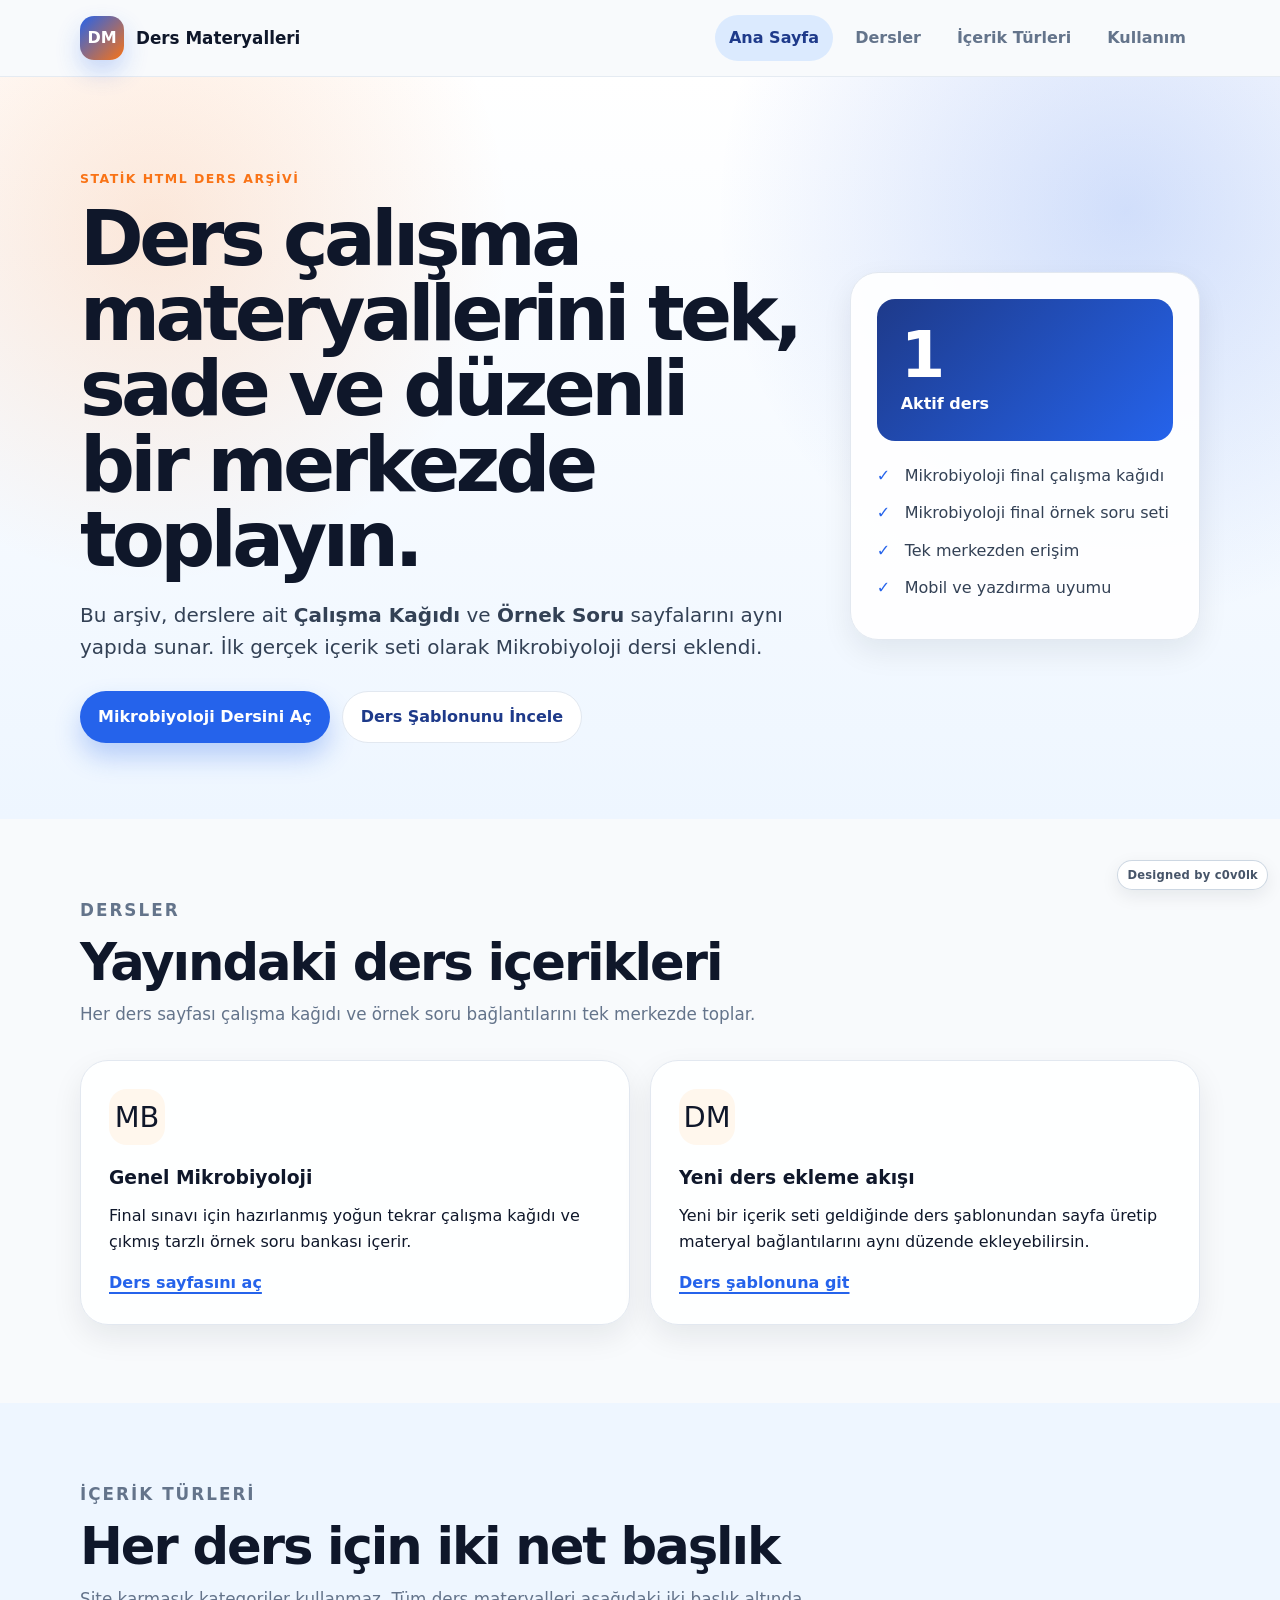
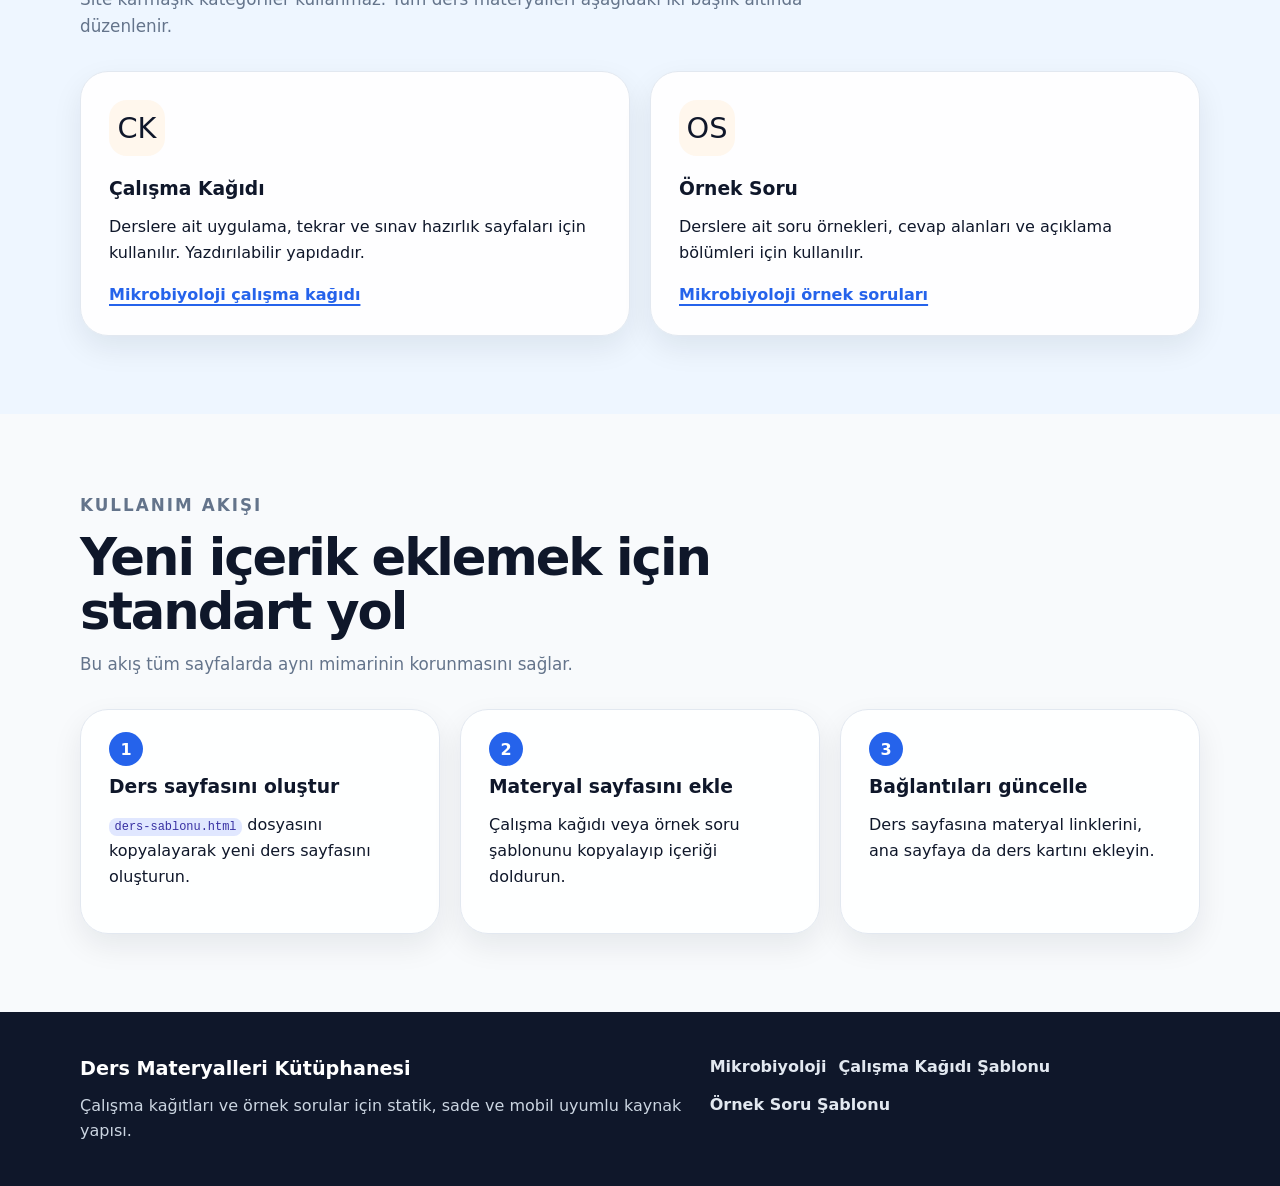
<file: index.html>
<!DOCTYPE html>
<html lang="tr">
<head>
    <meta charset="UTF-8">
    <meta name="viewport" content="width=device-width, initial-scale=1.0">
    <meta name="description" content="Çalışma kağıtları ve örnek sorular için sade, mobil uyumlu statik ders materyalleri kütüphanesi.">
    <title>Ders Materyalleri Kütüphanesi</title>
    <link rel="stylesheet" href="style.css?v=20260604-4">
</head>
<body>
    <header class="site-header">
        <div class="container nav-shell">
            <a class="brand" href="index.html" aria-label="Ders Materyalleri Kütüphanesi ana sayfa">
                <span class="brand-mark" aria-hidden="true">DM</span>
                <span class="brand-text">Ders Materyalleri</span>
            </a>
            <button class="nav-toggle" type="button" aria-expanded="false" aria-controls="site-nav">
                <span class="sr-only">Menüyü aç veya kapat</span>
                <span></span>
                <span></span>
                <span></span>
            </button>
            <nav class="site-nav" id="site-nav" aria-label="Ana menü">
                <a href="index.html" aria-current="page">Ana Sayfa</a>
                <a href="#dersler">Dersler</a>
                <a href="#icerik-turleri">İçerik Türleri</a>
                <a href="#kullanim">Kullanım</a>
            </nav>
        </div>
    </header>

    <main>
        <section class="hero">
            <div class="container hero-grid">
                <div class="hero-content">
                    <p class="eyebrow">Statik HTML ders arşivi</p>
                    <h1>Ders çalışma materyallerini tek, sade ve düzenli bir merkezde toplayın.</h1>
                    <p class="hero-lead">Bu arşiv, derslere ait <strong>Çalışma Kağıdı</strong> ve <strong>Örnek Soru</strong> sayfalarını aynı yapıda sunar. İlk gerçek içerik seti olarak Mikrobiyoloji dersi eklendi.</p>
                    <div class="hero-actions">
                        <a class="button button-primary" href="dersler/mikrobiyoloji.html">Mikrobiyoloji Dersini Aç</a>
                        <a class="button button-secondary" href="dersler/ders-sablonu.html">Ders Şablonunu İncele</a>
                    </div>
                </div>
                <aside class="hero-card" aria-label="Site kapsamı">
                    <div class="stat-card">
                        <span class="stat-number">1</span>
                        <span class="stat-label">Aktif ders</span>
                    </div>
                    <ul class="check-list">
                        <li>Mikrobiyoloji final çalışma kağıdı</li>
                        <li>Mikrobiyoloji final örnek soru seti</li>
                        <li>Tek merkezden erişim</li>
                        <li>Mobil ve yazdırma uyumu</li>
                    </ul>
                </aside>
            </div>
        </section>

        <section class="section" id="dersler">
            <div class="container">
                <div class="section-heading">
                    <p class="eyebrow">Dersler</p>
                    <h2>Yayındaki ders içerikleri</h2>
                    <p>Her ders sayfası çalışma kağıdı ve örnek soru bağlantılarını tek merkezde toplar.</p>
                </div>

                <div class="card-grid two-columns">
                    <article class="feature-card">
                        <span class="card-icon" aria-hidden="true">MB</span>
                        <h3>Genel Mikrobiyoloji</h3>
                        <p>Final sınavı için hazırlanmış yoğun tekrar çalışma kağıdı ve çıkmış tarzlı örnek soru bankası içerir.</p>
                        <a class="text-link" href="dersler/mikrobiyoloji.html">Ders sayfasını aç</a>
                    </article>
                    <article class="feature-card">
                        <span class="card-icon" aria-hidden="true">DM</span>
                        <h3>Yeni ders ekleme akışı</h3>
                        <p>Yeni bir içerik seti geldiğinde ders şablonundan sayfa üretip materyal bağlantılarını aynı düzende ekleyebilirsin.</p>
                        <a class="text-link" href="dersler/ders-sablonu.html">Ders şablonuna git</a>
                    </article>
                </div>
            </div>
        </section>

        <section class="section section-muted" id="icerik-turleri">
            <div class="container">
                <div class="section-heading">
                    <p class="eyebrow">İçerik türleri</p>
                    <h2>Her ders için iki net başlık</h2>
                    <p>Site karmaşık kategoriler kullanmaz. Tüm ders materyalleri aşağıdaki iki başlık altında düzenlenir.</p>
                </div>

                <div class="card-grid two-columns">
                    <article class="feature-card">
                        <span class="card-icon" aria-hidden="true">CK</span>
                        <h3>Çalışma Kağıdı</h3>
                        <p>Derslere ait uygulama, tekrar ve sınav hazırlık sayfaları için kullanılır. Yazdırılabilir yapıdadır.</p>
                        <a class="text-link" href="calisma-kagitlari/mikrobiyoloji-final-calisma-kagidi.html">Mikrobiyoloji çalışma kağıdı</a>
                    </article>
                    <article class="feature-card">
                        <span class="card-icon" aria-hidden="true">OS</span>
                        <h3>Örnek Soru</h3>
                        <p>Derslere ait soru örnekleri, cevap alanları ve açıklama bölümleri için kullanılır.</p>
                        <a class="text-link" href="ornek-sorular/mikrobiyoloji-final-ornek-sorular.html">Mikrobiyoloji örnek soruları</a>
                    </article>
                </div>
            </div>
        </section>

        <section class="section" id="kullanim">
            <div class="container">
                <div class="section-heading">
                    <p class="eyebrow">Kullanım akışı</p>
                    <h2>Yeni içerik eklemek için standart yol</h2>
                    <p>Bu akış tüm sayfalarda aynı mimarinin korunmasını sağlar.</p>
                </div>

                <div class="steps-grid">
                    <article class="step-card">
                        <span class="step-number">1</span>
                        <h3>Ders sayfasını oluştur</h3>
                        <p><code>ders-sablonu.html</code> dosyasını kopyalayarak yeni ders sayfasını oluşturun.</p>
                    </article>
                    <article class="step-card">
                        <span class="step-number">2</span>
                        <h3>Materyal sayfasını ekle</h3>
                        <p>Çalışma kağıdı veya örnek soru şablonunu kopyalayıp içeriği doldurun.</p>
                    </article>
                    <article class="step-card">
                        <span class="step-number">3</span>
                        <h3>Bağlantıları güncelle</h3>
                        <p>Ders sayfasına materyal linklerini, ana sayfaya da ders kartını ekleyin.</p>
                    </article>
                </div>
            </div>
        </section>
    </main>

    <footer class="site-footer">
        <div class="container footer-grid">
            <div>
                <h2>Ders Materyalleri Kütüphanesi</h2>
                <p>Çalışma kağıtları ve örnek sorular için statik, sade ve mobil uyumlu kaynak yapısı.</p>
            </div>
            <nav aria-label="Alt menü">
                <a href="dersler/mikrobiyoloji.html">Mikrobiyoloji</a>
                <a href="calisma-kagitlari/calisma-kagidi-sablonu.html">Çalışma Kağıdı Şablonu</a>
                <a href="ornek-sorular/ornek-soru-sablonu.html">Örnek Soru Şablonu</a>
            </nav>
        </div>
    </footer>

    <script src="script.js?v=20260604-4"></script>
</body>
</html>
</file>
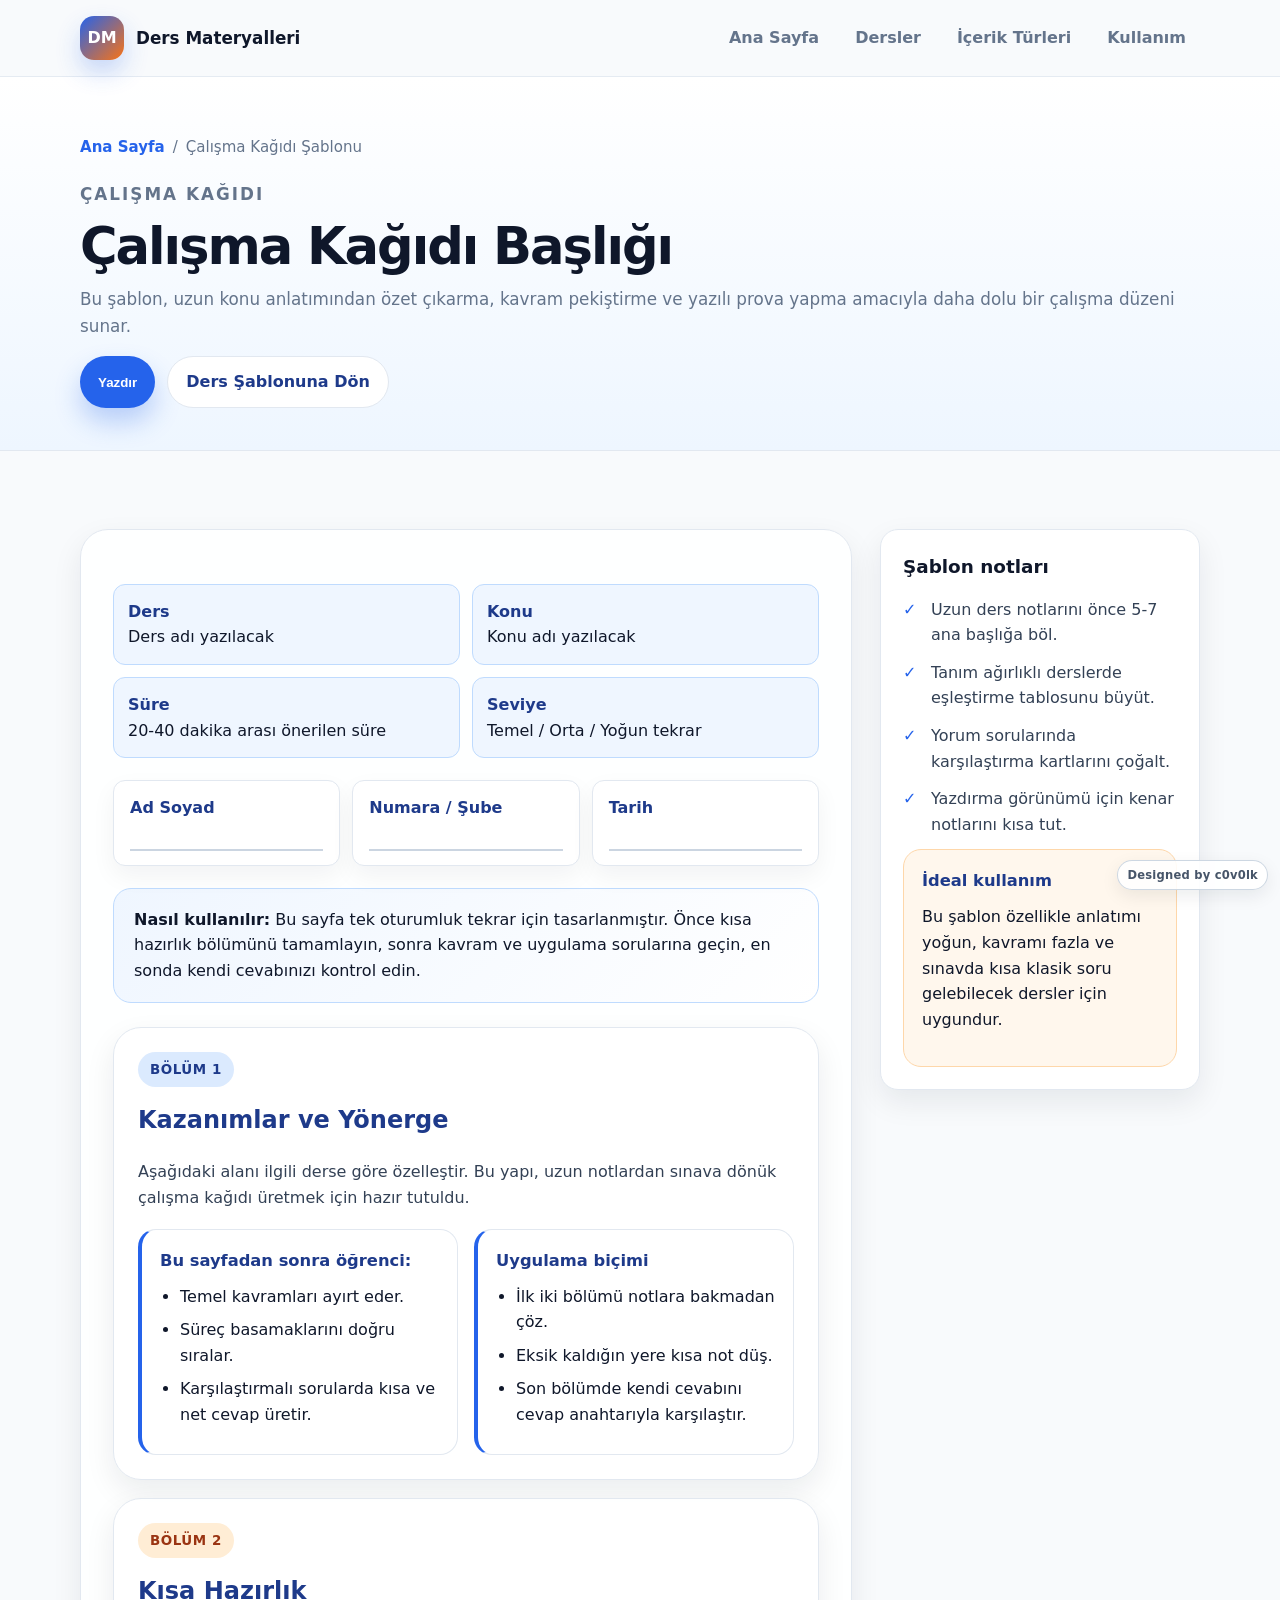
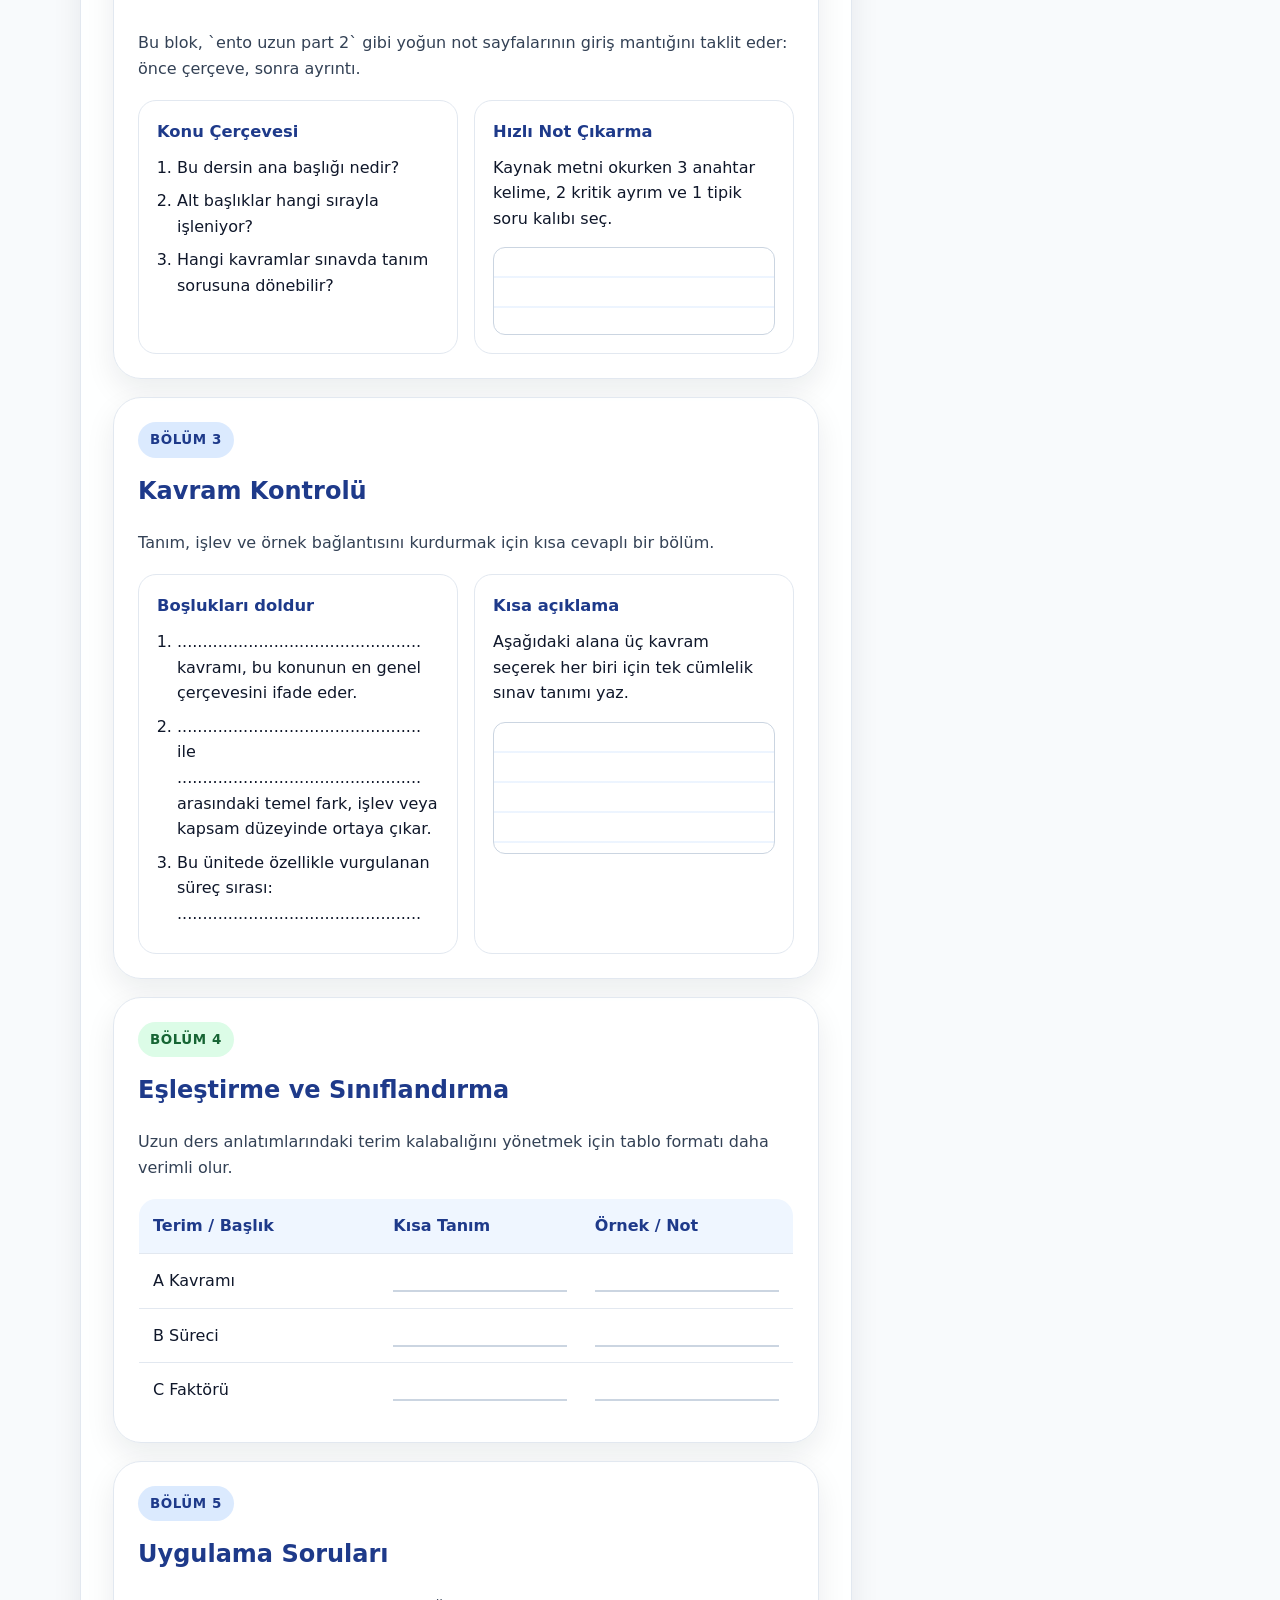
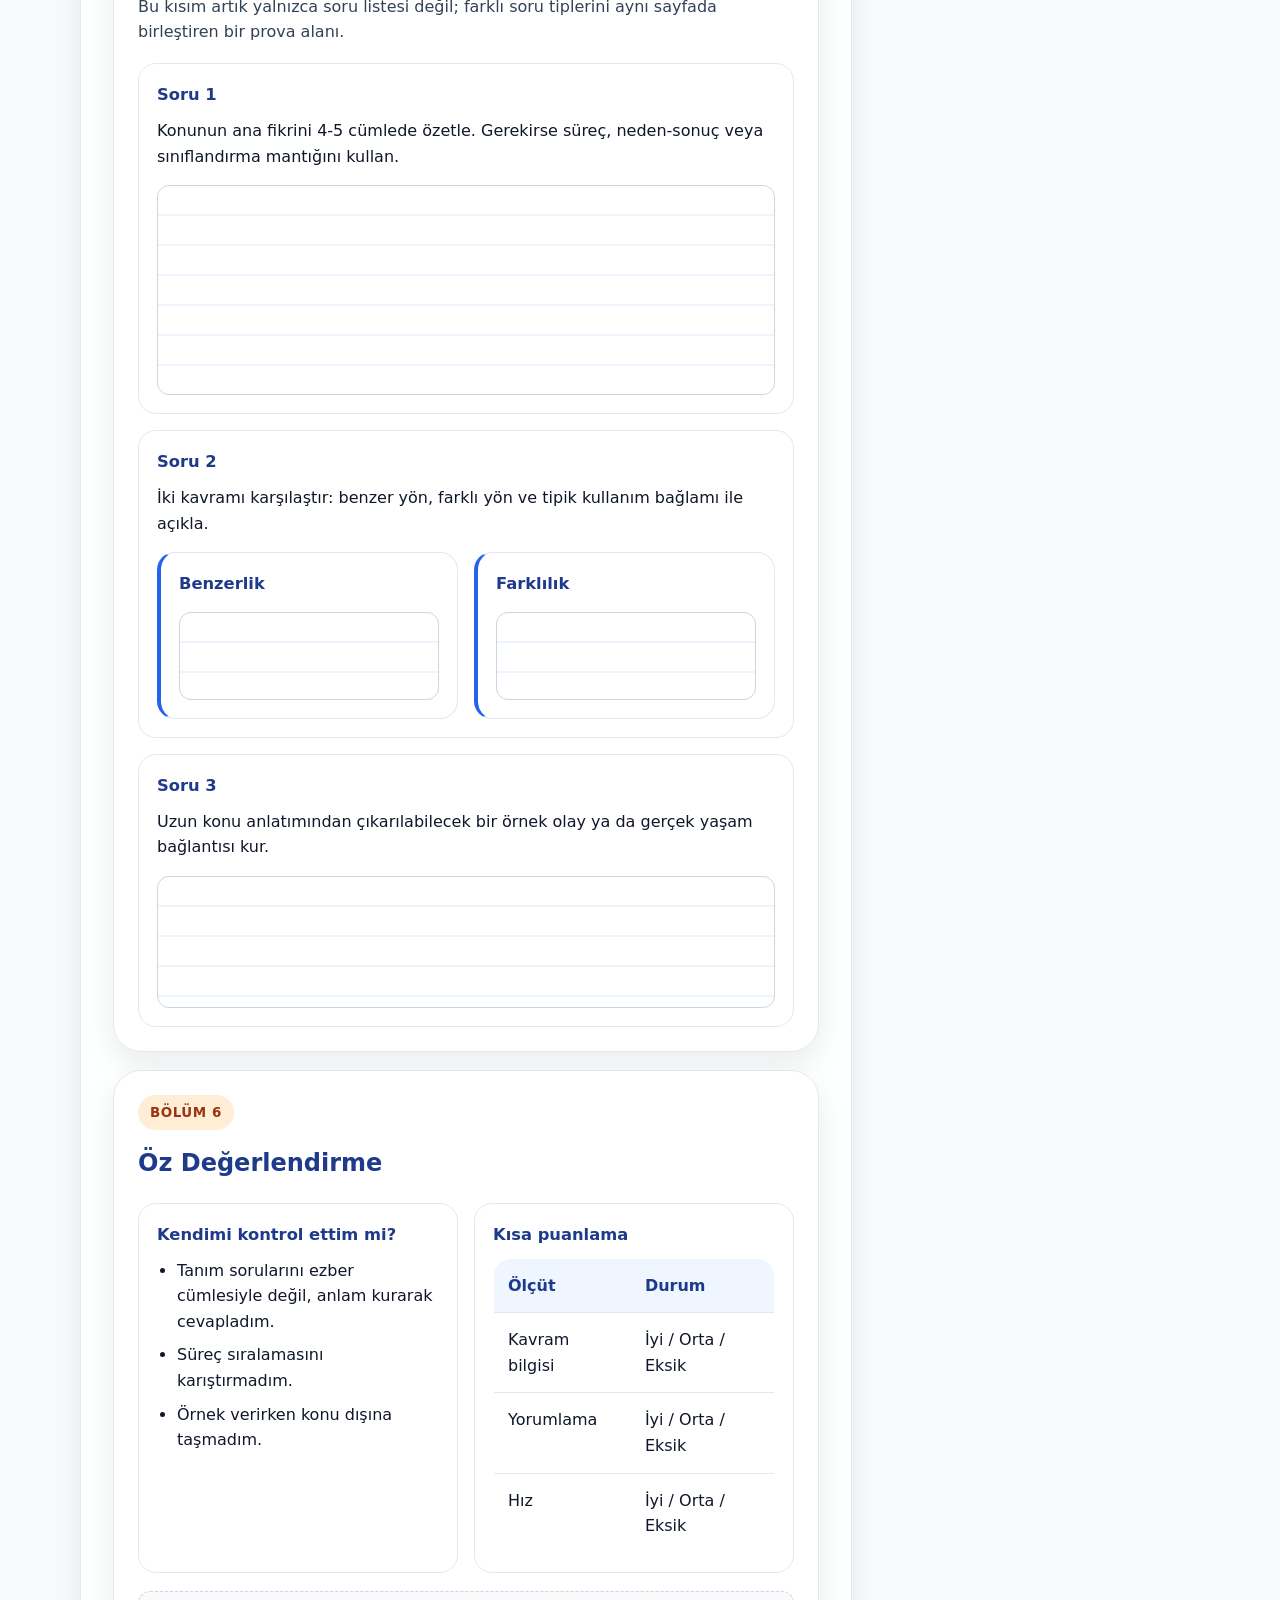
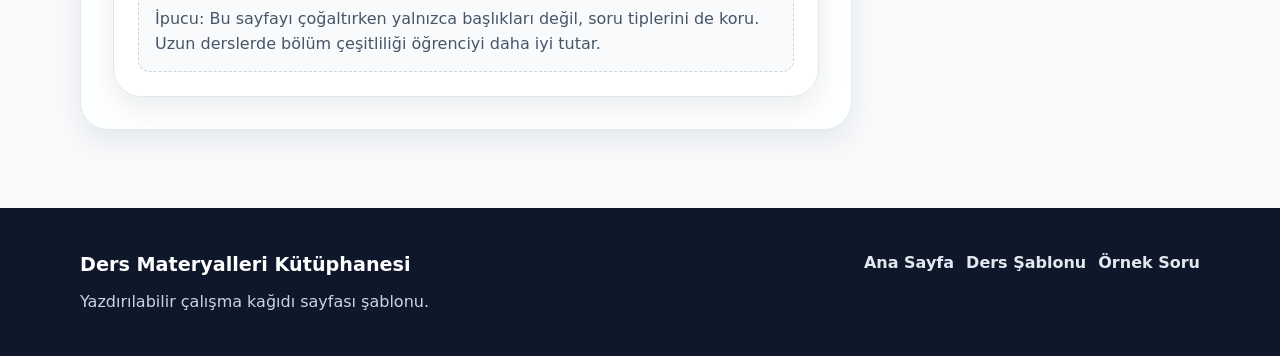
<file: calisma-kagitlari/calisma-kagidi-sablonu.html>
<!DOCTYPE html>
<html lang="tr">
<head>
    <meta charset="UTF-8">
    <meta name="viewport" content="width=device-width, initial-scale=1.0">
    <meta name="description" content="Yazdırılabilir ve doldurulabilir çalışma kağıdı sayfaları için gelişmiş statik HTML şablonu.">
    <title>Çalışma Kağıdı Şablonu | Ders Materyalleri Kütüphanesi</title>
    <link rel="stylesheet" href="../style.css?v=20260604-4">
</head>
<body>
    <header class="site-header">
        <div class="container nav-shell">
            <a class="brand" href="../index.html" aria-label="Ders Materyalleri Kütüphanesi ana sayfa">
                <span class="brand-mark" aria-hidden="true">DM</span>
                <span class="brand-text">Ders Materyalleri</span>
            </a>
            <button class="nav-toggle" type="button" aria-expanded="false" aria-controls="site-nav">
                <span class="sr-only">Menüyü aç veya kapat</span>
                <span></span>
                <span></span>
                <span></span>
            </button>
            <nav class="site-nav" id="site-nav" aria-label="Ana menü">
                <a href="../index.html">Ana Sayfa</a>
                <a href="../index.html#dersler">Dersler</a>
                <a href="../index.html#icerik-turleri">İçerik Türleri</a>
                <a href="../index.html#kullanim">Kullanım</a>
            </nav>
        </div>
    </header>

    <main>
        <section class="page-hero">
            <div class="container page-header">
                <nav class="breadcrumb" aria-label="Sayfa yolu">
                    <a href="../index.html">Ana Sayfa</a>
                    <span>/</span>
                    <span>Çalışma Kağıdı Şablonu</span>
                </nav>
                <p class="eyebrow">Çalışma kağıdı</p>
                <h1>Çalışma Kağıdı Başlığı</h1>
                <p>Bu şablon, uzun konu anlatımından özet çıkarma, kavram pekiştirme ve yazılı prova yapma amacıyla daha dolu bir çalışma düzeni sunar.</p>
                <div class="action-row">
                    <button class="button button-primary" type="button" onclick="window.print()">Yazdır</button>
                    <a class="button button-secondary" href="../dersler/ders-sablonu.html">Ders Şablonuna Dön</a>
                </div>
            </div>
        </section>

        <section class="section">
            <div class="container page-layout">
                <article class="page-card">
                    <div class="meta-grid" aria-label="Çalışma kağıdı bilgileri">
                        <div class="meta-item"><strong>Ders</strong> Ders adı yazılacak</div>
                        <div class="meta-item"><strong>Konu</strong> Konu adı yazılacak</div>
                        <div class="meta-item"><strong>Süre</strong> 20-40 dakika arası önerilen süre</div>
                        <div class="meta-item"><strong>Seviye</strong> Temel / Orta / Yoğun tekrar</div>
                    </div>

                    <div class="sheet-student-row" aria-label="Öğrenci bilgi alanı">
                        <div class="line-field">
                            <strong>Ad Soyad</strong>
                            <span class="line-value"></span>
                        </div>
                        <div class="line-field">
                            <strong>Numara / Şube</strong>
                            <span class="line-value"></span>
                        </div>
                        <div class="line-field">
                            <strong>Tarih</strong>
                            <span class="line-value"></span>
                        </div>
                    </div>

                    <div class="sheet-topline">
                        <strong>Nasıl kullanılır:</strong> Bu sayfa tek oturumluk tekrar için tasarlanmıştır. Önce kısa hazırlık bölümünü tamamlayın, sonra kavram ve uygulama sorularına geçin, en sonda kendi cevabınızı kontrol edin.
                    </div>

                    <div class="worksheet-box">
                        <span class="section-badge">Bölüm 1</span>
                        <h2>Kazanımlar ve Yönerge</h2>
                        <p class="section-intro">Aşağıdaki alanı ilgili derse göre özelleştir. Bu yapı, uzun notlardan sınava dönük çalışma kağıdı üretmek için hazır tutuldu.</p>
                        <div class="info-grid">
                            <div class="info-card">
                                <h3>Bu sayfadan sonra öğrenci:</h3>
                                <ul class="plain-list">
                                    <li>Temel kavramları ayırt eder.</li>
                                    <li>Süreç basamaklarını doğru sıralar.</li>
                                    <li>Karşılaştırmalı sorularda kısa ve net cevap üretir.</li>
                                </ul>
                            </div>
                            <div class="info-card">
                                <h3>Uygulama biçimi</h3>
                                <ul class="plain-list">
                                    <li>İlk iki bölümü notlara bakmadan çöz.</li>
                                    <li>Eksik kaldığın yere kısa not düş.</li>
                                    <li>Son bölümde kendi cevabını cevap anahtarıyla karşılaştır.</li>
                                </ul>
                            </div>
                        </div>
                    </div>

                    <div class="worksheet-box">
                        <span class="section-badge warm">Bölüm 2</span>
                        <h2>Kısa Hazırlık</h2>
                        <p class="section-intro">Bu blok, `ento uzun part 2` gibi yoğun not sayfalarının giriş mantığını taklit eder: önce çerçeve, sonra ayrıntı.</p>
                        <div class="prompt-grid">
                            <div class="prompt-card">
                                <h3>Konu Çerçevesi</h3>
                                <ol class="prompt-list">
                                    <li>Bu dersin ana başlığı nedir?</li>
                                    <li>Alt başlıklar hangi sırayla işleniyor?</li>
                                    <li>Hangi kavramlar sınavda tanım sorusuna dönebilir?</li>
                                </ol>
                            </div>
                            <div class="prompt-card">
                                <h3>Hızlı Not Çıkarma</h3>
                                <p>Kaynak metni okurken 3 anahtar kelime, 2 kritik ayrım ve 1 tipik soru kalıbı seç.</p>
                                <div class="lined-area compact" aria-label="Hızlı not alanı"></div>
                            </div>
                        </div>
                    </div>

                    <div class="worksheet-box">
                        <span class="section-badge">Bölüm 3</span>
                        <h2>Kavram Kontrolü</h2>
                        <p class="section-intro">Tanım, işlev ve örnek bağlantısını kurdurmak için kısa cevaplı bir bölüm.</p>
                        <div class="prompt-grid">
                            <div class="prompt-card">
                                <h3>Boşlukları doldur</h3>
                                <ol class="prompt-list">
                                    <li>................................................ kavramı, bu konunun en genel çerçevesini ifade eder.</li>
                                    <li>................................................ ile ................................................ arasındaki temel fark, işlev veya kapsam düzeyinde ortaya çıkar.</li>
                                    <li>Bu ünitede özellikle vurgulanan süreç sırası: ................................................</li>
                                </ol>
                            </div>
                            <div class="prompt-card">
                                <h3>Kısa açıklama</h3>
                                <p>Aşağıdaki alana üç kavram seçerek her biri için tek cümlelik sınav tanımı yaz.</p>
                                <div class="lined-area" aria-label="Kısa açıklama alanı"></div>
                            </div>
                        </div>
                    </div>

                    <div class="worksheet-box">
                        <span class="section-badge success">Bölüm 4</span>
                        <h2>Eşleştirme ve Sınıflandırma</h2>
                        <p class="section-intro">Uzun ders anlatımlarındaki terim kalabalığını yönetmek için tablo formatı daha verimli olur.</p>
                        <table class="worksheet-table" aria-label="Eşleştirme tablosu">
                            <thead>
                                <tr>
                                    <th>Terim / Başlık</th>
                                    <th>Kısa Tanım</th>
                                    <th>Örnek / Not</th>
                                </tr>
                            </thead>
                            <tbody>
                                <tr>
                                    <td>A Kavramı</td>
                                    <td><span class="cell-line"></span></td>
                                    <td><span class="cell-line"></span></td>
                                </tr>
                                <tr>
                                    <td>B Süreci</td>
                                    <td><span class="cell-line"></span></td>
                                    <td><span class="cell-line"></span></td>
                                </tr>
                                <tr>
                                    <td>C Faktörü</td>
                                    <td><span class="cell-line"></span></td>
                                    <td><span class="cell-line"></span></td>
                                </tr>
                            </tbody>
                        </table>
                    </div>

                    <div class="worksheet-box">
                        <span class="section-badge">Bölüm 5</span>
                        <h2>Uygulama Soruları</h2>
                        <p class="section-intro">Bu kısım artık yalnızca soru listesi değil; farklı soru tiplerini aynı sayfada birleştiren bir prova alanı.</p>
                        <div class="compare-grid">
                            <div class="compare-card">
                                <h3>Soru 1</h3>
                                <p>Konunun ana fikrini 4-5 cümlede özetle. Gerekirse süreç, neden-sonuç veya sınıflandırma mantığını kullan.</p>
                                <div class="lined-area tall" aria-label="Soru 1 cevap alanı"></div>
                            </div>
                            <div class="compare-card">
                                <h3>Soru 2</h3>
                                <p>İki kavramı karşılaştır: benzer yön, farklı yön ve tipik kullanım bağlamı ile açıkla.</p>
                                <div class="info-grid">
                                    <div class="info-card">
                                        <h3>Benzerlik</h3>
                                        <div class="lined-area compact" aria-label="Benzerlik alanı"></div>
                                    </div>
                                    <div class="info-card">
                                        <h3>Farklılık</h3>
                                        <div class="lined-area compact" aria-label="Farklılık alanı"></div>
                                    </div>
                                </div>
                            </div>
                            <div class="compare-card">
                                <h3>Soru 3</h3>
                                <p>Uzun konu anlatımından çıkarılabilecek bir örnek olay ya da gerçek yaşam bağlantısı kur.</p>
                                <div class="lined-area" aria-label="Soru 3 cevap alanı"></div>
                            </div>
                        </div>
                    </div>

                    <div class="worksheet-box">
                        <span class="section-badge warm">Bölüm 6</span>
                        <h2>Öz Değerlendirme</h2>
                        <div class="checklist-grid">
                            <div class="checklist-item">
                                <h3>Kendimi kontrol ettim mi?</h3>
                                <ul class="plain-list">
                                    <li>Tanım sorularını ezber cümlesiyle değil, anlam kurarak cevapladım.</li>
                                    <li>Süreç sıralamasını karıştırmadım.</li>
                                    <li>Örnek verirken konu dışına taşmadım.</li>
                                </ul>
                            </div>
                            <div class="rubric-card">
                                <h3>Kısa puanlama</h3>
                                <table class="answer-table" aria-label="Öz değerlendirme tablosu">
                                    <thead>
                                        <tr>
                                            <th>Ölçüt</th>
                                            <th>Durum</th>
                                        </tr>
                                    </thead>
                                    <tbody>
                                        <tr>
                                            <td>Kavram bilgisi</td>
                                            <td>İyi / Orta / Eksik</td>
                                        </tr>
                                        <tr>
                                            <td>Yorumlama</td>
                                            <td>İyi / Orta / Eksik</td>
                                        </tr>
                                        <tr>
                                            <td>Hız</td>
                                            <td>İyi / Orta / Eksik</td>
                                        </tr>
                                    </tbody>
                                </table>
                            </div>
                        </div>
                        <div class="print-note">İpucu: Bu sayfayı çoğaltırken yalnızca başlıkları değil, soru tiplerini de koru. Uzun derslerde bölüm çeşitliliği öğrenciyi daha iyi tutar.</div>
                    </div>
                </article>

                <aside class="sidebar-card">
                    <h2>Şablon notları</h2>
                    <ul class="template-list">
                        <li>Uzun ders notlarını önce 5-7 ana başlığa böl.</li>
                        <li>Tanım ağırlıklı derslerde eşleştirme tablosunu büyüt.</li>
                        <li>Yorum sorularında karşılaştırma kartlarını çoğalt.</li>
                        <li>Yazdırma görünümü için kenar notlarını kısa tut.</li>
                    </ul>
                    <div class="mini-note">
                        <h3>İdeal kullanım</h3>
                        <p>Bu şablon özellikle anlatımı yoğun, kavramı fazla ve sınavda kısa klasik soru gelebilecek dersler için uygundur.</p>
                    </div>
                </aside>
            </div>
        </section>
    </main>

    <footer class="site-footer">
        <div class="container footer-grid">
            <div>
                <h2>Ders Materyalleri Kütüphanesi</h2>
                <p>Yazdırılabilir çalışma kağıdı sayfası şablonu.</p>
            </div>
            <nav aria-label="Alt menü">
                <a href="../index.html">Ana Sayfa</a>
                <a href="../dersler/ders-sablonu.html">Ders Şablonu</a>
                <a href="../ornek-sorular/ornek-soru-sablonu.html">Örnek Soru</a>
            </nav>
        </div>
    </footer>

    <script src="../script.js?v=20260604-4"></script>
</body>
</html>
</file>
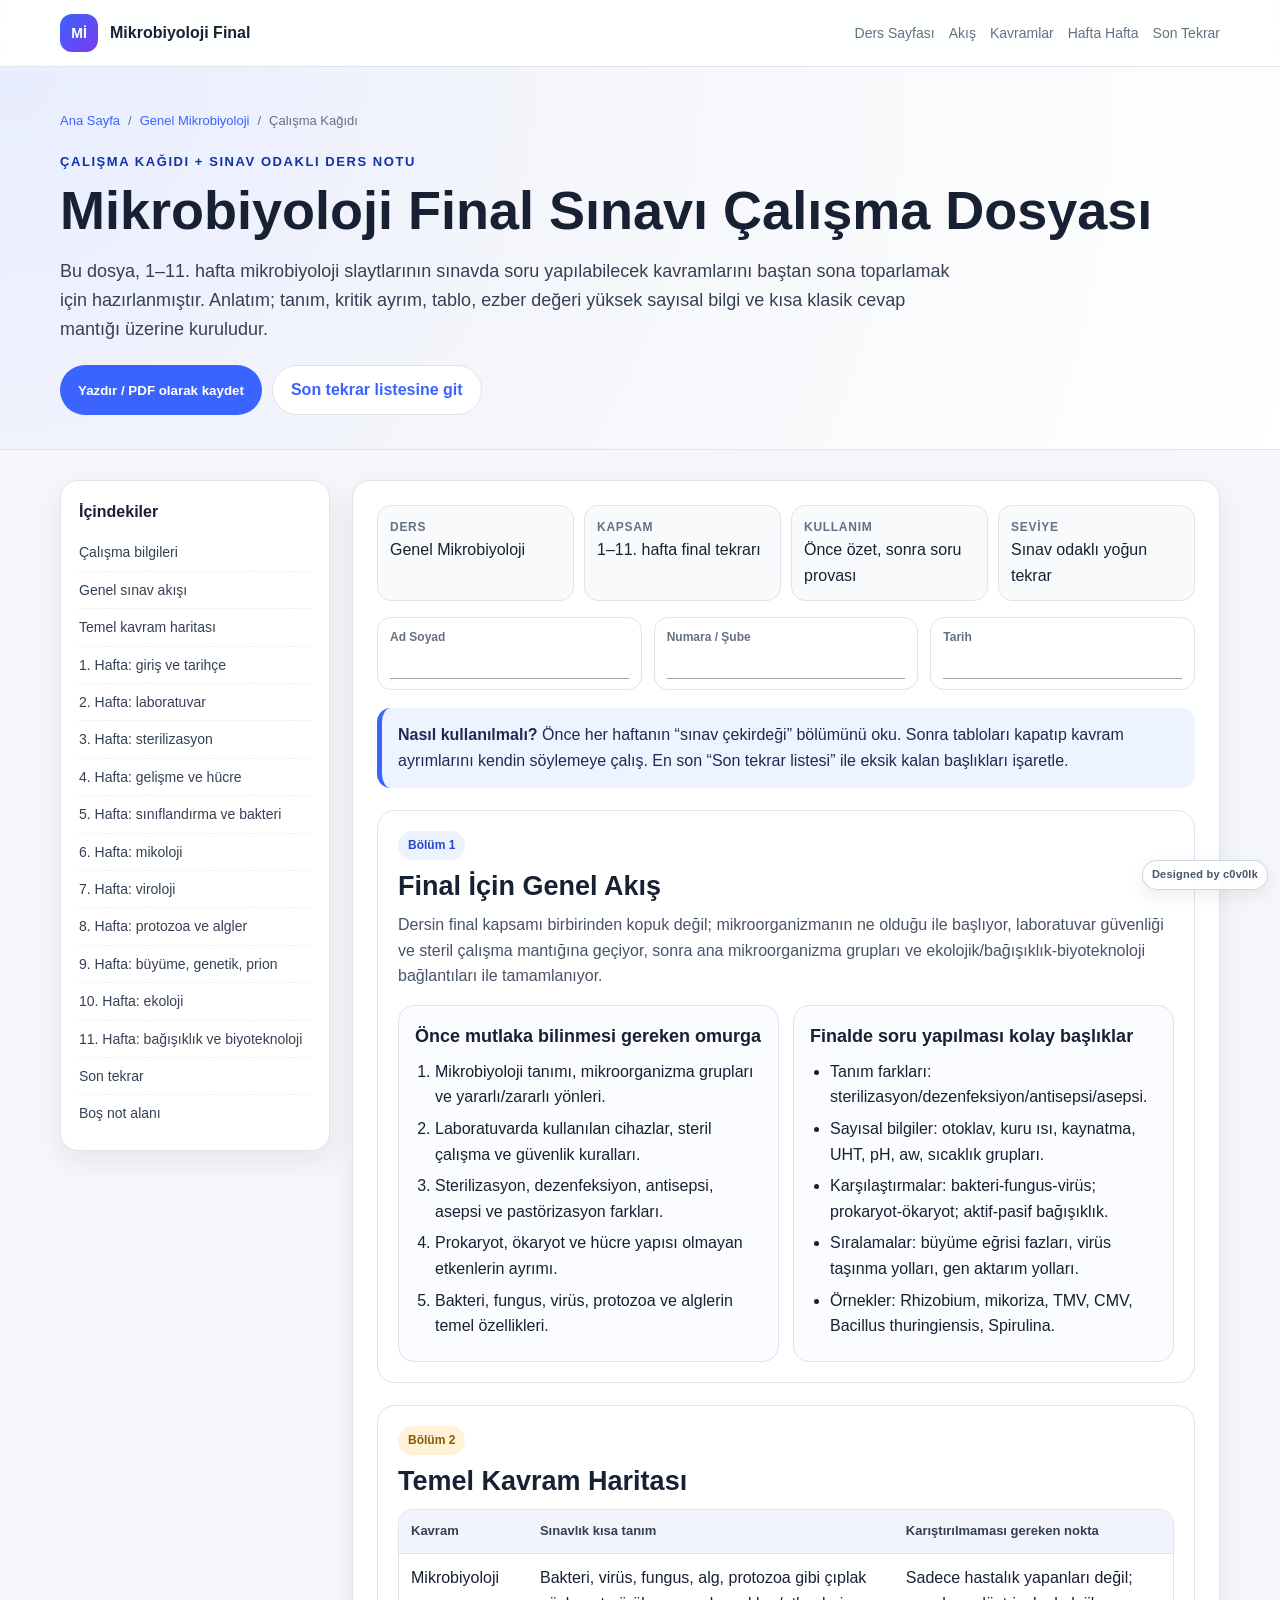
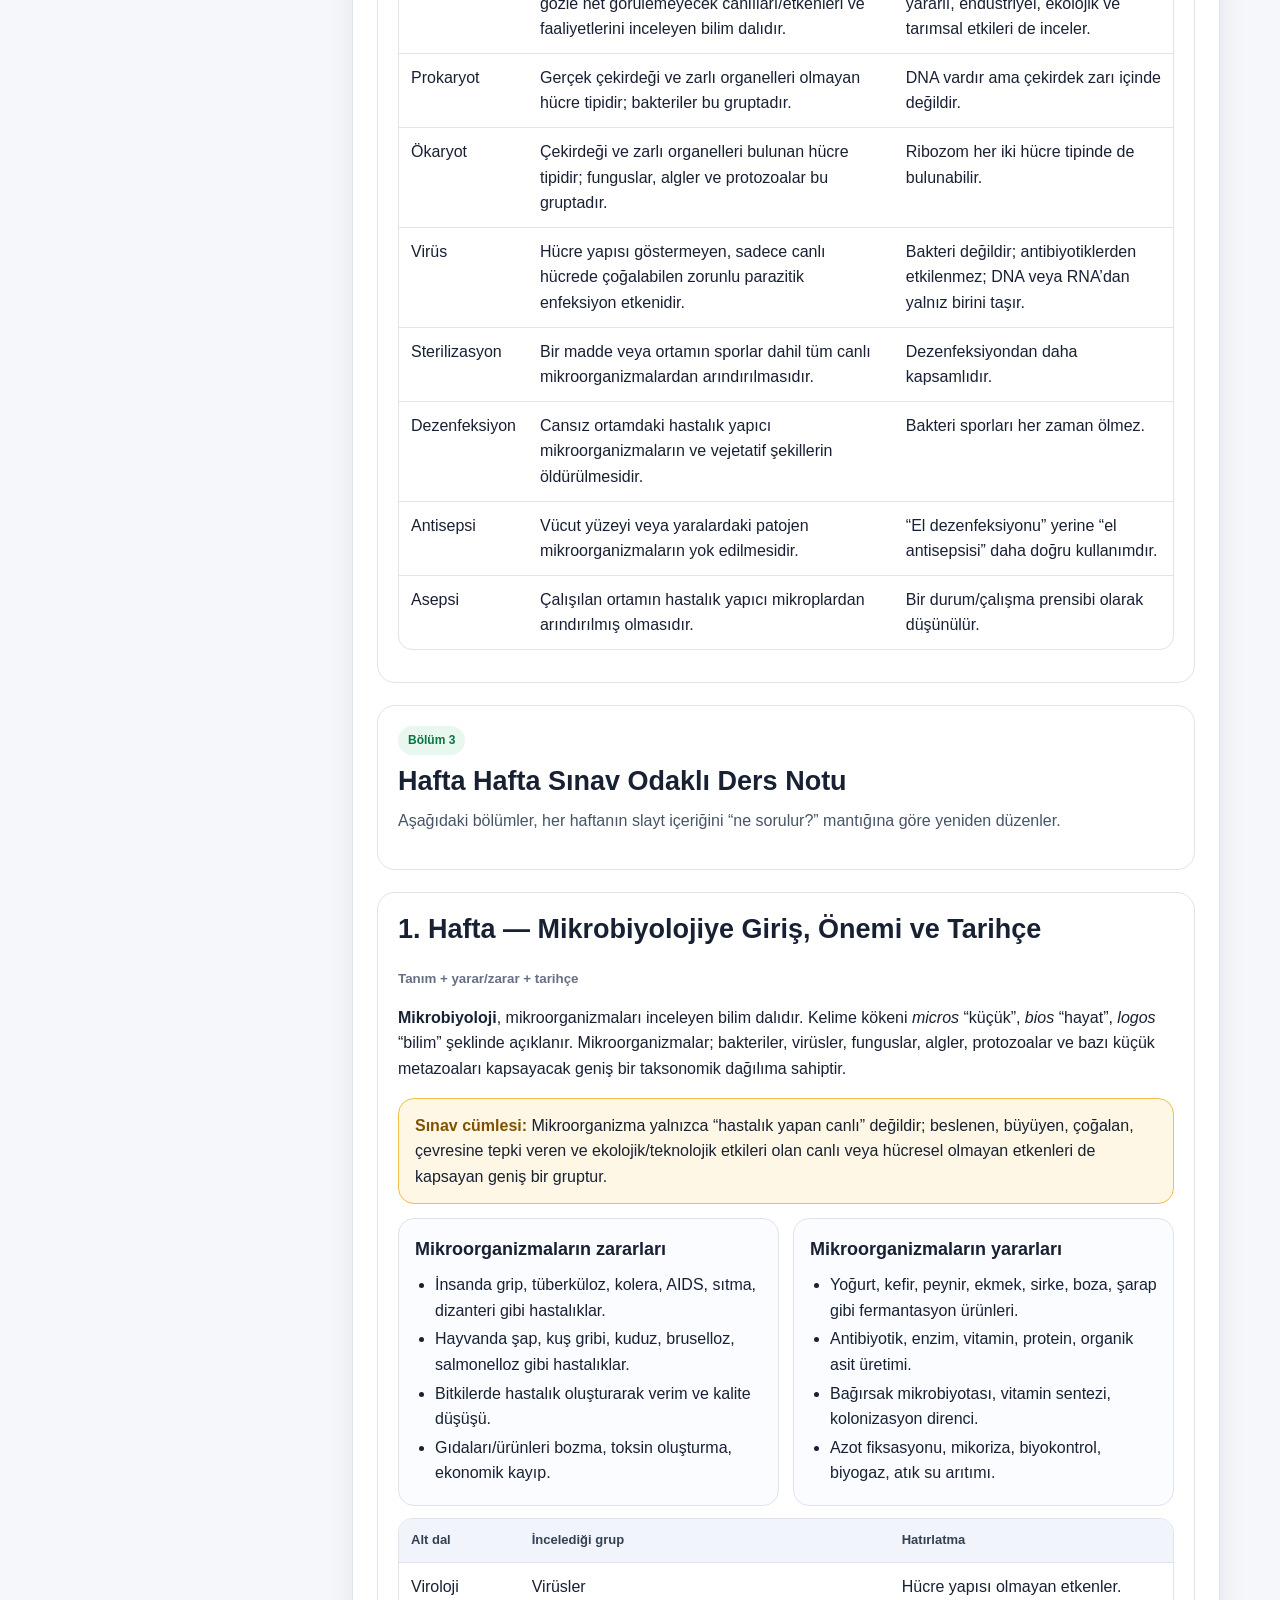
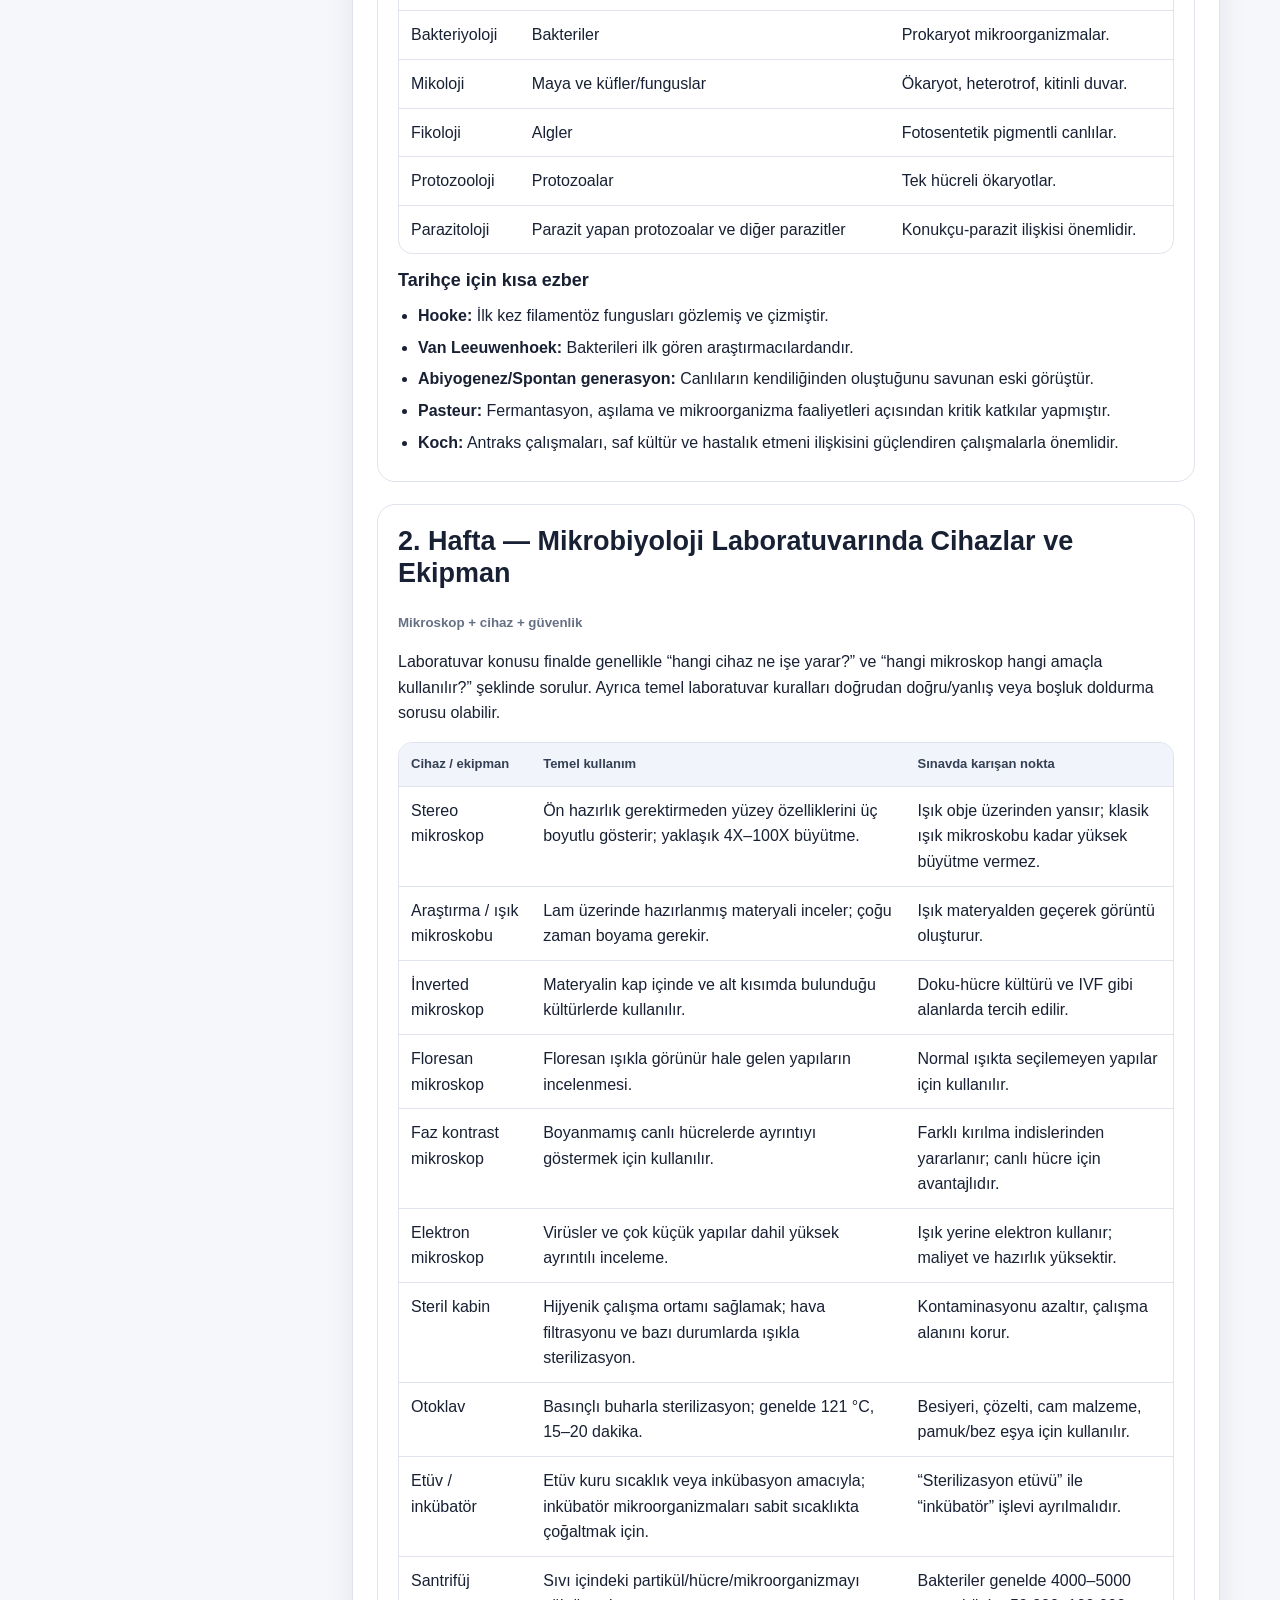
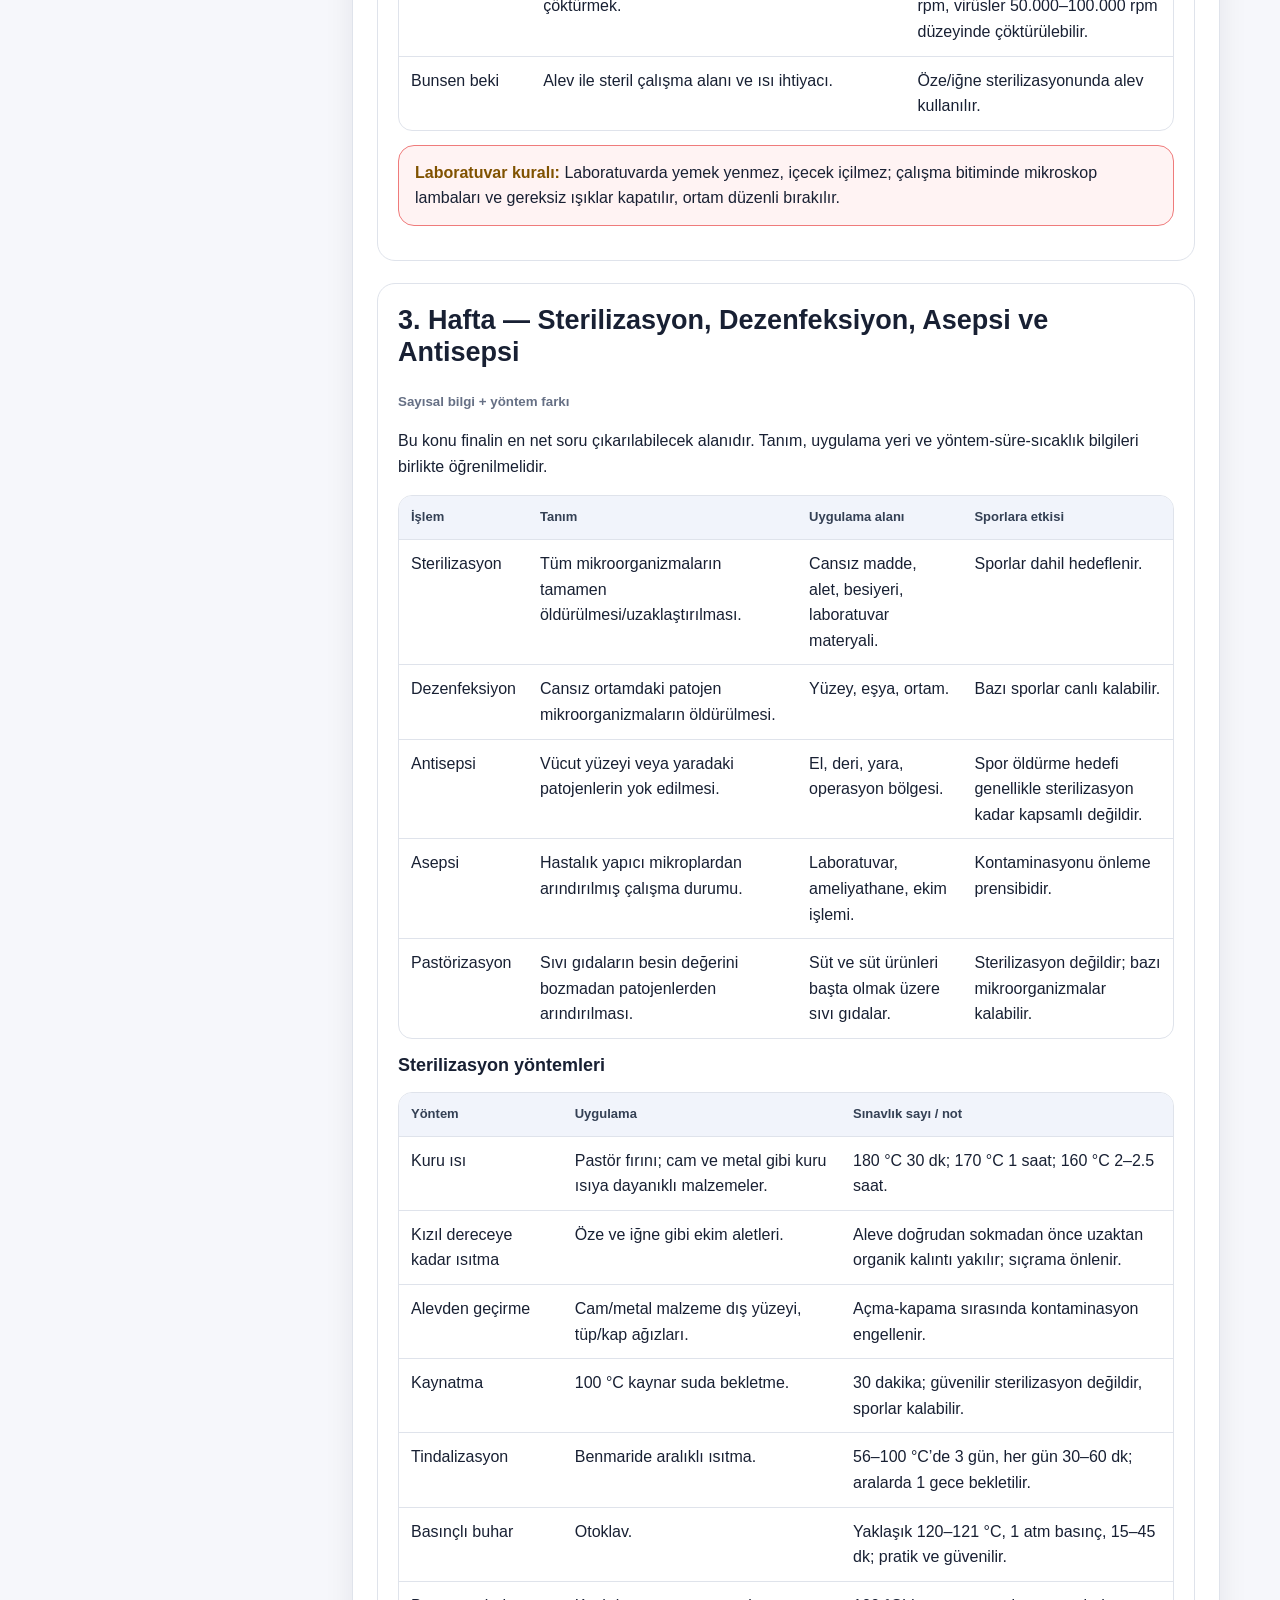
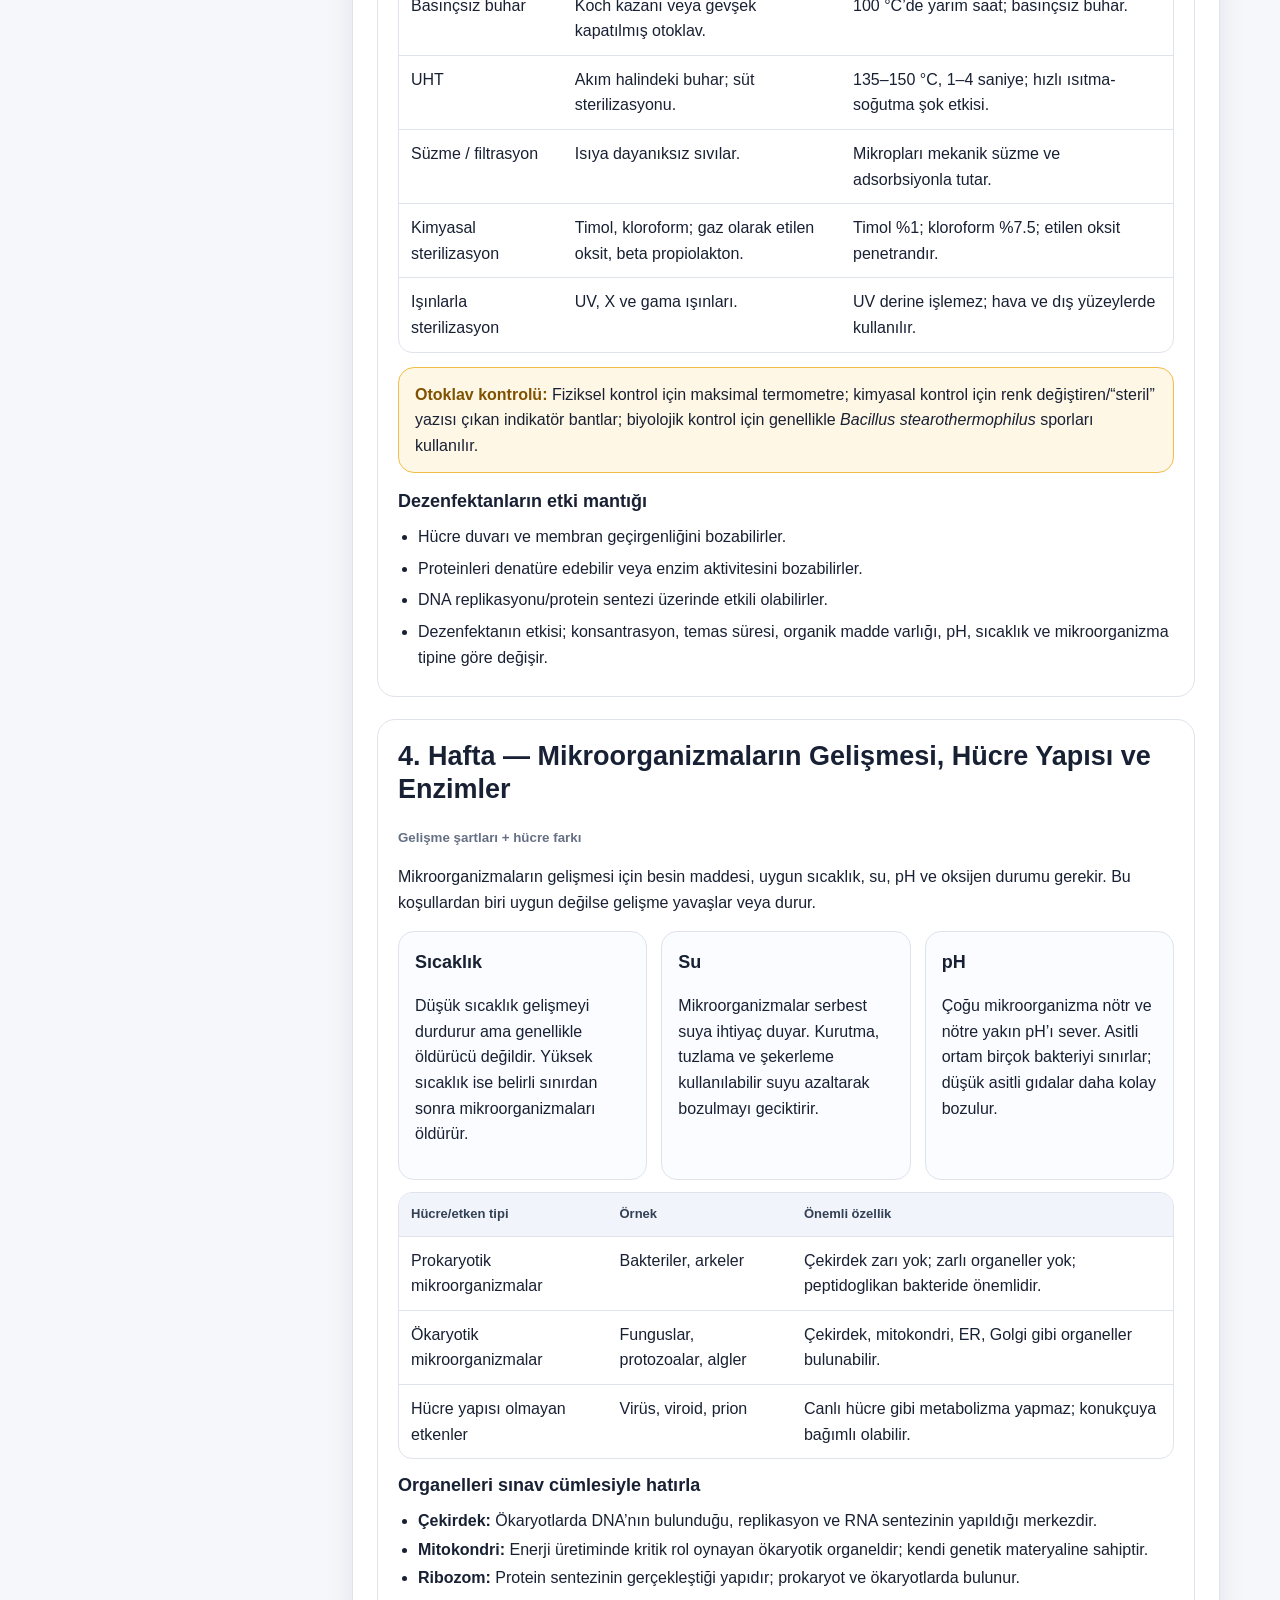
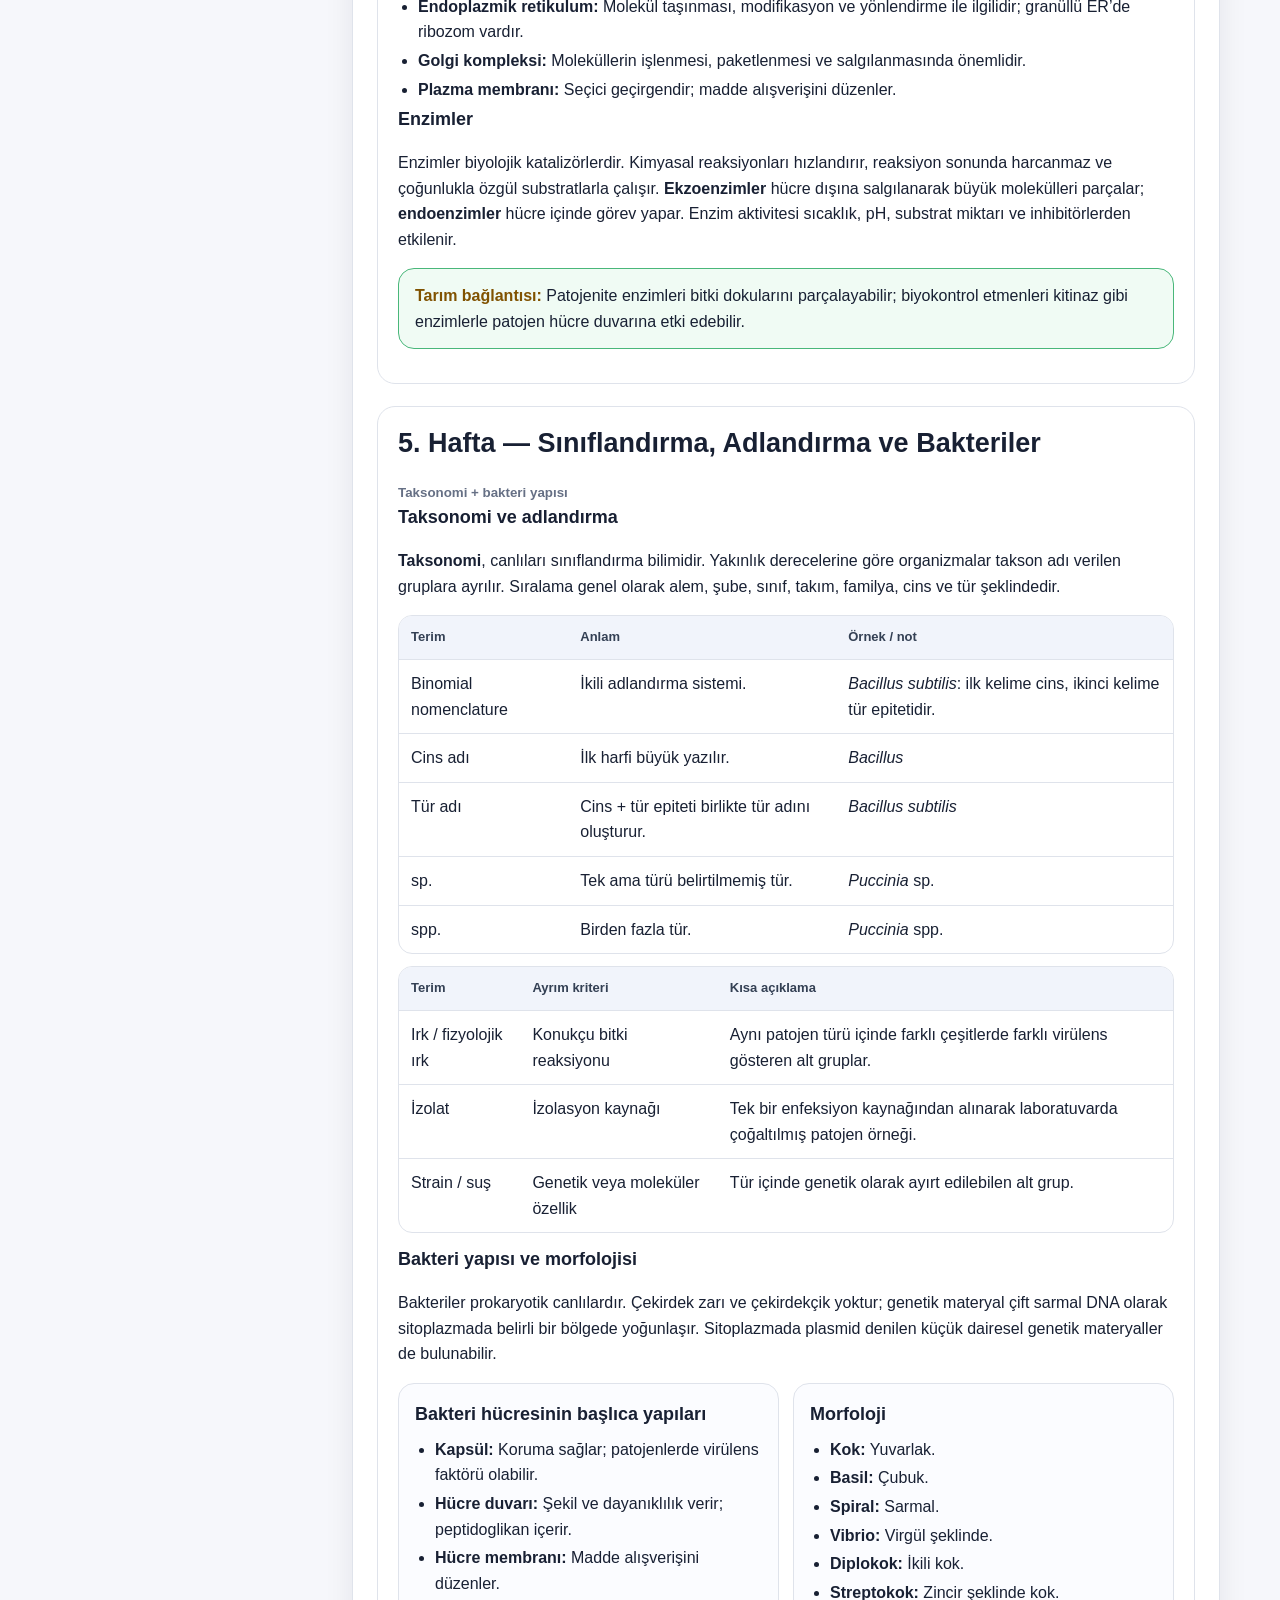
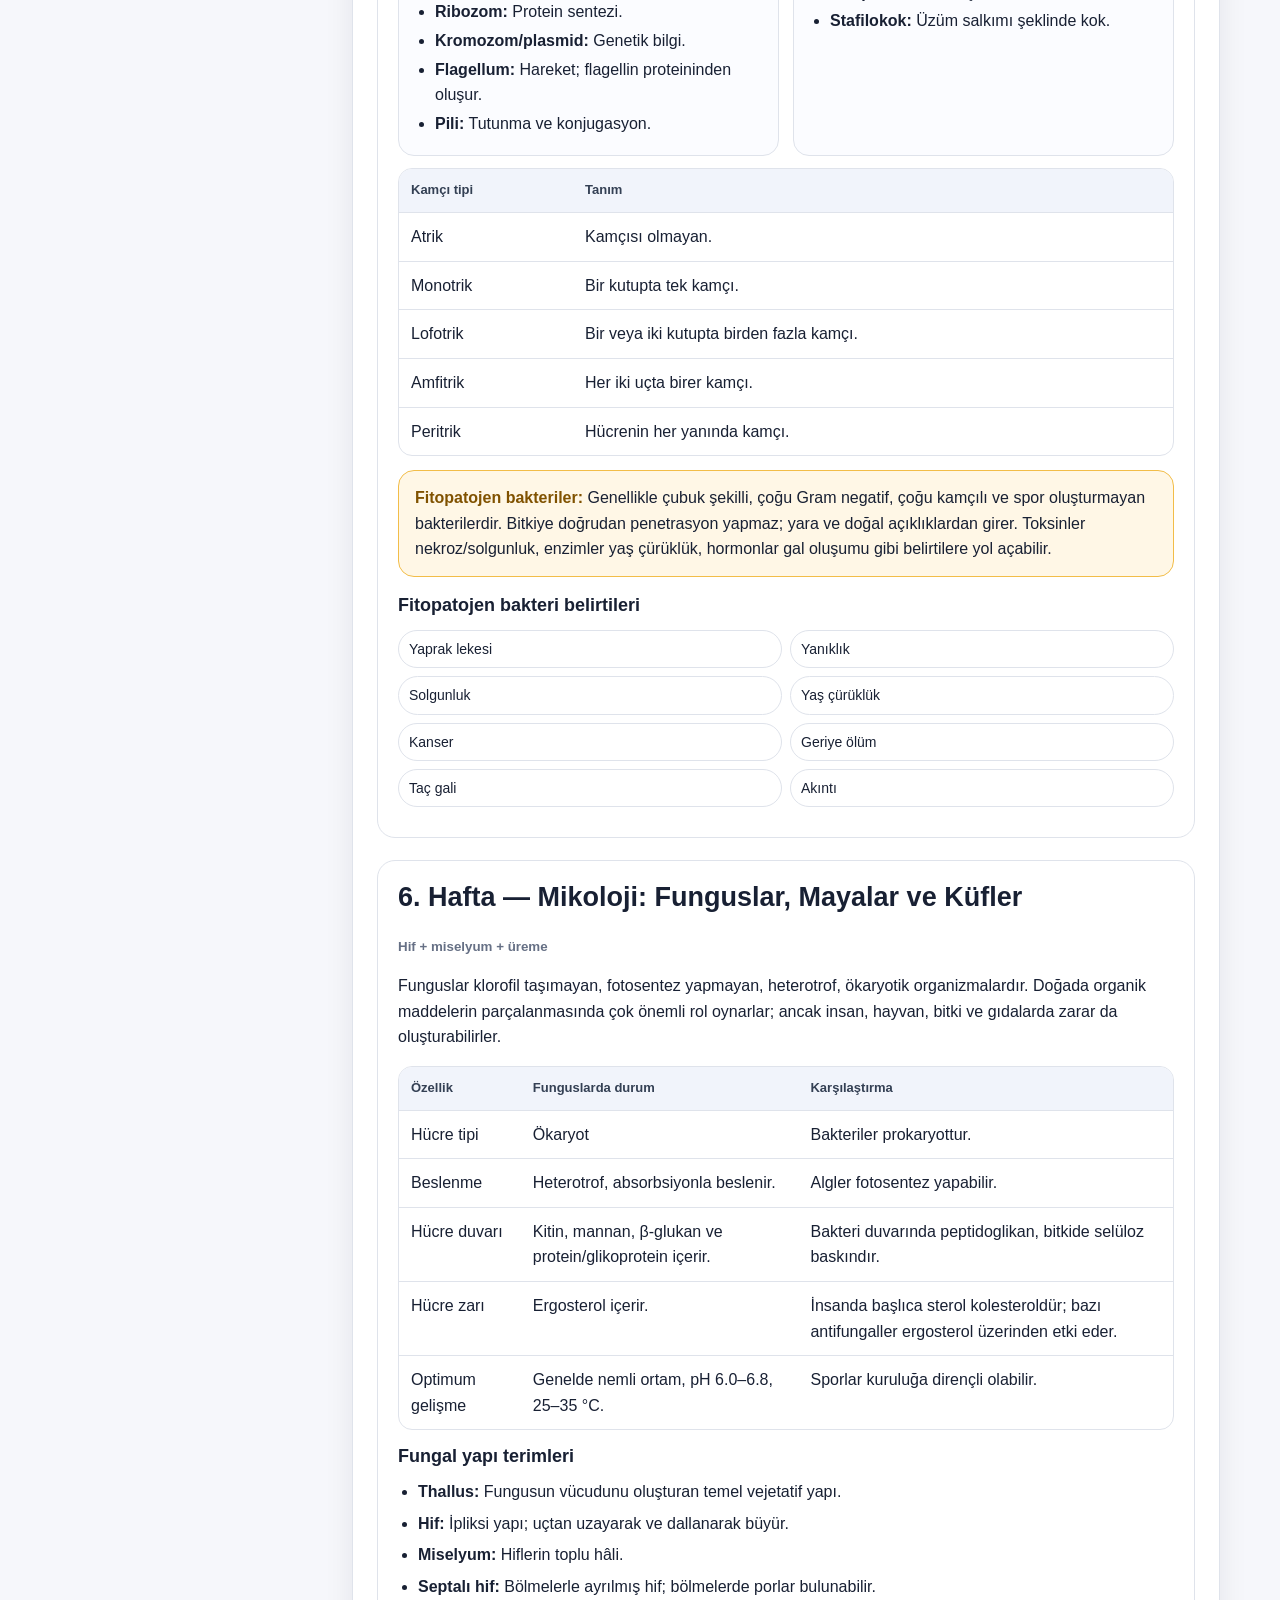
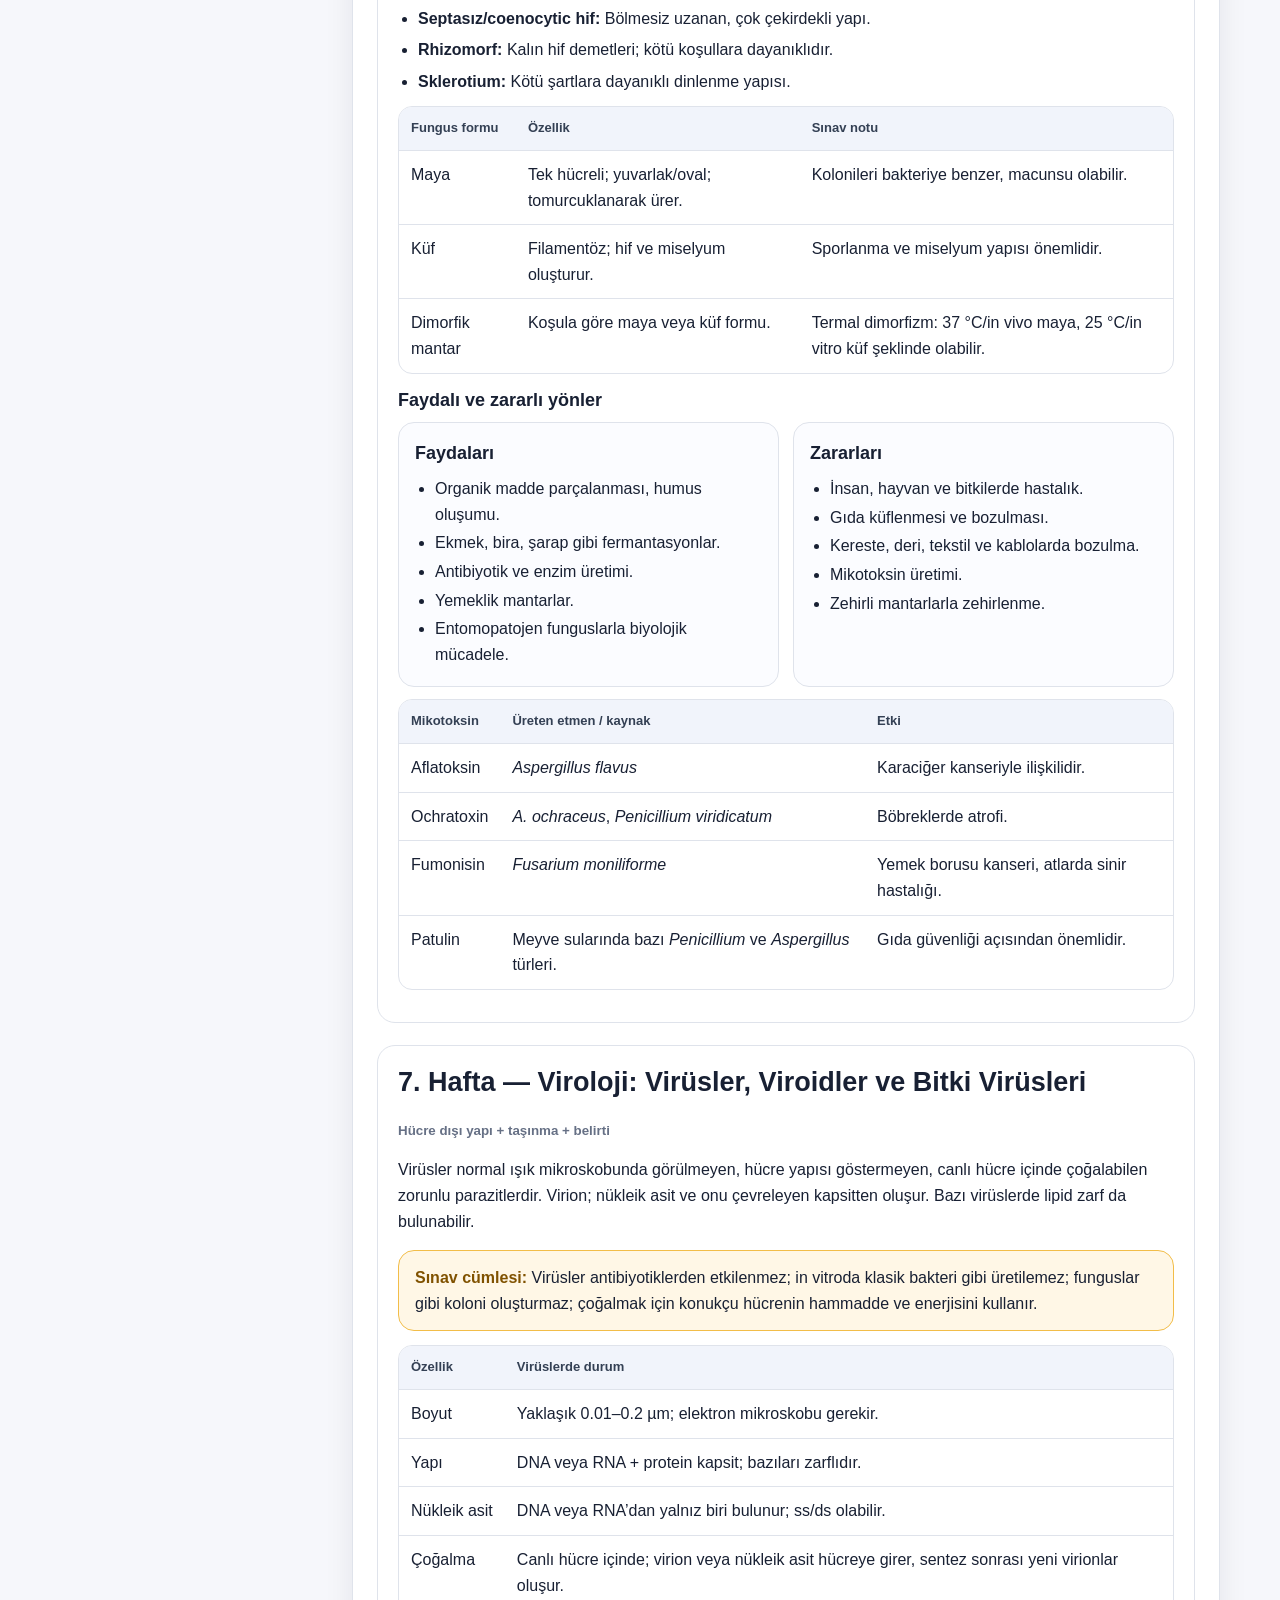
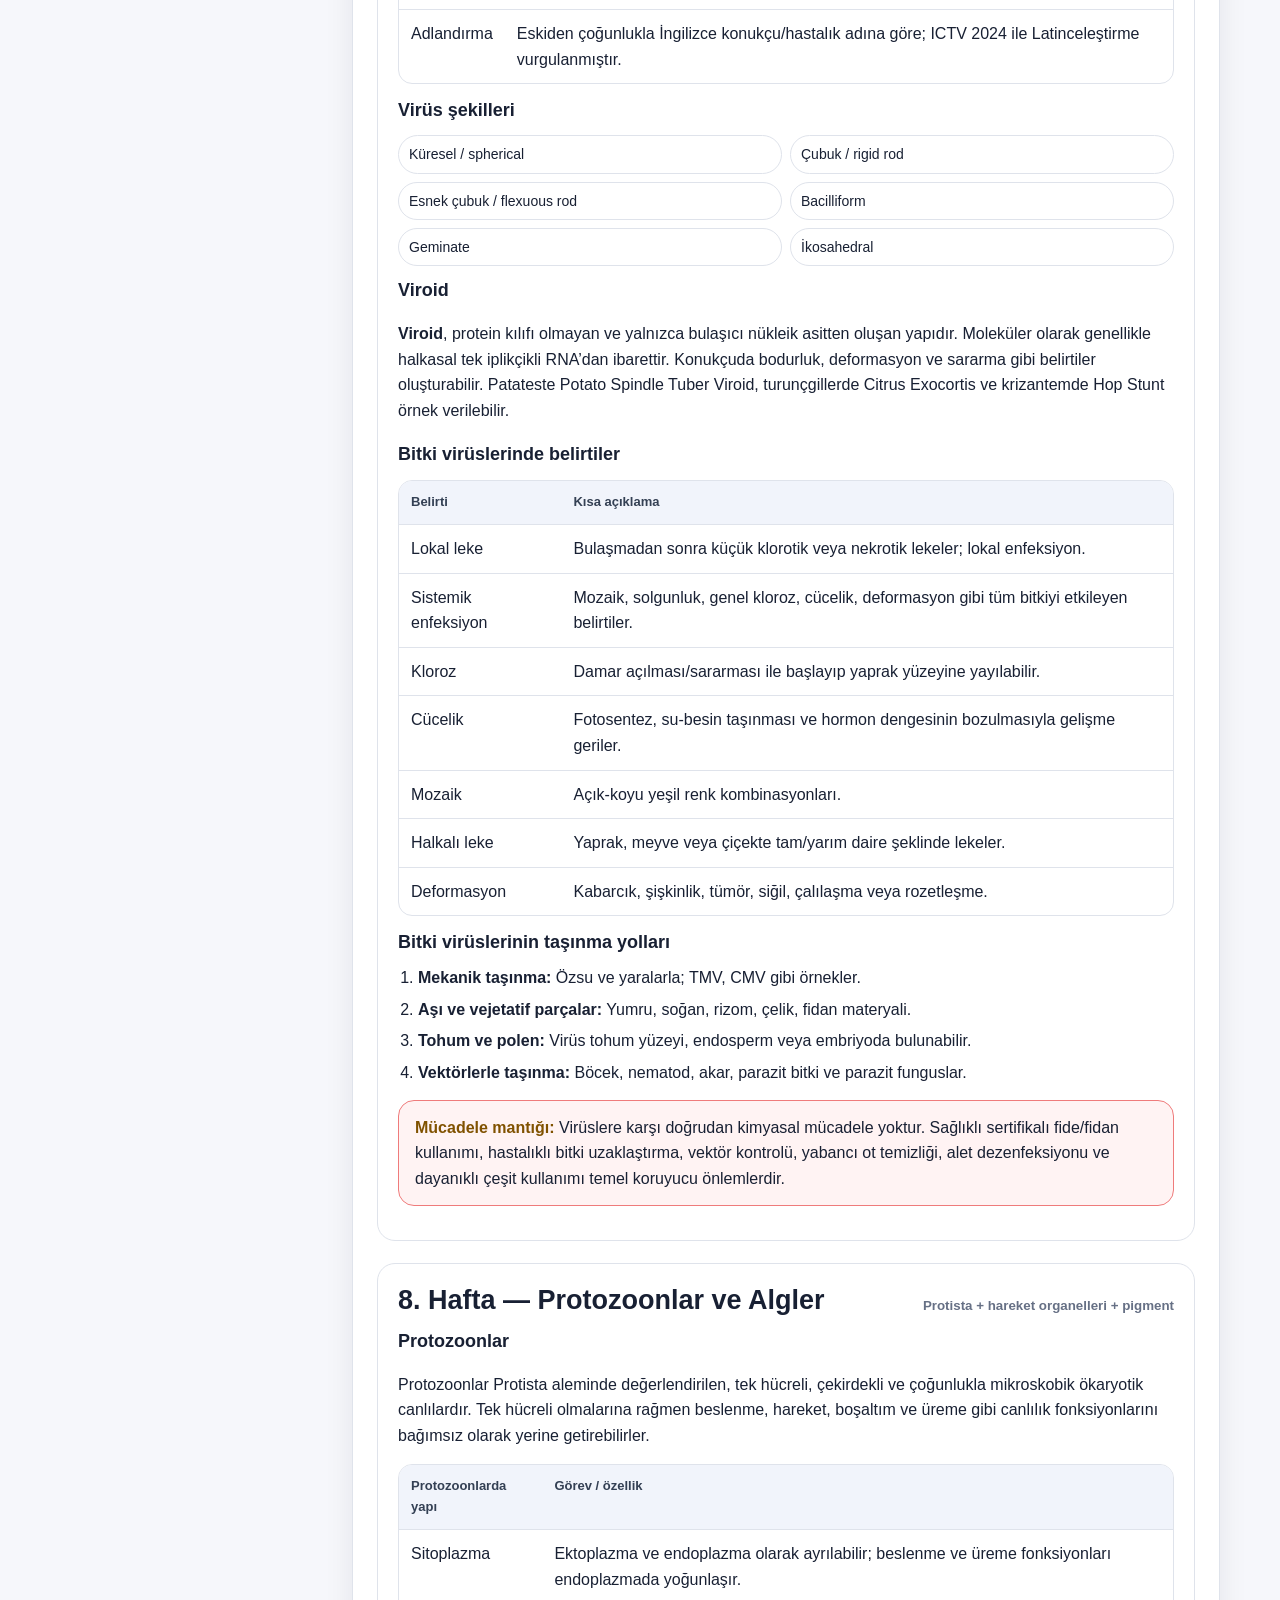
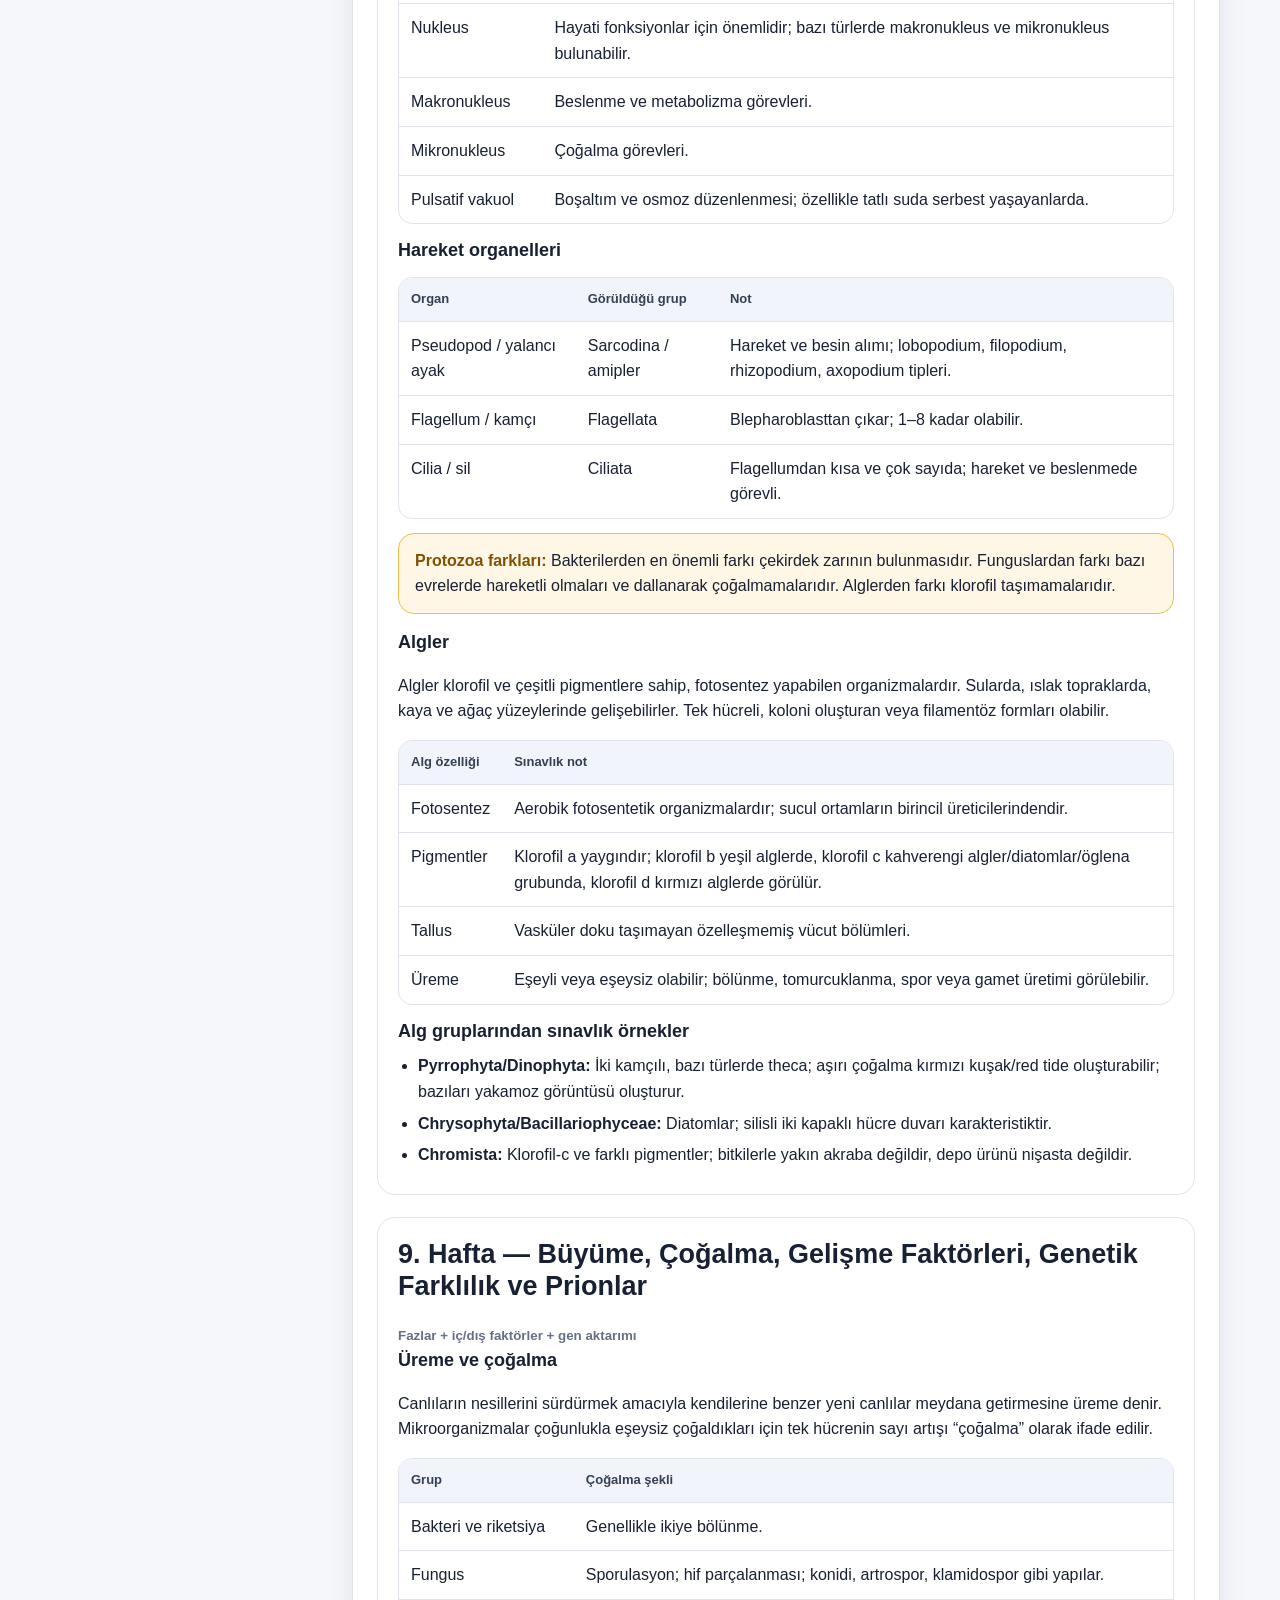
<file: calisma-kagitlari/mikrobiyoloji-final-calisma-kagidi.html>
<!DOCTYPE html>
<html lang="tr">
<head>
  <meta charset="UTF-8" />
  <meta name="viewport" content="width=device-width, initial-scale=1.0" />
  <meta name="description" content="Genel Mikrobiyoloji final sınavı için çalışma kağıdı ve sınav odaklı ders notu." />
  <title>Mikrobiyoloji Final Sınavı | Çalışma Kağıdı ve Ders Notu</title>
  <style>
    :root{
      --bg:#f6f7fb; --card:#ffffff; --ink:#182033; --muted:#667085; --line:#dfe3eb;
      --brand:#3a63ff; --brand-2:#1032a8; --warm:#fff2d7; --warm-border:#f2bd49;
      --green:#e8f8ef; --green-border:#49b77a; --red:#fff0f0; --red-border:#ef7b7b;
      --blue-soft:#eef4ff; --shadow:0 10px 30px rgba(17, 24, 39, .08);
      --radius:18px;
    }
    *{box-sizing:border-box}
    body{margin:0;font-family:Inter,Segoe UI,Roboto,Arial,sans-serif;background:var(--bg);color:var(--ink);line-height:1.6}
    body::after{content:"Designed by c0v0lk";position:fixed;right:12px;bottom:10px;z-index:40;padding:5px 9px;color:#475569;background:rgba(255,255,255,.88);border:1px solid rgba(203,213,225,.95);border-radius:999px;box-shadow:0 6px 18px rgba(15,23,42,.08);font-size:11px;font-weight:800;letter-spacing:.02em;pointer-events:none}
    a{color:var(--brand);text-decoration:none}
    .site-header{position:sticky;top:0;z-index:20;background:rgba(255,255,255,.9);backdrop-filter:blur(10px);border-bottom:1px solid var(--line)}
    .container{width:min(1160px, calc(100% - 32px));margin:0 auto}
    .nav-shell{height:66px;display:flex;align-items:center;justify-content:space-between;gap:20px}
    .brand{display:flex;align-items:center;gap:12px;font-weight:800;color:var(--ink)}
    .brand-mark{width:38px;height:38px;border-radius:12px;background:linear-gradient(135deg,var(--brand),#7c3aed);color:#fff;display:grid;place-items:center;font-size:14px}
    .site-nav{display:flex;gap:14px;font-size:14px}.site-nav a{color:var(--muted)}
    .page-hero{background:radial-gradient(circle at top left,#e8edff 0,#f6f7fb 48%,#fff 100%);border-bottom:1px solid var(--line)}
    .page-header{padding:44px 0 34px}.breadcrumb{font-size:13px;color:var(--muted);display:flex;gap:8px;flex-wrap:wrap}.eyebrow{letter-spacing:.12em;text-transform:uppercase;color:var(--brand-2);font-weight:800;font-size:13px;margin:20px 0 8px}
    h1{font-size:clamp(30px,5vw,54px);line-height:1.08;margin:0 0 14px} h2{font-size:27px;line-height:1.2;margin:0 0 10px} h3{font-size:18px;margin:0 0 8px} h4{font-size:16px;margin:16px 0 6px}
    .lead{font-size:18px;color:#344054;max-width:900px}.action-row{display:flex;gap:10px;flex-wrap:wrap;margin-top:22px}
    .button{border:0;border-radius:999px;padding:11px 18px;font-weight:800;cursor:pointer;display:inline-flex;align-items:center;gap:8px}.button-primary{background:var(--brand);color:#fff}.button-secondary{background:#fff;color:var(--brand);border:1px solid var(--line)}
    .section{padding:30px 0}.page-layout{display:grid;grid-template-columns:270px 1fr;gap:22px;align-items:start}.toc{position:sticky;top:86px;background:var(--card);border:1px solid var(--line);border-radius:var(--radius);box-shadow:var(--shadow);padding:18px}.toc strong{display:block;margin-bottom:10px}.toc a{display:block;padding:7px 0;color:#344054;border-bottom:1px dashed #edf0f5;font-size:14px}.toc a:last-child{border-bottom:0}
    .page-card{background:var(--card);border:1px solid var(--line);border-radius:var(--radius);box-shadow:var(--shadow);padding:24px}.meta-grid{display:grid;grid-template-columns:repeat(4,1fr);gap:10px;margin-bottom:16px}.meta-item{background:#f9fafb;border:1px solid var(--line);border-radius:14px;padding:12px}.meta-item strong{display:block;color:var(--muted);font-size:12px;text-transform:uppercase;letter-spacing:.06em}
    .sheet-student-row{display:grid;grid-template-columns:1fr 1fr 1fr;gap:12px;margin:14px 0}.line-field{border:1px solid var(--line);border-radius:14px;padding:10px 12px}.line-field strong{font-size:12px;color:var(--muted);display:block}.line-value{display:block;border-bottom:1px solid #98a2b3;height:26px;margin-top:6px}
    .sheet-topline,.exam-note{background:var(--blue-soft);border-left:5px solid var(--brand);border-radius:14px;padding:14px 16px;margin:18px 0;color:#1d2b53}.section-intro{color:#475467;margin-top:0}.worksheet-box{border:1px solid var(--line);border-radius:18px;padding:20px;margin:22px 0;background:#fff}.section-badge{display:inline-flex;align-items:center;border-radius:999px;padding:5px 10px;background:#edf2ff;color:#2548c8;font-weight:800;font-size:12px;margin-bottom:10px}.section-badge.warm{background:var(--warm);color:#8a5a00}.section-badge.success{background:var(--green);color:#087443}.section-badge.danger{background:var(--red);color:#b42318}
    .info-grid,.prompt-grid,.compare-grid{display:grid;grid-template-columns:repeat(2,minmax(0,1fr));gap:14px}.triple-grid{display:grid;grid-template-columns:repeat(3,minmax(0,1fr));gap:14px}.info-card,.prompt-card,.compare-card,.rubric-card{border:1px solid var(--line);border-radius:16px;background:#fbfcff;padding:16px}.plain-list{margin:8px 0 0;padding-left:20px}.plain-list li{margin:6px 0}.tight li{margin:3px 0}.key-list{display:grid;grid-template-columns:repeat(2,minmax(0,1fr));gap:8px;margin:10px 0}.key-list span{border:1px solid var(--line);background:#fff;border-radius:999px;padding:7px 10px;font-size:14px}
    table{width:100%;border-collapse:separate;border-spacing:0;border:1px solid var(--line);border-radius:14px;overflow:hidden;margin:12px 0;background:#fff}th,td{padding:11px 12px;border-bottom:1px solid var(--line);vertical-align:top}th{background:#f1f4fb;text-align:left;font-size:13px;color:#344054}tr:last-child td{border-bottom:0}.small{font-size:14px;color:#475467}.callout{border-radius:16px;padding:14px 16px;margin:14px 0;background:#fff7e6;border:1px solid var(--warm-border)}.callout strong{color:#805200}.danger{background:#fff3f3;border-color:var(--red-border)}.success{background:#f0fbf4;border-color:var(--green-border)}
    .lined-area{height:130px;background:repeating-linear-gradient(to bottom,#fff 0,#fff 29px,#d0d5dd 30px);border:1px solid var(--line);border-radius:14px;margin-top:10px}.lined-area.compact{height:82px}.lined-area.tall{height:180px}.chapter-title{display:flex;gap:12px;align-items:center;justify-content:space-between;flex-wrap:wrap}.chapter-title small{font-weight:800;color:var(--muted)}.mini-tag{display:inline-block;border:1px solid #cad5ff;background:#f3f6ff;color:#2548c8;border-radius:999px;padding:3px 8px;font-size:12px;font-weight:800;margin:2px}
    details{border:1px solid var(--line);border-radius:14px;background:#fff;margin:10px 0;padding:10px 12px}summary{font-weight:800;cursor:pointer}.answer-chip{display:inline-block;border-radius:999px;background:#ebfdf2;border:1px solid #abefc6;color:#087443;padding:4px 10px;font-weight:800;font-size:13px}.footer-note{color:var(--muted);font-size:13px;margin-top:22px;border-top:1px solid var(--line);padding-top:14px}
    @media (max-width:900px){.page-layout{grid-template-columns:1fr}.toc{position:static}.meta-grid,.sheet-student-row,.info-grid,.prompt-grid,.compare-grid,.triple-grid{grid-template-columns:1fr}.key-list{grid-template-columns:1fr}.site-nav{display:none}.page-card{padding:18px}}
    @media print{.site-header,.toc,.action-row,body::after{display:none}.page-hero{background:#fff}.section{padding:0}.page-layout{display:block}.page-card{box-shadow:none;border:0;padding:0}.worksheet-box{break-inside:avoid}.button{display:none}body{background:#fff}.container{width:100%;}.line-value{height:22px}}
  </style>
</head>
<body>
<header class="site-header">
  <div class="container nav-shell">
    <a class="brand" href="../dersler/mikrobiyoloji.html"><span class="brand-mark">Mİ</span><span>Mikrobiyoloji Final</span></a>
    <nav class="site-nav" aria-label="Ana menü"><a href="../dersler/mikrobiyoloji.html">Ders Sayfası</a><a href="#ozet-akis">Akış</a><a href="#kavramlar">Kavramlar</a><a href="#haftalar">Hafta Hafta</a><a href="#son-tekrar">Son Tekrar</a></nav>
  </div>
</header>
<main id="top">
<section class="page-hero">
  <div class="container page-header">
    <nav class="breadcrumb"><a href="../index.html">Ana Sayfa</a><span>/</span><a href="../dersler/mikrobiyoloji.html">Genel Mikrobiyoloji</a><span>/</span><span>Çalışma Kağıdı</span></nav>
    <p class="eyebrow">Çalışma kağıdı + sınav odaklı ders notu</p>
    <h1>Mikrobiyoloji Final Sınavı Çalışma Dosyası</h1>
    <p class="lead">Bu dosya, 1–11. hafta mikrobiyoloji slaytlarının sınavda soru yapılabilecek kavramlarını baştan sona toparlamak için hazırlanmıştır. Anlatım; tanım, kritik ayrım, tablo, ezber değeri yüksek sayısal bilgi ve kısa klasik cevap mantığı üzerine kuruludur.</p>
    <div class="action-row"><button class="button button-primary" onclick="window.print()">Yazdır / PDF olarak kaydet</button><a class="button button-secondary" href="#son-tekrar">Son tekrar listesine git</a></div>
  </div>
</section>
<section class="section">
  <div class="container page-layout">
    <aside class="toc">
      <strong>İçindekiler</strong>
      <a href="#kimlik">Çalışma bilgileri</a>
      <a href="#ozet-akis">Genel sınav akışı</a>
      <a href="#kavramlar">Temel kavram haritası</a>
      <a href="#hafta1">1. Hafta: giriş ve tarihçe</a>
      <a href="#hafta2">2. Hafta: laboratuvar</a>
      <a href="#hafta3">3. Hafta: sterilizasyon</a>
      <a href="#hafta4">4. Hafta: gelişme ve hücre</a>
      <a href="#hafta5">5. Hafta: sınıflandırma ve bakteri</a>
      <a href="#hafta6">6. Hafta: mikoloji</a>
      <a href="#hafta7">7. Hafta: viroloji</a>
      <a href="#hafta8">8. Hafta: protozoa ve algler</a>
      <a href="#hafta9">9. Hafta: büyüme, genetik, prion</a>
      <a href="#hafta10">10. Hafta: ekoloji</a>
      <a href="#hafta11">11. Hafta: bağışıklık ve biyoteknoloji</a>
      <a href="#son-tekrar">Son tekrar</a>
      <a href="#not-alani">Boş not alanı</a>
    </aside>
    <article class="page-card">
      <section id="kimlik">
        <div class="meta-grid">
          <div class="meta-item"><strong>Ders</strong>Genel Mikrobiyoloji</div>
          <div class="meta-item"><strong>Kapsam</strong>1–11. hafta final tekrarı</div>
          <div class="meta-item"><strong>Kullanım</strong>Önce özet, sonra soru provası</div>
          <div class="meta-item"><strong>Seviye</strong>Sınav odaklı yoğun tekrar</div>
        </div>
        <div class="sheet-student-row">
          <div class="line-field"><strong>Ad Soyad</strong><span class="line-value"></span></div>
          <div class="line-field"><strong>Numara / Şube</strong><span class="line-value"></span></div>
          <div class="line-field"><strong>Tarih</strong><span class="line-value"></span></div>
        </div>
        <div class="sheet-topline"><strong>Nasıl kullanılmalı?</strong> Önce her haftanın “sınav çekirdeği” bölümünü oku. Sonra tabloları kapatıp kavram ayrımlarını kendin söylemeye çalış. En son “Son tekrar listesi” ile eksik kalan başlıkları işaretle.</div>
      </section>

      <section class="worksheet-box" id="ozet-akis">
        <span class="section-badge">Bölüm 1</span>
        <h2>Final İçin Genel Akış</h2>
        <p class="section-intro">Dersin final kapsamı birbirinden kopuk değil; mikroorganizmanın ne olduğu ile başlıyor, laboratuvar güvenliği ve steril çalışma mantığına geçiyor, sonra ana mikroorganizma grupları ve ekolojik/bağışıklık-biyoteknoloji bağlantıları ile tamamlanıyor.</p>
        <div class="info-grid">
          <div class="info-card">
            <h3>Önce mutlaka bilinmesi gereken omurga</h3>
            <ol class="plain-list">
              <li>Mikrobiyoloji tanımı, mikroorganizma grupları ve yararlı/zararlı yönleri.</li>
              <li>Laboratuvarda kullanılan cihazlar, steril çalışma ve güvenlik kuralları.</li>
              <li>Sterilizasyon, dezenfeksiyon, antisepsi, asepsi ve pastörizasyon farkları.</li>
              <li>Prokaryot, ökaryot ve hücre yapısı olmayan etkenlerin ayrımı.</li>
              <li>Bakteri, fungus, virüs, protozoa ve alglerin temel özellikleri.</li>
            </ol>
          </div>
          <div class="info-card">
            <h3>Finalde soru yapılması kolay başlıklar</h3>
            <ul class="plain-list">
              <li>Tanım farkları: sterilizasyon/dezenfeksiyon/antisepsi/asepsi.</li>
              <li>Sayısal bilgiler: otoklav, kuru ısı, kaynatma, UHT, pH, aw, sıcaklık grupları.</li>
              <li>Karşılaştırmalar: bakteri-fungus-virüs; prokaryot-ökaryot; aktif-pasif bağışıklık.</li>
              <li>Sıralamalar: büyüme eğrisi fazları, virüs taşınma yolları, gen aktarım yolları.</li>
              <li>Örnekler: Rhizobium, mikoriza, TMV, CMV, Bacillus thuringiensis, Spirulina.</li>
            </ul>
          </div>
        </div>
      </section>

      <section class="worksheet-box" id="kavramlar">
        <span class="section-badge warm">Bölüm 2</span>
        <h2>Temel Kavram Haritası</h2>
        <table>
          <thead><tr><th>Kavram</th><th>Sınavlık kısa tanım</th><th>Karıştırılmaması gereken nokta</th></tr></thead>
          <tbody>
            <tr><td>Mikrobiyoloji</td><td>Bakteri, virüs, fungus, alg, protozoa gibi çıplak gözle net görülemeyecek canlıları/etkenleri ve faaliyetlerini inceleyen bilim dalıdır.</td><td>Sadece hastalık yapanları değil; yararlı, endüstriyel, ekolojik ve tarımsal etkileri de inceler.</td></tr>
            <tr><td>Prokaryot</td><td>Gerçek çekirdeği ve zarlı organelleri olmayan hücre tipidir; bakteriler bu gruptadır.</td><td>DNA vardır ama çekirdek zarı içinde değildir.</td></tr>
            <tr><td>Ökaryot</td><td>Çekirdeği ve zarlı organelleri bulunan hücre tipidir; funguslar, algler ve protozoalar bu gruptadır.</td><td>Ribozom her iki hücre tipinde de bulunabilir.</td></tr>
            <tr><td>Virüs</td><td>Hücre yapısı göstermeyen, sadece canlı hücrede çoğalabilen zorunlu parazitik enfeksiyon etkenidir.</td><td>Bakteri değildir; antibiyotiklerden etkilenmez; DNA veya RNA’dan yalnız birini taşır.</td></tr>
            <tr><td>Sterilizasyon</td><td>Bir madde veya ortamın sporlar dahil tüm canlı mikroorganizmalardan arındırılmasıdır.</td><td>Dezenfeksiyondan daha kapsamlıdır.</td></tr>
            <tr><td>Dezenfeksiyon</td><td>Cansız ortamdaki hastalık yapıcı mikroorganizmaların ve vejetatif şekillerin öldürülmesidir.</td><td>Bakteri sporları her zaman ölmez.</td></tr>
            <tr><td>Antisepsi</td><td>Vücut yüzeyi veya yaralardaki patojen mikroorganizmaların yok edilmesidir.</td><td>“El dezenfeksiyonu” yerine “el antisepsisi” daha doğru kullanımdır.</td></tr>
            <tr><td>Asepsi</td><td>Çalışılan ortamın hastalık yapıcı mikroplardan arındırılmış olmasıdır.</td><td>Bir durum/çalışma prensibi olarak düşünülür.</td></tr>
          </tbody>
        </table>
      </section>

      <section class="worksheet-box" id="haftalar">
        <span class="section-badge success">Bölüm 3</span>
        <h2>Hafta Hafta Sınav Odaklı Ders Notu</h2>
        <p class="section-intro">Aşağıdaki bölümler, her haftanın slayt içeriğini “ne sorulur?” mantığına göre yeniden düzenler.</p>
      </section>

      <section class="worksheet-box" id="hafta1">
        <div class="chapter-title"><h2>1. Hafta — Mikrobiyolojiye Giriş, Önemi ve Tarihçe</h2><small>Tanım + yarar/zarar + tarihçe</small></div>
        <p><strong>Mikrobiyoloji</strong>, mikroorganizmaları inceleyen bilim dalıdır. Kelime kökeni <em>micros</em> “küçük”, <em>bios</em> “hayat”, <em>logos</em> “bilim” şeklinde açıklanır. Mikroorganizmalar; bakteriler, virüsler, funguslar, algler, protozoalar ve bazı küçük metazoaları kapsayacak geniş bir taksonomik dağılıma sahiptir.</p>
        <div class="callout"><strong>Sınav cümlesi:</strong> Mikroorganizma yalnızca “hastalık yapan canlı” değildir; beslenen, büyüyen, çoğalan, çevresine tepki veren ve ekolojik/teknolojik etkileri olan canlı veya hücresel olmayan etkenleri de kapsayan geniş bir gruptur.</div>
        <div class="info-grid">
          <div class="info-card"><h3>Mikroorganizmaların zararları</h3><ul class="plain-list tight"><li>İnsanda grip, tüberküloz, kolera, AIDS, sıtma, dizanteri gibi hastalıklar.</li><li>Hayvanda şap, kuş gribi, kuduz, bruselloz, salmonelloz gibi hastalıklar.</li><li>Bitkilerde hastalık oluşturarak verim ve kalite düşüşü.</li><li>Gıdaları/ürünleri bozma, toksin oluşturma, ekonomik kayıp.</li></ul></div>
          <div class="info-card"><h3>Mikroorganizmaların yararları</h3><ul class="plain-list tight"><li>Yoğurt, kefir, peynir, ekmek, sirke, boza, şarap gibi fermantasyon ürünleri.</li><li>Antibiyotik, enzim, vitamin, protein, organik asit üretimi.</li><li>Bağırsak mikrobiyotası, vitamin sentezi, kolonizasyon direnci.</li><li>Azot fiksasyonu, mikoriza, biyokontrol, biyogaz, atık su arıtımı.</li></ul></div>
        </div>
        <table>
          <thead><tr><th>Alt dal</th><th>İncelediği grup</th><th>Hatırlatma</th></tr></thead>
          <tbody><tr><td>Viroloji</td><td>Virüsler</td><td>Hücre yapısı olmayan etkenler.</td></tr><tr><td>Bakteriyoloji</td><td>Bakteriler</td><td>Prokaryot mikroorganizmalar.</td></tr><tr><td>Mikoloji</td><td>Maya ve küfler/funguslar</td><td>Ökaryot, heterotrof, kitinli duvar.</td></tr><tr><td>Fikoloji</td><td>Algler</td><td>Fotosentetik pigmentli canlılar.</td></tr><tr><td>Protozooloji</td><td>Protozoalar</td><td>Tek hücreli ökaryotlar.</td></tr><tr><td>Parazitoloji</td><td>Parazit yapan protozoalar ve diğer parazitler</td><td>Konukçu-parazit ilişkisi önemlidir.</td></tr></tbody>
        </table>
        <h3>Tarihçe için kısa ezber</h3>
        <ul class="plain-list"><li><strong>Hooke:</strong> İlk kez filamentöz fungusları gözlemiş ve çizmiştir.</li><li><strong>Van Leeuwenhoek:</strong> Bakterileri ilk gören araştırmacılardandır.</li><li><strong>Abiyogenez/Spontan generasyon:</strong> Canlıların kendiliğinden oluştuğunu savunan eski görüştür.</li><li><strong>Pasteur:</strong> Fermantasyon, aşılama ve mikroorganizma faaliyetleri açısından kritik katkılar yapmıştır.</li><li><strong>Koch:</strong> Antraks çalışmaları, saf kültür ve hastalık etmeni ilişkisini güçlendiren çalışmalarla önemlidir.</li></ul>
      </section>

      <section class="worksheet-box" id="hafta2">
        <div class="chapter-title"><h2>2. Hafta — Mikrobiyoloji Laboratuvarında Cihazlar ve Ekipman</h2><small>Mikroskop + cihaz + güvenlik</small></div>
        <p>Laboratuvar konusu finalde genellikle “hangi cihaz ne işe yarar?” ve “hangi mikroskop hangi amaçla kullanılır?” şeklinde sorulur. Ayrıca temel laboratuvar kuralları doğrudan doğru/yanlış veya boşluk doldurma sorusu olabilir.</p>
        <table>
          <thead><tr><th>Cihaz / ekipman</th><th>Temel kullanım</th><th>Sınavda karışan nokta</th></tr></thead>
          <tbody>
            <tr><td>Stereo mikroskop</td><td>Ön hazırlık gerektirmeden yüzey özelliklerini üç boyutlu gösterir; yaklaşık 4X–100X büyütme.</td><td>Işık obje üzerinden yansır; klasik ışık mikroskobu kadar yüksek büyütme vermez.</td></tr>
            <tr><td>Araştırma / ışık mikroskobu</td><td>Lam üzerinde hazırlanmış materyali inceler; çoğu zaman boyama gerekir.</td><td>Işık materyalden geçerek görüntü oluşturur.</td></tr>
            <tr><td>İnverted mikroskop</td><td>Materyalin kap içinde ve alt kısımda bulunduğu kültürlerde kullanılır.</td><td>Doku-hücre kültürü ve IVF gibi alanlarda tercih edilir.</td></tr>
            <tr><td>Floresan mikroskop</td><td>Floresan ışıkla görünür hale gelen yapıların incelenmesi.</td><td>Normal ışıkta seçilemeyen yapılar için kullanılır.</td></tr>
            <tr><td>Faz kontrast mikroskop</td><td>Boyanmamış canlı hücrelerde ayrıntıyı göstermek için kullanılır.</td><td>Farklı kırılma indislerinden yararlanır; canlı hücre için avantajlıdır.</td></tr>
            <tr><td>Elektron mikroskop</td><td>Virüsler ve çok küçük yapılar dahil yüksek ayrıntılı inceleme.</td><td>Işık yerine elektron kullanır; maliyet ve hazırlık yüksektir.</td></tr>
            <tr><td>Steril kabin</td><td>Hijyenik çalışma ortamı sağlamak; hava filtrasyonu ve bazı durumlarda ışıkla sterilizasyon.</td><td>Kontaminasyonu azaltır, çalışma alanını korur.</td></tr>
            <tr><td>Otoklav</td><td>Basınçlı buharla sterilizasyon; genelde 121 °C, 15–20 dakika.</td><td>Besiyeri, çözelti, cam malzeme, pamuk/bez eşya için kullanılır.</td></tr>
            <tr><td>Etüv / inkübatör</td><td>Etüv kuru sıcaklık veya inkübasyon amacıyla; inkübatör mikroorganizmaları sabit sıcaklıkta çoğaltmak için.</td><td>“Sterilizasyon etüvü” ile “inkübatör” işlevi ayrılmalıdır.</td></tr>
            <tr><td>Santrifüj</td><td>Sıvı içindeki partikül/hücre/mikroorganizmayı çöktürmek.</td><td>Bakteriler genelde 4000–5000 rpm, virüsler 50.000–100.000 rpm düzeyinde çöktürülebilir.</td></tr>
            <tr><td>Bunsen beki</td><td>Alev ile steril çalışma alanı ve ısı ihtiyacı.</td><td>Öze/iğne sterilizasyonunda alev kullanılır.</td></tr>
          </tbody>
        </table>
        <div class="callout danger"><strong>Laboratuvar kuralı:</strong> Laboratuvarda yemek yenmez, içecek içilmez; çalışma bitiminde mikroskop lambaları ve gereksiz ışıklar kapatılır, ortam düzenli bırakılır.</div>
      </section>

      <section class="worksheet-box" id="hafta3">
        <div class="chapter-title"><h2>3. Hafta — Sterilizasyon, Dezenfeksiyon, Asepsi ve Antisepsi</h2><small>Sayısal bilgi + yöntem farkı</small></div>
        <p>Bu konu finalin en net soru çıkarılabilecek alanıdır. Tanım, uygulama yeri ve yöntem-süre-sıcaklık bilgileri birlikte öğrenilmelidir.</p>
        <table>
          <thead><tr><th>İşlem</th><th>Tanım</th><th>Uygulama alanı</th><th>Sporlara etkisi</th></tr></thead>
          <tbody>
            <tr><td>Sterilizasyon</td><td>Tüm mikroorganizmaların tamamen öldürülmesi/uzaklaştırılması.</td><td>Cansız madde, alet, besiyeri, laboratuvar materyali.</td><td>Sporlar dahil hedeflenir.</td></tr>
            <tr><td>Dezenfeksiyon</td><td>Cansız ortamdaki patojen mikroorganizmaların öldürülmesi.</td><td>Yüzey, eşya, ortam.</td><td>Bazı sporlar canlı kalabilir.</td></tr>
            <tr><td>Antisepsi</td><td>Vücut yüzeyi veya yaradaki patojenlerin yok edilmesi.</td><td>El, deri, yara, operasyon bölgesi.</td><td>Spor öldürme hedefi genellikle sterilizasyon kadar kapsamlı değildir.</td></tr>
            <tr><td>Asepsi</td><td>Hastalık yapıcı mikroplardan arındırılmış çalışma durumu.</td><td>Laboratuvar, ameliyathane, ekim işlemi.</td><td>Kontaminasyonu önleme prensibidir.</td></tr>
            <tr><td>Pastörizasyon</td><td>Sıvı gıdaların besin değerini bozmadan patojenlerden arındırılması.</td><td>Süt ve süt ürünleri başta olmak üzere sıvı gıdalar.</td><td>Sterilizasyon değildir; bazı mikroorganizmalar kalabilir.</td></tr>
          </tbody>
        </table>
        <h3>Sterilizasyon yöntemleri</h3>
        <table>
          <thead><tr><th>Yöntem</th><th>Uygulama</th><th>Sınavlık sayı / not</th></tr></thead>
          <tbody>
            <tr><td>Kuru ısı</td><td>Pastör fırını; cam ve metal gibi kuru ısıya dayanıklı malzemeler.</td><td>180 °C 30 dk; 170 °C 1 saat; 160 °C 2–2.5 saat.</td></tr>
            <tr><td>Kızıl dereceye kadar ısıtma</td><td>Öze ve iğne gibi ekim aletleri.</td><td>Aleve doğrudan sokmadan önce uzaktan organik kalıntı yakılır; sıçrama önlenir.</td></tr>
            <tr><td>Alevden geçirme</td><td>Cam/metal malzeme dış yüzeyi, tüp/kap ağızları.</td><td>Açma-kapama sırasında kontaminasyon engellenir.</td></tr>
            <tr><td>Kaynatma</td><td>100 °C kaynar suda bekletme.</td><td>30 dakika; güvenilir sterilizasyon değildir, sporlar kalabilir.</td></tr>
            <tr><td>Tindalizasyon</td><td>Benmaride aralıklı ısıtma.</td><td>56–100 °C’de 3 gün, her gün 30–60 dk; aralarda 1 gece bekletilir.</td></tr>
            <tr><td>Basınçlı buhar</td><td>Otoklav.</td><td>Yaklaşık 120–121 °C, 1 atm basınç, 15–45 dk; pratik ve güvenilir.</td></tr>
            <tr><td>Basınçsız buhar</td><td>Koch kazanı veya gevşek kapatılmış otoklav.</td><td>100 °C’de yarım saat; basınçsız buhar.</td></tr>
            <tr><td>UHT</td><td>Akım halindeki buhar; süt sterilizasyonu.</td><td>135–150 °C, 1–4 saniye; hızlı ısıtma-soğutma şok etkisi.</td></tr>
            <tr><td>Süzme / filtrasyon</td><td>Isıya dayanıksız sıvılar.</td><td>Mikropları mekanik süzme ve adsorbsiyonla tutar.</td></tr>
            <tr><td>Kimyasal sterilizasyon</td><td>Timol, kloroform; gaz olarak etilen oksit, beta propiolakton.</td><td>Timol %1; kloroform %7.5; etilen oksit penetrandır.</td></tr>
            <tr><td>Işınlarla sterilizasyon</td><td>UV, X ve gama ışınları.</td><td>UV derine işlemez; hava ve dış yüzeylerde kullanılır.</td></tr>
          </tbody>
        </table>
        <div class="callout"><strong>Otoklav kontrolü:</strong> Fiziksel kontrol için maksimal termometre; kimyasal kontrol için renk değiştiren/“steril” yazısı çıkan indikatör bantlar; biyolojik kontrol için genellikle <em>Bacillus stearothermophilus</em> sporları kullanılır.</div>
        <h3>Dezenfektanların etki mantığı</h3>
        <ul class="plain-list"><li>Hücre duvarı ve membran geçirgenliğini bozabilirler.</li><li>Proteinleri denatüre edebilir veya enzim aktivitesini bozabilirler.</li><li>DNA replikasyonu/protein sentezi üzerinde etkili olabilirler.</li><li>Dezenfektanın etkisi; konsantrasyon, temas süresi, organik madde varlığı, pH, sıcaklık ve mikroorganizma tipine göre değişir.</li></ul>
      </section>

      <section class="worksheet-box" id="hafta4">
        <div class="chapter-title"><h2>4. Hafta — Mikroorganizmaların Gelişmesi, Hücre Yapısı ve Enzimler</h2><small>Gelişme şartları + hücre farkı</small></div>
        <p>Mikroorganizmaların gelişmesi için besin maddesi, uygun sıcaklık, su, pH ve oksijen durumu gerekir. Bu koşullardan biri uygun değilse gelişme yavaşlar veya durur.</p>
        <div class="triple-grid">
          <div class="info-card"><h3>Sıcaklık</h3><p>Düşük sıcaklık gelişmeyi durdurur ama genellikle öldürücü değildir. Yüksek sıcaklık ise belirli sınırdan sonra mikroorganizmaları öldürür.</p></div>
          <div class="info-card"><h3>Su</h3><p>Mikroorganizmalar serbest suya ihtiyaç duyar. Kurutma, tuzlama ve şekerleme kullanılabilir suyu azaltarak bozulmayı geciktirir.</p></div>
          <div class="info-card"><h3>pH</h3><p>Çoğu mikroorganizma nötr ve nötre yakın pH’ı sever. Asitli ortam birçok bakteriyi sınırlar; düşük asitli gıdalar daha kolay bozulur.</p></div>
        </div>
        <table>
          <thead><tr><th>Hücre/etken tipi</th><th>Örnek</th><th>Önemli özellik</th></tr></thead>
          <tbody><tr><td>Prokaryotik mikroorganizmalar</td><td>Bakteriler, arkeler</td><td>Çekirdek zarı yok; zarlı organeller yok; peptidoglikan bakteride önemlidir.</td></tr><tr><td>Ökaryotik mikroorganizmalar</td><td>Funguslar, protozoalar, algler</td><td>Çekirdek, mitokondri, ER, Golgi gibi organeller bulunabilir.</td></tr><tr><td>Hücre yapısı olmayan etkenler</td><td>Virüs, viroid, prion</td><td>Canlı hücre gibi metabolizma yapmaz; konukçuya bağımlı olabilir.</td></tr></tbody>
        </table>
        <h3>Organelleri sınav cümlesiyle hatırla</h3>
        <ul class="plain-list tight"><li><strong>Çekirdek:</strong> Ökaryotlarda DNA’nın bulunduğu, replikasyon ve RNA sentezinin yapıldığı merkezdir.</li><li><strong>Mitokondri:</strong> Enerji üretiminde kritik rol oynayan ökaryotik organeldir; kendi genetik materyaline sahiptir.</li><li><strong>Ribozom:</strong> Protein sentezinin gerçekleştiği yapıdır; prokaryot ve ökaryotlarda bulunur.</li><li><strong>Endoplazmik retikulum:</strong> Molekül taşınması, modifikasyon ve yönlendirme ile ilgilidir; granüllü ER’de ribozom vardır.</li><li><strong>Golgi kompleksi:</strong> Moleküllerin işlenmesi, paketlenmesi ve salgılanmasında önemlidir.</li><li><strong>Plazma membranı:</strong> Seçici geçirgendir; madde alışverişini düzenler.</li></ul>
        <h3>Enzimler</h3>
        <p>Enzimler biyolojik katalizörlerdir. Kimyasal reaksiyonları hızlandırır, reaksiyon sonunda harcanmaz ve çoğunlukla özgül substratlarla çalışır. <strong>Ekzoenzimler</strong> hücre dışına salgılanarak büyük molekülleri parçalar; <strong>endoenzimler</strong> hücre içinde görev yapar. Enzim aktivitesi sıcaklık, pH, substrat miktarı ve inhibitörlerden etkilenir.</p>
        <div class="callout success"><strong>Tarım bağlantısı:</strong> Patojenite enzimleri bitki dokularını parçalayabilir; biyokontrol etmenleri kitinaz gibi enzimlerle patojen hücre duvarına etki edebilir.</div>
      </section>

      <section class="worksheet-box" id="hafta5">
        <div class="chapter-title"><h2>5. Hafta — Sınıflandırma, Adlandırma ve Bakteriler</h2><small>Taksonomi + bakteri yapısı</small></div>
        <h3>Taksonomi ve adlandırma</h3>
        <p><strong>Taksonomi</strong>, canlıları sınıflandırma bilimidir. Yakınlık derecelerine göre organizmalar takson adı verilen gruplara ayrılır. Sıralama genel olarak alem, şube, sınıf, takım, familya, cins ve tür şeklindedir.</p>
        <table>
          <thead><tr><th>Terim</th><th>Anlam</th><th>Örnek / not</th></tr></thead>
          <tbody><tr><td>Binomial nomenclature</td><td>İkili adlandırma sistemi.</td><td><em>Bacillus subtilis</em>: ilk kelime cins, ikinci kelime tür epitetidir.</td></tr><tr><td>Cins adı</td><td>İlk harfi büyük yazılır.</td><td><em>Bacillus</em></td></tr><tr><td>Tür adı</td><td>Cins + tür epiteti birlikte tür adını oluşturur.</td><td><em>Bacillus subtilis</em></td></tr><tr><td>sp.</td><td>Tek ama türü belirtilmemiş tür.</td><td><em>Puccinia</em> sp.</td></tr><tr><td>spp.</td><td>Birden fazla tür.</td><td><em>Puccinia</em> spp.</td></tr></tbody>
        </table>
        <table>
          <thead><tr><th>Terim</th><th>Ayrım kriteri</th><th>Kısa açıklama</th></tr></thead>
          <tbody><tr><td>Irk / fizyolojik ırk</td><td>Konukçu bitki reaksiyonu</td><td>Aynı patojen türü içinde farklı çeşitlerde farklı virülens gösteren alt gruplar.</td></tr><tr><td>İzolat</td><td>İzolasyon kaynağı</td><td>Tek bir enfeksiyon kaynağından alınarak laboratuvarda çoğaltılmış patojen örneği.</td></tr><tr><td>Strain / suş</td><td>Genetik veya moleküler özellik</td><td>Tür içinde genetik olarak ayırt edilebilen alt grup.</td></tr></tbody>
        </table>
        <h3>Bakteri yapısı ve morfolojisi</h3>
        <p>Bakteriler prokaryotik canlılardır. Çekirdek zarı ve çekirdekçik yoktur; genetik materyal çift sarmal DNA olarak sitoplazmada belirli bir bölgede yoğunlaşır. Sitoplazmada plasmid denilen küçük dairesel genetik materyaller de bulunabilir.</p>
        <div class="info-grid">
          <div class="info-card"><h3>Bakteri hücresinin başlıca yapıları</h3><ul class="plain-list tight"><li><strong>Kapsül:</strong> Koruma sağlar; patojenlerde virülens faktörü olabilir.</li><li><strong>Hücre duvarı:</strong> Şekil ve dayanıklılık verir; peptidoglikan içerir.</li><li><strong>Hücre membranı:</strong> Madde alışverişini düzenler.</li><li><strong>Ribozom:</strong> Protein sentezi.</li><li><strong>Kromozom/plasmid:</strong> Genetik bilgi.</li><li><strong>Flagellum:</strong> Hareket; flagellin proteininden oluşur.</li><li><strong>Pili:</strong> Tutunma ve konjugasyon.</li></ul></div>
          <div class="info-card"><h3>Morfoloji</h3><ul class="plain-list tight"><li><strong>Kok:</strong> Yuvarlak.</li><li><strong>Basil:</strong> Çubuk.</li><li><strong>Spiral:</strong> Sarmal.</li><li><strong>Vibrio:</strong> Virgül şeklinde.</li><li><strong>Diplokok:</strong> İkili kok.</li><li><strong>Streptokok:</strong> Zincir şeklinde kok.</li><li><strong>Stafilokok:</strong> Üzüm salkımı şeklinde kok.</li></ul></div>
        </div>
        <table>
          <thead><tr><th>Kamçı tipi</th><th>Tanım</th></tr></thead>
          <tbody><tr><td>Atrik</td><td>Kamçısı olmayan.</td></tr><tr><td>Monotrik</td><td>Bir kutupta tek kamçı.</td></tr><tr><td>Lofotrik</td><td>Bir veya iki kutupta birden fazla kamçı.</td></tr><tr><td>Amfitrik</td><td>Her iki uçta birer kamçı.</td></tr><tr><td>Peritrik</td><td>Hücrenin her yanında kamçı.</td></tr></tbody>
        </table>
        <div class="callout"><strong>Fitopatojen bakteriler:</strong> Genellikle çubuk şekilli, çoğu Gram negatif, çoğu kamçılı ve spor oluşturmayan bakterilerdir. Bitkiye doğrudan penetrasyon yapmaz; yara ve doğal açıklıklardan girer. Toksinler nekroz/solgunluk, enzimler yaş çürüklük, hormonlar gal oluşumu gibi belirtilere yol açabilir.</div>
        <h3>Fitopatojen bakteri belirtileri</h3>
        <div class="key-list"><span>Yaprak lekesi</span><span>Yanıklık</span><span>Solgunluk</span><span>Yaş çürüklük</span><span>Kanser</span><span>Geriye ölüm</span><span>Taç gali</span><span>Akıntı</span></div>
      </section>

      <section class="worksheet-box" id="hafta6">
        <div class="chapter-title"><h2>6. Hafta — Mikoloji: Funguslar, Mayalar ve Küfler</h2><small>Hif + miselyum + üreme</small></div>
        <p>Funguslar klorofil taşımayan, fotosentez yapmayan, heterotrof, ökaryotik organizmalardır. Doğada organik maddelerin parçalanmasında çok önemli rol oynarlar; ancak insan, hayvan, bitki ve gıdalarda zarar da oluşturabilirler.</p>
        <table>
          <thead><tr><th>Özellik</th><th>Funguslarda durum</th><th>Karşılaştırma</th></tr></thead>
          <tbody><tr><td>Hücre tipi</td><td>Ökaryot</td><td>Bakteriler prokaryottur.</td></tr><tr><td>Beslenme</td><td>Heterotrof, absorbsiyonla beslenir.</td><td>Algler fotosentez yapabilir.</td></tr><tr><td>Hücre duvarı</td><td>Kitin, mannan, β-glukan ve protein/glikoprotein içerir.</td><td>Bakteri duvarında peptidoglikan, bitkide selüloz baskındır.</td></tr><tr><td>Hücre zarı</td><td>Ergosterol içerir.</td><td>İnsanda başlıca sterol kolesteroldür; bazı antifungaller ergosterol üzerinden etki eder.</td></tr><tr><td>Optimum gelişme</td><td>Genelde nemli ortam, pH 6.0–6.8, 25–35 °C.</td><td>Sporlar kuruluğa dirençli olabilir.</td></tr></tbody>
        </table>
        <h3>Fungal yapı terimleri</h3>
        <ul class="plain-list"><li><strong>Thallus:</strong> Fungusun vücudunu oluşturan temel vejetatif yapı.</li><li><strong>Hif:</strong> İpliksi yapı; uçtan uzayarak ve dallanarak büyür.</li><li><strong>Miselyum:</strong> Hiflerin toplu hâli.</li><li><strong>Septalı hif:</strong> Bölmelerle ayrılmış hif; bölmelerde porlar bulunabilir.</li><li><strong>Septasız/coenocytic hif:</strong> Bölmesiz uzanan, çok çekirdekli yapı.</li><li><strong>Rhizomorf:</strong> Kalın hif demetleri; kötü koşullara dayanıklıdır.</li><li><strong>Sklerotium:</strong> Kötü şartlara dayanıklı dinlenme yapısı.</li></ul>
        <table>
          <thead><tr><th>Fungus formu</th><th>Özellik</th><th>Sınav notu</th></tr></thead>
          <tbody><tr><td>Maya</td><td>Tek hücreli; yuvarlak/oval; tomurcuklanarak ürer.</td><td>Kolonileri bakteriye benzer, macunsu olabilir.</td></tr><tr><td>Küf</td><td>Filamentöz; hif ve miselyum oluşturur.</td><td>Sporlanma ve miselyum yapısı önemlidir.</td></tr><tr><td>Dimorfik mantar</td><td>Koşula göre maya veya küf formu.</td><td>Termal dimorfizm: 37 °C/in vivo maya, 25 °C/in vitro küf şeklinde olabilir.</td></tr></tbody>
        </table>
        <h3>Faydalı ve zararlı yönler</h3>
        <div class="info-grid"><div class="info-card"><h3>Faydaları</h3><ul class="plain-list tight"><li>Organik madde parçalanması, humus oluşumu.</li><li>Ekmek, bira, şarap gibi fermantasyonlar.</li><li>Antibiyotik ve enzim üretimi.</li><li>Yemeklik mantarlar.</li><li>Entomopatojen funguslarla biyolojik mücadele.</li></ul></div><div class="info-card"><h3>Zararları</h3><ul class="plain-list tight"><li>İnsan, hayvan ve bitkilerde hastalık.</li><li>Gıda küflenmesi ve bozulması.</li><li>Kereste, deri, tekstil ve kablolarda bozulma.</li><li>Mikotoksin üretimi.</li><li>Zehirli mantarlarla zehirlenme.</li></ul></div></div>
        <table><thead><tr><th>Mikotoksin</th><th>Üreten etmen / kaynak</th><th>Etki</th></tr></thead><tbody><tr><td>Aflatoksin</td><td><em>Aspergillus flavus</em></td><td>Karaciğer kanseriyle ilişkilidir.</td></tr><tr><td>Ochratoxin</td><td><em>A. ochraceus</em>, <em>Penicillium viridicatum</em></td><td>Böbreklerde atrofi.</td></tr><tr><td>Fumonisin</td><td><em>Fusarium moniliforme</em></td><td>Yemek borusu kanseri, atlarda sinir hastalığı.</td></tr><tr><td>Patulin</td><td>Meyve sularında bazı <em>Penicillium</em> ve <em>Aspergillus</em> türleri.</td><td>Gıda güvenliği açısından önemlidir.</td></tr></tbody></table>
      </section>

      <section class="worksheet-box" id="hafta7">
        <div class="chapter-title"><h2>7. Hafta — Viroloji: Virüsler, Viroidler ve Bitki Virüsleri</h2><small>Hücre dışı yapı + taşınma + belirti</small></div>
        <p>Virüsler normal ışık mikroskobunda görülmeyen, hücre yapısı göstermeyen, canlı hücre içinde çoğalabilen zorunlu parazitlerdir. Virion; nükleik asit ve onu çevreleyen kapsitten oluşur. Bazı virüslerde lipid zarf da bulunabilir.</p>
        <div class="callout"><strong>Sınav cümlesi:</strong> Virüsler antibiyotiklerden etkilenmez; in vitroda klasik bakteri gibi üretilemez; funguslar gibi koloni oluşturmaz; çoğalmak için konukçu hücrenin hammadde ve enerjisini kullanır.</div>
        <table>
          <thead><tr><th>Özellik</th><th>Virüslerde durum</th></tr></thead>
          <tbody><tr><td>Boyut</td><td>Yaklaşık 0.01–0.2 µm; elektron mikroskobu gerekir.</td></tr><tr><td>Yapı</td><td>DNA veya RNA + protein kapsit; bazıları zarflıdır.</td></tr><tr><td>Nükleik asit</td><td>DNA veya RNA’dan yalnız biri bulunur; ss/ds olabilir.</td></tr><tr><td>Çoğalma</td><td>Canlı hücre içinde; virion veya nükleik asit hücreye girer, sentez sonrası yeni virionlar oluşur.</td></tr><tr><td>Adlandırma</td><td>Eskiden çoğunlukla İngilizce konukçu/hastalık adına göre; ICTV 2024 ile Latinceleştirme vurgulanmıştır.</td></tr></tbody>
        </table>
        <h3>Virüs şekilleri</h3>
        <div class="key-list"><span>Küresel / spherical</span><span>Çubuk / rigid rod</span><span>Esnek çubuk / flexuous rod</span><span>Bacilliform</span><span>Geminate</span><span>İkosahedral</span></div>
        <h3>Viroid</h3>
        <p><strong>Viroid</strong>, protein kılıfı olmayan ve yalnızca bulaşıcı nükleik asitten oluşan yapıdır. Moleküler olarak genellikle halkasal tek iplikçikli RNA’dan ibarettir. Konukçuda bodurluk, deformasyon ve sararma gibi belirtiler oluşturabilir. Patateste Potato Spindle Tuber Viroid, turunçgillerde Citrus Exocortis ve krizantemde Hop Stunt örnek verilebilir.</p>
        <h3>Bitki virüslerinde belirtiler</h3>
        <table><thead><tr><th>Belirti</th><th>Kısa açıklama</th></tr></thead><tbody><tr><td>Lokal leke</td><td>Bulaşmadan sonra küçük klorotik veya nekrotik lekeler; lokal enfeksiyon.</td></tr><tr><td>Sistemik enfeksiyon</td><td>Mozaik, solgunluk, genel kloroz, cücelik, deformasyon gibi tüm bitkiyi etkileyen belirtiler.</td></tr><tr><td>Kloroz</td><td>Damar açılması/sararması ile başlayıp yaprak yüzeyine yayılabilir.</td></tr><tr><td>Cücelik</td><td>Fotosentez, su-besin taşınması ve hormon dengesinin bozulmasıyla gelişme geriler.</td></tr><tr><td>Mozaik</td><td>Açık-koyu yeşil renk kombinasyonları.</td></tr><tr><td>Halkalı leke</td><td>Yaprak, meyve veya çiçekte tam/yarım daire şeklinde lekeler.</td></tr><tr><td>Deformasyon</td><td>Kabarcık, şişkinlik, tümör, siğil, çalılaşma veya rozetleşme.</td></tr></tbody></table>
        <h3>Bitki virüslerinin taşınma yolları</h3>
        <ol class="plain-list"><li><strong>Mekanik taşınma:</strong> Özsu ve yaralarla; TMV, CMV gibi örnekler.</li><li><strong>Aşı ve vejetatif parçalar:</strong> Yumru, soğan, rizom, çelik, fidan materyali.</li><li><strong>Tohum ve polen:</strong> Virüs tohum yüzeyi, endosperm veya embriyoda bulunabilir.</li><li><strong>Vektörlerle taşınma:</strong> Böcek, nematod, akar, parazit bitki ve parazit funguslar.</li></ol>
        <div class="callout danger"><strong>Mücadele mantığı:</strong> Virüslere karşı doğrudan kimyasal mücadele yoktur. Sağlıklı sertifikalı fide/fidan kullanımı, hastalıklı bitki uzaklaştırma, vektör kontrolü, yabancı ot temizliği, alet dezenfeksiyonu ve dayanıklı çeşit kullanımı temel koruyucu önlemlerdir.</div>
      </section>

      <section class="worksheet-box" id="hafta8">
        <div class="chapter-title"><h2>8. Hafta — Protozoonlar ve Algler</h2><small>Protista + hareket organelleri + pigment</small></div>
        <h3>Protozoonlar</h3>
        <p>Protozoonlar Protista aleminde değerlendirilen, tek hücreli, çekirdekli ve çoğunlukla mikroskobik ökaryotik canlılardır. Tek hücreli olmalarına rağmen beslenme, hareket, boşaltım ve üreme gibi canlılık fonksiyonlarını bağımsız olarak yerine getirebilirler.</p>
        <table><thead><tr><th>Protozoonlarda yapı</th><th>Görev / özellik</th></tr></thead><tbody><tr><td>Sitoplazma</td><td>Ektoplazma ve endoplazma olarak ayrılabilir; beslenme ve üreme fonksiyonları endoplazmada yoğunlaşır.</td></tr><tr><td>Nukleus</td><td>Hayati fonksiyonlar için önemlidir; bazı türlerde makronukleus ve mikronukleus bulunabilir.</td></tr><tr><td>Makronukleus</td><td>Beslenme ve metabolizma görevleri.</td></tr><tr><td>Mikronukleus</td><td>Çoğalma görevleri.</td></tr><tr><td>Pulsatif vakuol</td><td>Boşaltım ve osmoz düzenlenmesi; özellikle tatlı suda serbest yaşayanlarda.</td></tr></tbody></table>
        <h3>Hareket organelleri</h3>
        <table><thead><tr><th>Organ</th><th>Görüldüğü grup</th><th>Not</th></tr></thead><tbody><tr><td>Pseudopod / yalancı ayak</td><td>Sarcodina / amipler</td><td>Hareket ve besin alımı; lobopodium, filopodium, rhizopodium, axopodium tipleri.</td></tr><tr><td>Flagellum / kamçı</td><td>Flagellata</td><td>Blepharoblasttan çıkar; 1–8 kadar olabilir.</td></tr><tr><td>Cilia / sil</td><td>Ciliata</td><td>Flagellumdan kısa ve çok sayıda; hareket ve beslenmede görevli.</td></tr></tbody></table>
        <div class="callout"><strong>Protozoa farkları:</strong> Bakterilerden en önemli farkı çekirdek zarının bulunmasıdır. Funguslardan farkı bazı evrelerde hareketli olmaları ve dallanarak çoğalmamalarıdır. Alglerden farkı klorofil taşımamalarıdır.</div>
        <h3>Algler</h3>
        <p>Algler klorofil ve çeşitli pigmentlere sahip, fotosentez yapabilen organizmalardır. Sularda, ıslak topraklarda, kaya ve ağaç yüzeylerinde gelişebilirler. Tek hücreli, koloni oluşturan veya filamentöz formları olabilir.</p>
        <table><thead><tr><th>Alg özelliği</th><th>Sınavlık not</th></tr></thead><tbody><tr><td>Fotosentez</td><td>Aerobik fotosentetik organizmalardır; sucul ortamların birincil üreticilerindendir.</td></tr><tr><td>Pigmentler</td><td>Klorofil a yaygındır; klorofil b yeşil alglerde, klorofil c kahverengi algler/diatomlar/öglena grubunda, klorofil d kırmızı alglerde görülür.</td></tr><tr><td>Tallus</td><td>Vasküler doku taşımayan özelleşmemiş vücut bölümleri.</td></tr><tr><td>Üreme</td><td>Eşeyli veya eşeysiz olabilir; bölünme, tomurcuklanma, spor veya gamet üretimi görülebilir.</td></tr></tbody></table>
        <h3>Alg gruplarından sınavlık örnekler</h3>
        <ul class="plain-list"><li><strong>Pyrrophyta/Dinophyta:</strong> İki kamçılı, bazı türlerde theca; aşırı çoğalma kırmızı kuşak/red tide oluşturabilir; bazıları yakamoz görüntüsü oluşturur.</li><li><strong>Chrysophyta/Bacillariophyceae:</strong> Diatomlar; silisli iki kapaklı hücre duvarı karakteristiktir.</li><li><strong>Chromista:</strong> Klorofil-c ve farklı pigmentler; bitkilerle yakın akraba değildir, depo ürünü nişasta değildir.</li></ul>
      </section>

      <section class="worksheet-box" id="hafta9">
        <div class="chapter-title"><h2>9. Hafta — Büyüme, Çoğalma, Gelişme Faktörleri, Genetik Farklılık ve Prionlar</h2><small>Fazlar + iç/dış faktörler + gen aktarımı</small></div>
        <h3>Üreme ve çoğalma</h3>
        <p>Canlıların nesillerini sürdürmek amacıyla kendilerine benzer yeni canlılar meydana getirmesine üreme denir. Mikroorganizmalar çoğunlukla eşeysiz çoğaldıkları için tek hücrenin sayı artışı “çoğalma” olarak ifade edilir.</p>
        <table><thead><tr><th>Grup</th><th>Çoğalma şekli</th></tr></thead><tbody><tr><td>Bakteri ve riketsiya</td><td>Genellikle ikiye bölünme.</td></tr><tr><td>Fungus</td><td>Sporulasyon; hif parçalanması; konidi, artrospor, klamidospor gibi yapılar.</td></tr><tr><td>Maya</td><td>Tomurcuklanma; pseudohif/pseudomisel oluşabilir.</td></tr><tr><td>Protozoa</td><td>Basit/çoklu bölünme ve sporulasyon.</td></tr><tr><td>Tek hücreli alg</td><td>Bölünme.</td></tr><tr><td>Virüs</td><td>Konukçu canlı hücreye kendini çoğalttırır.</td></tr></tbody></table>
        <h3>Bakteriyel büyüme eğrisi</h3>
        <table><thead><tr><th>Faz</th><th>Ne olur?</th><th>Sınavlık önem</th></tr></thead><tbody><tr><td>Lag / adaptasyon</td><td>Yeni ortama uyum; hücre sayısı belirgin artmaz, metabolik hazırlık vardır.</td><td>Soğutma ve sanitasyonla uzatılabilir.</td></tr><tr><td>Logaritmik gelişme</td><td>Hücre sayısı geometrik artar; bölünme en aktiftir.</td><td>Sanitasyonun etkisi bu fazda önemlidir.</td></tr><tr><td>Duraklama</td><td>Besin azalır, metabolik atık birikir, pH değişir; üreme ve ölüm dengelenir.</td><td>Sayı sabitlenir; 24 saatten 30 günden fazlaya değişebilir.</td></tr><tr><td>Hızlı ölüm</td><td>Olumsuz koşullar nedeniyle ölüm hızlanır.</td><td>Log fazına benzer eğri gösterebilir.</td></tr></tbody></table>
        <h3>Gelişmeyi etkileyen faktörler</h3>
        <table><thead><tr><th>İç faktörler</th><th>Dış faktörler</th></tr></thead><tbody><tr><td>Besin maddeleri, pH, su aktivitesi, redoks potansiyeli, antimikrobiyal bileşikler, koruyucu biyolojik yapılar.</td><td>Sıcaklık, nispi nem, çevredeki gazlar ve gaz konsantrasyonları.</td></tr></tbody></table>
        <div class="info-grid"><div class="info-card"><h3>Su aktivitesi (aw)</h3><p>Mikroorganizmaların kullanabildiği serbest suyun indeksidir. Formül: aw = P / P0. Saf suyun aw değeri 1.00’dır. Bakteriler genelde mayalardan ve küflerden daha yüksek aw ister.</p></div><div class="info-card"><h3>Redoks potansiyeli (Eh)</h3><p>Ortamın elektron alma/verme eğilimini ifade eder. Düşük Eh anaeroblara, yüksek Eh aeroblara daha uygundur.</p></div></div>
        <table><thead><tr><th>Sıcaklık grubu</th><th>Minimum</th><th>Optimum</th><th>Maksimum</th></tr></thead><tbody><tr><td>Termofiller</td><td>40–45 °C</td><td>55–75 °C</td><td>60–90 °C</td></tr><tr><td>Mezofiller</td><td>5–15 °C</td><td>30–40 °C</td><td>40–47 °C</td></tr><tr><td>Psikrofiller</td><td>-5 – +5 °C</td><td>12–15 °C</td><td>15–20 °C</td></tr><tr><td>Psikrotroflar</td><td>-5 – +5 °C</td><td>25–30 °C</td><td>30–35 °C</td></tr></tbody></table>
        <h3>Bakteriyel gen aktarımı ve genetik farklılık</h3>
        <table><thead><tr><th>Mekanizma</th><th>Tanım</th><th>Ezber ipucu</th></tr></thead><tbody><tr><td>Transformasyon</td><td>Serbest DNA’nın bakteri tarafından alınması.</td><td>Ortamdan DNA alma.</td></tr><tr><td>Konjugasyon</td><td>Hücre teması ve pilus aracılığıyla DNA aktarımı.</td><td>Verici-alıcı hücre teması.</td></tr><tr><td>Transdüksiyon</td><td>DNA’nın bakteriyofajlar aracılığıyla aktarılması.</td><td>Faj aracılığı.</td></tr><tr><td>Rekombinasyon</td><td>Aktarılan genetik materyalin alıcı genomla birleşmesi.</td><td>Çoğalma değil, genetik yeniden düzenlenmedir.</td></tr></tbody></table>
        <h3>Prionlar</h3>
        <p>Prion, proteinaceous ve infectious kelimelerinden türetilmiştir. Virüs veya bakteri değildir; sinir sistemi hücrelerinde doğal olarak bulunan normal proteinlerin anormal katlanmış bulaşıcı forma dönüşmesiyle ilişkilidir. Scrapie, BSE ve Creutzfeldt-Jakob gibi hastalıklar prion konusu ile bağlantılıdır.</p>
      </section>

      <section class="worksheet-box" id="hafta10">
        <div class="chapter-title"><h2>10. Hafta — Farklı Ekolojilerde Mikroorganizmalar ve Simbiyotik İlişkiler</h2><small>Toprak + su + simbiyoz</small></div>
        <p>Mikroorganizmalar doğada genellikle tek tür hâlinde değil, karışık popülasyonlar hâlinde bulunur. Toprak ve su gibi ortamlarda fungus, protozoa, alg, bakteri ve virüs türleri birlikte bulunabilir. Çevre şartları mikrobiyal popülasyon üzerinde seçici etkiye sahiptir.</p>
        <table><thead><tr><th>İlişki tipi</th><th>Tanım</th><th>Örnek / not</th></tr></thead><tbody><tr><td>Nötralizm</td><td>Türlerin birbirini etkilememesi.</td><td>Birlikte bulunurlar ama belirgin etki yoktur.</td></tr><tr><td>Mutualizm</td><td>İki taraf da yarar sağlar; bazen birbirine bağımlıdır.</td><td>Rhizobium-baklagil, mikoriza-bitki, termit-Trichonympha.</td></tr><tr><td>Kommensalizm</td><td>Biri yarar sağlar, diğeri belirgin etkilenmez.</td><td>Bir mikrobun parçalama ürününden diğerinin yararlanması.</td></tr><tr><td>Sinergizm</td><td>İki veya daha fazla mikroorganizma birlikte tek başına oluşturamayacağı etkiyi oluşturur.</td><td>Miks enfeksiyon örnekleri.</td></tr><tr><td>Antagonizm / amensalizm</td><td>Bir türün metabolitleri diğerinin gelişmesini engeller veya öldürür.</td><td>Antibiyotik, bakteriyosin, pH değişimi.</td></tr><tr><td>Parazitizm</td><td>Parazit yararlanır, konak zarar görür.</td><td>Patojen mikroorganizmalar.</td></tr><tr><td>Oportunizm</td><td>Normalde hastalık yapmayan etkenin uygun durumda hastalık yapması.</td><td><em>Candida albicans</em> antibiyotik sonrası fırsatçı olabilir.</td></tr><tr><td>Kompetisyon</td><td>Aynı gıda, reseptör veya substrat için rekabet.</td><td>Ekosistemde baskın türleri belirleyebilir.</td></tr></tbody></table>
        <h3>Toprak ve rizosfer</h3>
        <p><strong>Rizosfer</strong>, kök sistemine yapışık veya kök çevresinde bulunan ince toprak tabakasıdır. Kök salgıları nedeniyle mikroorganizma faaliyeti yoğunlaşır. Rizosfer bakterileri bitkilerin mineral madde alımına katkı sağlayabilir; bazıları bitki gelişimini desteklerken bazıları hastalık gelişiminde rol oynayabilir.</p>
        <div class="info-grid"><div class="info-card"><h3>Mikoriza</h3><p>Bitki kökü ile mantar arasındaki mutualistik ilişkidir. Mantar bitkinin su ve mineral alımını artırır; bitki mantara fotosentez ürünleri sağlar.</p></div><div class="info-card"><h3>Rhizobium</h3><p>Baklagil kök nodüllerinde yaşar; atmosfer azotunu organik bileşiklere bağlayarak bitkiye azot sağlar. Karşılığında bitkiden organik madde alır.</p></div></div>
        <h3>Su ve hava mikrobiyolojisi</h3>
        <ul class="plain-list"><li>Sularda virüs, bakteri, alg, protozoa ve fungus bulunabilir.</li><li>Bir kısmı doğal mikrobiyotaya aittir; bir kısmı hava, toprak, endüstri veya konut kaynaklı bulaşır.</li><li>Atmosferik su toz ve mikroorganizmaların tutunduğu parçacıkları yıkayabilir.</li><li>Toprak doğal filtre görevi görebilir; ancak kirlilik yükü arttığında su mikrobiyolojisi halk sağlığı açısından önem kazanır.</li></ul>
      </section>

      <section class="worksheet-box" id="hafta11">
        <div class="chapter-title"><h2>11. Hafta — Hastalık, Savunma, Bağışıklık, Mikrobiyal Biyoteknoloji</h2><small>Terminoloji + immünite + uygulama</small></div>
        <h3>Hastalık ve enfeksiyon terminolojisi</h3>
        <table><thead><tr><th>Kavram</th><th>Tanım</th></tr></thead><tbody><tr><td>Hastalık</td><td>Normal sağlıklı durumdan sapmadır; bitkide hayat olaylarının zararlı derecede normalden uzaklaşması.</td></tr><tr><td>Parazit</td><td>Konukçu içinde veya üzerinde yaşayan organizma.</td></tr><tr><td>Patojen</td><td>Konukçusunda hastalığa neden olan parazit.</td></tr><tr><td>Enfeksiyon</td><td>Etkenin konukçu içinde veya üzerinde gelişip çoğalması.</td></tr><tr><td>Patojenite</td><td>Hastalık yapma yeteneği.</td></tr><tr><td>Virülens</td><td>Patojenitenin derecesi; şiddetli hastalık oluşturma gücü.</td></tr><tr><td>Avirülent</td><td>Virülent patojenin hastalık yapma yeteneğini kaybetmiş mutantı.</td></tr><tr><td>Fırsatçı patojen</td><td>Normalde patojen olmayan, yanlış yerde veya zayıf konukçuda hastalık yapan etken.</td></tr></tbody></table>
        <h3>Spesifik olmayan korunma mekanizmaları</h3>
        <ul class="plain-list"><li><strong>Deri:</strong> Kuru, tuzlu, yağ asitlerince zengin ve az besinli yapısıyla birçok mikrobu sınırlar; normal flora patojenlere antagonisttir.</li><li><strong>Ağız-yutak:</strong> Sürekli sıvı akışı tutunamayan patojenleri mideye taşır.</li><li><strong>Mide:</strong> Asit ve enzimler mikropları öldürebilir veya inaktive eder.</li><li><strong>İnce bağırsak:</strong> Sindirim enzimleri ve hızlı absorbsiyon mikropların aşırı gelişimini sınırlar.</li><li><strong>İdrar yolları:</strong> İdrarın hızla boşaltılması önemli bir engeldir.</li><li><strong>Diğerleri:</strong> Lizozim, demir bağlama, beyaz kan hücreleri, ateş, öksürük, ishal ve burun akıntısı gibi reaksiyonlar.</li></ul>
        <h3>Bağışıklık sistemi</h3>
        <p>Bağışıklık sistemi kendinden olanı ve olmayanı ayırt etmeye dayanır. Bu ayrım ligand-reseptör ilişkileri ve moleküller arası tanıma ile gerçekleşir.</p>
        <table><thead><tr><th>Kavram</th><th>Tanım</th></tr></thead><tbody><tr><td>Antijen / immunojen</td><td>Spesifik bağışıklık reaksiyonunu uyaran, canlı için kendinden olmayan molekül.</td></tr><tr><td>Epitop</td><td>Antijen üzerinde bağışıklık sistemi tarafından tanınan özgül kimyasal bölge.</td></tr><tr><td>Antikor</td><td>Yabancı antijenlere karşı oluşturulan özel çözünür protein.</td></tr><tr><td>Lenfosit</td><td>Spesifik antijenlere reaksiyon gösteren bağışıklık hücresi.</td></tr></tbody></table>
        <table><thead><tr><th>Bağışıklık türü</th><th>Nasıl kazanılır?</th><th>Süre</th></tr></thead><tbody><tr><td>Aktif doğal</td><td>Hasta olup iyileşme.</td><td>Genellikle uzun süreli.</td></tr><tr><td>Aktif yapay</td><td>Aşı ile antijen verilmesi.</td><td>Genellikle uzun süreli, bazen ömür boyu değildir.</td></tr><tr><td>Pasif doğal</td><td>Anneden geçen antikorlar.</td><td>Kısa süreli.</td></tr><tr><td>Pasif yapay</td><td>Bağışık kişiden alınan serum/antikor verilmesi.</td><td>Kısa süreli; kişi kendi antikorunu üretmez.</td></tr></tbody></table>
        <table><thead><tr><th>Doğuştan bağışıklık</th><th>Edinilmiş bağışıklık</th></tr></thead><tbody><tr><td>Özgül değildir; hızlı yanıt verir; bağışıklık belleği yoktur; birçok canlıda bulunur.</td><td>Patojen/antijene özgü yanıt verir; yanıt gecikmeli olabilir; bellek oluşturur; omurgalılarda gelişmiştir.</td></tr></tbody></table>
        <h3>Mikrobiyal biyoteknoloji</h3>
        <p>Biyoteknoloji, canlı organizmaların, hücrelerin veya biyolojik süreçlerin tarım, gıda, tıp ve endüstride kullanılmasıdır. Mikrobiyal sistemler çok hızlı çoğalmaları, metabolik çeşitlilikleri ve genetik olarak geliştirilebilmeleri nedeniyle biyoteknolojide önemlidir.</p>
        <table><thead><tr><th>Mikroorganizma / sistem</th><th>Biyoteknolojik önem</th></tr></thead><tbody><tr><td><em>Bacillus subtilis</em></td><td>Endüstriyel amilaz enzimi kaynağı.</td></tr><tr><td><em>Bacillus thuringiensis</em></td><td>Böceklere patojen; biyolojik mücadele ve genetik mühendisliği açısından önemli.</td></tr><tr><td><em>Bacillus anthracis</em></td><td>Şarbon etmeni; aynı cinste yararlı ve zararlı tür bulunabileceğine örnek.</td></tr><tr><td><em>Corynebacterium glutamicum</em></td><td>Amino asit üretiminde geliştirilen türler.</td></tr><tr><td>Rhizobium</td><td>Azot fiksasyonu ve biyogübre bağlantısı.</td></tr><tr><td>Streptomyces</td><td>Antibiyotik üretimi açısından önemli.</td></tr><tr><td>Siyanobakteriler</td><td>Azot fiksasyonu, tek hücre proteini, biyogübre, oksijen/hidrojen üretimi potansiyeli.</td></tr><tr><td>Mayalar</td><td>Ekmek, bira, şarap, farmasötik ürün ve rekombinant protein üretimi.</td></tr><tr><td>Mikroalgler</td><td>Protein, pigment, biyoyakıt, atık su arıtımı, tıp/eczacılık ürünleri.</td></tr><tr><td>Probiyotikler</td><td>Doğal intestinal florayı destekleyen yararlı mikroorganizmalar.</td></tr></tbody></table>
      </section>

      <section class="worksheet-box" id="son-tekrar">
        <span class="section-badge danger">Finalden Önce</span>
        <h2>Son Tekrar: İşaretleme Listesi</h2>
        <p class="section-intro">Aşağıdaki maddeleri kendine sözlü anlatabiliyorsan konu büyük ölçüde oturmuş demektir.</p>
        <div class="prompt-grid">
          <div class="prompt-card"><h3>Mutlaka bil</h3><ul class="plain-list tight"><li>☐ Sterilizasyon, dezenfeksiyon, antisepsi, asepsi farkı.</li><li>☐ Otoklav, kuru ısı, kaynatma, tindalizasyon, UHT süre/sıcaklıkları.</li><li>☐ Prokaryot-ökaryot-virüs farkı.</li><li>☐ Bakteri morfolojileri ve kamçı tipleri.</li><li>☐ Funguslarda hif, miselyum, septalı/septasız hif, maya-küf-dimorfik farkı.</li><li>☐ Virüslerin yapısı, viroid farkı ve bitki virüsü taşınma yolları.</li></ul></div>
          <div class="prompt-card"><h3>Karıştırılanlar</h3><ul class="plain-list tight"><li>☐ Düşük sıcaklık öldürmekten çok gelişmeyi durdurur; yüksek sıcaklık öldürür.</li><li>☐ Dezenfeksiyon sporu her zaman öldürmez; sterilizasyon sporları da kapsar.</li><li>☐ Rekombinasyon çoğalma şekli değildir, gen aktarımı sonrası genetik birleşmedir.</li><li>☐ Viroid protein kılıf taşımaz; virüs kapsid taşır.</li><li>☐ Antijen bağışıklığı uyaran molekül, antikor ona karşı oluşan proteindir.</li><li>☐ Aktif bağışıklıkta vücut kendi antikorunu üretir; pasif bağışıklıkta hazır antikor alınır.</li></ul></div>
        </div>
        <h3>Sayısal mini tablo</h3>
        <table><thead><tr><th>Bilgi</th><th>Değer</th></tr></thead><tbody><tr><td>Kuru ısı</td><td>180 °C 30 dk; 170 °C 1 saat; 160 °C 2–2.5 saat</td></tr><tr><td>Kaynatma</td><td>100 °C 30 dk; sporlar kalabilir</td></tr><tr><td>Tindalizasyon</td><td>56–100 °C, 3 gün, her gün 30–60 dk</td></tr><tr><td>Otoklav</td><td>120–121 °C, 1 atm, 15–45 dk</td></tr><tr><td>UHT</td><td>135–150 °C, 1–4 saniye</td></tr><tr><td>Virüs boyutu</td><td>Yaklaşık 0.01–0.2 µm</td></tr><tr><td>Termofil optimum</td><td>55–75 °C</td></tr><tr><td>Mezofil optimum</td><td>30–40 °C</td></tr><tr><td>Psikrofil optimum</td><td>12–15 °C</td></tr><tr><td>Psikrotrof optimum</td><td>25–30 °C</td></tr></tbody></table>
      </section>

      <section class="worksheet-box" id="not-alani">
        <span class="section-badge">Boş Çalışma Alanı</span>
        <h2>Kendi Eksik Notlarım</h2>
        <p class="section-intro">Soru aşamasına geçmeden önce burada eksik kaldığını düşündüğün kavramları yaz.</p>
        <div class="lined-area tall"></div>
        <div class="lined-area tall"></div>
      </section>

      <p class="footer-note">Kaynak akışı: Doç. Dr. H. Diğdem OKSAL Genel Mikrobiyoloji 1–11. hafta slaytları ve çalışma kağıdı taslağı esas alınarak hazırlanmıştır. Bu dosya özet ve ders notu aşamasıdır; çoktan seçmeli/boşluk doldurma/açıklamalı soru seti bir sonraki aşamada aynı kaynak düzeniyle ayrıca hazırlanacaktır.</p>
      <p class="footer-note"><a href="../dersler/mikrobiyoloji.html">Ders sayfasına dön</a> · <a href="../ornek-sorular/mikrobiyoloji-final-ornek-sorular.html">Örnek sorulara geç</a></p>
    </article>
  </div>
</section>
</main>
</body>
</html>
</file>
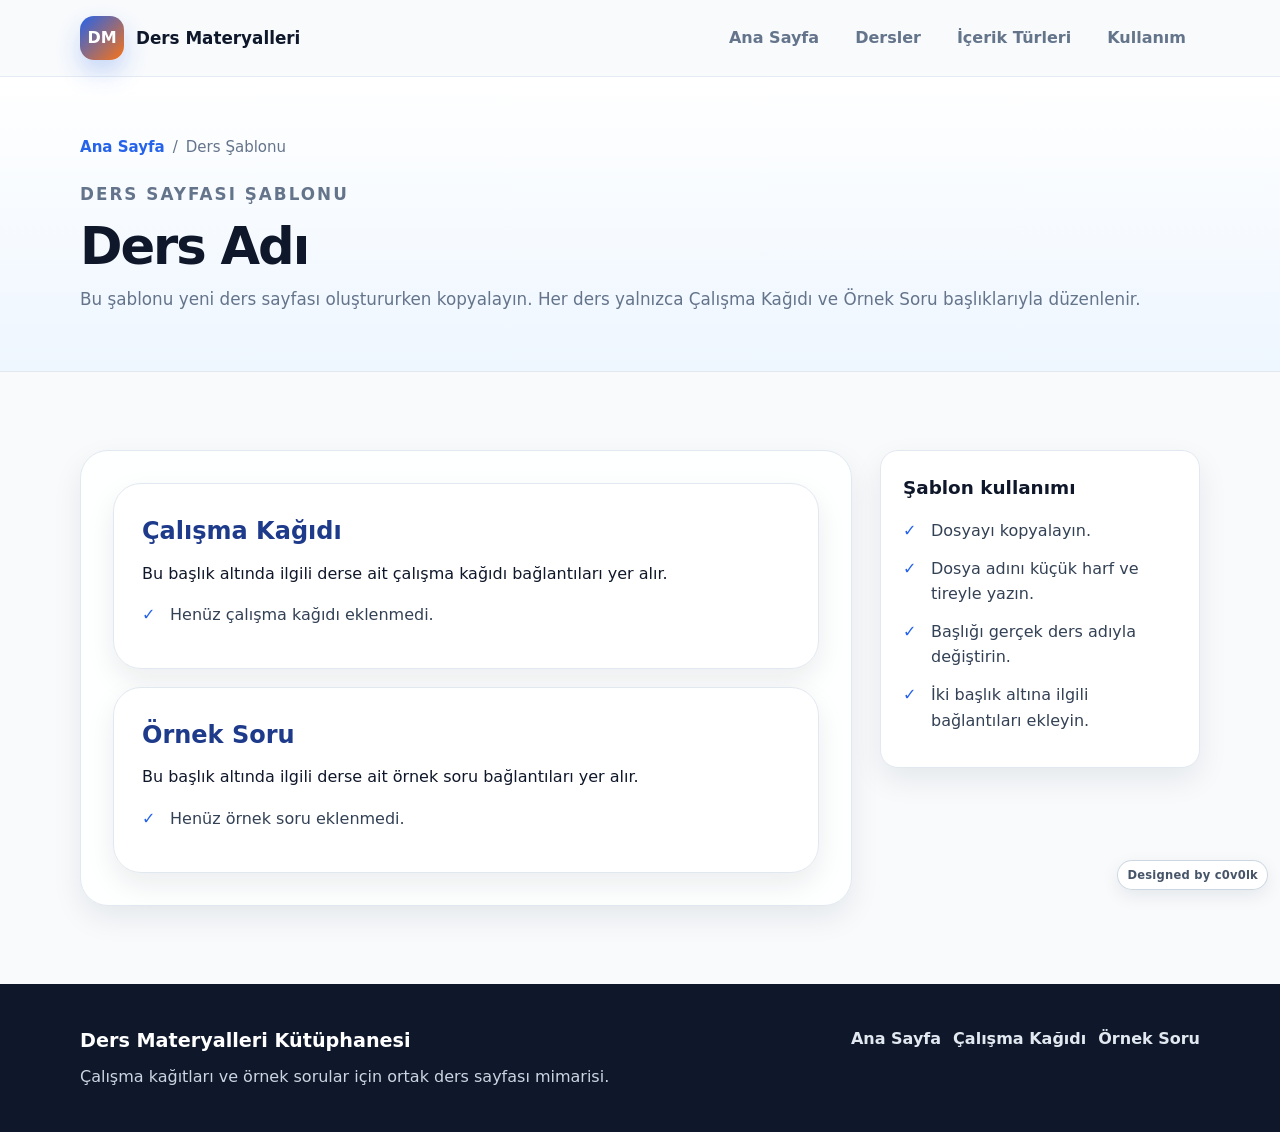
<file: dersler/ders-sablonu.html>
<!DOCTYPE html>
<html lang="tr">
<head>
    <meta charset="UTF-8">
    <meta name="viewport" content="width=device-width, initial-scale=1.0">
    <meta name="description" content="Ders sayfaları için çalışma kağıdı ve örnek soru başlıklarını içeren statik HTML şablonu.">
    <title>Ders Şablonu | Ders Materyalleri Kütüphanesi</title>
    <link rel="stylesheet" href="../style.css?v=20260604-3">
</head>
<body>
    <header class="site-header">
        <div class="container nav-shell">
            <a class="brand" href="../index.html" aria-label="Ders Materyalleri Kütüphanesi ana sayfa">
                <span class="brand-mark" aria-hidden="true">DM</span>
                <span class="brand-text">Ders Materyalleri</span>
            </a>
            <button class="nav-toggle" type="button" aria-expanded="false" aria-controls="site-nav">
                <span class="sr-only">Menüyü aç veya kapat</span>
                <span></span>
                <span></span>
                <span></span>
            </button>
            <nav class="site-nav" id="site-nav" aria-label="Ana menü">
                <a href="../index.html">Ana Sayfa</a>
                <a href="../index.html#dersler">Dersler</a>
                <a href="../index.html#icerik-turleri">İçerik Türleri</a>
                <a href="../index.html#kullanim">Kullanım</a>
            </nav>
        </div>
    </header>

    <main>
        <section class="page-hero">
            <div class="container page-header">
                <nav class="breadcrumb" aria-label="Sayfa yolu">
                    <a href="../index.html">Ana Sayfa</a>
                    <span>/</span>
                    <span>Ders Şablonu</span>
                </nav>
                <p class="eyebrow">Ders sayfası şablonu</p>
                <h1>Ders Adı</h1>
                <p>Bu şablonu yeni ders sayfası oluştururken kopyalayın. Her ders yalnızca Çalışma Kağıdı ve Örnek Soru başlıklarıyla düzenlenir.</p>
            </div>
        </section>

        <section class="section">
            <div class="container page-layout">
                <article class="page-card">
                    <div class="template-panel">
                        <h2>Çalışma Kağıdı</h2>
                        <p>Bu başlık altında ilgili derse ait çalışma kağıdı bağlantıları yer alır.</p>
                        <ul class="resource-list">
                            <li>Henüz çalışma kağıdı eklenmedi.</li>
                        </ul>
                    </div>

                    <div class="template-panel">
                        <h2>Örnek Soru</h2>
                        <p>Bu başlık altında ilgili derse ait örnek soru bağlantıları yer alır.</p>
                        <ul class="resource-list">
                            <li>Henüz örnek soru eklenmedi.</li>
                        </ul>
                    </div>
                </article>

                <aside class="sidebar-card">
                    <h2>Şablon kullanımı</h2>
                    <ul class="template-list">
                        <li>Dosyayı kopyalayın.</li>
                        <li>Dosya adını küçük harf ve tireyle yazın.</li>
                        <li>Başlığı gerçek ders adıyla değiştirin.</li>
                        <li>İki başlık altına ilgili bağlantıları ekleyin.</li>
                    </ul>
                </aside>
            </div>
        </section>
    </main>

    <footer class="site-footer">
        <div class="container footer-grid">
            <div>
                <h2>Ders Materyalleri Kütüphanesi</h2>
                <p>Çalışma kağıtları ve örnek sorular için ortak ders sayfası mimarisi.</p>
            </div>
            <nav aria-label="Alt menü">
                <a href="../index.html">Ana Sayfa</a>
                <a href="../calisma-kagitlari/calisma-kagidi-sablonu.html">Çalışma Kağıdı</a>
                <a href="../ornek-sorular/ornek-soru-sablonu.html">Örnek Soru</a>
            </nav>
        </div>
    </footer>

    <script src="../script.js?v=20260604-3"></script>
</body>
</html>
</file>
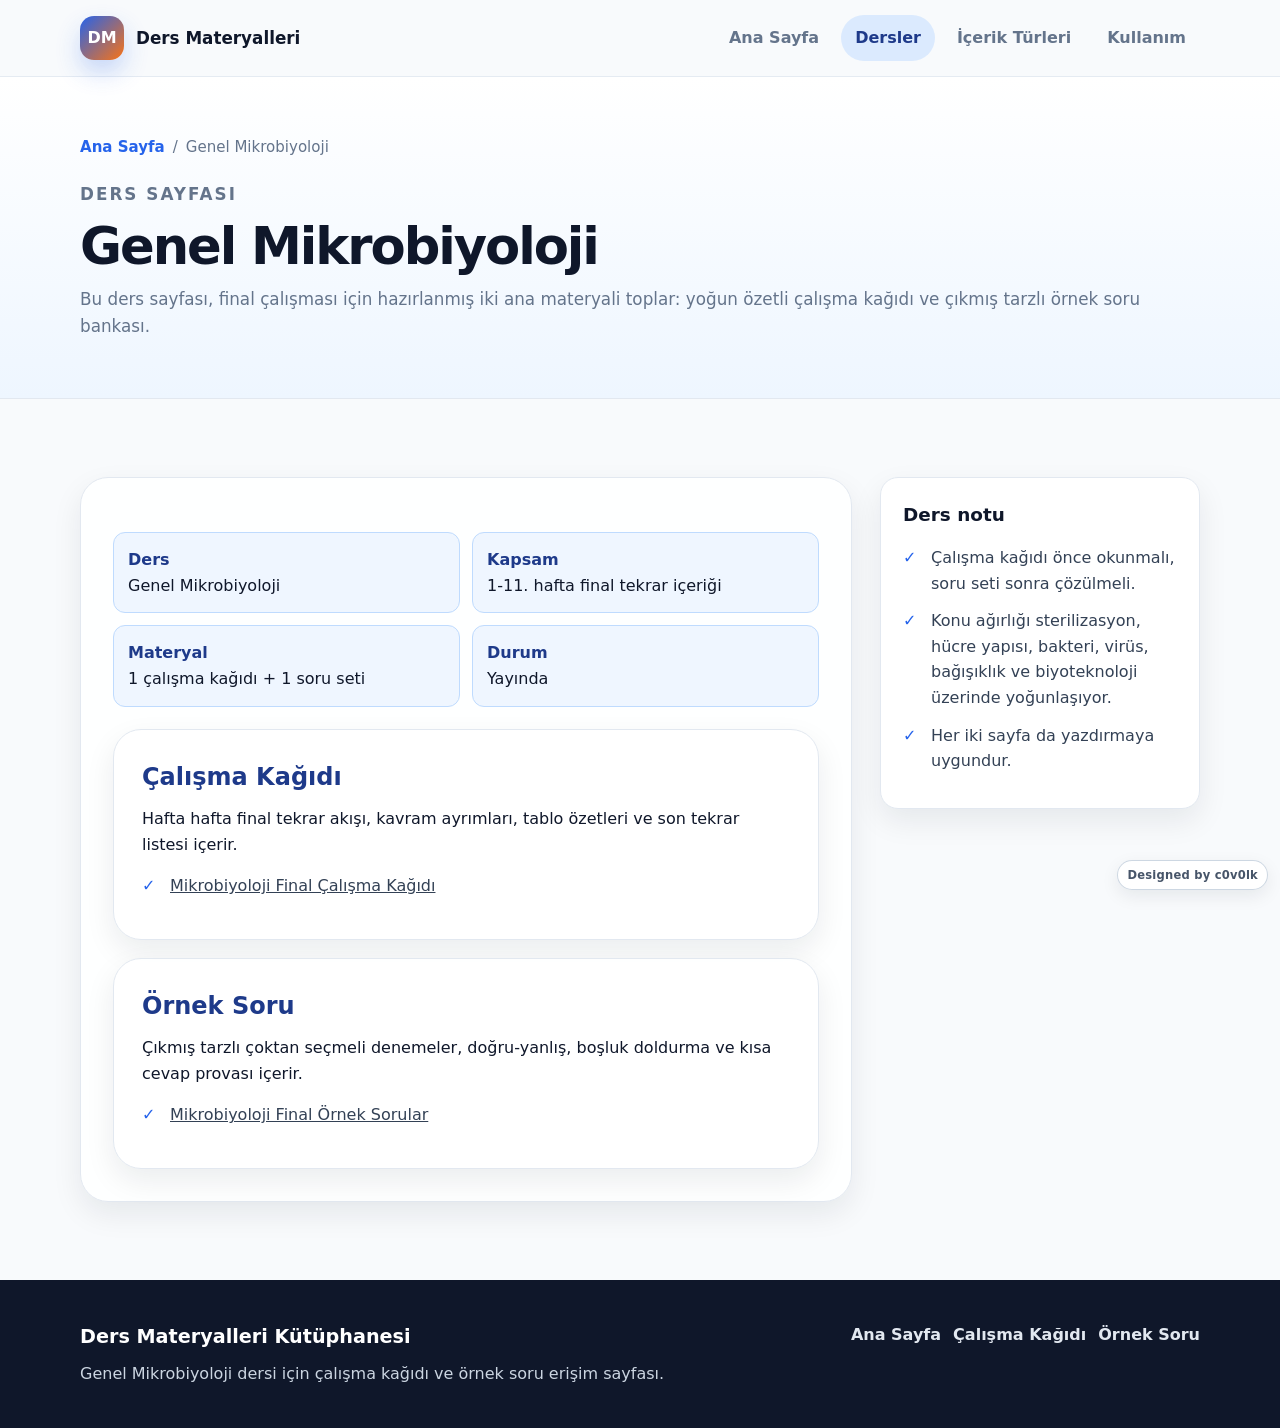
<file: dersler/mikrobiyoloji.html>
<!DOCTYPE html>
<html lang="tr">
<head>
    <meta charset="UTF-8">
    <meta name="viewport" content="width=device-width, initial-scale=1.0">
    <meta name="description" content="Genel Mikrobiyoloji dersi için final çalışma kağıdı ve örnek soru bağlantıları.">
    <title>Genel Mikrobiyoloji | Ders Materyalleri Kütüphanesi</title>
    <link rel="stylesheet" href="../style.css?v=20260604-4">
</head>
<body>
    <header class="site-header">
        <div class="container nav-shell">
            <a class="brand" href="../index.html" aria-label="Ders Materyalleri Kütüphanesi ana sayfa">
                <span class="brand-mark" aria-hidden="true">DM</span>
                <span class="brand-text">Ders Materyalleri</span>
            </a>
            <button class="nav-toggle" type="button" aria-expanded="false" aria-controls="site-nav">
                <span class="sr-only">Menüyü aç veya kapat</span>
                <span></span>
                <span></span>
                <span></span>
            </button>
            <nav class="site-nav" id="site-nav" aria-label="Ana menü">
                <a href="../index.html">Ana Sayfa</a>
                <a href="../index.html#dersler" aria-current="page">Dersler</a>
                <a href="../index.html#icerik-turleri">İçerik Türleri</a>
                <a href="../index.html#kullanim">Kullanım</a>
            </nav>
        </div>
    </header>

    <main>
        <section class="page-hero">
            <div class="container page-header">
                <nav class="breadcrumb" aria-label="Sayfa yolu">
                    <a href="../index.html">Ana Sayfa</a>
                    <span>/</span>
                    <span>Genel Mikrobiyoloji</span>
                </nav>
                <p class="eyebrow">Ders sayfası</p>
                <h1>Genel Mikrobiyoloji</h1>
                <p>Bu ders sayfası, final çalışması için hazırlanmış iki ana materyali toplar: yoğun özetli çalışma kağıdı ve çıkmış tarzlı örnek soru bankası.</p>
            </div>
        </section>

        <section class="section">
            <div class="container page-layout">
                <article class="page-card">
                    <div class="meta-grid" aria-label="Ders bilgileri">
                        <div class="meta-item"><strong>Ders</strong> Genel Mikrobiyoloji</div>
                        <div class="meta-item"><strong>Kapsam</strong> 1-11. hafta final tekrar içeriği</div>
                        <div class="meta-item"><strong>Materyal</strong> 1 çalışma kağıdı + 1 soru seti</div>
                        <div class="meta-item"><strong>Durum</strong> Yayında</div>
                    </div>

                    <div class="template-panel">
                        <h2>Çalışma Kağıdı</h2>
                        <p>Hafta hafta final tekrar akışı, kavram ayrımları, tablo özetleri ve son tekrar listesi içerir.</p>
                        <ul class="resource-list">
                            <li><a href="../calisma-kagitlari/mikrobiyoloji-final-calisma-kagidi.html">Mikrobiyoloji Final Çalışma Kağıdı</a></li>
                        </ul>
                    </div>

                    <div class="template-panel">
                        <h2>Örnek Soru</h2>
                        <p>Çıkmış tarzlı çoktan seçmeli denemeler, doğru-yanlış, boşluk doldurma ve kısa cevap provası içerir.</p>
                        <ul class="resource-list">
                            <li><a href="../ornek-sorular/mikrobiyoloji-final-ornek-sorular.html">Mikrobiyoloji Final Örnek Sorular</a></li>
                        </ul>
                    </div>
                </article>

                <aside class="sidebar-card">
                    <h2>Ders notu</h2>
                    <ul class="template-list">
                        <li>Çalışma kağıdı önce okunmalı, soru seti sonra çözülmeli.</li>
                        <li>Konu ağırlığı sterilizasyon, hücre yapısı, bakteri, virüs, bağışıklık ve biyoteknoloji üzerinde yoğunlaşıyor.</li>
                        <li>Her iki sayfa da yazdırmaya uygundur.</li>
                    </ul>
                </aside>
            </div>
        </section>
    </main>

    <footer class="site-footer">
        <div class="container footer-grid">
            <div>
                <h2>Ders Materyalleri Kütüphanesi</h2>
                <p>Genel Mikrobiyoloji dersi için çalışma kağıdı ve örnek soru erişim sayfası.</p>
            </div>
            <nav aria-label="Alt menü">
                <a href="../index.html">Ana Sayfa</a>
                <a href="../calisma-kagitlari/mikrobiyoloji-final-calisma-kagidi.html">Çalışma Kağıdı</a>
                <a href="../ornek-sorular/mikrobiyoloji-final-ornek-sorular.html">Örnek Soru</a>
            </nav>
        </div>
    </footer>

    <script src="../script.js?v=20260604-4"></script>
</body>
</html>
</file>
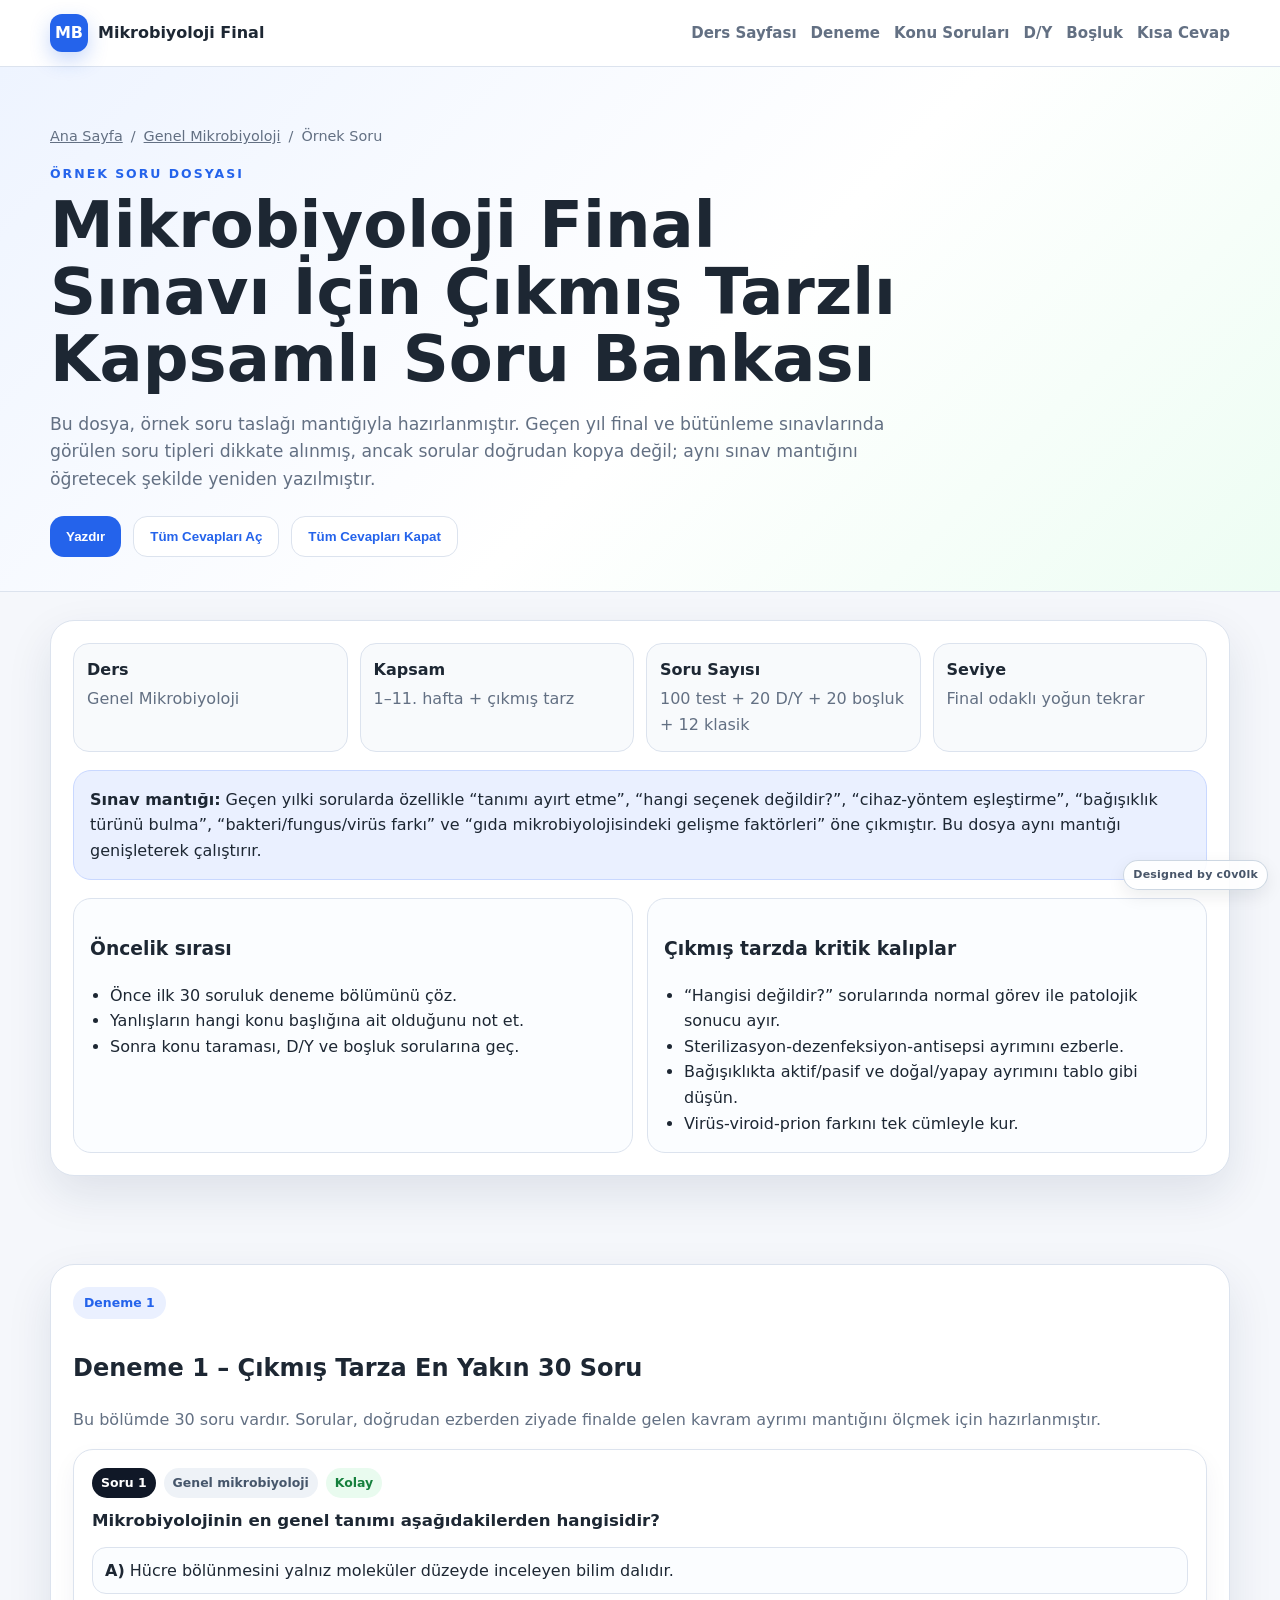
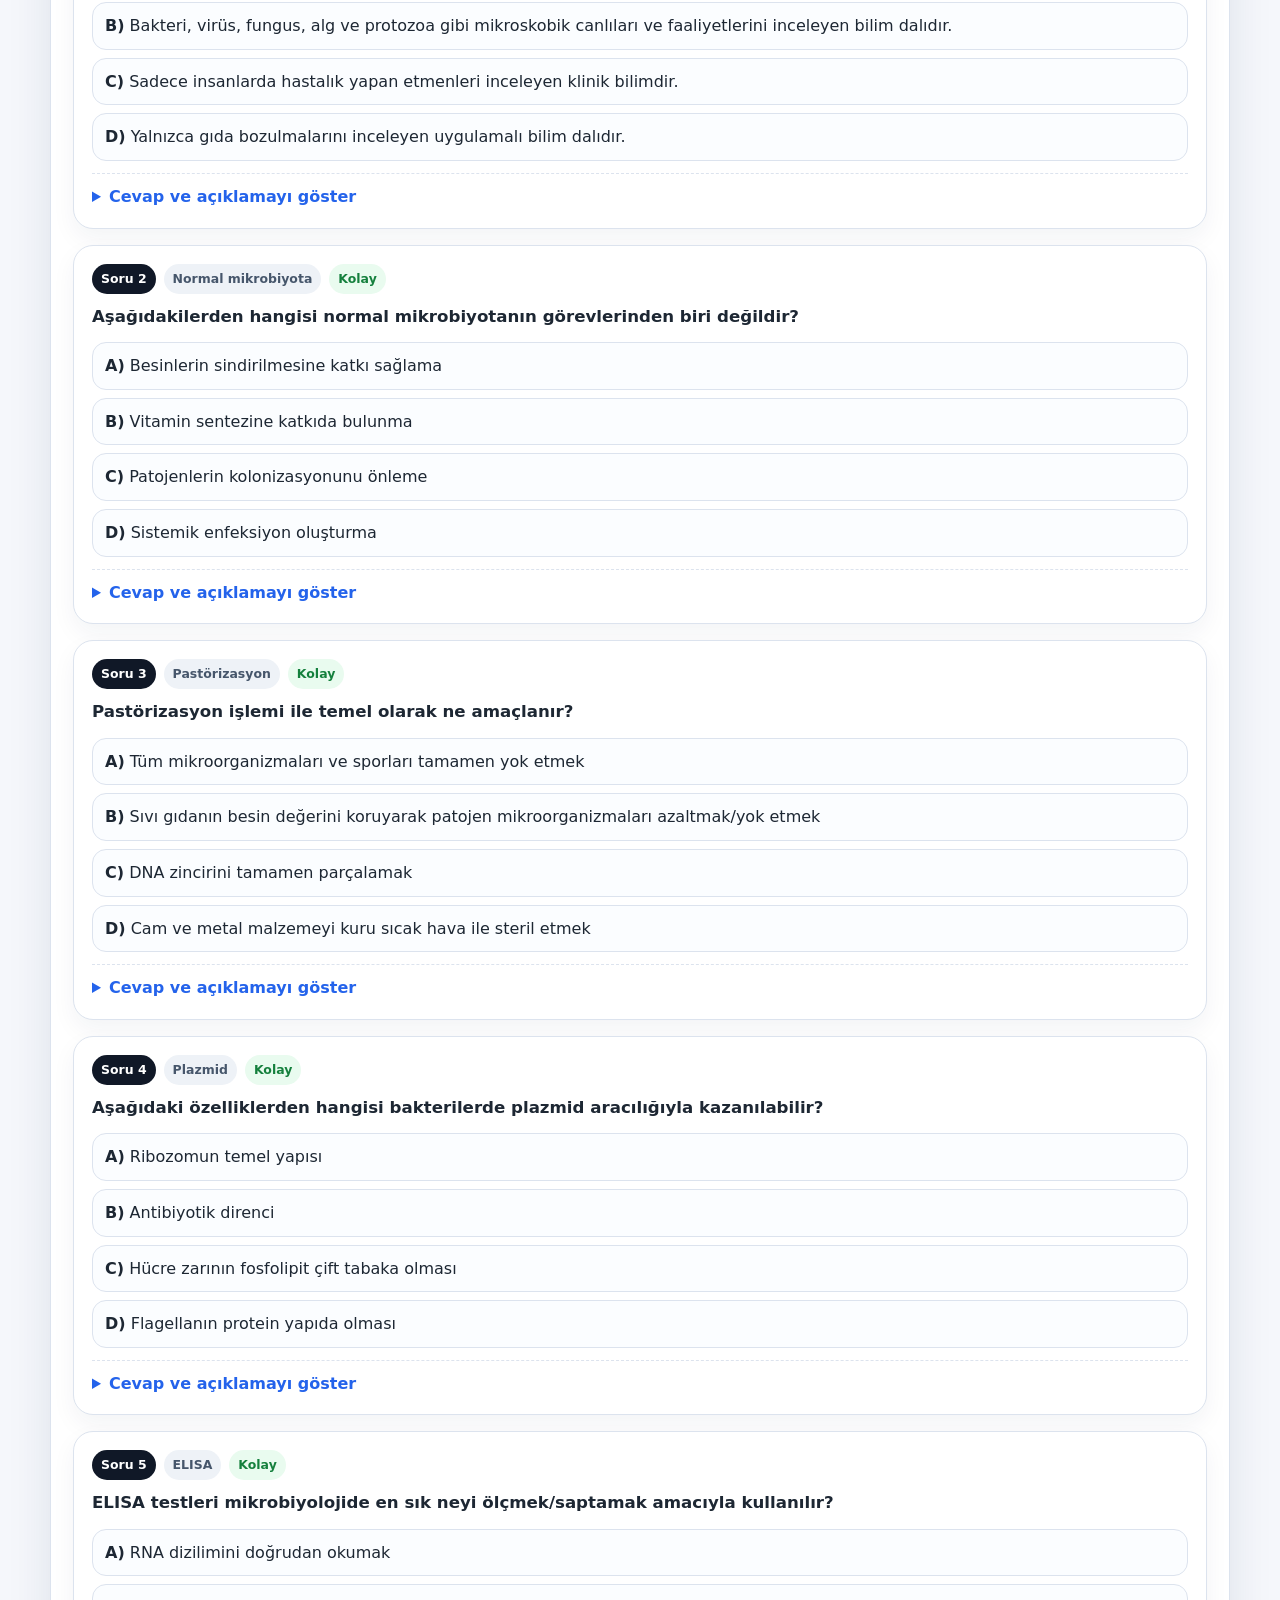
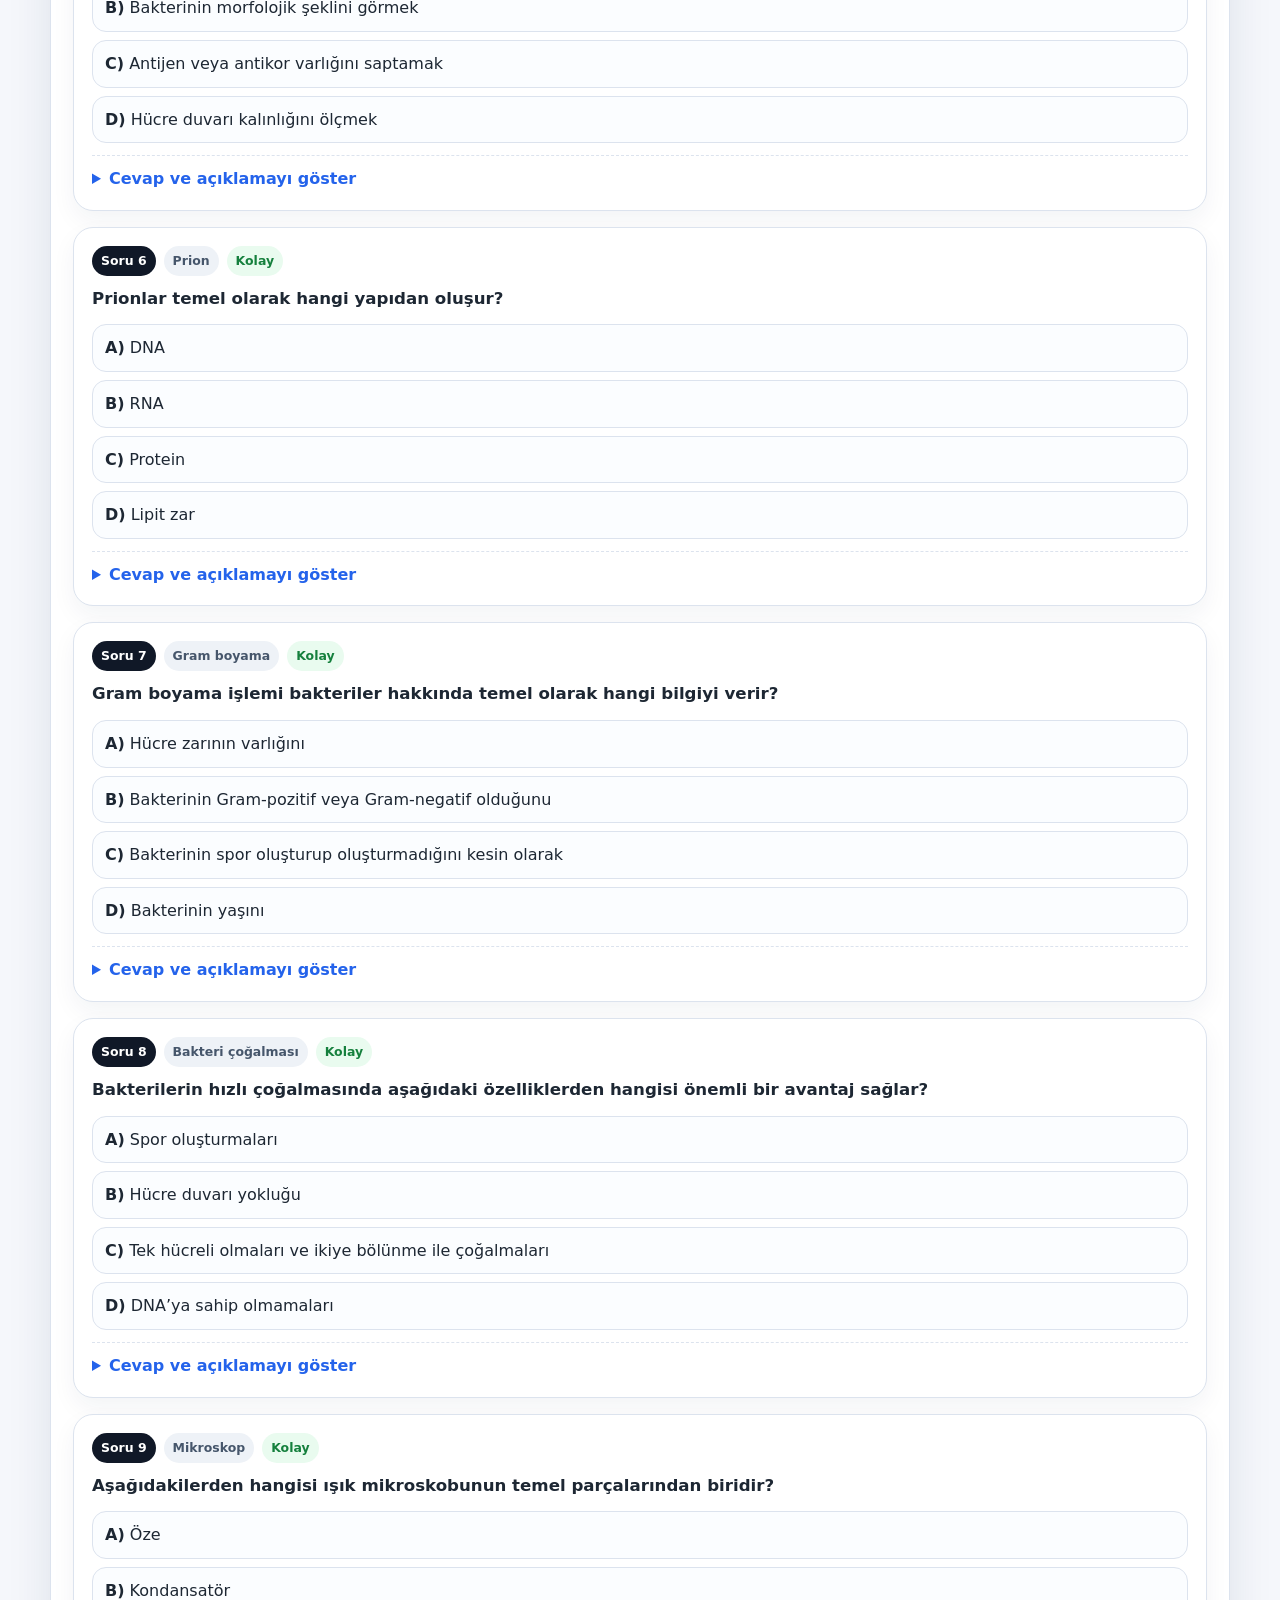
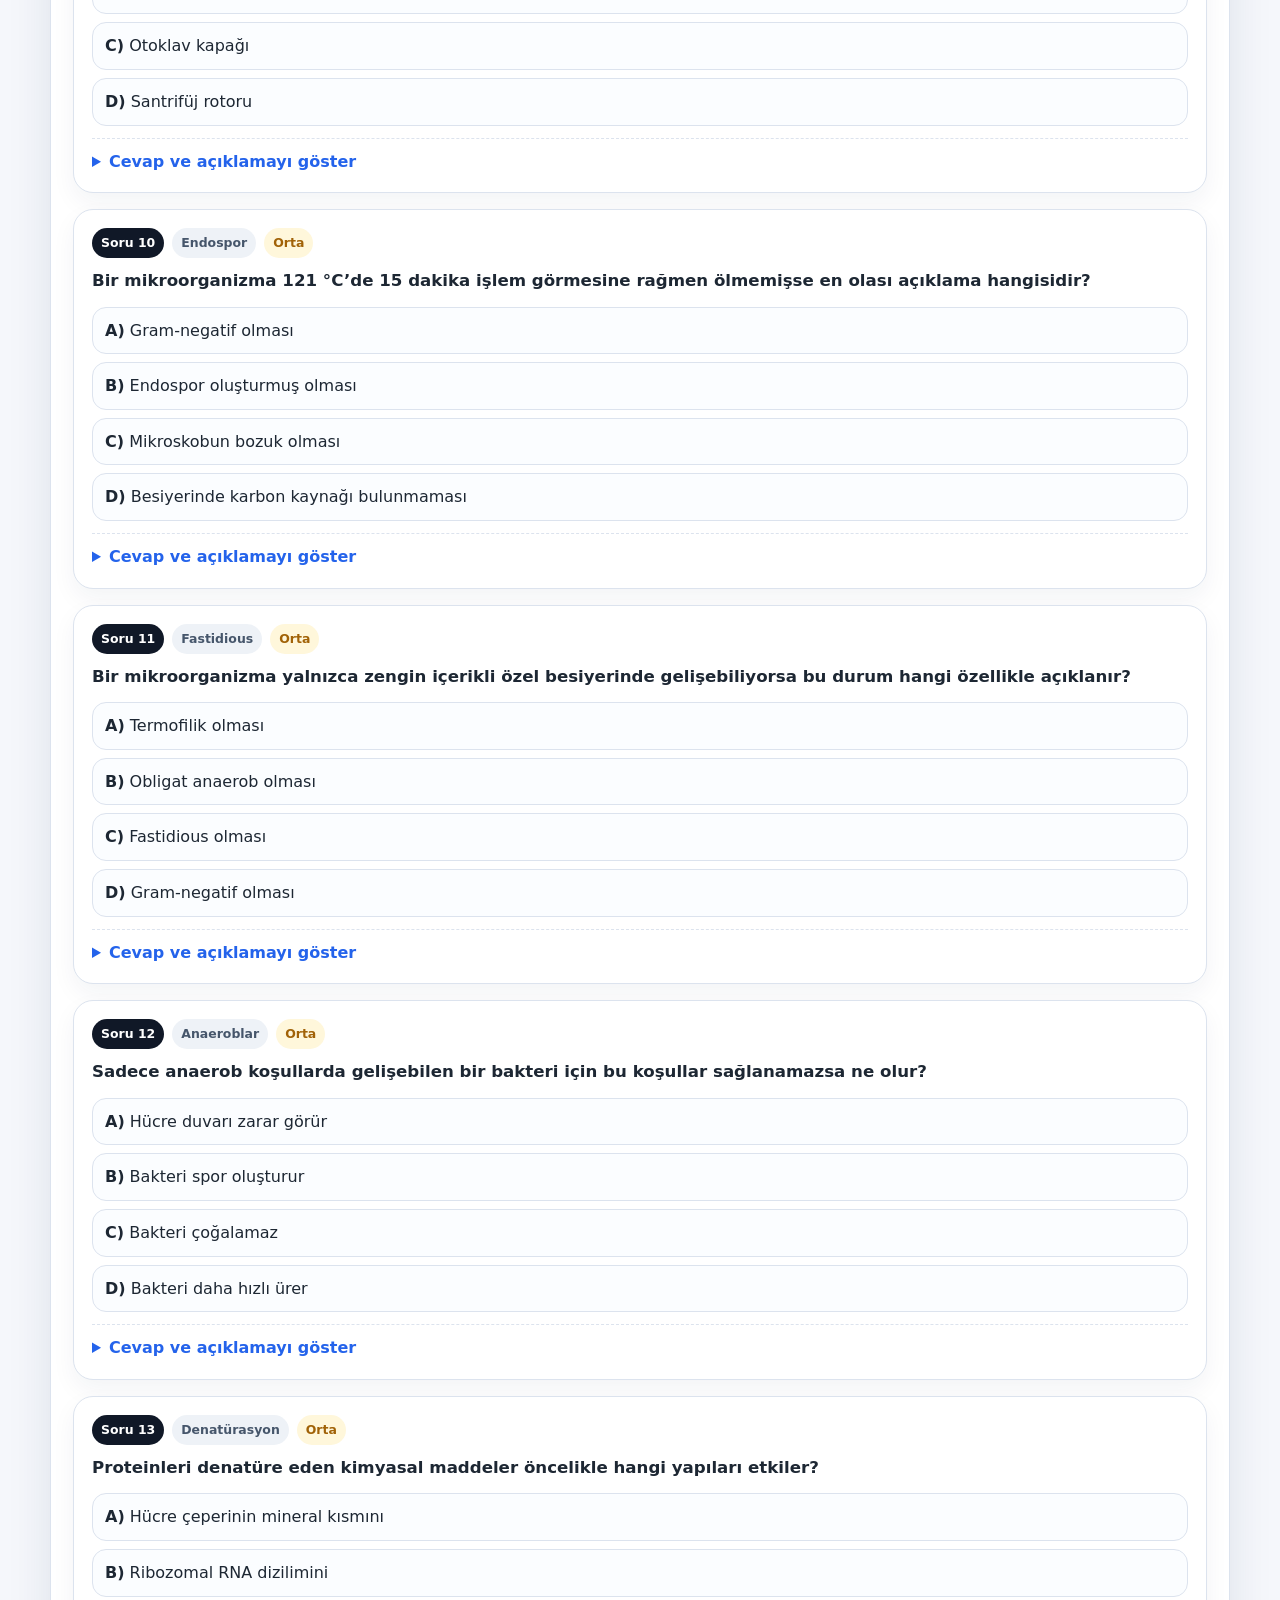
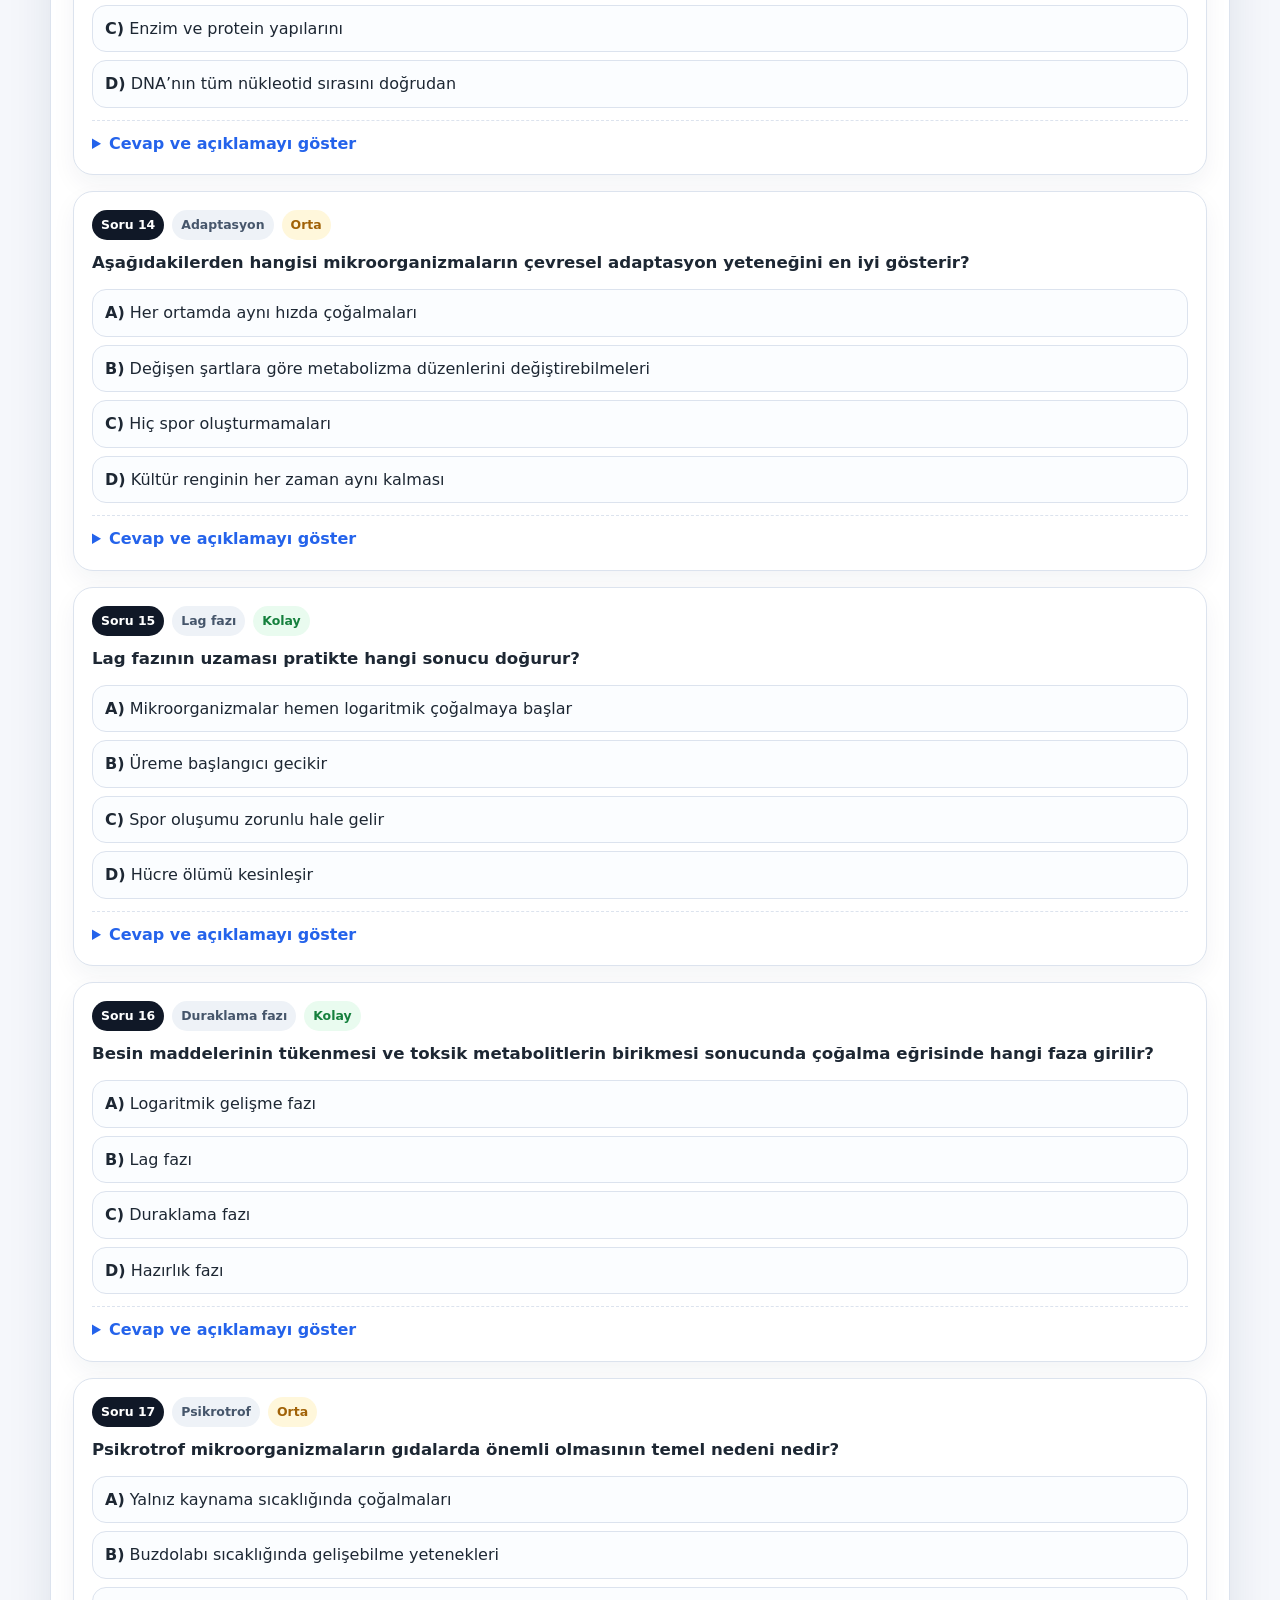
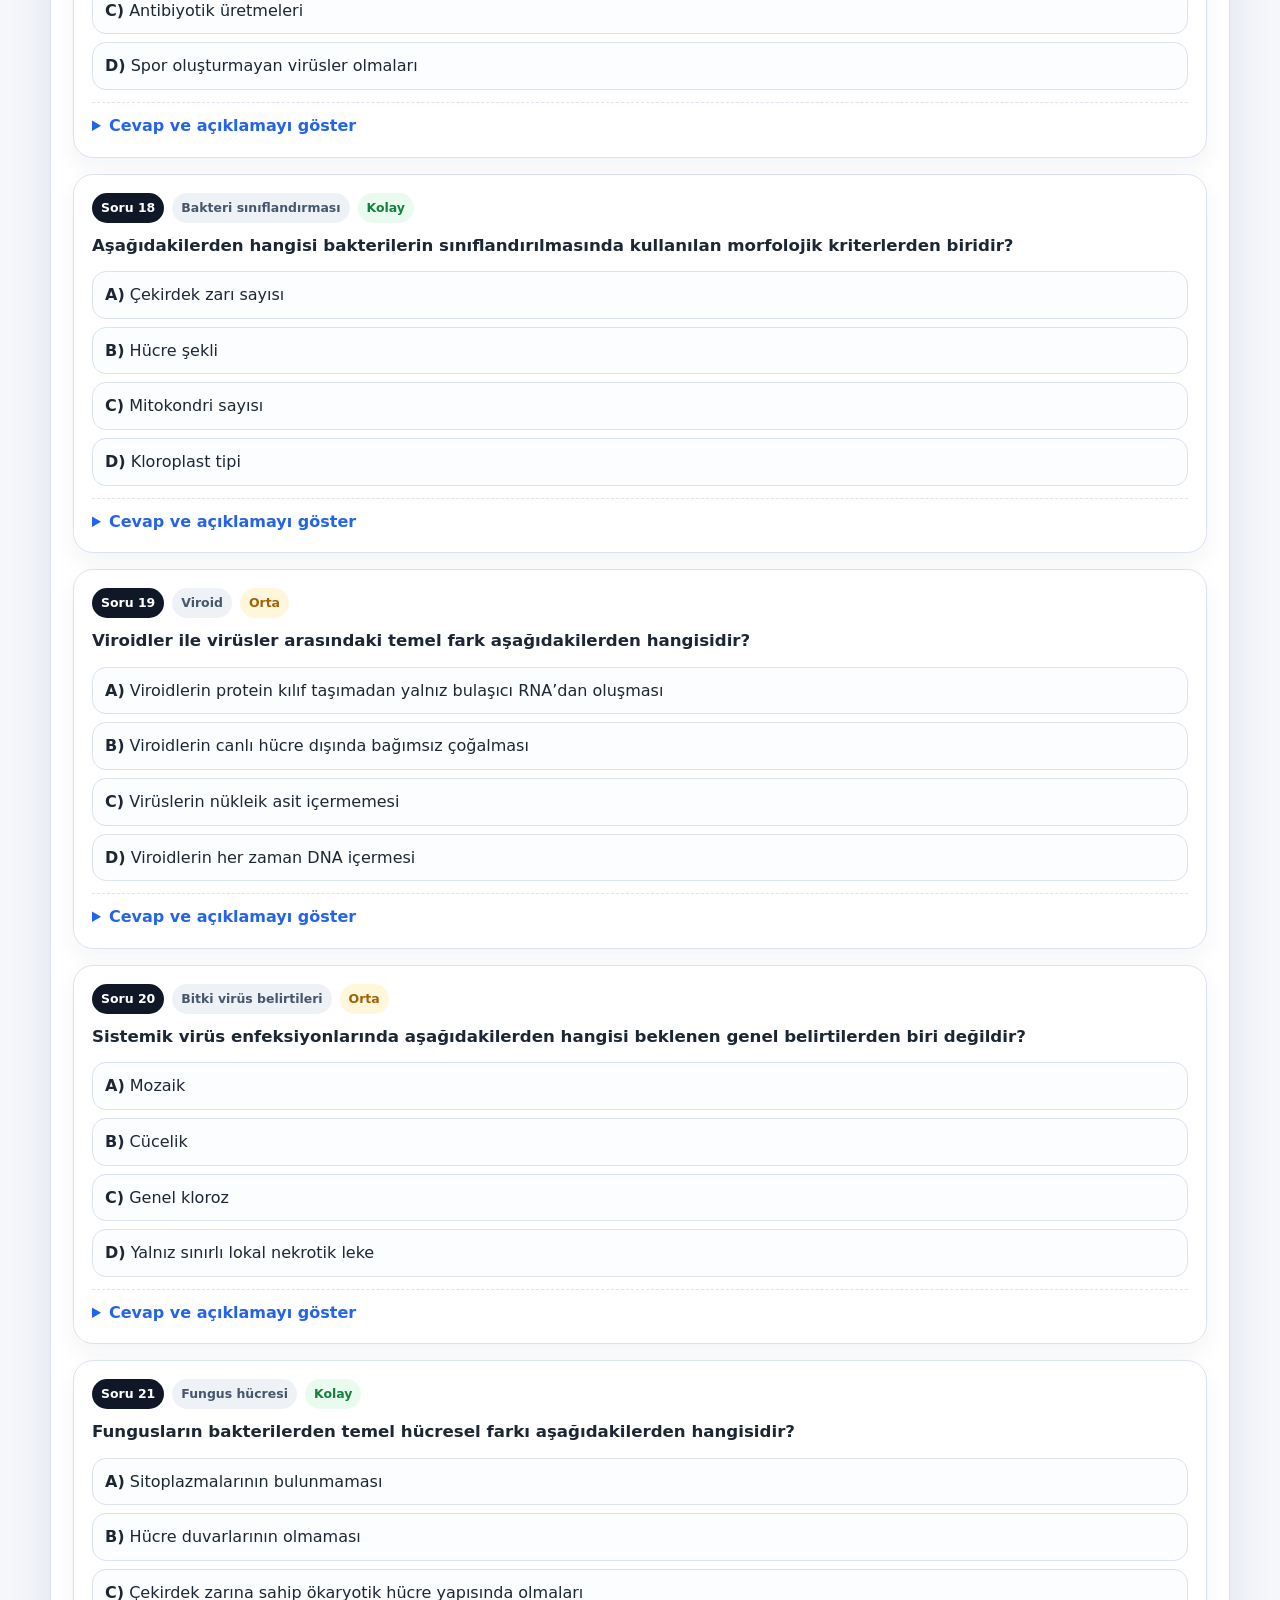
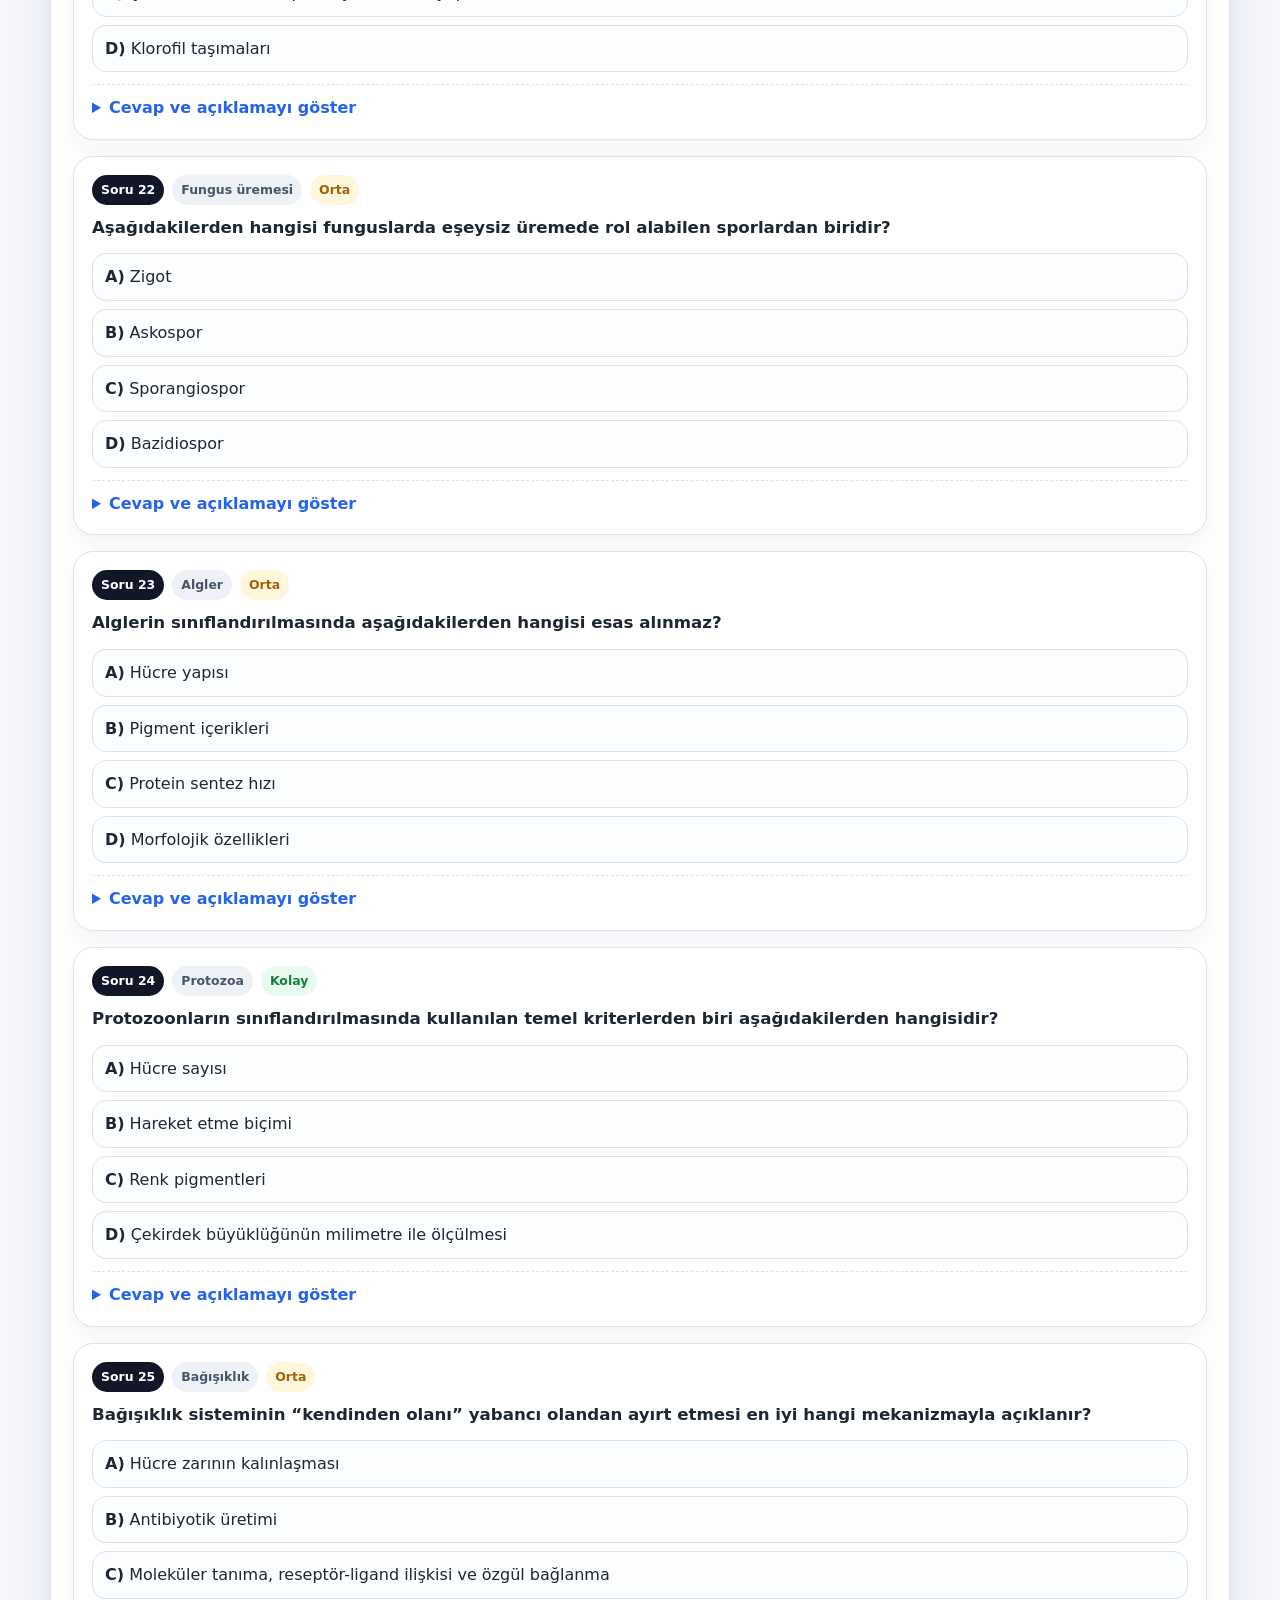
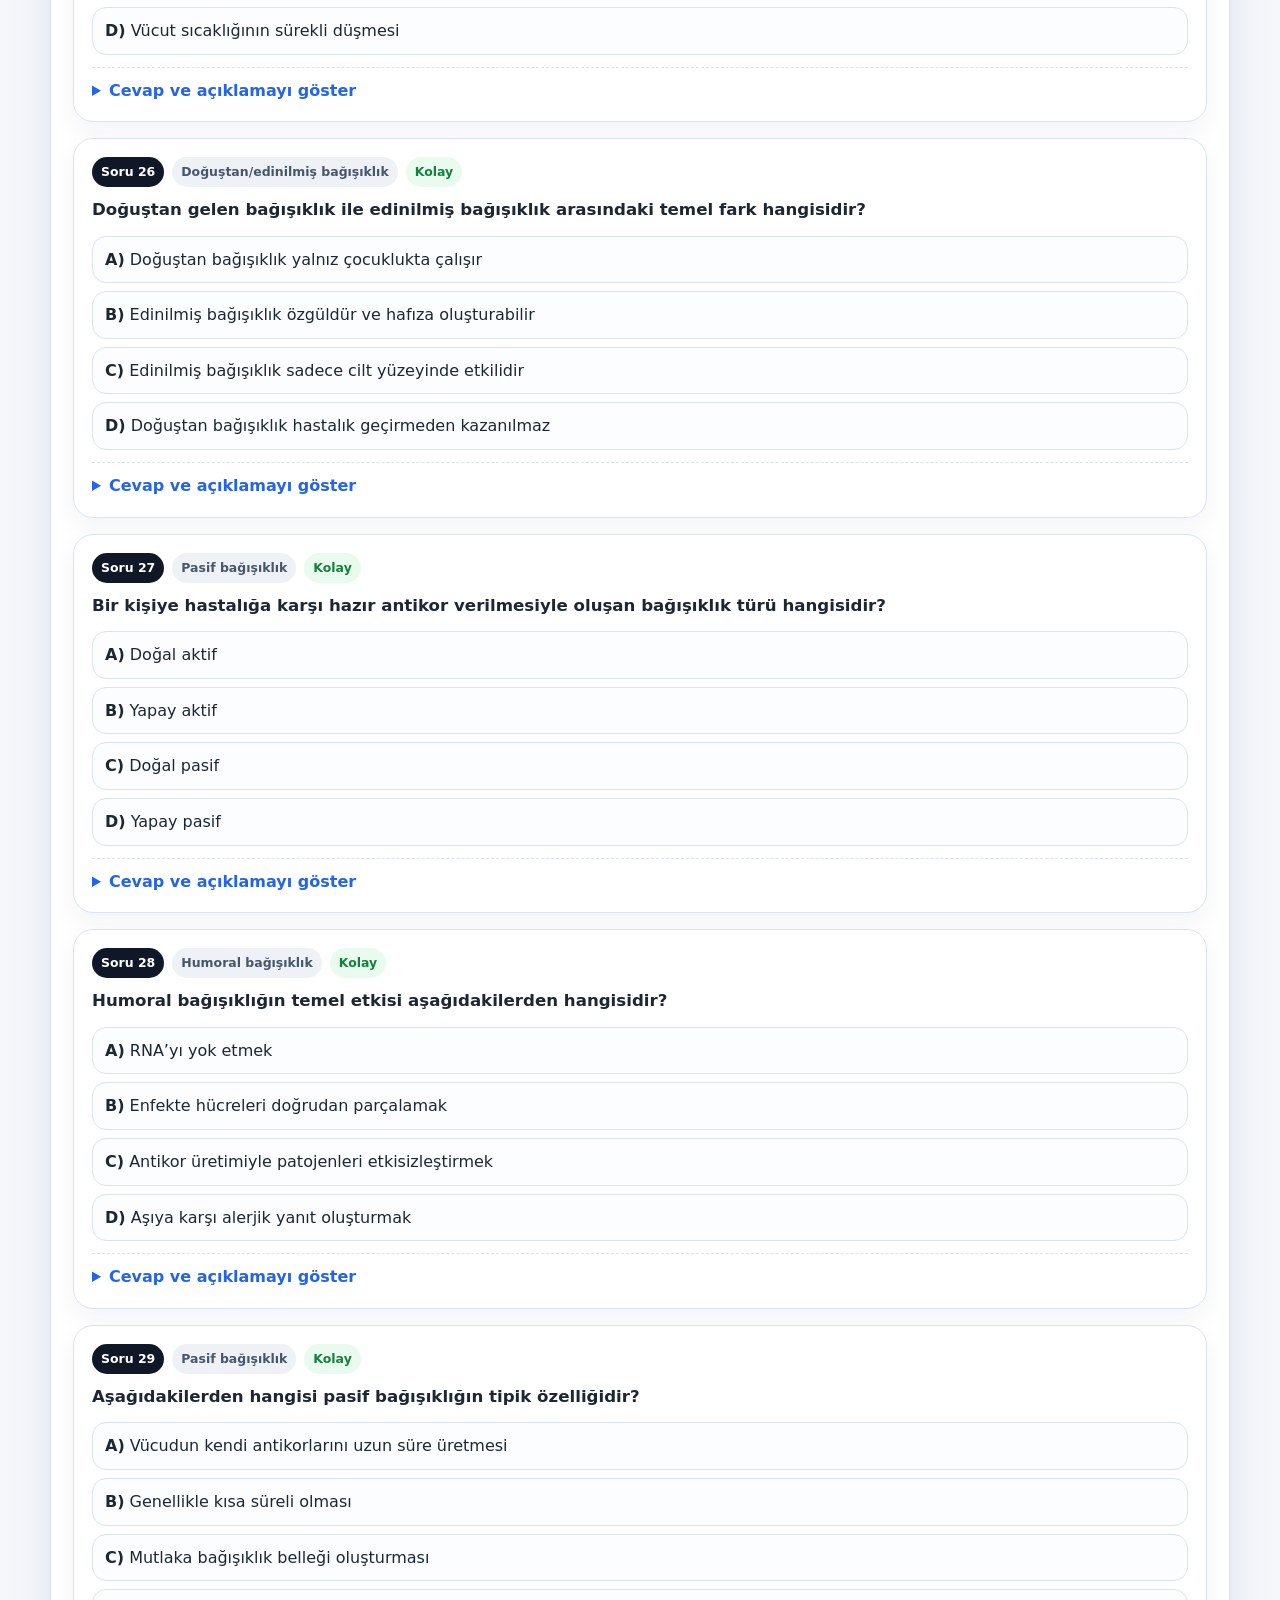
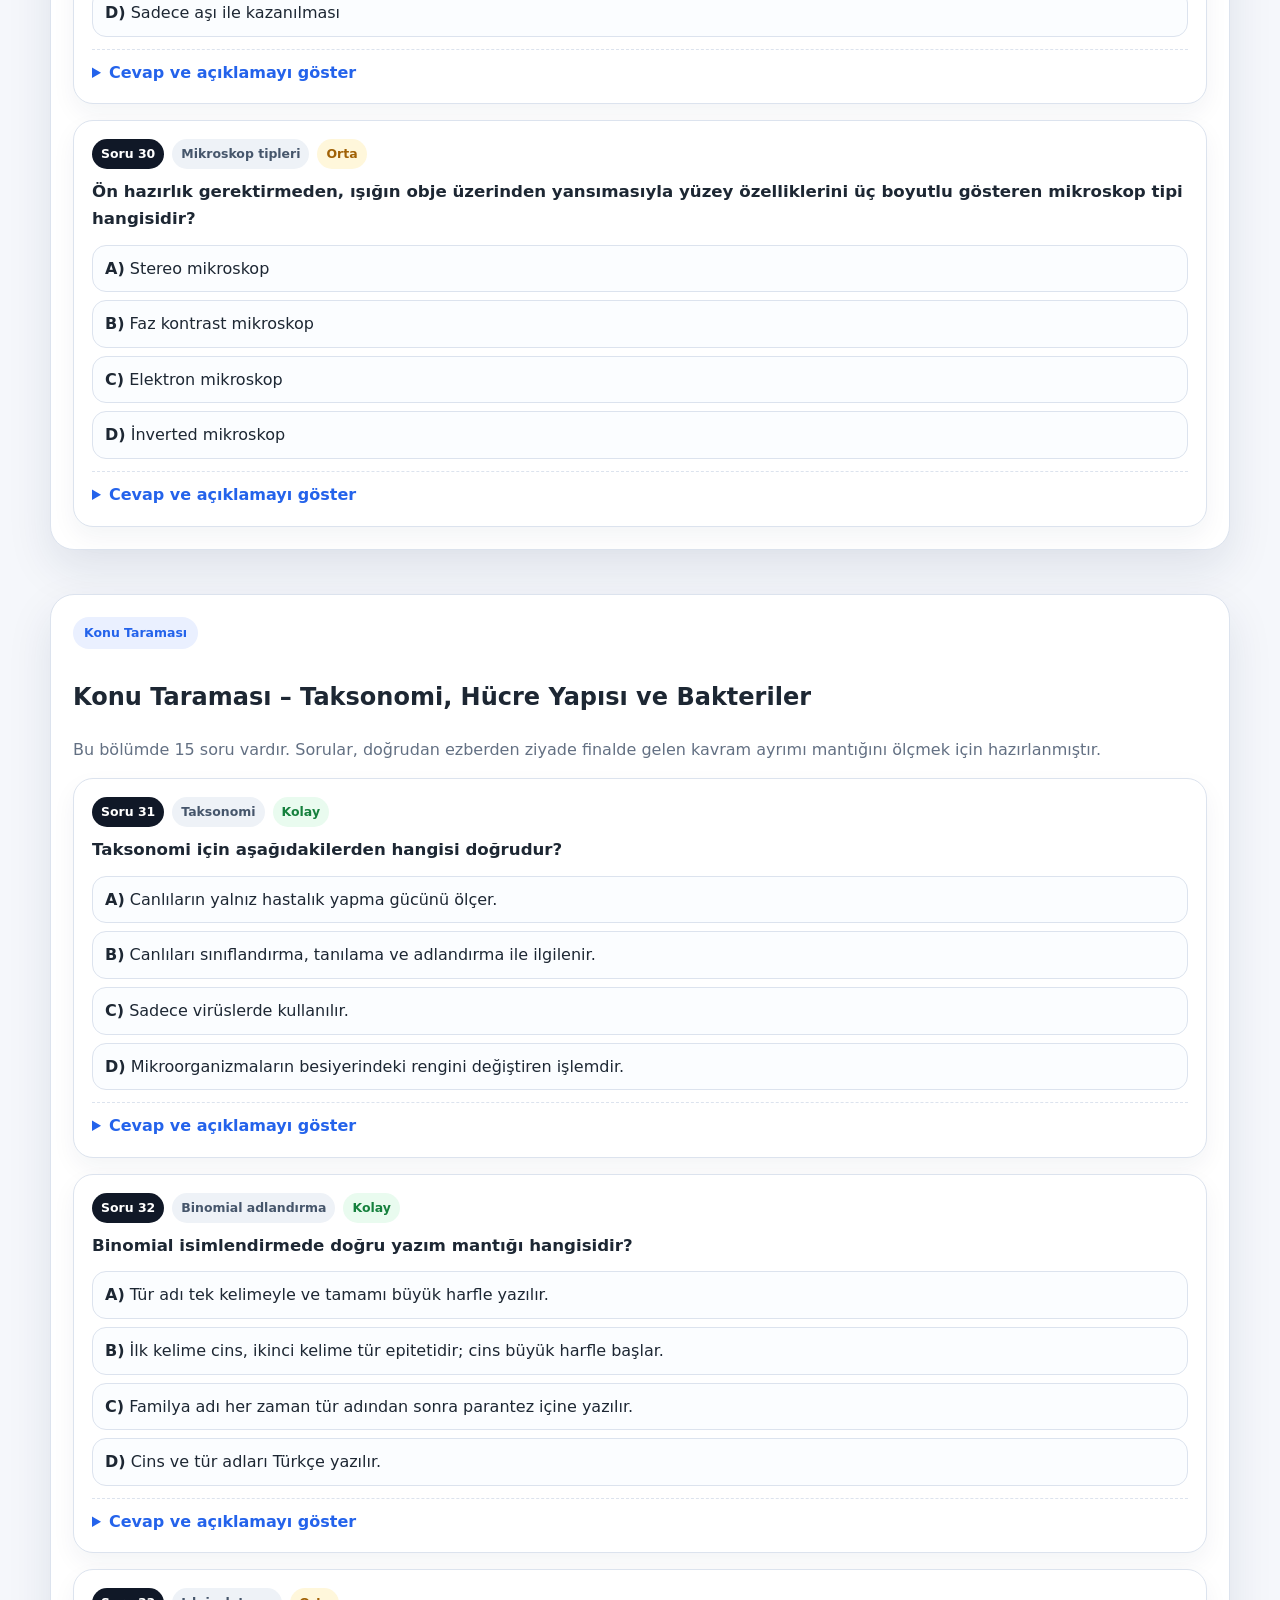
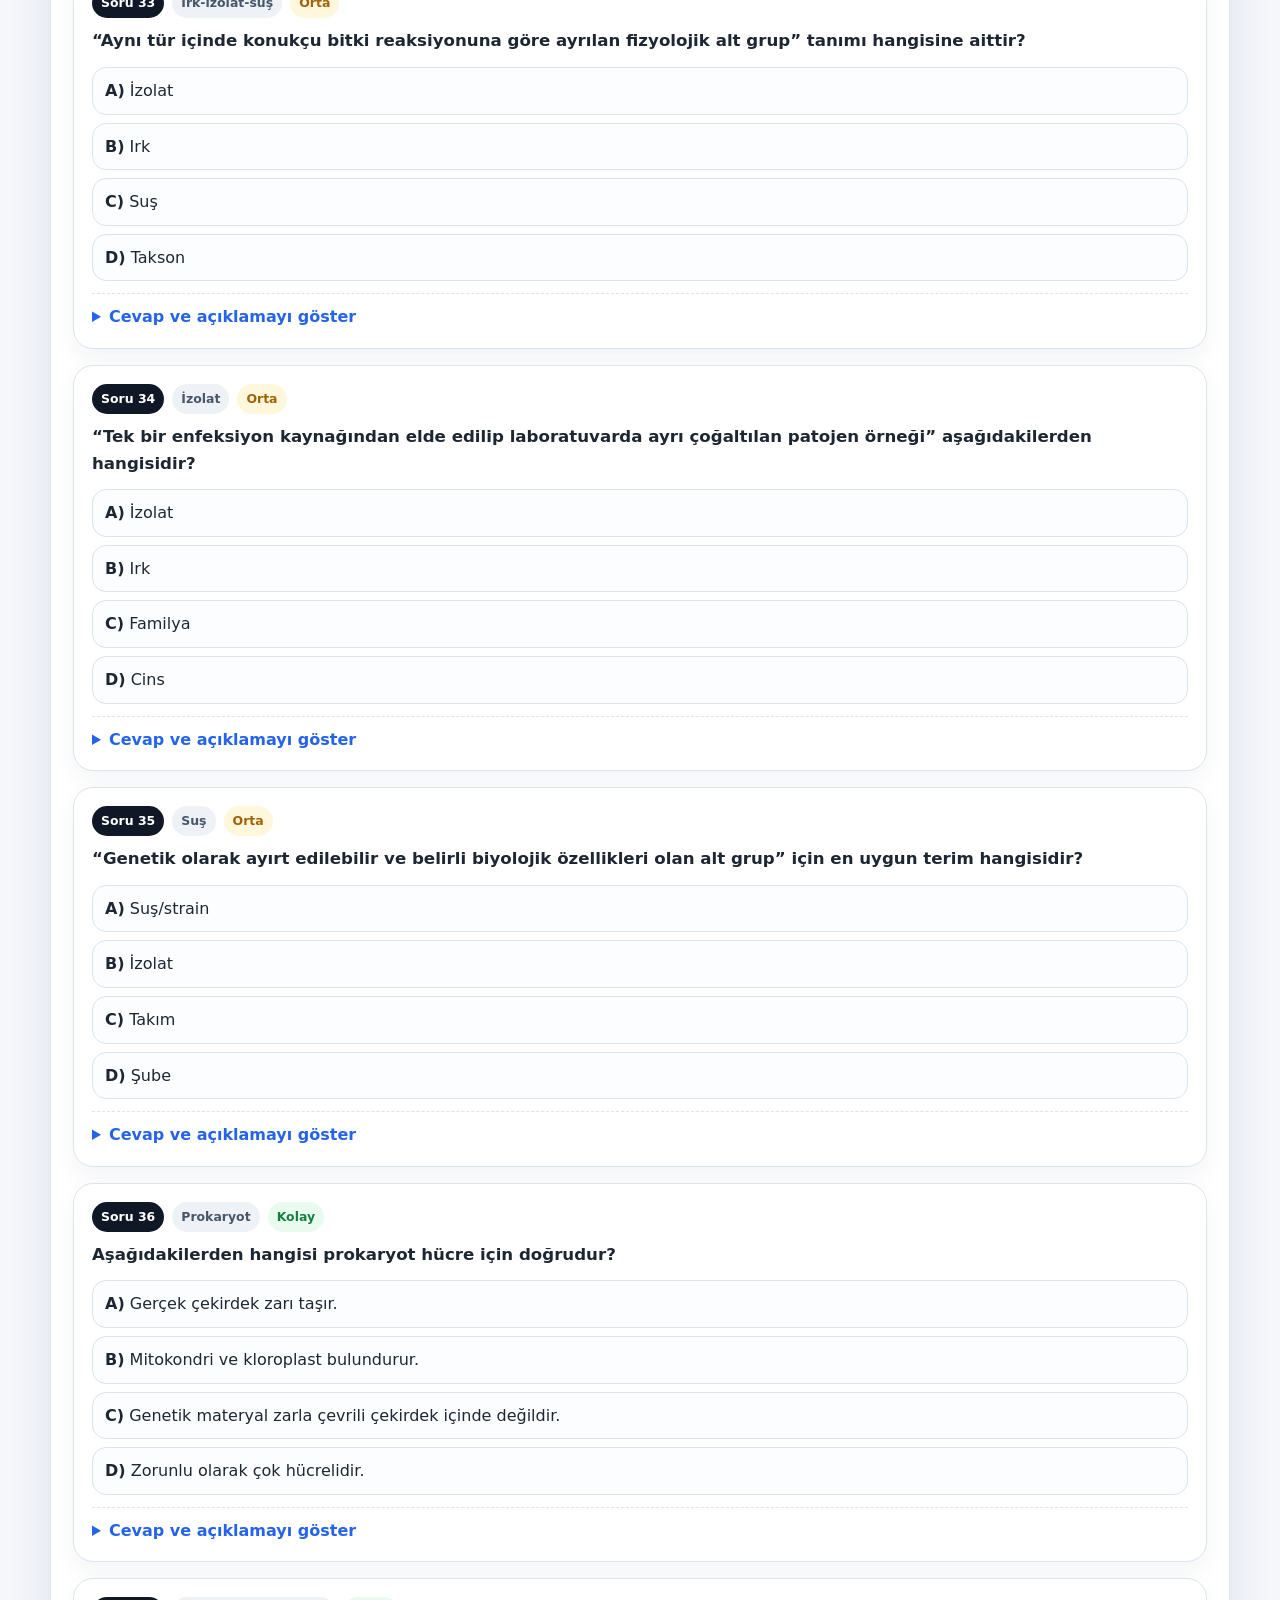
<file: ornek-sorular/mikrobiyoloji-final-ornek-sorular.html>
<!DOCTYPE html>
<html lang="tr">
<head>
<meta charset="UTF-8">
<meta name="viewport" content="width=device-width, initial-scale=1.0">
<title>Mikrobiyoloji Final Örnek Sorular | Çıkmış Tarzlı Soru Bankası</title>
<style>
:root { --bg:#f5f7fb; --card:#ffffff; --ink:#1d2733; --muted:#637083; --primary:#2463eb; --primary-soft:#eaf0ff; --line:#dce3ee; --warm:#fff4e6; --success:#eafaf0; --danger:#fff1f2; --shadow:0 18px 45px rgba(20,40,80,.10); }
* { box-sizing:border-box; }
body { margin:0; font-family: Inter, ui-sans-serif, system-ui, -apple-system, BlinkMacSystemFont, "Segoe UI", sans-serif; background:var(--bg); color:var(--ink); line-height:1.6; }
body::after { content:"Designed by c0v0lk"; position:fixed; right:12px; bottom:10px; z-index:40; padding:5px 9px; color:#475569; background:rgba(255,255,255,.88); border:1px solid rgba(203,213,225,.95); border-radius:999px; box-shadow:0 6px 18px rgba(15,23,42,.08); font-size:11px; font-weight:800; letter-spacing:.02em; pointer-events:none; }
a { color:inherit; }
.site-header { position:sticky; top:0; z-index:20; background:rgba(255,255,255,.92); backdrop-filter: blur(10px); border-bottom:1px solid var(--line); }
.container { width:min(1180px, calc(100% - 32px)); margin:0 auto; }
.nav-shell { display:flex; align-items:center; justify-content:space-between; padding:14px 0; gap:16px; }
.brand { display:flex; align-items:center; gap:10px; text-decoration:none; font-weight:800; }
.brand-mark { width:38px; height:38px; border-radius:12px; display:grid; place-items:center; background:var(--primary); color:#fff; box-shadow:0 8px 20px rgba(36,99,235,.25); }
.site-nav { display:flex; gap:14px; flex-wrap:wrap; font-size:.94rem; }
.site-nav a { text-decoration:none; color:var(--muted); font-weight:650; }
.site-nav a:hover { color:var(--primary); }
.page-hero { padding:58px 0 34px; background:linear-gradient(135deg,#eef4ff 0%,#fff 55%,#edfdf3 100%); border-bottom:1px solid var(--line); }
.breadcrumb { display:flex; gap:8px; color:var(--muted); font-size:.9rem; margin-bottom:16px; }
.eyebrow { color:var(--primary); text-transform:uppercase; letter-spacing:.16em; font-size:.78rem; font-weight:800; margin:0 0 8px; }
h1 { font-size:clamp(2rem, 5vw, 4rem); line-height:1.05; margin:0 0 16px; max-width:900px; }
.page-header > p:not(.eyebrow) { color:var(--muted); max-width:860px; font-size:1.08rem; }
.action-row { display:flex; gap:12px; flex-wrap:wrap; margin-top:22px; }
.button { border:none; border-radius:14px; padding:12px 16px; font-weight:800; cursor:pointer; text-decoration:none; display:inline-flex; align-items:center; gap:8px; }
.button-primary { background:var(--primary); color:#fff; }
.button-secondary { background:#fff; color:var(--primary); border:1px solid var(--line); }
.section { padding:28px 0 60px; }
.page-layout { display:grid; grid-template-columns: 1fr; gap:22px; }
.page-card, .question-box { background:var(--card); border:1px solid var(--line); border-radius:24px; padding:22px; box-shadow:var(--shadow); margin-bottom:22px; }
.meta-grid { display:grid; grid-template-columns:repeat(4,minmax(0,1fr)); gap:12px; margin-bottom:18px; }
.meta-item { background:#f8fafc; border:1px solid var(--line); border-radius:16px; padding:13px; color:var(--muted); }
.meta-item strong { display:block; color:var(--ink); margin-bottom:4px; }
.sheet-topline { background:var(--primary-soft); border:1px solid #c9d8ff; padding:16px; border-radius:18px; margin:18px 0; }
.info-grid { display:grid; grid-template-columns:repeat(2,minmax(0,1fr)); gap:14px; }
.exam-note, .info-card { border:1px solid var(--line); border-radius:18px; background:#fbfdff; padding:16px; }
.plain-list { margin:8px 0 0; padding-left:20px; }
.section-badge { display:inline-flex; border-radius:999px; background:var(--primary-soft); color:var(--primary); font-size:.78rem; font-weight:900; padding:6px 11px; margin-bottom:10px; }
.section-intro { color:var(--muted); margin-top:0; }
.question-cluster { display:grid; gap:16px; }
.mcq-card, .tf-card, .blank-card, .short-card { border:1px solid var(--line); border-radius:20px; background:#fff; padding:18px; box-shadow:0 10px 24px rgba(20,40,80,.05); page-break-inside:avoid; }
.question-topline { display:flex; align-items:center; gap:8px; flex-wrap:wrap; margin-bottom:10px; }
.question-tag { background:#101827; color:#fff; padding:5px 9px; border-radius:999px; font-size:.78rem; font-weight:900; }
.topic-pill { background:#eef2f7; color:#46566b; padding:5px 9px; border-radius:999px; font-size:.78rem; font-weight:800; }
.difficulty-pill { padding:5px 9px; border-radius:999px; font-size:.78rem; font-weight:900; }
.easy { background:#e9fbeF; color:#15803d; } .medium { background:#fff7db; color:#a16207; } .hard { background:#fff1f2; color:#be123c; }
.mcq-card h3, .short-card h3 { margin:6px 0 12px; font-size:1.04rem; }
.option-list { list-style:none; padding:0; margin:0; display:grid; gap:8px; }
.option-list li { border:1px solid var(--line); border-radius:14px; padding:10px 12px; background:#fbfdff; }
.question-solution { margin-top:12px; border-top:1px dashed var(--line); padding-top:10px; }
.question-solution summary { cursor:pointer; color:var(--primary); font-weight:900; }
.answer-chip { display:inline-flex; align-items:center; border-radius:999px; background:#dcfce7; color:#166534; font-weight:900; padding:6px 10px; margin:8px 0; }
.answer-chip.small { padding:4px 8px; margin:0; }
.answer-key { display:flex; flex-wrap:wrap; gap:7px; margin-top:14px; }
.answer-key span { min-width:54px; border:1px solid var(--line); border-radius:999px; background:#fff; padding:6px 9px; font-weight:800; text-align:center; }
.tf-grid, .blank-grid, .short-grid { display:grid; grid-template-columns:repeat(2,minmax(0,1fr)); gap:14px; }
.lined-area { min-height:112px; border-radius:16px; border:1px solid var(--line); background:repeating-linear-gradient(#fff, #fff 30px, #e6edf7 31px); margin-top:10px; }
.callout { border-left:5px solid var(--primary); background:#f8fbff; padding:15px; border-radius:14px; color:#42526a; }
.print-note { color:var(--muted); font-size:.92rem; }
@media (max-width: 760px) { .meta-grid, .info-grid, .tf-grid, .blank-grid, .short-grid { grid-template-columns:1fr; } .site-nav { display:none; } .page-card, .question-box { padding:16px; border-radius:18px; } }
@media print { body { background:#fff; } .site-header, .action-row, .print-note, body::after { display:none !important; } .page-hero { padding:18px 0; background:#fff; } .question-solution { display:block; } details:not([open]) > *:not(summary) { display:block; } .page-card,.question-box,.mcq-card,.tf-card,.blank-card,.short-card { box-shadow:none; } }
</style>
<script>
function openAllDetails() { document.querySelectorAll('details').forEach(d => d.open = true); }
function closeAllDetails() { document.querySelectorAll('details').forEach(d => d.open = false); }
</script>
</head>
<body>
<header class="site-header"><div class="container nav-shell"><a class="brand" href="../dersler/mikrobiyoloji.html"><span class="brand-mark">MB</span><span>Mikrobiyoloji Final</span></a><nav class="site-nav"><a href="../dersler/mikrobiyoloji.html">Ders Sayfası</a><a href="#deneme">Deneme</a><a href="#konu">Konu Soruları</a><a href="#dy">D/Y</a><a href="#bosluk">Boşluk</a><a href="#klasik">Kısa Cevap</a></nav></div></header>
<main>
<section class="page-hero"><div class="container page-header"><nav class="breadcrumb"><a href="../index.html">Ana Sayfa</a><span>/</span><a href="../dersler/mikrobiyoloji.html">Genel Mikrobiyoloji</a><span>/</span><span>Örnek Soru</span></nav><p class="eyebrow">Örnek soru dosyası</p><h1>Mikrobiyoloji Final Sınavı İçin Çıkmış Tarzlı Kapsamlı Soru Bankası</h1><p>Bu dosya, örnek soru taslağı mantığıyla hazırlanmıştır. Geçen yıl final ve bütünleme sınavlarında görülen soru tipleri dikkate alınmış, ancak sorular doğrudan kopya değil; aynı sınav mantığını öğretecek şekilde yeniden yazılmıştır.</p><div class="action-row"><button class="button button-primary" onclick="window.print()">Yazdır</button><button class="button button-secondary" onclick="openAllDetails()">Tüm Cevapları Aç</button><button class="button button-secondary" onclick="closeAllDetails()">Tüm Cevapları Kapat</button></div></div></section>
<section class="section"><div class="container page-layout">
<article class="page-card">
<div class="meta-grid"><div class="meta-item"><strong>Ders</strong>Genel Mikrobiyoloji</div><div class="meta-item"><strong>Kapsam</strong>1–11. hafta + çıkmış tarz</div><div class="meta-item"><strong>Soru Sayısı</strong>100 test + 20 D/Y + 20 boşluk + 12 klasik</div><div class="meta-item"><strong>Seviye</strong>Final odaklı yoğun tekrar</div></div>
<div class="sheet-topline"><strong>Sınav mantığı:</strong> Geçen yılki sorularda özellikle “tanımı ayırt etme”, “hangi seçenek değildir?”, “cihaz-yöntem eşleştirme”, “bağışıklık türünü bulma”, “bakteri/fungus/virüs farkı” ve “gıda mikrobiyolojisindeki gelişme faktörleri” öne çıkmıştır. Bu dosya aynı mantığı genişleterek çalıştırır.</div>
<div class="info-grid"><div class="exam-note"><h3>Öncelik sırası</h3><ul class="plain-list"><li>Önce ilk 30 soruluk deneme bölümünü çöz.</li><li>Yanlışların hangi konu başlığına ait olduğunu not et.</li><li>Sonra konu taraması, D/Y ve boşluk sorularına geç.</li></ul></div><div class="exam-note"><h3>Çıkmış tarzda kritik kalıplar</h3><ul class="plain-list"><li>“Hangisi değildir?” sorularında normal görev ile patolojik sonucu ayır.</li><li>Sterilizasyon-dezenfeksiyon-antisepsi ayrımını ezberle.</li><li>Bağışıklıkta aktif/pasif ve doğal/yapay ayrımını tablo gibi düşün.</li><li>Virüs-viroid-prion farkını tek cümleyle kur.</li></ul></div></div>
</article>
<div id="deneme"></div><div id="konu"></div>
<div class="question-box"><span class="section-badge">Deneme 1</span><h2>Deneme 1 – Çıkmış Tarza En Yakın 30 Soru</h2><p class="section-intro">Bu bölümde 30 soru vardır. Sorular, doğrudan ezberden ziyade finalde gelen kavram ayrımı mantığını ölçmek için hazırlanmıştır.</p><div class="question-cluster">
<section class="mcq-card" id="soru-1">
  <div class="question-topline"><span class="question-tag">Soru 1</span><span class="topic-pill">Genel mikrobiyoloji</span><span class="difficulty-pill easy">Kolay</span></div>
  <h3>Mikrobiyolojinin en genel tanımı aşağıdakilerden hangisidir?</h3>
  <ul class="option-list"><li><strong>A)</strong> Hücre bölünmesini yalnız moleküler düzeyde inceleyen bilim dalıdır.</li><li><strong>B)</strong> Bakteri, virüs, fungus, alg ve protozoa gibi mikroskobik canlıları ve faaliyetlerini inceleyen bilim dalıdır.</li><li><strong>C)</strong> Sadece insanlarda hastalık yapan etmenleri inceleyen klinik bilimdir.</li><li><strong>D)</strong> Yalnızca gıda bozulmalarını inceleyen uygulamalı bilim dalıdır.</li></ul>
  <details class="question-solution"><summary>Cevap ve açıklamayı göster</summary><div><span class="answer-chip">Doğru cevap: B</span><p>Mikrobiyoloji; mikroskobik canlıları, onların yapılarını, faaliyetlerini, yayılışlarını, üremelerini ve çevreyle ilişkilerini inceler.</p></div></details>
</section>
<section class="mcq-card" id="soru-2">
  <div class="question-topline"><span class="question-tag">Soru 2</span><span class="topic-pill">Normal mikrobiyota</span><span class="difficulty-pill easy">Kolay</span></div>
  <h3>Aşağıdakilerden hangisi normal mikrobiyotanın görevlerinden biri değildir?</h3>
  <ul class="option-list"><li><strong>A)</strong> Besinlerin sindirilmesine katkı sağlama</li><li><strong>B)</strong> Vitamin sentezine katkıda bulunma</li><li><strong>C)</strong> Patojenlerin kolonizasyonunu önleme</li><li><strong>D)</strong> Sistemik enfeksiyon oluşturma</li></ul>
  <details class="question-solution"><summary>Cevap ve açıklamayı göster</summary><div><span class="answer-chip">Doğru cevap: D</span><p>Normal mikrobiyota sindirim, vitamin sentezi ve kolonizasyon direnci açısından yararlıdır. Sistemik enfeksiyon oluşturma normal görev değil, patolojik bir durumdur.</p></div></details>
</section>
<section class="mcq-card" id="soru-3">
  <div class="question-topline"><span class="question-tag">Soru 3</span><span class="topic-pill">Pastörizasyon</span><span class="difficulty-pill easy">Kolay</span></div>
  <h3>Pastörizasyon işlemi ile temel olarak ne amaçlanır?</h3>
  <ul class="option-list"><li><strong>A)</strong> Tüm mikroorganizmaları ve sporları tamamen yok etmek</li><li><strong>B)</strong> Sıvı gıdanın besin değerini koruyarak patojen mikroorganizmaları azaltmak/yok etmek</li><li><strong>C)</strong> DNA zincirini tamamen parçalamak</li><li><strong>D)</strong> Cam ve metal malzemeyi kuru sıcak hava ile steril etmek</li></ul>
  <details class="question-solution"><summary>Cevap ve açıklamayı göster</summary><div><span class="answer-chip">Doğru cevap: B</span><p>Pastörizasyon özellikle süt gibi sıvı gıdalarda patojenlerin azaltılması/yok edilmesi için uygulanan fiziksel dezenfeksiyon yöntemidir; tam sterilizasyon değildir.</p></div></details>
</section>
<section class="mcq-card" id="soru-4">
  <div class="question-topline"><span class="question-tag">Soru 4</span><span class="topic-pill">Plazmid</span><span class="difficulty-pill easy">Kolay</span></div>
  <h3>Aşağıdaki özelliklerden hangisi bakterilerde plazmid aracılığıyla kazanılabilir?</h3>
  <ul class="option-list"><li><strong>A)</strong> Ribozomun temel yapısı</li><li><strong>B)</strong> Antibiyotik direnci</li><li><strong>C)</strong> Hücre zarının fosfolipit çift tabaka olması</li><li><strong>D)</strong> Flagellanın protein yapıda olması</li></ul>
  <details class="question-solution"><summary>Cevap ve açıklamayı göster</summary><div><span class="answer-chip">Doğru cevap: B</span><p>Plazmidler kromozom dışı genetik yapılardır ve antibiyotik direnci gibi özelliklerin aktarılmasında önemli rol oynayabilir.</p></div></details>
</section>
<section class="mcq-card" id="soru-5">
  <div class="question-topline"><span class="question-tag">Soru 5</span><span class="topic-pill">ELISA</span><span class="difficulty-pill easy">Kolay</span></div>
  <h3>ELISA testleri mikrobiyolojide en sık neyi ölçmek/saptamak amacıyla kullanılır?</h3>
  <ul class="option-list"><li><strong>A)</strong> RNA dizilimini doğrudan okumak</li><li><strong>B)</strong> Bakterinin morfolojik şeklini görmek</li><li><strong>C)</strong> Antijen veya antikor varlığını saptamak</li><li><strong>D)</strong> Hücre duvarı kalınlığını ölçmek</li></ul>
  <details class="question-solution"><summary>Cevap ve açıklamayı göster</summary><div><span class="answer-chip">Doğru cevap: C</span><p>ELISA, antijen-antikor etkileşimine dayalı bir testtir. Bu nedenle antijen veya antikor tespiti için kullanılır.</p></div></details>
</section>
<section class="mcq-card" id="soru-6">
  <div class="question-topline"><span class="question-tag">Soru 6</span><span class="topic-pill">Prion</span><span class="difficulty-pill easy">Kolay</span></div>
  <h3>Prionlar temel olarak hangi yapıdan oluşur?</h3>
  <ul class="option-list"><li><strong>A)</strong> DNA</li><li><strong>B)</strong> RNA</li><li><strong>C)</strong> Protein</li><li><strong>D)</strong> Lipit zar</li></ul>
  <details class="question-solution"><summary>Cevap ve açıklamayı göster</summary><div><span class="answer-chip">Doğru cevap: C</span><p>Prionlar nükleik asit içermeyen, yanlış katlanmış protein yapılı enfeksiyöz ajanlardır.</p></div></details>
</section>
<section class="mcq-card" id="soru-7">
  <div class="question-topline"><span class="question-tag">Soru 7</span><span class="topic-pill">Gram boyama</span><span class="difficulty-pill easy">Kolay</span></div>
  <h3>Gram boyama işlemi bakteriler hakkında temel olarak hangi bilgiyi verir?</h3>
  <ul class="option-list"><li><strong>A)</strong> Hücre zarının varlığını</li><li><strong>B)</strong> Bakterinin Gram-pozitif veya Gram-negatif olduğunu</li><li><strong>C)</strong> Bakterinin spor oluşturup oluşturmadığını kesin olarak</li><li><strong>D)</strong> Bakterinin yaşını</li></ul>
  <details class="question-solution"><summary>Cevap ve açıklamayı göster</summary><div><span class="answer-chip">Doğru cevap: B</span><p>Gram boyama, hücre duvarı yapısındaki farklılığa bağlı olarak bakterileri Gram-pozitif ve Gram-negatif şeklinde ayırır.</p></div></details>
</section>
<section class="mcq-card" id="soru-8">
  <div class="question-topline"><span class="question-tag">Soru 8</span><span class="topic-pill">Bakteri çoğalması</span><span class="difficulty-pill easy">Kolay</span></div>
  <h3>Bakterilerin hızlı çoğalmasında aşağıdaki özelliklerden hangisi önemli bir avantaj sağlar?</h3>
  <ul class="option-list"><li><strong>A)</strong> Spor oluşturmaları</li><li><strong>B)</strong> Hücre duvarı yokluğu</li><li><strong>C)</strong> Tek hücreli olmaları ve ikiye bölünme ile çoğalmaları</li><li><strong>D)</strong> DNA’ya sahip olmamaları</li></ul>
  <details class="question-solution"><summary>Cevap ve açıklamayı göster</summary><div><span class="answer-chip">Doğru cevap: C</span><p>Bakteriler tek hücreli prokaryotlardır ve uygun koşullarda ikiye bölünerek çok hızlı sayı artışı gösterebilirler.</p></div></details>
</section>
<section class="mcq-card" id="soru-9">
  <div class="question-topline"><span class="question-tag">Soru 9</span><span class="topic-pill">Mikroskop</span><span class="difficulty-pill easy">Kolay</span></div>
  <h3>Aşağıdakilerden hangisi ışık mikroskobunun temel parçalarından biridir?</h3>
  <ul class="option-list"><li><strong>A)</strong> Öze</li><li><strong>B)</strong> Kondansatör</li><li><strong>C)</strong> Otoklav kapağı</li><li><strong>D)</strong> Santrifüj rotoru</li></ul>
  <details class="question-solution"><summary>Cevap ve açıklamayı göster</summary><div><span class="answer-chip">Doğru cevap: B</span><p>Kondansatör, ışığı preparat üzerine yoğunlaştırmaya yardım eden ışık mikroskobu parçasıdır.</p></div></details>
</section>
<section class="mcq-card" id="soru-10">
  <div class="question-topline"><span class="question-tag">Soru 10</span><span class="topic-pill">Endospor</span><span class="difficulty-pill medium">Orta</span></div>
  <h3>Bir mikroorganizma 121 °C’de 15 dakika işlem görmesine rağmen ölmemişse en olası açıklama hangisidir?</h3>
  <ul class="option-list"><li><strong>A)</strong> Gram-negatif olması</li><li><strong>B)</strong> Endospor oluşturmuş olması</li><li><strong>C)</strong> Mikroskobun bozuk olması</li><li><strong>D)</strong> Besiyerinde karbon kaynağı bulunmaması</li></ul>
  <details class="question-solution"><summary>Cevap ve açıklamayı göster</summary><div><span class="answer-chip">Doğru cevap: B</span><p>Endosporlar yüksek sıcaklık ve kötü çevre şartlarına dayanıklı yapılardır; bu nedenle sterilizasyon kontrollerinde sporlu bakteriler önemlidir.</p></div></details>
</section>
<section class="mcq-card" id="soru-11">
  <div class="question-topline"><span class="question-tag">Soru 11</span><span class="topic-pill">Fastidious</span><span class="difficulty-pill medium">Orta</span></div>
  <h3>Bir mikroorganizma yalnızca zengin içerikli özel besiyerinde gelişebiliyorsa bu durum hangi özellikle açıklanır?</h3>
  <ul class="option-list"><li><strong>A)</strong> Termofilik olması</li><li><strong>B)</strong> Obligat anaerob olması</li><li><strong>C)</strong> Fastidious olması</li><li><strong>D)</strong> Gram-negatif olması</li></ul>
  <details class="question-solution"><summary>Cevap ve açıklamayı göster</summary><div><span class="answer-chip">Doğru cevap: C</span><p>Fastidious mikroorganizmalar özel ve zengin besin gereksinimi gösteren, basit ortamda kolay gelişmeyen mikroorganizmalardır.</p></div></details>
</section>
<section class="mcq-card" id="soru-12">
  <div class="question-topline"><span class="question-tag">Soru 12</span><span class="topic-pill">Anaeroblar</span><span class="difficulty-pill medium">Orta</span></div>
  <h3>Sadece anaerob koşullarda gelişebilen bir bakteri için bu koşullar sağlanamazsa ne olur?</h3>
  <ul class="option-list"><li><strong>A)</strong> Hücre duvarı zarar görür</li><li><strong>B)</strong> Bakteri spor oluşturur</li><li><strong>C)</strong> Bakteri çoğalamaz</li><li><strong>D)</strong> Bakteri daha hızlı ürer</li></ul>
  <details class="question-solution"><summary>Cevap ve açıklamayı göster</summary><div><span class="answer-chip">Doğru cevap: C</span><p>Zorunlu anaeroblar oksijen varlığında gelişemez; uygun oksijensiz koşullar sağlanmazsa çoğalma olmaz.</p></div></details>
</section>
<section class="mcq-card" id="soru-13">
  <div class="question-topline"><span class="question-tag">Soru 13</span><span class="topic-pill">Denatürasyon</span><span class="difficulty-pill medium">Orta</span></div>
  <h3>Proteinleri denatüre eden kimyasal maddeler öncelikle hangi yapıları etkiler?</h3>
  <ul class="option-list"><li><strong>A)</strong> Hücre çeperinin mineral kısmını</li><li><strong>B)</strong> Ribozomal RNA dizilimini</li><li><strong>C)</strong> Enzim ve protein yapılarını</li><li><strong>D)</strong> DNA’nın tüm nükleotid sırasını doğrudan</li></ul>
  <details class="question-solution"><summary>Cevap ve açıklamayı göster</summary><div><span class="answer-chip">Doğru cevap: C</span><p>Denatürasyon proteinlerin üç boyutlu yapısını bozar. Enzimler protein yapıda olduğu için işlevlerini kaybedebilir.</p></div></details>
</section>
<section class="mcq-card" id="soru-14">
  <div class="question-topline"><span class="question-tag">Soru 14</span><span class="topic-pill">Adaptasyon</span><span class="difficulty-pill medium">Orta</span></div>
  <h3>Aşağıdakilerden hangisi mikroorganizmaların çevresel adaptasyon yeteneğini en iyi gösterir?</h3>
  <ul class="option-list"><li><strong>A)</strong> Her ortamda aynı hızda çoğalmaları</li><li><strong>B)</strong> Değişen şartlara göre metabolizma düzenlerini değiştirebilmeleri</li><li><strong>C)</strong> Hiç spor oluşturmamaları</li><li><strong>D)</strong> Kültür renginin her zaman aynı kalması</li></ul>
  <details class="question-solution"><summary>Cevap ve açıklamayı göster</summary><div><span class="answer-chip">Doğru cevap: B</span><p>Mikroorganizmalar metabolizmalarını hızlı değiştirebilir; bu durum farklı çevre şartlarına uyum açısından önemlidir.</p></div></details>
</section>
<section class="mcq-card" id="soru-15">
  <div class="question-topline"><span class="question-tag">Soru 15</span><span class="topic-pill">Lag fazı</span><span class="difficulty-pill easy">Kolay</span></div>
  <h3>Lag fazının uzaması pratikte hangi sonucu doğurur?</h3>
  <ul class="option-list"><li><strong>A)</strong> Mikroorganizmalar hemen logaritmik çoğalmaya başlar</li><li><strong>B)</strong> Üreme başlangıcı gecikir</li><li><strong>C)</strong> Spor oluşumu zorunlu hale gelir</li><li><strong>D)</strong> Hücre ölümü kesinleşir</li></ul>
  <details class="question-solution"><summary>Cevap ve açıklamayı göster</summary><div><span class="answer-chip">Doğru cevap: B</span><p>Lag fazı adaptasyon dönemidir; bu fazın uzaması logaritmik üreme fazına geçişi geciktirir.</p></div></details>
</section>
<section class="mcq-card" id="soru-16">
  <div class="question-topline"><span class="question-tag">Soru 16</span><span class="topic-pill">Duraklama fazı</span><span class="difficulty-pill easy">Kolay</span></div>
  <h3>Besin maddelerinin tükenmesi ve toksik metabolitlerin birikmesi sonucunda çoğalma eğrisinde hangi faza girilir?</h3>
  <ul class="option-list"><li><strong>A)</strong> Logaritmik gelişme fazı</li><li><strong>B)</strong> Lag fazı</li><li><strong>C)</strong> Duraklama fazı</li><li><strong>D)</strong> Hazırlık fazı</li></ul>
  <details class="question-solution"><summary>Cevap ve açıklamayı göster</summary><div><span class="answer-chip">Doğru cevap: C</span><p>Besin azalması, pH değişimi ve metabolit birikimi çoğalmanın durmasına; yani duraklama fazına yol açar.</p></div></details>
</section>
<section class="mcq-card" id="soru-17">
  <div class="question-topline"><span class="question-tag">Soru 17</span><span class="topic-pill">Psikrotrof</span><span class="difficulty-pill medium">Orta</span></div>
  <h3>Psikrotrof mikroorganizmaların gıdalarda önemli olmasının temel nedeni nedir?</h3>
  <ul class="option-list"><li><strong>A)</strong> Yalnız kaynama sıcaklığında çoğalmaları</li><li><strong>B)</strong> Buzdolabı sıcaklığında gelişebilme yetenekleri</li><li><strong>C)</strong> Antibiyotik üretmeleri</li><li><strong>D)</strong> Spor oluşturmayan virüsler olmaları</li></ul>
  <details class="question-solution"><summary>Cevap ve açıklamayı göster</summary><div><span class="answer-chip">Doğru cevap: B</span><p>Psikrotroflar düşük sıcaklıklarda gelişebilir; bu nedenle buzdolabında saklanan gıdaların bozulmasında rol oynayabilirler.</p></div></details>
</section>
<section class="mcq-card" id="soru-18">
  <div class="question-topline"><span class="question-tag">Soru 18</span><span class="topic-pill">Bakteri sınıflandırması</span><span class="difficulty-pill easy">Kolay</span></div>
  <h3>Aşağıdakilerden hangisi bakterilerin sınıflandırılmasında kullanılan morfolojik kriterlerden biridir?</h3>
  <ul class="option-list"><li><strong>A)</strong> Çekirdek zarı sayısı</li><li><strong>B)</strong> Hücre şekli</li><li><strong>C)</strong> Mitokondri sayısı</li><li><strong>D)</strong> Kloroplast tipi</li></ul>
  <details class="question-solution"><summary>Cevap ve açıklamayı göster</summary><div><span class="answer-chip">Doğru cevap: B</span><p>Bakteriler kok, basil, spiral, vibrio gibi hücre şekillerine göre morfolojik olarak sınıflandırılabilir.</p></div></details>
</section>
<section class="mcq-card" id="soru-19">
  <div class="question-topline"><span class="question-tag">Soru 19</span><span class="topic-pill">Viroid</span><span class="difficulty-pill medium">Orta</span></div>
  <h3>Viroidler ile virüsler arasındaki temel fark aşağıdakilerden hangisidir?</h3>
  <ul class="option-list"><li><strong>A)</strong> Viroidlerin protein kılıf taşımadan yalnız bulaşıcı RNA’dan oluşması</li><li><strong>B)</strong> Viroidlerin canlı hücre dışında bağımsız çoğalması</li><li><strong>C)</strong> Virüslerin nükleik asit içermemesi</li><li><strong>D)</strong> Viroidlerin her zaman DNA içermesi</li></ul>
  <details class="question-solution"><summary>Cevap ve açıklamayı göster</summary><div><span class="answer-chip">Doğru cevap: A</span><p>Viroidler protein kılıfı olmayan, genellikle yuvarlak tek iplikçikli RNA molekülleridir.</p></div></details>
</section>
<section class="mcq-card" id="soru-20">
  <div class="question-topline"><span class="question-tag">Soru 20</span><span class="topic-pill">Bitki virüs belirtileri</span><span class="difficulty-pill medium">Orta</span></div>
  <h3>Sistemik virüs enfeksiyonlarında aşağıdakilerden hangisi beklenen genel belirtilerden biri değildir?</h3>
  <ul class="option-list"><li><strong>A)</strong> Mozaik</li><li><strong>B)</strong> Cücelik</li><li><strong>C)</strong> Genel kloroz</li><li><strong>D)</strong> Yalnız sınırlı lokal nekrotik leke</li></ul>
  <details class="question-solution"><summary>Cevap ve açıklamayı göster</summary><div><span class="answer-chip">Doğru cevap: D</span><p>Lokal nekrotik lekeler lokal enfeksiyon göstergesidir. Sistemik enfeksiyonlarda mozaik, cücelik, kloroz ve deformasyon gibi tüm bitkiyi etkileyen belirtiler görülür.</p></div></details>
</section>
<section class="mcq-card" id="soru-21">
  <div class="question-topline"><span class="question-tag">Soru 21</span><span class="topic-pill">Fungus hücresi</span><span class="difficulty-pill easy">Kolay</span></div>
  <h3>Fungusların bakterilerden temel hücresel farkı aşağıdakilerden hangisidir?</h3>
  <ul class="option-list"><li><strong>A)</strong> Sitoplazmalarının bulunmaması</li><li><strong>B)</strong> Hücre duvarlarının olmaması</li><li><strong>C)</strong> Çekirdek zarına sahip ökaryotik hücre yapısında olmaları</li><li><strong>D)</strong> Klorofil taşımaları</li></ul>
  <details class="question-solution"><summary>Cevap ve açıklamayı göster</summary><div><span class="answer-chip">Doğru cevap: C</span><p>Funguslar ökaryottur; çekirdek zarı ve zarlı organeller taşırlar. Bakteriler ise prokaryottur.</p></div></details>
</section>
<section class="mcq-card" id="soru-22">
  <div class="question-topline"><span class="question-tag">Soru 22</span><span class="topic-pill">Fungus üremesi</span><span class="difficulty-pill medium">Orta</span></div>
  <h3>Aşağıdakilerden hangisi funguslarda eşeysiz üremede rol alabilen sporlardan biridir?</h3>
  <ul class="option-list"><li><strong>A)</strong> Zigot</li><li><strong>B)</strong> Askospor</li><li><strong>C)</strong> Sporangiospor</li><li><strong>D)</strong> Bazidiospor</li></ul>
  <details class="question-solution"><summary>Cevap ve açıklamayı göster</summary><div><span class="answer-chip">Doğru cevap: C</span><p>Sporangiospor eşeysiz spor tiplerinden biridir. Askospor ve bazidiospor daha çok eşeyli üreme yapılarıyla ilişkilidir.</p></div></details>
</section>
<section class="mcq-card" id="soru-23">
  <div class="question-topline"><span class="question-tag">Soru 23</span><span class="topic-pill">Algler</span><span class="difficulty-pill medium">Orta</span></div>
  <h3>Alglerin sınıflandırılmasında aşağıdakilerden hangisi esas alınmaz?</h3>
  <ul class="option-list"><li><strong>A)</strong> Hücre yapısı</li><li><strong>B)</strong> Pigment içerikleri</li><li><strong>C)</strong> Protein sentez hızı</li><li><strong>D)</strong> Morfolojik özellikleri</li></ul>
  <details class="question-solution"><summary>Cevap ve açıklamayı göster</summary><div><span class="answer-chip">Doğru cevap: C</span><p>Algler morfolojik yapı, pigmentler ve hücre özelliklerine göre sınıflandırılır; protein sentez hızı temel sınıflandırma ölçütü değildir.</p></div></details>
</section>
<section class="mcq-card" id="soru-24">
  <div class="question-topline"><span class="question-tag">Soru 24</span><span class="topic-pill">Protozoa</span><span class="difficulty-pill easy">Kolay</span></div>
  <h3>Protozoonların sınıflandırılmasında kullanılan temel kriterlerden biri aşağıdakilerden hangisidir?</h3>
  <ul class="option-list"><li><strong>A)</strong> Hücre sayısı</li><li><strong>B)</strong> Hareket etme biçimi</li><li><strong>C)</strong> Renk pigmentleri</li><li><strong>D)</strong> Çekirdek büyüklüğünün milimetre ile ölçülmesi</li></ul>
  <details class="question-solution"><summary>Cevap ve açıklamayı göster</summary><div><span class="answer-chip">Doğru cevap: B</span><p>Protozoonlar amipler, kamçılılar, silliler ve sporozoonlar gibi hareket organelleri/yaşam biçimleri üzerinden sınıflandırılır.</p></div></details>
</section>
<section class="mcq-card" id="soru-25">
  <div class="question-topline"><span class="question-tag">Soru 25</span><span class="topic-pill">Bağışıklık</span><span class="difficulty-pill medium">Orta</span></div>
  <h3>Bağışıklık sisteminin “kendinden olanı” yabancı olandan ayırt etmesi en iyi hangi mekanizmayla açıklanır?</h3>
  <ul class="option-list"><li><strong>A)</strong> Hücre zarının kalınlaşması</li><li><strong>B)</strong> Antibiyotik üretimi</li><li><strong>C)</strong> Moleküler tanıma, reseptör-ligand ilişkisi ve özgül bağlanma</li><li><strong>D)</strong> Vücut sıcaklığının sürekli düşmesi</li></ul>
  <details class="question-solution"><summary>Cevap ve açıklamayı göster</summary><div><span class="answer-chip">Doğru cevap: C</span><p>Bağışıklığın temelinde kendinden olanı ve olmayanı moleküler düzeyde tanıma yeteneği bulunur.</p></div></details>
</section>
<section class="mcq-card" id="soru-26">
  <div class="question-topline"><span class="question-tag">Soru 26</span><span class="topic-pill">Doğuştan/edinilmiş bağışıklık</span><span class="difficulty-pill easy">Kolay</span></div>
  <h3>Doğuştan gelen bağışıklık ile edinilmiş bağışıklık arasındaki temel fark hangisidir?</h3>
  <ul class="option-list"><li><strong>A)</strong> Doğuştan bağışıklık yalnız çocuklukta çalışır</li><li><strong>B)</strong> Edinilmiş bağışıklık özgüldür ve hafıza oluşturabilir</li><li><strong>C)</strong> Edinilmiş bağışıklık sadece cilt yüzeyinde etkilidir</li><li><strong>D)</strong> Doğuştan bağışıklık hastalık geçirmeden kazanılmaz</li></ul>
  <details class="question-solution"><summary>Cevap ve açıklamayı göster</summary><div><span class="answer-chip">Doğru cevap: B</span><p>Edinilmiş bağışıklık antijene özgül yanıt verir ve bağışıklık belleği oluşturur. Doğuştan bağışıklık özgül değildir ve hızlıdır.</p></div></details>
</section>
<section class="mcq-card" id="soru-27">
  <div class="question-topline"><span class="question-tag">Soru 27</span><span class="topic-pill">Pasif bağışıklık</span><span class="difficulty-pill easy">Kolay</span></div>
  <h3>Bir kişiye hastalığa karşı hazır antikor verilmesiyle oluşan bağışıklık türü hangisidir?</h3>
  <ul class="option-list"><li><strong>A)</strong> Doğal aktif</li><li><strong>B)</strong> Yapay aktif</li><li><strong>C)</strong> Doğal pasif</li><li><strong>D)</strong> Yapay pasif</li></ul>
  <details class="question-solution"><summary>Cevap ve açıklamayı göster</summary><div><span class="answer-chip">Doğru cevap: D</span><p>Hazır antikor verilmesi serum uygulaması gibi yapay pasif bağışıklık örneğidir. Kişi kendi antikorunu üretmez.</p></div></details>
</section>
<section class="mcq-card" id="soru-28">
  <div class="question-topline"><span class="question-tag">Soru 28</span><span class="topic-pill">Humoral bağışıklık</span><span class="difficulty-pill easy">Kolay</span></div>
  <h3>Humoral bağışıklığın temel etkisi aşağıdakilerden hangisidir?</h3>
  <ul class="option-list"><li><strong>A)</strong> RNA’yı yok etmek</li><li><strong>B)</strong> Enfekte hücreleri doğrudan parçalamak</li><li><strong>C)</strong> Antikor üretimiyle patojenleri etkisizleştirmek</li><li><strong>D)</strong> Aşıya karşı alerjik yanıt oluşturmak</li></ul>
  <details class="question-solution"><summary>Cevap ve açıklamayı göster</summary><div><span class="answer-chip">Doğru cevap: C</span><p>Humoral bağışıklık antikorlar gibi çözünür moleküllerin etkisiyle gerçekleşir.</p></div></details>
</section>
<section class="mcq-card" id="soru-29">
  <div class="question-topline"><span class="question-tag">Soru 29</span><span class="topic-pill">Pasif bağışıklık</span><span class="difficulty-pill easy">Kolay</span></div>
  <h3>Aşağıdakilerden hangisi pasif bağışıklığın tipik özelliğidir?</h3>
  <ul class="option-list"><li><strong>A)</strong> Vücudun kendi antikorlarını uzun süre üretmesi</li><li><strong>B)</strong> Genellikle kısa süreli olması</li><li><strong>C)</strong> Mutlaka bağışıklık belleği oluşturması</li><li><strong>D)</strong> Sadece aşı ile kazanılması</li></ul>
  <details class="question-solution"><summary>Cevap ve açıklamayı göster</summary><div><span class="answer-chip">Doğru cevap: B</span><p>Pasif bağışıklıkta hazır antikor kullanılır; antikorlar zamanla yıkıldığı için etki genellikle kısa sürelidir.</p></div></details>
</section>
<section class="mcq-card" id="soru-30">
  <div class="question-topline"><span class="question-tag">Soru 30</span><span class="topic-pill">Mikroskop tipleri</span><span class="difficulty-pill medium">Orta</span></div>
  <h3>Ön hazırlık gerektirmeden, ışığın obje üzerinden yansımasıyla yüzey özelliklerini üç boyutlu gösteren mikroskop tipi hangisidir?</h3>
  <ul class="option-list"><li><strong>A)</strong> Stereo mikroskop</li><li><strong>B)</strong> Faz kontrast mikroskop</li><li><strong>C)</strong> Elektron mikroskop</li><li><strong>D)</strong> İnverted mikroskop</li></ul>
  <details class="question-solution"><summary>Cevap ve açıklamayı göster</summary><div><span class="answer-chip">Doğru cevap: A</span><p>Stereo mikroskopta ışık obje üzerinden yansır; yüzey özellikleri ve üç boyutlu görünüm öne çıkar.</p></div></details>
</section></div></div><div class="question-box"><span class="section-badge">Konu Taraması</span><h2>Konu Taraması – Taksonomi, Hücre Yapısı ve Bakteriler</h2><p class="section-intro">Bu bölümde 15 soru vardır. Sorular, doğrudan ezberden ziyade finalde gelen kavram ayrımı mantığını ölçmek için hazırlanmıştır.</p><div class="question-cluster">
<section class="mcq-card" id="soru-31">
  <div class="question-topline"><span class="question-tag">Soru 31</span><span class="topic-pill">Taksonomi</span><span class="difficulty-pill easy">Kolay</span></div>
  <h3>Taksonomi için aşağıdakilerden hangisi doğrudur?</h3>
  <ul class="option-list"><li><strong>A)</strong> Canlıların yalnız hastalık yapma gücünü ölçer.</li><li><strong>B)</strong> Canlıları sınıflandırma, tanılama ve adlandırma ile ilgilenir.</li><li><strong>C)</strong> Sadece virüslerde kullanılır.</li><li><strong>D)</strong> Mikroorganizmaların besiyerindeki rengini değiştiren işlemdir.</li></ul>
  <details class="question-solution"><summary>Cevap ve açıklamayı göster</summary><div><span class="answer-chip">Doğru cevap: B</span><p>Taksonomi organizmaları gruplandırır, teşhis kriterleri oluşturur ve adlandırır.</p></div></details>
</section>
<section class="mcq-card" id="soru-32">
  <div class="question-topline"><span class="question-tag">Soru 32</span><span class="topic-pill">Binomial adlandırma</span><span class="difficulty-pill easy">Kolay</span></div>
  <h3>Binomial isimlendirmede doğru yazım mantığı hangisidir?</h3>
  <ul class="option-list"><li><strong>A)</strong> Tür adı tek kelimeyle ve tamamı büyük harfle yazılır.</li><li><strong>B)</strong> İlk kelime cins, ikinci kelime tür epitetidir; cins büyük harfle başlar.</li><li><strong>C)</strong> Familya adı her zaman tür adından sonra parantez içine yazılır.</li><li><strong>D)</strong> Cins ve tür adları Türkçe yazılır.</li></ul>
  <details class="question-solution"><summary>Cevap ve açıklamayı göster</summary><div><span class="answer-chip">Doğru cevap: B</span><p>Bacillus subtilis örneğinde Bacillus cins, subtilis tür epitetidir. Bilimsel ad genellikle italik yazılır.</p></div></details>
</section>
<section class="mcq-card" id="soru-33">
  <div class="question-topline"><span class="question-tag">Soru 33</span><span class="topic-pill">Irk-izolat-suş</span><span class="difficulty-pill medium">Orta</span></div>
  <h3>“Aynı tür içinde konukçu bitki reaksiyonuna göre ayrılan fizyolojik alt grup” tanımı hangisine aittir?</h3>
  <ul class="option-list"><li><strong>A)</strong> İzolat</li><li><strong>B)</strong> Irk</li><li><strong>C)</strong> Suş</li><li><strong>D)</strong> Takson</li></ul>
  <details class="question-solution"><summary>Cevap ve açıklamayı göster</summary><div><span class="answer-chip">Doğru cevap: B</span><p>Irk/fizyolojik ırk, patojen tür içinde farklı konukçu çeşitlerinde farklı reaksiyon oluşturan alt gruptur.</p></div></details>
</section>
<section class="mcq-card" id="soru-34">
  <div class="question-topline"><span class="question-tag">Soru 34</span><span class="topic-pill">İzolat</span><span class="difficulty-pill medium">Orta</span></div>
  <h3>“Tek bir enfeksiyon kaynağından elde edilip laboratuvarda ayrı çoğaltılan patojen örneği” aşağıdakilerden hangisidir?</h3>
  <ul class="option-list"><li><strong>A)</strong> İzolat</li><li><strong>B)</strong> Irk</li><li><strong>C)</strong> Familya</li><li><strong>D)</strong> Cins</li></ul>
  <details class="question-solution"><summary>Cevap ve açıklamayı göster</summary><div><span class="answer-chip">Doğru cevap: A</span><p>İzolat, belirli bir kaynaktan elde edilmiş patojen örneğini ifade eder; genetik farklılık şart değildir.</p></div></details>
</section>
<section class="mcq-card" id="soru-35">
  <div class="question-topline"><span class="question-tag">Soru 35</span><span class="topic-pill">Suş</span><span class="difficulty-pill medium">Orta</span></div>
  <h3>“Genetik olarak ayırt edilebilir ve belirli biyolojik özellikleri olan alt grup” için en uygun terim hangisidir?</h3>
  <ul class="option-list"><li><strong>A)</strong> Suş/strain</li><li><strong>B)</strong> İzolat</li><li><strong>C)</strong> Takım</li><li><strong>D)</strong> Şube</li></ul>
  <details class="question-solution"><summary>Cevap ve açıklamayı göster</summary><div><span class="answer-chip">Doğru cevap: A</span><p>Suş veya strain genetik/moleküler özelliklerle ayırt edilen alt grubu anlatır.</p></div></details>
</section>
<section class="mcq-card" id="soru-36">
  <div class="question-topline"><span class="question-tag">Soru 36</span><span class="topic-pill">Prokaryot</span><span class="difficulty-pill easy">Kolay</span></div>
  <h3>Aşağıdakilerden hangisi prokaryot hücre için doğrudur?</h3>
  <ul class="option-list"><li><strong>A)</strong> Gerçek çekirdek zarı taşır.</li><li><strong>B)</strong> Mitokondri ve kloroplast bulundurur.</li><li><strong>C)</strong> Genetik materyal zarla çevrili çekirdek içinde değildir.</li><li><strong>D)</strong> Zorunlu olarak çok hücrelidir.</li></ul>
  <details class="question-solution"><summary>Cevap ve açıklamayı göster</summary><div><span class="answer-chip">Doğru cevap: C</span><p>Prokaryotlarda organize çekirdek yoktur; genetik materyal sitoplazmada belirli bir bölgede bulunur.</p></div></details>
</section>
<section class="mcq-card" id="soru-37">
  <div class="question-topline"><span class="question-tag">Soru 37</span><span class="topic-pill">Bakteri hücre duvarı</span><span class="difficulty-pill easy">Kolay</span></div>
  <h3>Bakteri hücre duvarının temel yapısal maddesi hangisidir?</h3>
  <ul class="option-list"><li><strong>A)</strong> Kitin</li><li><strong>B)</strong> Peptidoglikan</li><li><strong>C)</strong> Selüloz</li><li><strong>D)</strong> Ergosterol</li></ul>
  <details class="question-solution"><summary>Cevap ve açıklamayı göster</summary><div><span class="answer-chip">Doğru cevap: B</span><p>Bakteri hücre duvarı esas olarak peptidoglikandan oluşur; mantarlarda kitin, bitkilerde selüloz önemlidir.</p></div></details>
</section>
<section class="mcq-card" id="soru-38">
  <div class="question-topline"><span class="question-tag">Soru 38</span><span class="topic-pill">Kapsül</span><span class="difficulty-pill easy">Kolay</span></div>
  <h3>Bakterilerde kapsülün temel işlevlerinden biri hangisidir?</h3>
  <ul class="option-list"><li><strong>A)</strong> Fotosentez yapmak</li><li><strong>B)</strong> Bakteri hücresini korumak ve patojenlerde virülense katkı sağlamak</li><li><strong>C)</strong> Ribozom üretmek</li><li><strong>D)</strong> DNA’yı çekirdek içine almak</li></ul>
  <details class="question-solution"><summary>Cevap ve açıklamayı göster</summary><div><span class="answer-chip">Doğru cevap: B</span><p>Kapsül genellikle polisakkarit/protein yapılıdır; koruma, tutunma ve patojenitede rol oynayabilir.</p></div></details>
</section>
<section class="mcq-card" id="soru-39">
  <div class="question-topline"><span class="question-tag">Soru 39</span><span class="topic-pill">Pili</span><span class="difficulty-pill easy">Kolay</span></div>
  <h3>Uzun sex/F pilusunun temel görevi aşağıdakilerden hangisidir?</h3>
  <ul class="option-list"><li><strong>A)</strong> Hücreyi hareket ettirmek</li><li><strong>B)</strong> Konjugasyon sırasında genetik madde aktarımına aracılık etmek</li><li><strong>C)</strong> Protein sentezlemek</li><li><strong>D)</strong> Endospor oluşturmak</li></ul>
  <details class="question-solution"><summary>Cevap ve açıklamayı göster</summary><div><span class="answer-chip">Doğru cevap: B</span><p>Uzun konjugasyon pili bakteriler arasında genetik madde aktarımında kullanılır.</p></div></details>
</section>
<section class="mcq-card" id="soru-40">
  <div class="question-topline"><span class="question-tag">Soru 40</span><span class="topic-pill">Flagella</span><span class="difficulty-pill easy">Kolay</span></div>
  <h3>Bakterilerde flagellanın temel görevi nedir?</h3>
  <ul class="option-list"><li><strong>A)</strong> Hareket sağlamak</li><li><strong>B)</strong> Gram boyanmayı engellemek</li><li><strong>C)</strong> Nükleik asit depolamak</li><li><strong>D)</strong> Besiyerini steril etmek</li></ul>
  <details class="question-solution"><summary>Cevap ve açıklamayı göster</summary><div><span class="answer-chip">Doğru cevap: A</span><p>Flagella/kamçı flagellin proteininden oluşur ve bakteriye hareket yeteneği kazandırır.</p></div></details>
</section>
<section class="mcq-card" id="soru-41">
  <div class="question-topline"><span class="question-tag">Soru 41</span><span class="topic-pill">Kamçı dizilişi</span><span class="difficulty-pill medium">Orta</span></div>
  <h3>Bakterinin her iki ucunda birer kamçı bulunması hangi kamçı dizilişiyle ifade edilir?</h3>
  <ul class="option-list"><li><strong>A)</strong> Monotrik</li><li><strong>B)</strong> Lofotrik</li><li><strong>C)</strong> Amfitrik</li><li><strong>D)</strong> Peritrik</li></ul>
  <details class="question-solution"><summary>Cevap ve açıklamayı göster</summary><div><span class="answer-chip">Doğru cevap: C</span><p>Amfitrik bakterilerde her iki uçta birer kamçı bulunur. Peritrik her tarafında kamçı bulunmasıdır.</p></div></details>
</section>
<section class="mcq-card" id="soru-42">
  <div class="question-topline"><span class="question-tag">Soru 42</span><span class="topic-pill">Kamçı dizilişi</span><span class="difficulty-pill medium">Orta</span></div>
  <h3>Bir veya iki kutupta birden fazla kamçı taşıyan bakteriler hangi gruptadır?</h3>
  <ul class="option-list"><li><strong>A)</strong> Atrik</li><li><strong>B)</strong> Monotrik</li><li><strong>C)</strong> Lofotrik</li><li><strong>D)</strong> Diplokok</li></ul>
  <details class="question-solution"><summary>Cevap ve açıklamayı göster</summary><div><span class="answer-chip">Doğru cevap: C</span><p>Lofotrik dizilişte kutuplardan birinde veya ikisinde çok sayıda kamçı bulunabilir.</p></div></details>
</section>
<section class="mcq-card" id="soru-43">
  <div class="question-topline"><span class="question-tag">Soru 43</span><span class="topic-pill">Morfoloji</span><span class="difficulty-pill easy">Kolay</span></div>
  <h3>Yuvarlak bakterilerin zincir şeklinde dizilmesi hangi terimle ifade edilir?</h3>
  <ul class="option-list"><li><strong>A)</strong> Streptokok</li><li><strong>B)</strong> Stafilokok</li><li><strong>C)</strong> Vibrio</li><li><strong>D)</strong> Spirillum</li></ul>
  <details class="question-solution"><summary>Cevap ve açıklamayı göster</summary><div><span class="answer-chip">Doğru cevap: A</span><p>Streptokok zincir biçiminde dizilmiş kokları; stafilokok üzüm salkımı benzeri dizilişi ifade eder.</p></div></details>
</section>
<section class="mcq-card" id="soru-44">
  <div class="question-topline"><span class="question-tag">Soru 44</span><span class="topic-pill">Siyanobakteriler</span><span class="difficulty-pill easy">Kolay</span></div>
  <h3>Siyanobakteriler için aşağıdakilerden hangisi doğrudur?</h3>
  <ul class="option-list"><li><strong>A)</strong> Klorofil içermezler.</li><li><strong>B)</strong> Fotosentetik prokaryotik mikroorganizmalardır.</li><li><strong>C)</strong> Sadece çekirdeği olan ökaryotlardır.</li><li><strong>D)</strong> Hiç çoğalmazlar.</li></ul>
  <details class="question-solution"><summary>Cevap ve açıklamayı göster</summary><div><span class="answer-chip">Doğru cevap: B</span><p>Siyanobakteriler klorofil içeren, fotosentez yapabilen prokaryotik mikroorganizmalardır.</p></div></details>
</section>
<section class="mcq-card" id="soru-45">
  <div class="question-topline"><span class="question-tag">Soru 45</span><span class="topic-pill">Arkea</span><span class="difficulty-pill medium">Orta</span></div>
  <h3>Arkeler için aşağıdakilerden hangisi özellikle vurgulanır?</h3>
  <ul class="option-list"><li><strong>A)</strong> Yalnızca ışık mikroskobunda virüs gibi görünmeleri</li><li><strong>B)</strong> Aşırı tuzlu, asitli veya yüksek sıcaklıklı ortamlarda bulunabilen formlarının olması</li><li><strong>C)</strong> Hücre duvarında her zaman selüloz bulunması</li><li><strong>D)</strong> Sadece çok hücreli olmaları</li></ul>
  <details class="question-solution"><summary>Cevap ve açıklamayı göster</summary><div><span class="answer-chip">Doğru cevap: B</span><p>Arkeler ekstrem çevre koşullarına uyum sağlayabilen prokaryotik gruplar içerir; metanojenler de önemli örnektir.</p></div></details>
</section></div></div><div class="question-box"><span class="section-badge">Konu Taraması</span><h2>Konu Taraması – Virüsler, Viroidler ve Bitki Virüsleri</h2><p class="section-intro">Bu bölümde 8 soru vardır. Sorular, doğrudan ezberden ziyade finalde gelen kavram ayrımı mantığını ölçmek için hazırlanmıştır.</p><div class="question-cluster">
<section class="mcq-card" id="soru-46">
  <div class="question-topline"><span class="question-tag">Soru 46</span><span class="topic-pill">Virüs</span><span class="difficulty-pill easy">Kolay</span></div>
  <h3>Virüsler için aşağıdakilerden hangisi doğrudur?</h3>
  <ul class="option-list"><li><strong>A)</strong> Hücre yapısı gösterirler.</li><li><strong>B)</strong> Canlı hücre dışında bağımsız çoğalabilirler.</li><li><strong>C)</strong> Zorunlu hücre içi parazittirler.</li><li><strong>D)</strong> Hem DNA hem RNA’yı birlikte zorunlu olarak taşırlar.</li></ul>
  <details class="question-solution"><summary>Cevap ve açıklamayı göster</summary><div><span class="answer-chip">Doğru cevap: C</span><p>Virüsler hücresel yapıda değildir ve çoğalmak için canlı konukçu hücresine ihtiyaç duyar.</p></div></details>
</section>
<section class="mcq-card" id="soru-47">
  <div class="question-topline"><span class="question-tag">Soru 47</span><span class="topic-pill">Virion</span><span class="difficulty-pill easy">Kolay</span></div>
  <h3>Bir virüs partikülüne ne ad verilir?</h3>
  <ul class="option-list"><li><strong>A)</strong> Virion</li><li><strong>B)</strong> Misel</li><li><strong>C)</strong> Hif</li><li><strong>D)</strong> Trofozoit</li></ul>
  <details class="question-solution"><summary>Cevap ve açıklamayı göster</summary><div><span class="answer-chip">Doğru cevap: A</span><p>Virüsün her bir enfektif partikülü virion olarak adlandırılır.</p></div></details>
</section>
<section class="mcq-card" id="soru-48">
  <div class="question-topline"><span class="question-tag">Soru 48</span><span class="topic-pill">Virüs yapısı</span><span class="difficulty-pill easy">Kolay</span></div>
  <h3>Virionun iki temel yapı taşı hangisidir?</h3>
  <ul class="option-list"><li><strong>A)</strong> Kitin ve selüloz</li><li><strong>B)</strong> Nükleik asit ve protein kılıf</li><li><strong>C)</strong> Peptidoglikan ve ergosterol</li><li><strong>D)</strong> Klorofil ve nişasta</li></ul>
  <details class="question-solution"><summary>Cevap ve açıklamayı göster</summary><div><span class="answer-chip">Doğru cevap: B</span><p>Virion genellikle genetik materyal olan nükleik asit ile onu çevreleyen protein kılıftan oluşur.</p></div></details>
</section>
<section class="mcq-card" id="soru-49">
  <div class="question-topline"><span class="question-tag">Soru 49</span><span class="topic-pill">Virüs morfolojisi</span><span class="difficulty-pill medium">Orta</span></div>
  <h3>Tütün Mozaik Virüsü (TMV) için klasik olarak verilen şekil örneği hangisidir?</h3>
  <ul class="option-list"><li><strong>A)</strong> Çubuk/rijit çubuk</li><li><strong>B)</strong> Üzüm salkımı</li><li><strong>C)</strong> Spiral bakteri</li><li><strong>D)</strong> Bölmesiz hif</li></ul>
  <details class="question-solution"><summary>Cevap ve açıklamayı göster</summary><div><span class="answer-chip">Doğru cevap: A</span><p>TMV, çubuk şekilli virüslere verilen klasik örnektir.</p></div></details>
</section>
<section class="mcq-card" id="soru-50">
  <div class="question-topline"><span class="question-tag">Soru 50</span><span class="topic-pill">Virüs sınıflandırması</span><span class="difficulty-pill medium">Orta</span></div>
  <h3>Virüslerin sınıflandırılmasında özellikle hangi özellik dikkate alınır?</h3>
  <ul class="option-list"><li><strong>A)</strong> Hiflerinin bölmeli olup olmaması</li><li><strong>B)</strong> Nükleik asit tipi ve yapısı</li><li><strong>C)</strong> Hücre duvarının kitin oranı</li><li><strong>D)</strong> Kamçı dizilişi</li></ul>
  <details class="question-solution"><summary>Cevap ve açıklamayı göster</summary><div><span class="answer-chip">Doğru cevap: B</span><p>Virüslerde ds-DNA, ss-DNA, ds-RNA, ss-RNA gibi nükleik asit özellikleri sınıflandırmada önemlidir.</p></div></details>
</section>
<section class="mcq-card" id="soru-51">
  <div class="question-topline"><span class="question-tag">Soru 51</span><span class="topic-pill">Konukçuya göre virüsler</span><span class="difficulty-pill medium">Orta</span></div>
  <h3>Bakterileri enfekte eden virüslere ne ad verilir?</h3>
  <ul class="option-list"><li><strong>A)</strong> Bakteriyofaj</li><li><strong>B)</strong> Fitofaj</li><li><strong>C)</strong> Zoofaj</li><li><strong>D)</strong> Sporangiofaj</li></ul>
  <details class="question-solution"><summary>Cevap ve açıklamayı göster</summary><div><span class="answer-chip">Doğru cevap: A</span><p>Bakteri patojeni virüsler bakteriyofaj olarak adlandırılır.</p></div></details>
</section>
<section class="mcq-card" id="soru-52">
  <div class="question-topline"><span class="question-tag">Soru 52</span><span class="topic-pill">Mekanik taşınma</span><span class="difficulty-pill medium">Orta</span></div>
  <h3>Aşağıdaki virüslerden hangisi mekanik taşınmaya örnek olarak sık verilir?</h3>
  <ul class="option-list"><li><strong>A)</strong> Tütün Mozaik Virüsü</li><li><strong>B)</strong> Bacillus subtilis</li><li><strong>C)</strong> Rhizobium leguminosarum</li><li><strong>D)</strong> Candida albicans</li></ul>
  <details class="question-solution"><summary>Cevap ve açıklamayı göster</summary><div><span class="answer-chip">Doğru cevap: A</span><p>TMV, özsu ve yaralar yoluyla mekanik taşınabilen bitki virüslerine klasik örnektir.</p></div></details>
</section>
<section class="mcq-card" id="soru-53">
  <div class="question-topline"><span class="question-tag">Soru 53</span><span class="topic-pill">Bitki virüs taşınması</span><span class="difficulty-pill medium">Orta</span></div>
  <h3>Aşağıdakilerden hangisi bitki patojeni virüslerin taşınma yollarından biri değildir?</h3>
  <ul class="option-list"><li><strong>A)</strong> Aşı ve vejetatif bitki parçaları</li><li><strong>B)</strong> Tohum ve polen</li><li><strong>C)</strong> Vektörler</li><li><strong>D)</strong> Otoklavda sterilizasyon</li></ul>
  <details class="question-solution"><summary>Cevap ve açıklamayı göster</summary><div><span class="answer-chip">Doğru cevap: D</span><p>Virüsler mekanik, aşı/vejetatif materyal, tohum-polen ve vektörlerle taşınabilir. Otoklav sterilizasyon yöntemidir.</p></div></details>
</section></div></div><div class="question-box"><span class="section-badge">Konu Taraması</span><h2>Konu Taraması – Sterilizasyon, Dezenfeksiyon ve Laboratuvar</h2><p class="section-intro">Bu bölümde 11 soru vardır. Sorular, doğrudan ezberden ziyade finalde gelen kavram ayrımı mantığını ölçmek için hazırlanmıştır.</p><div class="question-cluster">
<section class="mcq-card" id="soru-54">
  <div class="question-topline"><span class="question-tag">Soru 54</span><span class="topic-pill">Sterilizasyon</span><span class="difficulty-pill easy">Kolay</span></div>
  <h3>Sterilizasyon için en doğru ifade hangisidir?</h3>
  <ul class="option-list"><li><strong>A)</strong> Yalnız patojen vejetatif hücreleri öldürür.</li><li><strong>B)</strong> Bir ortam veya materyali tüm canlı mikroorganizmalardan arındırır.</li><li><strong>C)</strong> Sadece deri üzerine uygulanır.</li><li><strong>D)</strong> Gıdanın tadını artırmak için yapılır.</li></ul>
  <details class="question-solution"><summary>Cevap ve açıklamayı göster</summary><div><span class="answer-chip">Doğru cevap: B</span><p>Sterilizasyon, sporlu-sporsuz bakteriler, mantarlar, virüsler ve parazitler dahil tüm canlı mikroorganizmaların yok edilmesini hedefler.</p></div></details>
</section>
<section class="mcq-card" id="soru-55">
  <div class="question-topline"><span class="question-tag">Soru 55</span><span class="topic-pill">Dezenfeksiyon</span><span class="difficulty-pill easy">Kolay</span></div>
  <h3>Dezenfeksiyon için aşağıdakilerden hangisi daha doğrudur?</h3>
  <ul class="option-list"><li><strong>A)</strong> Cansız ortamlardaki hastalık yapıcı mikroorganizmaların yok edilmesi/inaktive edilmesi</li><li><strong>B)</strong> Vücut yüzeyindeki mikropların yok edilmesi</li><li><strong>C)</strong> Tüm sporların kesin yok edilmesi</li><li><strong>D)</strong> Yalnız hücre kültürü üretimi</li></ul>
  <details class="question-solution"><summary>Cevap ve açıklamayı göster</summary><div><span class="answer-chip">Doğru cevap: A</span><p>Dezenfeksiyon cansız ortamlara uygulanır ve patojenleri hedefler; bazı bakteri sporları canlı kalabilir.</p></div></details>
</section>
<section class="mcq-card" id="soru-56">
  <div class="question-topline"><span class="question-tag">Soru 56</span><span class="topic-pill">Antisepsi</span><span class="difficulty-pill easy">Kolay</span></div>
  <h3>Vücut yüzeyi veya yaralardaki patojen mikroorganizmaların yok edilmesine ne ad verilir?</h3>
  <ul class="option-list"><li><strong>A)</strong> Asepsi</li><li><strong>B)</strong> Antisepsi</li><li><strong>C)</strong> Tindalizasyon</li><li><strong>D)</strong> Filtrasyon</li></ul>
  <details class="question-solution"><summary>Cevap ve açıklamayı göster</summary><div><span class="answer-chip">Doğru cevap: B</span><p>Antisepsi vücut yüzeyine uygulanan dezenfeksiyon benzeri işlemdir. El antisepsisi, yara antisepsisi gibi ifadeler doğru kullanımdır.</p></div></details>
</section>
<section class="mcq-card" id="soru-57">
  <div class="question-topline"><span class="question-tag">Soru 57</span><span class="topic-pill">Asepsi</span><span class="difficulty-pill easy">Kolay</span></div>
  <h3>Asepsi kavramı aşağıdakilerden hangisini ifade eder?</h3>
  <ul class="option-list"><li><strong>A)</strong> Patojen mikroplardan arındırılmış çalışma/ortam koşulu</li><li><strong>B)</strong> Sıcak hava fırını</li><li><strong>C)</strong> Bakterinin ikiye bölünmesi</li><li><strong>D)</strong> Virüsün konukçuya tutunması</li></ul>
  <details class="question-solution"><summary>Cevap ve açıklamayı göster</summary><div><span class="answer-chip">Doğru cevap: A</span><p>Asepsi hastalandırıcı mikroplardan arındırılmış ortam ve bu durumu koruma prensiplerini ifade eder.</p></div></details>
</section>
<section class="mcq-card" id="soru-58">
  <div class="question-topline"><span class="question-tag">Soru 58</span><span class="topic-pill">Kuru ısı</span><span class="difficulty-pill medium">Orta</span></div>
  <h3>Kuru sıcak hava sterilizasyonunda cam ve metal malzemeler için verilen klasik uygulamalardan biri hangisidir?</h3>
  <ul class="option-list"><li><strong>A)</strong> 180 °C’de 30 dakika</li><li><strong>B)</strong> 37 °C’de 24 saat</li><li><strong>C)</strong> 4 °C’de 1 hafta</li><li><strong>D)</strong> 56 °C’de 10 saniye</li></ul>
  <details class="question-solution"><summary>Cevap ve açıklamayı göster</summary><div><span class="answer-chip">Doğru cevap: A</span><p>Kuru ısıda 180 °C’de 30 dakika; 170 °C’de 1 saat veya 160 °C’de 2-2.5 saat gibi uygulamalar verilir.</p></div></details>
</section>
<section class="mcq-card" id="soru-59">
  <div class="question-topline"><span class="question-tag">Soru 59</span><span class="topic-pill">Otoklav</span><span class="difficulty-pill medium">Orta</span></div>
  <h3>Mikrobiyoloji laboratuvarında besiyeri ve ısıya dayanıklı sıvıların sterilizasyonunda en yaygın kullanılan cihaz hangisidir?</h3>
  <ul class="option-list"><li><strong>A)</strong> Santrifüj</li><li><strong>B)</strong> Otoklav</li><li><strong>C)</strong> Stereo mikroskop</li><li><strong>D)</strong> Pipet pompası</li></ul>
  <details class="question-solution"><summary>Cevap ve açıklamayı göster</summary><div><span class="answer-chip">Doğru cevap: B</span><p>Otoklav basınçlı buharla sterilizasyon yapar; besiyerleri ve birçok laboratuvar materyali için temel cihazdır.</p></div></details>
</section>
<section class="mcq-card" id="soru-60">
  <div class="question-topline"><span class="question-tag">Soru 60</span><span class="topic-pill">Otoklav kontrolü</span><span class="difficulty-pill medium">Orta</span></div>
  <h3>Otoklavda biyolojik sterilizasyon kontrolünde klasik olarak hangi sporlu bakteri kullanılır?</h3>
  <ul class="option-list"><li><strong>A)</strong> Bacillus stearothermophilus</li><li><strong>B)</strong> Rhizobium spp.</li><li><strong>C)</strong> Candida utilis</li><li><strong>D)</strong> Euglena gracilis</li></ul>
  <details class="question-solution"><summary>Cevap ve açıklamayı göster</summary><div><span class="answer-chip">Doğru cevap: A</span><p>Bacillus stearothermophilus sporları otoklav kontrolünde kullanılır; üreme görülmesi sterilizasyonun yetersizliğini gösterir.</p></div></details>
</section>
<section class="mcq-card" id="soru-61">
  <div class="question-topline"><span class="question-tag">Soru 61</span><span class="topic-pill">Tindalizasyon</span><span class="difficulty-pill medium">Orta</span></div>
  <h3>Tindalizasyonun üç gün arka arkaya uygulanmasının temel nedeni nedir?</h3>
  <ul class="option-list"><li><strong>A)</strong> Sporların açılıp vejetatif hale geçtikten sonra öldürülmesini sağlamak</li><li><strong>B)</strong> Sıvıyı dondurmak</li><li><strong>C)</strong> Virüsleri çoğaltmak</li><li><strong>D)</strong> Besiyerinin pH’ını yükseltmek</li></ul>
  <details class="question-solution"><summary>Cevap ve açıklamayı göster</summary><div><span class="answer-chip">Doğru cevap: A</span><p>İlk işlem vejetatif hücreleri öldürür; bekleme sırasında sporlar açılır, sonraki işlemler bu vejetatif formları öldürür.</p></div></details>
</section>
<section class="mcq-card" id="soru-62">
  <div class="question-topline"><span class="question-tag">Soru 62</span><span class="topic-pill">Filtrasyon</span><span class="difficulty-pill medium">Orta</span></div>
  <h3>Isıya dayanıksız sıvıların sterilizasyonunda en uygun yöntem hangisidir?</h3>
  <ul class="option-list"><li><strong>A)</strong> Kuru ısı</li><li><strong>B)</strong> Filtrasyon</li><li><strong>C)</strong> Kızıl dereceye kadar yakma</li><li><strong>D)</strong> Alevden geçirme</li></ul>
  <details class="question-solution"><summary>Cevap ve açıklamayı göster</summary><div><span class="answer-chip">Doğru cevap: B</span><p>Filtrasyon, ısıya duyarlı sıvılardaki mikroorganizmaları süzme/adsorpsiyonla uzaklaştırır.</p></div></details>
</section>
<section class="mcq-card" id="soru-63">
  <div class="question-topline"><span class="question-tag">Soru 63</span><span class="topic-pill">Kaynatma</span><span class="difficulty-pill medium">Orta</span></div>
  <h3>Kaynatma yöntemi neden tam güvenilir sterilizasyon sayılmaz?</h3>
  <ul class="option-list"><li><strong>A)</strong> Bakteri sporları canlı kalabilir.</li><li><strong>B)</strong> Sıcaklık mikroorganizmaları hiç etkilemez.</li><li><strong>C)</strong> Sadece DNA’yı çoğaltır.</li><li><strong>D)</strong> Yalnız camı steril eder.</li></ul>
  <details class="question-solution"><summary>Cevap ve açıklamayı göster</summary><div><span class="answer-chip">Doğru cevap: A</span><p>100 °C’de kaynatma birçok vejetatif hücreyi öldürse de ısıya dayanıklı sporlar canlı kalabilir.</p></div></details>
</section>
<section class="mcq-card" id="soru-64">
  <div class="question-topline"><span class="question-tag">Soru 64</span><span class="topic-pill">UV</span><span class="difficulty-pill medium">Orta</span></div>
  <h3>Ultraviyole ışınlarıyla sterilizasyonun temel sınırlılığı hangisidir?</h3>
  <ul class="option-list"><li><strong>A)</strong> Derinlere nüfuz etme yeteneğinin zayıf olması</li><li><strong>B)</strong> Sadece protein sentezini artırması</li><li><strong>C)</strong> Yalnız otoklav içinde çalışması</li><li><strong>D)</strong> Sporları çoğaltması</li></ul>
  <details class="question-solution"><summary>Cevap ve açıklamayı göster</summary><div><span class="answer-chip">Doğru cevap: A</span><p>UV ışınları yüzey ve ortam havası için kullanılabilir; derinlere nüfuz etmez ve insan için zararlıdır.</p></div></details>
</section></div></div><div class="question-box"><span class="section-badge">Konu Taraması</span><h2>Konu Taraması – Mikrobiyal Gelişme ve Gıda Mikrobiyolojisi</h2><p class="section-intro">Bu bölümde 10 soru vardır. Sorular, doğrudan ezberden ziyade finalde gelen kavram ayrımı mantığını ölçmek için hazırlanmıştır.</p><div class="question-cluster">
<section class="mcq-card" id="soru-65">
  <div class="question-topline"><span class="question-tag">Soru 65</span><span class="topic-pill">Düşük sıcaklık</span><span class="difficulty-pill easy">Kolay</span></div>
  <h3>Düşük sıcaklığın mikroorganizmalar üzerindeki temel etkisi nedir?</h3>
  <ul class="option-list"><li><strong>A)</strong> Her zaman tüm mikroorganizmaları öldürür.</li><li><strong>B)</strong> Gelişmeyi yavaşlatır/durdurur; çoğu canlı kalabilir.</li><li><strong>C)</strong> DNA’yı hemen yok eder.</li><li><strong>D)</strong> Spor oluşumunu imkânsızlaştırır.</li></ul>
  <details class="question-solution"><summary>Cevap ve açıklamayı göster</summary><div><span class="answer-chip">Doğru cevap: B</span><p>Soğutma ve dondurma çoğalmayı durdurabilir; ancak ölümle eş anlamlı değildir.</p></div></details>
</section>
<section class="mcq-card" id="soru-66">
  <div class="question-topline"><span class="question-tag">Soru 66</span><span class="topic-pill">Yüksek sıcaklık</span><span class="difficulty-pill easy">Kolay</span></div>
  <h3>Yüksek sıcaklık mikroorganizmaları genellikle hangi mekanizmayla öldürür?</h3>
  <ul class="option-list"><li><strong>A)</strong> Proteinleri koagüle/denatüre ederek</li><li><strong>B)</strong> Klorofil sentezini hızlandırarak</li><li><strong>C)</strong> Flagella sayısını artırarak</li><li><strong>D)</strong> Hücreyi daha fazla besleyerek</li></ul>
  <details class="question-solution"><summary>Cevap ve açıklamayı göster</summary><div><span class="answer-chip">Doğru cevap: A</span><p>Yüksek ısı hücre proteinlerinin koagülasyonuna ve enzimlerin bozulmasına yol açar.</p></div></details>
</section>
<section class="mcq-card" id="soru-67">
  <div class="question-topline"><span class="question-tag">Soru 67</span><span class="topic-pill">Su aktivitesi</span><span class="difficulty-pill medium">Orta</span></div>
  <h3>Su aktivitesi (aw) için doğru ifade hangisidir?</h3>
  <ul class="option-list"><li><strong>A)</strong> Mikroorganizmaların kullanabildiği serbest suyun indeksidir.</li><li><strong>B)</strong> Gıdadaki toplam protein miktarıdır.</li><li><strong>C)</strong> Sadece bağlı suyu ifade eder.</li><li><strong>D)</strong> Her zaman 2’den büyüktür.</li></ul>
  <details class="question-solution"><summary>Cevap ve açıklamayı göster</summary><div><span class="answer-chip">Doğru cevap: A</span><p>Mikroorganizmalar bağlı sudan değil serbest sudan yararlanır; aw kullanılabilir suyu ifade eder ve 0-1 arasında değişir.</p></div></details>
</section>
<section class="mcq-card" id="soru-68">
  <div class="question-topline"><span class="question-tag">Soru 68</span><span class="topic-pill">aw formülü</span><span class="difficulty-pill medium">Orta</span></div>
  <h3>Su aktivitesi formülü hangisidir?</h3>
  <ul class="option-list"><li><strong>A)</strong> aw = P / P0</li><li><strong>B)</strong> aw = DNA / RNA</li><li><strong>C)</strong> aw = pH × Eh</li><li><strong>D)</strong> aw = N / C</li></ul>
  <details class="question-solution"><summary>Cevap ve açıklamayı göster</summary><div><span class="answer-chip">Doğru cevap: A</span><p>aw, gıdadaki suyun buhar basıncının aynı sıcaklıktaki saf suyun buhar basıncına oranıdır.</p></div></details>
</section>
<section class="mcq-card" id="soru-69">
  <div class="question-topline"><span class="question-tag">Soru 69</span><span class="topic-pill">pH</span><span class="difficulty-pill medium">Orta</span></div>
  <h3>pH 7 için doğru ifade hangisidir?</h3>
  <ul class="option-list"><li><strong>A)</strong> Kuvvetli asidik durumdur.</li><li><strong>B)</strong> Nötraliteyi ifade eder.</li><li><strong>C)</strong> Mutlaka spor oluşumu demektir.</li><li><strong>D)</strong> Yalnız virüslerde görülür.</li></ul>
  <details class="question-solution"><summary>Cevap ve açıklamayı göster</summary><div><span class="answer-chip">Doğru cevap: B</span><p>pH skalasında 7 nötr kabul edilir; 7’den aşağı asitlik, yukarı alkalilik yönündedir.</p></div></details>
</section>
<section class="mcq-card" id="soru-70">
  <div class="question-topline"><span class="question-tag">Soru 70</span><span class="topic-pill">Redoks potansiyeli</span><span class="difficulty-pill medium">Orta</span></div>
  <h3>Redoks potansiyeli düşük bir ortam genellikle hangi mikroorganizmalar için daha elverişlidir?</h3>
  <ul class="option-list"><li><strong>A)</strong> Aerob mikroorganizmalar</li><li><strong>B)</strong> Anaerob mikroorganizmalar</li><li><strong>C)</strong> Sadece algler</li><li><strong>D)</strong> Sadece viroidler</li></ul>
  <details class="question-solution"><summary>Cevap ve açıklamayı göster</summary><div><span class="answer-chip">Doğru cevap: B</span><p>Kuvvetli indirgen koşullarda redoks potansiyeli düşer ve anaerob gelişim için uygunluk artar.</p></div></details>
</section>
<section class="mcq-card" id="soru-71">
  <div class="question-topline"><span class="question-tag">Soru 71</span><span class="topic-pill">Büyüme fazları</span><span class="difficulty-pill medium">Orta</span></div>
  <h3>Logaritmik gelişme fazı için en doğru ifade hangisidir?</h3>
  <ul class="option-list"><li><strong>A)</strong> Hücre sayısında belirgin değişim olmaz.</li><li><strong>B)</strong> Bakteriler geometrik tarzda hızla çoğalır.</li><li><strong>C)</strong> Tüm hücreler ölmeye başlar.</li><li><strong>D)</strong> Besinler tamamen tükenmiştir.</li></ul>
  <details class="question-solution"><summary>Cevap ve açıklamayı göster</summary><div><span class="answer-chip">Doğru cevap: B</span><p>Log fazında mikroorganizmalar aktif bölünme gösterir; sayı artışı geometriktir.</p></div></details>
</section>
<section class="mcq-card" id="soru-72">
  <div class="question-topline"><span class="question-tag">Soru 72</span><span class="topic-pill">Sıcaklık grupları</span><span class="difficulty-pill medium">Orta</span></div>
  <h3>İnsan vücudu sıcaklığında gelişebilme mezofilik bakteriler açısından neden önemlidir?</h3>
  <ul class="option-list"><li><strong>A)</strong> Mezofillerin yüksek sıcaklık volkanlarında yaşaması nedeniyle</li><li><strong>B)</strong> Mezofillerin çoğunun ılık koşullarda, insan vücudu sıcaklığına yakın derecelerde gelişebilmesi nedeniyle</li><li><strong>C)</strong> Mezofillerin hiç çoğalmaması nedeniyle</li><li><strong>D)</strong> Mezofillerin yalnız -5 °C’de yaşaması nedeniyle</li></ul>
  <details class="question-solution"><summary>Cevap ve açıklamayı göster</summary><div><span class="answer-chip">Doğru cevap: B</span><p>Mezofiller ılık ortamları tercih eder; birçok patojen insan vücudu sıcaklığında gelişebilir.</p></div></details>
</section>
<section class="mcq-card" id="soru-73">
  <div class="question-topline"><span class="question-tag">Soru 73</span><span class="topic-pill">Fakültatif anaerob</span><span class="difficulty-pill medium">Orta</span></div>
  <h3>Fakültatif anaerob bakteriler hangi özellikleriyle tanımlanır?</h3>
  <ul class="option-list"><li><strong>A)</strong> Sadece oksijensiz ortamda yaşarlar.</li><li><strong>B)</strong> Oksijenli ortamda ölürler.</li><li><strong>C)</strong> Hem oksijenli hem oksijensiz ortamda yaşayabilirler.</li><li><strong>D)</strong> Oksijen üretirler.</li></ul>
  <details class="question-solution"><summary>Cevap ve açıklamayı göster</summary><div><span class="answer-chip">Doğru cevap: C</span><p>Fakültatif anaeroblar oksijen varlığında da yokluğunda da gelişebilir.</p></div></details>
</section>
<section class="mcq-card" id="soru-74">
  <div class="question-topline"><span class="question-tag">Soru 74</span><span class="topic-pill">Antimikrobiyal bileşikler</span><span class="difficulty-pill medium">Orta</span></div>
  <h3>Et ürünlerine katılan nitritin önemli etkilerinden biri hangisidir?</h3>
  <ul class="option-list"><li><strong>A)</strong> C. botulinum gelişimini ve toksin oluşumunu engellemeye yardımcı olması</li><li><strong>B)</strong> Alg fotosentezini artırması</li><li><strong>C)</strong> Bakteri sporlarını çoğaltması</li><li><strong>D)</strong> pH’ı kesin 14 yapması</li></ul>
  <details class="question-solution"><summary>Cevap ve açıklamayı göster</summary><div><span class="answer-chip">Doğru cevap: A</span><p>Nitrit, özellikle Clostridium botulinum gelişimi ve toksin oluşumunu baskılamada önemlidir.</p></div></details>
</section></div></div><div class="question-box"><span class="section-badge">Konu Taraması</span><h2>Konu Taraması – Ekoloji, Simbiyoz ve Mikrobiyal İlişkiler</h2><p class="section-intro">Bu bölümde 6 soru vardır. Sorular, doğrudan ezberden ziyade finalde gelen kavram ayrımı mantığını ölçmek için hazırlanmıştır.</p><div class="question-cluster">
<section class="mcq-card" id="soru-75">
  <div class="question-topline"><span class="question-tag">Soru 75</span><span class="topic-pill">Simbiyoz</span><span class="difficulty-pill easy">Kolay</span></div>
  <h3>Birden fazla farklı organizmanın birlikte yaşaması genel olarak hangi kavramla ifade edilir?</h3>
  <ul class="option-list"><li><strong>A)</strong> Simbiyozis</li><li><strong>B)</strong> Sterilizasyon</li><li><strong>C)</strong> Pastörizasyon</li><li><strong>D)</strong> Gram boyama</li></ul>
  <details class="question-solution"><summary>Cevap ve açıklamayı göster</summary><div><span class="answer-chip">Doğru cevap: A</span><p>Simbiyozis, farklı organizmaların birlikte yaşamalarını ifade eden genel kavramdır.</p></div></details>
</section>
<section class="mcq-card" id="soru-76">
  <div class="question-topline"><span class="question-tag">Soru 76</span><span class="topic-pill">Mutualizm</span><span class="difficulty-pill easy">Kolay</span></div>
  <h3>Her iki canlının da ilişkiden yarar sağladığı simbiyotik ilişki tipi hangisidir?</h3>
  <ul class="option-list"><li><strong>A)</strong> Mutualizm</li><li><strong>B)</strong> Parazitizm</li><li><strong>C)</strong> Amensalizm</li><li><strong>D)</strong> Nötralizm</li></ul>
  <details class="question-solution"><summary>Cevap ve açıklamayı göster</summary><div><span class="answer-chip">Doğru cevap: A</span><p>Mutualizmde iki taraf da fayda sağlar; Rhizobium-baklagil ilişkisi buna örnektir.</p></div></details>
</section>
<section class="mcq-card" id="soru-77">
  <div class="question-topline"><span class="question-tag">Soru 77</span><span class="topic-pill">Rhizobium</span><span class="difficulty-pill medium">Orta</span></div>
  <h3>Rhizobium-baklagil ilişkisinde bakterinin temel katkısı nedir?</h3>
  <ul class="option-list"><li><strong>A)</strong> Atmosfer azotundan yararlanarak bitkiye azotlu bileşik kazandırmak</li><li><strong>B)</strong> Bitkinin tüm dokularını öldürmek</li><li><strong>C)</strong> Fotosentez pigmentlerini yok etmek</li><li><strong>D)</strong> Toprağı steril hale getirmek</li></ul>
  <details class="question-solution"><summary>Cevap ve açıklamayı göster</summary><div><span class="answer-chip">Doğru cevap: A</span><p>Rhizobium kök nodüllerinde yaşar ve azot fiksasyonu ile bitkiye azot kazandırır; bitki de bakteriye organik madde sağlar.</p></div></details>
</section>
<section class="mcq-card" id="soru-78">
  <div class="question-topline"><span class="question-tag">Soru 78</span><span class="topic-pill">Antagonizm</span><span class="difficulty-pill medium">Orta</span></div>
  <h3>Bir mikroorganizmanın antibiyotik, bakteriyosin veya pH değişimiyle diğerinin gelişmesini engellemesi hangi ilişki tipidir?</h3>
  <ul class="option-list"><li><strong>A)</strong> Antagonizm</li><li><strong>B)</strong> Mutualizm</li><li><strong>C)</strong> Kommensalizm</li><li><strong>D)</strong> Nötralizm</li></ul>
  <details class="question-solution"><summary>Cevap ve açıklamayı göster</summary><div><span class="answer-chip">Doğru cevap: A</span><p>Antagonizmde bir organizma diğerinin gelişmesini baskılar veya öldürür; antibiyozis buna örnektir.</p></div></details>
</section>
<section class="mcq-card" id="soru-79">
  <div class="question-topline"><span class="question-tag">Soru 79</span><span class="topic-pill">Oportunizm</span><span class="difficulty-pill medium">Orta</span></div>
  <h3>Normalde hastalık yapmayan bir mikroorganizmanın konak zayıflayınca hastalık oluşturması hangi kavramla açıklanır?</h3>
  <ul class="option-list"><li><strong>A)</strong> Oportunizm/fırsatçılık</li><li><strong>B)</strong> Tindalizasyon</li><li><strong>C)</strong> Sporulasyon</li><li><strong>D)</strong> Taksonomi</li></ul>
  <details class="question-solution"><summary>Cevap ve açıklamayı göster</summary><div><span class="answer-chip">Doğru cevap: A</span><p>Fırsatçı patojenler normal flora üyesi olabilir; konak savunması bozulduğunda hastalık yapabilir.</p></div></details>
</section>
<section class="mcq-card" id="soru-80">
  <div class="question-topline"><span class="question-tag">Soru 80</span><span class="topic-pill">Sinergizm</span><span class="difficulty-pill medium">Orta</span></div>
  <h3>İki veya daha fazla mikroorganizmanın tek başına oluşturamadıkları etkiyi birlikte oluşturması hangi ilişki tipidir?</h3>
  <ul class="option-list"><li><strong>A)</strong> Sinergizm</li><li><strong>B)</strong> Asepsi</li><li><strong>C)</strong> Binomial adlandırma</li><li><strong>D)</strong> Fototrofi</li></ul>
  <details class="question-solution"><summary>Cevap ve açıklamayı göster</summary><div><span class="answer-chip">Doğru cevap: A</span><p>Sinergizmde etkenler birbirinin etkisini destekler ve birlikte daha güçlü bir durum/enfeksiyon oluşturur.</p></div></details>
</section></div></div><div class="question-box"><span class="section-badge">Konu Taraması</span><h2>Konu Taraması – Funguslar, Protozoonlar ve Algler</h2><p class="section-intro">Bu bölümde 12 soru vardır. Sorular, doğrudan ezberden ziyade finalde gelen kavram ayrımı mantığını ölçmek için hazırlanmıştır.</p><div class="question-cluster">
<section class="mcq-card" id="soru-81">
  <div class="question-topline"><span class="question-tag">Soru 81</span><span class="topic-pill">Fungus</span><span class="difficulty-pill easy">Kolay</span></div>
  <h3>Funguslar için aşağıdakilerden hangisi doğrudur?</h3>
  <ul class="option-list"><li><strong>A)</strong> Klorofil taşır ve fotosentez yaparlar.</li><li><strong>B)</strong> Ökaryotik, heterotrof ve klorofilsiz organizmalardır.</li><li><strong>C)</strong> Prokaryotik ve çekirdeksizdirler.</li><li><strong>D)</strong> Hücre duvarları peptidoglikandır.</li></ul>
  <details class="question-solution"><summary>Cevap ve açıklamayı göster</summary><div><span class="answer-chip">Doğru cevap: B</span><p>Funguslar ökaryottur; klorofil içermez, fotosentez yapmaz ve organik maddeleri absorpsiyonla kullanır.</p></div></details>
</section>
<section class="mcq-card" id="soru-82">
  <div class="question-topline"><span class="question-tag">Soru 82</span><span class="topic-pill">Fungus hücre duvarı</span><span class="difficulty-pill medium">Orta</span></div>
  <h3>Mantar hücre duvarında bakterilerden farklı olarak hangi yapı öne çıkar?</h3>
  <ul class="option-list"><li><strong>A)</strong> Kitin ve beta-glukanlar</li><li><strong>B)</strong> Peptidoglikan</li><li><strong>C)</strong> Hemoglobin</li><li><strong>D)</strong> Selüloz zorunluluğu</li></ul>
  <details class="question-solution"><summary>Cevap ve açıklamayı göster</summary><div><span class="answer-chip">Doğru cevap: A</span><p>Mantar hücre duvarı kitin, mannan ve beta-glukan gibi polisakkaritler içerir; bakteride peptidoglikan esastır.</p></div></details>
</section>
<section class="mcq-card" id="soru-83">
  <div class="question-topline"><span class="question-tag">Soru 83</span><span class="topic-pill">Ergosterol</span><span class="difficulty-pill medium">Orta</span></div>
  <h3>Mantar hücre zarında bulunan ve bazı antifungallerin hedefi olan sterol hangisidir?</h3>
  <ul class="option-list"><li><strong>A)</strong> Kolesterol</li><li><strong>B)</strong> Ergosterol</li><li><strong>C)</strong> Peptidoglikan</li><li><strong>D)</strong> Klorofil c</li></ul>
  <details class="question-solution"><summary>Cevap ve açıklamayı göster</summary><div><span class="answer-chip">Doğru cevap: B</span><p>Mantar hücre zarında ergosterol bulunur; azoller ve amfoterisin B gibi antifungaller bu hedef üzerinden etki gösterebilir.</p></div></details>
</section>
<section class="mcq-card" id="soru-84">
  <div class="question-topline"><span class="question-tag">Soru 84</span><span class="topic-pill">Hif-miselyum</span><span class="difficulty-pill easy">Kolay</span></div>
  <h3>Funguslarda ipliksi yapıların tekil adı ve toplu hali sırasıyla hangisidir?</h3>
  <ul class="option-list"><li><strong>A)</strong> Hif - miselyum</li><li><strong>B)</strong> Misel - virion</li><li><strong>C)</strong> Kapsid - hif</li><li><strong>D)</strong> Spor - kapsül</li></ul>
  <details class="question-solution"><summary>Cevap ve açıklamayı göster</summary><div><span class="answer-chip">Doğru cevap: A</span><p>Fungus thallusunu oluşturan ipliksi yapılara hif, hiflerin toplu haline miselyum denir.</p></div></details>
</section>
<section class="mcq-card" id="soru-85">
  <div class="question-topline"><span class="question-tag">Soru 85</span><span class="topic-pill">Mayalar</span><span class="difficulty-pill medium">Orta</span></div>
  <h3>Mayaların tipik çoğalma şekli hangisidir?</h3>
  <ul class="option-list"><li><strong>A)</strong> Tomurcuklanma</li><li><strong>B)</strong> Konjugasyonla türleşme</li><li><strong>C)</strong> Viroid üretimi</li><li><strong>D)</strong> Fotosentez</li></ul>
  <details class="question-solution"><summary>Cevap ve açıklamayı göster</summary><div><span class="answer-chip">Doğru cevap: A</span><p>Mayalar genellikle tomurcuklanarak çoğalır; uç uca dizilen tomurcuklar psödohif oluşturabilir.</p></div></details>
</section>
<section class="mcq-card" id="soru-86">
  <div class="question-topline"><span class="question-tag">Soru 86</span><span class="topic-pill">Mikotoksin</span><span class="difficulty-pill medium">Orta</span></div>
  <h3>Aflatoksin üretimiyle en çok ilişkilendirilen fungus aşağıdakilerden hangisidir?</h3>
  <ul class="option-list"><li><strong>A)</strong> Aspergillus flavus</li><li><strong>B)</strong> Penicillium roqueforti</li><li><strong>C)</strong> Rhizobium spp.</li><li><strong>D)</strong> Bacillus thuringiensis</li></ul>
  <details class="question-solution"><summary>Cevap ve açıklamayı göster</summary><div><span class="answer-chip">Doğru cevap: A</span><p>Aflatoksin, özellikle Aspergillus flavus ile ilişkilendirilen önemli bir mikotoksindir.</p></div></details>
</section>
<section class="mcq-card" id="soru-87">
  <div class="question-topline"><span class="question-tag">Soru 87</span><span class="topic-pill">Entomopatojen fungus</span><span class="difficulty-pill medium">Orta</span></div>
  <h3>Aşağıdakilerden hangisi bitki zararlılarına karşı biyolojik mücadelede kullanılan entomopatojen fungus örneklerinden biridir?</h3>
  <ul class="option-list"><li><strong>A)</strong> Beauveria bassiana</li><li><strong>B)</strong> Escherichia coli</li><li><strong>C)</strong> Cucumber mosaic virus</li><li><strong>D)</strong> Entamoeba histolytica</li></ul>
  <details class="question-solution"><summary>Cevap ve açıklamayı göster</summary><div><span class="answer-chip">Doğru cevap: A</span><p>Beauveria bassiana ve Metarhizium anisopliae gibi funguslar entomopatojen olarak kullanılabilir.</p></div></details>
</section>
<section class="mcq-card" id="soru-88">
  <div class="question-topline"><span class="question-tag">Soru 88</span><span class="topic-pill">Protozoa</span><span class="difficulty-pill easy">Kolay</span></div>
  <h3>Protozoonların bakterilerden en önemli farklarından biri nedir?</h3>
  <ul class="option-list"><li><strong>A)</strong> Çekirdek zarına sahip olmaları</li><li><strong>B)</strong> Peptidoglikan taşımaları</li><li><strong>C)</strong> Hücre yapısı göstermemeleri</li><li><strong>D)</strong> Sadece protein kılıftan oluşmaları</li></ul>
  <details class="question-solution"><summary>Cevap ve açıklamayı göster</summary><div><span class="answer-chip">Doğru cevap: A</span><p>Protozoonlar ökaryot tipte tek hücreli canlılardır; çekirdek zarı bulunur.</p></div></details>
</section>
<section class="mcq-card" id="soru-89">
  <div class="question-topline"><span class="question-tag">Soru 89</span><span class="topic-pill">Pseudopodia</span><span class="difficulty-pill easy">Kolay</span></div>
  <h3>Amiplerde hareket ve besin alımında kullanılan protoplazmik uzantılara ne ad verilir?</h3>
  <ul class="option-list"><li><strong>A)</strong> Pseudopodia</li><li><strong>B)</strong> Cilia</li><li><strong>C)</strong> Kapsid</li><li><strong>D)</strong> Theca</li></ul>
  <details class="question-solution"><summary>Cevap ve açıklamayı göster</summary><div><span class="answer-chip">Doğru cevap: A</span><p>Pseudopodia yalancı ayaklardır; amiplerde hareket ve besin alımı için kullanılır.</p></div></details>
</section>
<section class="mcq-card" id="soru-90">
  <div class="question-topline"><span class="question-tag">Soru 90</span><span class="topic-pill">Cilia</span><span class="difficulty-pill easy">Kolay</span></div>
  <h3>Silli protozoonlarda görülen kısa ve çok sayıdaki hareket organelleri hangisidir?</h3>
  <ul class="option-list"><li><strong>A)</strong> Cilia</li><li><strong>B)</strong> Flagellum</li><li><strong>C)</strong> Misel</li><li><strong>D)</strong> Endospor</li></ul>
  <details class="question-solution"><summary>Cevap ve açıklamayı göster</summary><div><span class="answer-chip">Doğru cevap: A</span><p>Cilia, flagelluma benzeyen fakat daha kısa ve sınırlı hareketli yapılardır.</p></div></details>
</section>
<section class="mcq-card" id="soru-91">
  <div class="question-topline"><span class="question-tag">Soru 91</span><span class="topic-pill">Alg</span><span class="difficulty-pill easy">Kolay</span></div>
  <h3>Algler için aşağıdakilerden hangisi doğrudur?</h3>
  <ul class="option-list"><li><strong>A)</strong> Klorofil ve pigmentler taşıyıp fotosentez yapabilirler.</li><li><strong>B)</strong> Zorunlu olarak protein kılıfsız RNA’dırlar.</li><li><strong>C)</strong> Hücre duvarlarında her zaman peptidoglikan bulunur.</li><li><strong>D)</strong> Tamamı insan patojenidir.</li></ul>
  <details class="question-solution"><summary>Cevap ve açıklamayı göster</summary><div><span class="answer-chip">Doğru cevap: A</span><p>Algler klorofil ve başka pigmentlere sahip fotosentetik organizmalardır; sucul ortamlarda önemli üreticilerdir.</p></div></details>
</section>
<section class="mcq-card" id="soru-92">
  <div class="question-topline"><span class="question-tag">Soru 92</span><span class="topic-pill">Red tide</span><span class="difficulty-pill medium">Orta</span></div>
  <h3>Sularda aşırı çoğalarak “red tide/kırmızı kuşak” olaylarına neden olabilen grup hangisidir?</h3>
  <ul class="option-list"><li><strong>A)</strong> Dinoflagellatlar/Pyrrophyta</li><li><strong>B)</strong> Bakteriyofajlar</li><li><strong>C)</strong> Prionlar</li><li><strong>D)</strong> Endosporlar</li></ul>
  <details class="question-solution"><summary>Cevap ve açıklamayı göster</summary><div><span class="answer-chip">Doğru cevap: A</span><p>Karotenoid taşıyan bazı dinoflagellat türlerinin aşırı çoğalması kırmızı kuşak olaylarına yol açabilir.</p></div></details>
</section></div></div><div class="question-box"><span class="section-badge">Konu Taraması</span><h2>Konu Taraması – Laboratuvar Cihazları ve Mikroskoplar</h2><p class="section-intro">Bu bölümde 5 soru vardır. Sorular, doğrudan ezberden ziyade finalde gelen kavram ayrımı mantığını ölçmek için hazırlanmıştır.</p><div class="question-cluster">
<section class="mcq-card" id="soru-93">
  <div class="question-topline"><span class="question-tag">Soru 93</span><span class="topic-pill">Araştırma mikroskobu</span><span class="difficulty-pill easy">Kolay</span></div>
  <h3>Klasik araştırma mikroskobunda görüntü genel olarak nasıl elde edilir?</h3>
  <ul class="option-list"><li><strong>A)</strong> Işığın preparattan geçmesiyle</li><li><strong>B)</strong> Sadece elektron demetiyle</li><li><strong>C)</strong> Örnek yüzeyinden yansıyan ışıkla üç boyutlu olarak</li><li><strong>D)</strong> Basınçlı buharla</li></ul>
  <details class="question-solution"><summary>Cevap ve açıklamayı göster</summary><div><span class="answer-chip">Doğru cevap: A</span><p>Araştırma/ışık mikroskobunda materyal lam üzerinde hazırlanır ve ışık geçişiyle görüntü alınır.</p></div></details>
</section>
<section class="mcq-card" id="soru-94">
  <div class="question-topline"><span class="question-tag">Soru 94</span><span class="topic-pill">Faz kontrast</span><span class="difficulty-pill medium">Orta</span></div>
  <h3>Boyanmamış canlı hücreleri daha net incelemek için tercih edilen mikroskop tipi hangisidir?</h3>
  <ul class="option-list"><li><strong>A)</strong> Faz kontrast mikroskop</li><li><strong>B)</strong> Otoklav</li><li><strong>C)</strong> Hassas terazi</li><li><strong>D)</strong> Koch kazanı</li></ul>
  <details class="question-solution"><summary>Cevap ve açıklamayı göster</summary><div><span class="answer-chip">Doğru cevap: A</span><p>Faz kontrast mikroskop, ışığı kırma indislerindeki farklılıktan yararlanır ve canlı/boyanmamış hücreleri incelemede kullanılır.</p></div></details>
</section>
<section class="mcq-card" id="soru-95">
  <div class="question-topline"><span class="question-tag">Soru 95</span><span class="topic-pill">Elektron mikroskobu</span><span class="difficulty-pill easy">Kolay</span></div>
  <h3>Virüs gibi ışık mikroskobunda görülemeyecek kadar küçük yapıların ayrıntılı incelenmesinde hangi mikroskop kullanılır?</h3>
  <ul class="option-list"><li><strong>A)</strong> Elektron mikroskobu</li><li><strong>B)</strong> Stereo mikroskop</li><li><strong>C)</strong> Basit büyüteç</li><li><strong>D)</strong> İnkübatör</li></ul>
  <details class="question-solution"><summary>Cevap ve açıklamayı göster</summary><div><span class="answer-chip">Doğru cevap: A</span><p>Elektron mikroskobu ışık yerine elektron kullanır ve çok yüksek çözünürlük sağlar.</p></div></details>
</section>
<section class="mcq-card" id="soru-96">
  <div class="question-topline"><span class="question-tag">Soru 96</span><span class="topic-pill">İnkübatör/etüv</span><span class="difficulty-pill easy">Kolay</span></div>
  <h3>Mikroorganizmaların kültür ortamına ekildikten sonra belirli sıcaklıkta çoğalmasını sağlamak için kullanılan cihaz hangisidir?</h3>
  <ul class="option-list"><li><strong>A)</strong> İnkübatör/etüv</li><li><strong>B)</strong> Santrifüj</li><li><strong>C)</strong> Pipet</li><li><strong>D)</strong> Mikrotom</li></ul>
  <details class="question-solution"><summary>Cevap ve açıklamayı göster</summary><div><span class="answer-chip">Doğru cevap: A</span><p>İnkübatör veya etüv sabit sıcaklık sağlayarak mikroorganizmaların üremesi için uygun koşul oluşturur.</p></div></details>
</section>
<section class="mcq-card" id="soru-97">
  <div class="question-topline"><span class="question-tag">Soru 97</span><span class="topic-pill">Santrifüj</span><span class="difficulty-pill medium">Orta</span></div>
  <h3>Santrifüjün temel kullanım amacı nedir?</h3>
  <ul class="option-list"><li><strong>A)</strong> Sıvı içindeki partikül/hücreleri çöktürmek ve ayırmak</li><li><strong>B)</strong> Besiyerini basınçlı buharla steril etmek</li><li><strong>C)</strong> Canlı hücreyi boyamadan görüntülemek</li><li><strong>D)</strong> Gıdanın pH’ını ölçmek</li></ul>
  <details class="question-solution"><summary>Cevap ve açıklamayı göster</summary><div><span class="answer-chip">Doğru cevap: A</span><p>Santrifüj, merkezkaç kuvvetiyle hücreleri, partikülleri veya farklı yoğunluktaki sıvı kısımlarını ayırır.</p></div></details>
</section></div></div><div class="question-box"><span class="section-badge">Konu Taraması</span><h2>Konu Taraması – Hastalık, Savunma ve Bağışıklık</h2><p class="section-intro">Bu bölümde 3 soru vardır. Sorular, doğrudan ezberden ziyade finalde gelen kavram ayrımı mantığını ölçmek için hazırlanmıştır.</p><div class="question-cluster">
<section class="mcq-card" id="soru-98">
  <div class="question-topline"><span class="question-tag">Soru 98</span><span class="topic-pill">Terminoloji</span><span class="difficulty-pill easy">Kolay</span></div>
  <h3>Konukçusunda hastalığa neden olan parazite ne ad verilir?</h3>
  <ul class="option-list"><li><strong>A)</strong> Patojen</li><li><strong>B)</strong> Antijen</li><li><strong>C)</strong> Epitop</li><li><strong>D)</strong> Kommensal</li></ul>
  <details class="question-solution"><summary>Cevap ve açıklamayı göster</summary><div><span class="answer-chip">Doğru cevap: A</span><p>Patojen, konukçusunda hastalık oluşturan parazitik mikroorganizma/etmendir.</p></div></details>
</section>
<section class="mcq-card" id="soru-99">
  <div class="question-topline"><span class="question-tag">Soru 99</span><span class="topic-pill">Patojenite-virülens</span><span class="difficulty-pill easy">Kolay</span></div>
  <h3>Virülens kavramı en doğru nasıl tanımlanır?</h3>
  <ul class="option-list"><li><strong>A)</strong> Patojenitenin derecesi/şiddeti</li><li><strong>B)</strong> Hücrenin mikroskopla büyütülmesi</li><li><strong>C)</strong> Bir gıdanın su aktivitesi</li><li><strong>D)</strong> Virüsün protein kılıfı</li></ul>
  <details class="question-solution"><summary>Cevap ve açıklamayı göster</summary><div><span class="answer-chip">Doğru cevap: A</span><p>Patojenite hastalık yapma yeteneğidir; virülens bu yeteneğin derecesini ifade eder.</p></div></details>
</section>
<section class="mcq-card" id="soru-100">
  <div class="question-topline"><span class="question-tag">Soru 100</span><span class="topic-pill">Aktif bağışıklık</span><span class="difficulty-pill medium">Orta</span></div>
  <h3>Aşı ile antijen verilerek bağışıklığın uyarılması hangi bağışıklık türüne örnektir?</h3>
  <ul class="option-list"><li><strong>A)</strong> Yapay aktif bağışıklık</li><li><strong>B)</strong> Doğal pasif bağışıklık</li><li><strong>C)</strong> Yapay pasif bağışıklık</li><li><strong>D)</strong> Doğuştan mekanik bariyer</li></ul>
  <details class="question-solution"><summary>Cevap ve açıklamayı göster</summary><div><span class="answer-chip">Doğru cevap: A</span><p>Aşı ile bireyin kendi bağışıklık sistemi uyarılır ve antikor/hafıza yanıtı oluşabilir; bu yapay aktif bağışıklıktır.</p></div></details>
</section></div></div>
<div class="question-box" id="dy"><span class="section-badge">Bölüm 2</span><h2>Doğru / Yanlış Kontrolü</h2><p class="section-intro">Bu bölüm, kavram cümlelerini hızlı kontrol etmek için hazırlanmıştır. D = Doğru, Y = Yanlış.</p><div class="tf-grid">
<section class="tf-card">
  <div class="question-topline"><span class="question-tag">D/Y 1</span><span class="answer-chip small">D</span></div>
  <p>Mikroorganizmalar doğada çoğu zaman saf kültür halinde değil, karışık popülasyonlar halinde bulunur.</p>
  <details class="question-solution"><summary>Açıklama</summary><p>Toprak ve su gibi ortamlarda bakteri, fungus, alg, protozoa ve virüsler birlikte bulunabilir.</p></details>
</section>
<section class="tf-card">
  <div class="question-topline"><span class="question-tag">D/Y 2</span><span class="answer-chip small">Y</span></div>
  <p>Sterilizasyon ile bazı sporların canlı kalması normal ve beklenen bir durumdur.</p>
  <details class="question-solution"><summary>Açıklama</summary><p>Sterilizasyonda hedef tüm canlı mikroorganizmaların yok edilmesidir; spor kalması yetersizliktir.</p></details>
</section>
<section class="tf-card">
  <div class="question-topline"><span class="question-tag">D/Y 3</span><span class="answer-chip small">D</span></div>
  <p>Dezenfeksiyon cansız ortamlardaki patojen mikroorganizmaları hedefler.</p>
  <details class="question-solution"><summary>Açıklama</summary><p>Dezenfeksiyon cansız çevreye uygulanır; bazı sporlar kalabilir.</p></details>
</section>
<section class="tf-card">
  <div class="question-topline"><span class="question-tag">D/Y 4</span><span class="answer-chip small">D</span></div>
  <p>Antisepsi vücut yüzeyi ve yaralara uygulanır.</p>
  <details class="question-solution"><summary>Açıklama</summary><p>El antisepsisi, yara antisepsisi gibi ifadeler doğru kullanımdır.</p></details>
</section>
<section class="tf-card">
  <div class="question-topline"><span class="question-tag">D/Y 5</span><span class="answer-chip small">Y</span></div>
  <p>Virüsler normal ışık mikroskobunda rahatlıkla görülebilir.</p>
  <details class="question-solution"><summary>Açıklama</summary><p>Virüsler elektron mikroskobu ile görülebilecek kadar küçüktür.</p></details>
</section>
<section class="tf-card">
  <div class="question-topline"><span class="question-tag">D/Y 6</span><span class="answer-chip small">D</span></div>
  <p>Viroidler protein kılıfı olmayan bulaşıcı RNA molekülleridir.</p>
  <details class="question-solution"><summary>Açıklama</summary><p>Viroidlerin virüslerden önemli farkı kapsid/protein kılıf taşımamalarıdır.</p></details>
</section>
<section class="tf-card">
  <div class="question-topline"><span class="question-tag">D/Y 7</span><span class="answer-chip small">D</span></div>
  <p>Bakterilerde endospor kötü koşullara dayanıklı bir yapıdır.</p>
  <details class="question-solution"><summary>Açıklama</summary><p>Endospor uygun koşullarda tekrar vejetatif forma dönebilir.</p></details>
</section>
<section class="tf-card">
  <div class="question-topline"><span class="question-tag">D/Y 8</span><span class="answer-chip small">Y</span></div>
  <p>Fungus hücre duvarının temel yapısı peptidoglikandır.</p>
  <details class="question-solution"><summary>Açıklama</summary><p>Funguslarda kitin, mannan ve beta-glukan; bakterilerde peptidoglikan öne çıkar.</p></details>
</section>
<section class="tf-card">
  <div class="question-topline"><span class="question-tag">D/Y 9</span><span class="answer-chip small">D</span></div>
  <p>Mayalar genellikle tomurcuklanarak çoğalır.</p>
  <details class="question-solution"><summary>Açıklama</summary><p>Tomurcuklanma mayalar için tipik çoğalma şeklidir.</p></details>
</section>
<section class="tf-card">
  <div class="question-topline"><span class="question-tag">D/Y 10</span><span class="answer-chip small">Y</span></div>
  <p>Protozoonlar prokaryotik canlılardır ve çekirdek zarı bulunmaz.</p>
  <details class="question-solution"><summary>Açıklama</summary><p>Protozoonlar ökaryot tipte tek hücreli canlılardır.</p></details>
</section>
<section class="tf-card">
  <div class="question-topline"><span class="question-tag">D/Y 11</span><span class="answer-chip small">D</span></div>
  <p>Algler fotosentez yapabilen pigmentli organizmalardır.</p>
  <details class="question-solution"><summary>Açıklama</summary><p>Klorofil ve yardımcı pigmentler taşırlar.</p></details>
</section>
<section class="tf-card">
  <div class="question-topline"><span class="question-tag">D/Y 12</span><span class="answer-chip small">Y</span></div>
  <p>Lag fazında hücre sayısı belirgin şekilde artar.</p>
  <details class="question-solution"><summary>Açıklama</summary><p>Lag fazı adaptasyon dönemidir; sayı artışı belirgin değildir.</p></details>
</section>
<section class="tf-card">
  <div class="question-topline"><span class="question-tag">D/Y 13</span><span class="answer-chip small">D</span></div>
  <p>Logaritmik fazda mikroorganizmalar geometrik biçimde çoğalır.</p>
  <details class="question-solution"><summary>Açıklama</summary><p>Aktif bölünme ve hızlı sayı artışı bu fazın temelidir.</p></details>
</section>
<section class="tf-card">
  <div class="question-topline"><span class="question-tag">D/Y 14</span><span class="answer-chip small">D</span></div>
  <p>Düşük sıcaklık mikroorganizmaların gelişmesini durdurabilir fakat her zaman öldürmez.</p>
  <details class="question-solution"><summary>Açıklama</summary><p>Soğutma koruma sağlar ancak ölümle eş anlamlı değildir.</p></details>
</section>
<section class="tf-card">
  <div class="question-topline"><span class="question-tag">D/Y 15</span><span class="answer-chip small">D</span></div>
  <p>Fakültatif anaeroblar hem oksijenli hem oksijensiz ortamda gelişebilir.</p>
  <details class="question-solution"><summary>Açıklama</summary><p>Bu özellik fakültatif anaerobların tanımlayıcı özelliğidir.</p></details>
</section>
<section class="tf-card">
  <div class="question-topline"><span class="question-tag">D/Y 16</span><span class="answer-chip small">D</span></div>
  <p>Su aktivitesi, mikroorganizmaların kullanabildiği serbest su ile ilgilidir.</p>
  <details class="question-solution"><summary>Açıklama</summary><p>Bağlı su mikroorganizmalar tarafından kullanılamaz.</p></details>
</section>
<section class="tf-card">
  <div class="question-topline"><span class="question-tag">D/Y 17</span><span class="answer-chip small">Y</span></div>
  <p>Mutualizmde ilişkideki canlılardan biri yarar görür, diğeri mutlaka zarar görür.</p>
  <details class="question-solution"><summary>Açıklama</summary><p>Bu parazitizme yakındır; mutualizmde iki taraf da fayda görür.</p></details>
</section>
<section class="tf-card">
  <div class="question-topline"><span class="question-tag">D/Y 18</span><span class="answer-chip small">D</span></div>
  <p>Rhizobium-baklagil ilişkisi mutualizme örnektir.</p>
  <details class="question-solution"><summary>Açıklama</summary><p>Bakteri azot sağlar, bitki organik madde sağlar.</p></details>
</section>
<section class="tf-card">
  <div class="question-topline"><span class="question-tag">D/Y 19</span><span class="answer-chip small">D</span></div>
  <p>Humoral bağışıklık antikorlar gibi çözünür moleküllerin etkisiyle gerçekleşir.</p>
  <details class="question-solution"><summary>Açıklama</summary><p>Hücresel bağışıklık ise hücre aktiviteleri ile ilişkilidir.</p></details>
</section>
<section class="tf-card">
  <div class="question-topline"><span class="question-tag">D/Y 20</span><span class="answer-chip small">Y</span></div>
  <p>Pasif bağışıklık genellikle uzun süreli bağışıklık belleği oluşturur.</p>
  <details class="question-solution"><summary>Açıklama</summary><p>Pasif bağışıklık hazır antikorlarla oluşur ve genellikle kısa sürelidir.</p></details>
</section></div></div>
<div class="question-box" id="bosluk"><span class="section-badge">Bölüm 3</span><h2>Boşluk Doldurma</h2><p class="section-intro">Sınav öncesi terim ezberini güçlendirmek için kısa ve doğrudan boşluklar.</p><div class="blank-grid">
<section class="blank-card"><div class="question-topline"><span class="question-tag">Boşluk 1</span></div><p>Mikroorganizmaları ve faaliyetlerini inceleyen bilim dalına __________ denir.</p><details class="question-solution"><summary>Cevap</summary><span class="answer-chip">mikrobiyoloji</span></details></section>
<section class="blank-card"><div class="question-topline"><span class="question-tag">Boşluk 2</span></div><p>Bakteri hücre duvarının esas yapısal maddesi __________ olarak adlandırılır.</p><details class="question-solution"><summary>Cevap</summary><span class="answer-chip">peptidoglikan</span></details></section>
<section class="blank-card"><div class="question-topline"><span class="question-tag">Boşluk 3</span></div><p>Bakterilerde genellikle antibiyotik direnci gibi özellikler kromozom dışı __________ ile taşınabilir.</p><details class="question-solution"><summary>Cevap</summary><span class="answer-chip">plazmidler</span></details></section>
<section class="blank-card"><div class="question-topline"><span class="question-tag">Boşluk 4</span></div><p>Bir virüs partikülüne __________ adı verilir.</p><details class="question-solution"><summary>Cevap</summary><span class="answer-chip">virion</span></details></section>
<section class="blank-card"><div class="question-topline"><span class="question-tag">Boşluk 5</span></div><p>Virüslerde nükleik asidi çevreleyen protein kılıfa __________ denir.</p><details class="question-solution"><summary>Cevap</summary><span class="answer-chip">kapsid</span></details></section>
<section class="blank-card"><div class="question-topline"><span class="question-tag">Boşluk 6</span></div><p>Protein kılıfı olmayan bulaşıcı RNA yapıları __________ olarak adlandırılır.</p><details class="question-solution"><summary>Cevap</summary><span class="answer-chip">viroid</span></details></section>
<section class="blank-card"><div class="question-topline"><span class="question-tag">Boşluk 7</span></div><p>Tüm canlı mikroorganizmaları yok etmeyi hedefleyen işlem __________ işlemidir.</p><details class="question-solution"><summary>Cevap</summary><span class="answer-chip">sterilizasyon</span></details></section>
<section class="blank-card"><div class="question-topline"><span class="question-tag">Boşluk 8</span></div><p>Vücut yüzeyindeki patojen mikroorganizmaların yok edilmesi __________ olarak adlandırılır.</p><details class="question-solution"><summary>Cevap</summary><span class="answer-chip">antisepsi</span></details></section>
<section class="blank-card"><div class="question-topline"><span class="question-tag">Boşluk 9</span></div><p>Basınçlı buharla sterilizasyon yapan cihaz __________tır.</p><details class="question-solution"><summary>Cevap</summary><span class="answer-chip">otoklav</span></details></section>
<section class="blank-card"><div class="question-topline"><span class="question-tag">Boşluk 10</span></div><p>Isıya dayanıksız sıvıların sterilizasyonunda __________ yöntemi kullanılır.</p><details class="question-solution"><summary>Cevap</summary><span class="answer-chip">filtrasyon</span></details></section>
<section class="blank-card"><div class="question-topline"><span class="question-tag">Boşluk 11</span></div><p>Büyüme eğrisinde ortama uyum sağlanan ilk dönem __________ fazıdır.</p><details class="question-solution"><summary>Cevap</summary><span class="answer-chip">lag / adaptasyon</span></details></section>
<section class="blank-card"><div class="question-topline"><span class="question-tag">Boşluk 12</span></div><p>Aktif bölünmenin ve geometrik çoğalmanın görüldüğü faz __________ fazdır.</p><details class="question-solution"><summary>Cevap</summary><span class="answer-chip">logaritmik gelişme</span></details></section>
<section class="blank-card"><div class="question-topline"><span class="question-tag">Boşluk 13</span></div><p>Mikroorganizmaların kullanabildiği serbest suyun göstergesi __________ değeridir.</p><details class="question-solution"><summary>Cevap</summary><span class="answer-chip">su aktivitesi / aw</span></details></section>
<section class="blank-card"><div class="question-topline"><span class="question-tag">Boşluk 14</span></div><p>Hem oksijenli hem oksijensiz ortamda gelişebilen bakterilere __________ anaerob denir.</p><details class="question-solution"><summary>Cevap</summary><span class="answer-chip">fakültatif</span></details></section>
<section class="blank-card"><div class="question-topline"><span class="question-tag">Boşluk 15</span></div><p>Fungusların ipliksi yapılarına __________, bunların toplu haline __________ denir.</p><details class="question-solution"><summary>Cevap</summary><span class="answer-chip">hif; miselyum</span></details></section>
<section class="blank-card"><div class="question-topline"><span class="question-tag">Boşluk 16</span></div><p>Mantar hücre zarında bulunan ve antifungaller için hedef olan sterol __________dür.</p><details class="question-solution"><summary>Cevap</summary><span class="answer-chip">ergosterol</span></details></section>
<section class="blank-card"><div class="question-topline"><span class="question-tag">Boşluk 17</span></div><p>Amiplerde hareket ve besin alımında kullanılan yalancı ayaklara __________ denir.</p><details class="question-solution"><summary>Cevap</summary><span class="answer-chip">pseudopodia</span></details></section>
<section class="blank-card"><div class="question-topline"><span class="question-tag">Boşluk 18</span></div><p>Alglerin sularda aşırı çoğalması sonucu oluşan kırmızı kuşak olayı özellikle __________ ile ilişkilidir.</p><details class="question-solution"><summary>Cevap</summary><span class="answer-chip">dinoflagellatlar / Pyrrophyta</span></details></section>
<section class="blank-card"><div class="question-topline"><span class="question-tag">Boşluk 19</span></div><p>Antijene karşı oluşturulan özel çözünür proteinlere __________ denir.</p><details class="question-solution"><summary>Cevap</summary><span class="answer-chip">antikor</span></details></section>
<section class="blank-card"><div class="question-topline"><span class="question-tag">Boşluk 20</span></div><p>Aşı ile kazanılan bağışıklık __________ aktif bağışıklık örneğidir.</p><details class="question-solution"><summary>Cevap</summary><span class="answer-chip">yapay</span></details></section></div></div>
<div class="question-box" id="klasik"><span class="section-badge">Bölüm 4</span><h2>Kısa Cevap / Klasik Prova</h2><p class="section-intro">Test sınavı olsa bile bu sorular kavramları netleştirir. Her cevap 3–5 cümlelik sınav cevabı olacak şekilde düşünülmelidir.</p><div class="short-grid">
<section class="short-card"><div class="question-topline"><span class="question-tag">Kısa Cevap 1</span></div><h3>Sterilizasyon, dezenfeksiyon, antisepsi ve asepsi kavramlarını sınavda karıştırmadan açıklayınız.</h3><div class="lined-area"></div><details class="question-solution"><summary>Beklenen cevap çerçevesi</summary><p>Sterilizasyon tüm canlı mikroorganizmaları yok etmeyi hedefler. Dezenfeksiyon cansız ortamdaki patojenleri hedefler. Antisepsi vücut yüzeyi veya yaralara uygulanır. Asepsi ise patojenlerden arındırılmış çalışma/ortam durumudur.</p></details></section>
<section class="short-card"><div class="question-topline"><span class="question-tag">Kısa Cevap 2</span></div><h3>Bakteri, fungus ve virüsleri hücre yapısı açısından karşılaştırınız.</h3><div class="lined-area"></div><details class="question-solution"><summary>Beklenen cevap çerçevesi</summary><p>Bakteriler prokaryottur, gerçek çekirdek ve zarlı organelleri yoktur. Funguslar ökaryottur, çekirdek zarı ve organelleri vardır. Virüsler hücresel yapıda değildir; nükleik asit ve protein kılıftan oluşur, canlı hücrede çoğalır.</p></details></section>
<section class="short-card"><div class="question-topline"><span class="question-tag">Kısa Cevap 3</span></div><h3>Lag fazı, logaritmik faz, duraklama fazı ve ölüm fazını kısaca açıklayınız.</h3><div class="lined-area"></div><details class="question-solution"><summary>Beklenen cevap çerçevesi</summary><p>Lag fazı adaptasyon dönemidir. Log fazı aktif ve geometrik çoğalma dönemidir. Duraklama fazında besin azalması ve metabolit birikimi nedeniyle net çoğalma durur. Ölüm fazında canlı hücre sayısı hızla azalır.</p></details></section>
<section class="short-card"><div class="question-topline"><span class="question-tag">Kısa Cevap 4</span></div><h3>Viroid ile virüs arasındaki temel farkı açıklayınız.</h3><div class="lined-area"></div><details class="question-solution"><summary>Beklenen cevap çerçevesi</summary><p>Virüsler nükleik asit ve protein kılıftan oluşur. Viroidler protein kılıf taşımayan bulaşıcı, yuvarlak tek iplikçikli RNA molekülleridir.</p></details></section>
<section class="short-card"><div class="question-topline"><span class="question-tag">Kısa Cevap 5</span></div><h3>Gram boyama neden önemlidir?</h3><div class="lined-area"></div><details class="question-solution"><summary>Beklenen cevap çerçevesi</summary><p>Bakterilerin Gram-pozitif veya Gram-negatif olarak ayrılmasını sağlar. Bu ayrım hücre duvarı yapısı, tanılama ve bazı antibiyotik duyarlılıkları açısından önemlidir.</p></details></section>
<section class="short-card"><div class="question-topline"><span class="question-tag">Kısa Cevap 6</span></div><h3>Mikrobiyal gelişmeyi etkileyen iç ve dış faktörlerden örnekler veriniz.</h3><div class="lined-area"></div><details class="question-solution"><summary>Beklenen cevap çerçevesi</summary><p>İç faktörlere besin maddeleri, pH, su aktivitesi, redoks potansiyeli, antimikrobiyal maddeler ve koruyucu biyolojik yapılar; dış faktörlere sıcaklık, nispi nem ve çevredeki gazlar örnek verilebilir.</p></details></section>
<section class="short-card"><div class="question-topline"><span class="question-tag">Kısa Cevap 7</span></div><h3>Fungusların yararlı ve zararlı yönlerinden ikişer örnek veriniz.</h3><div class="lined-area"></div><details class="question-solution"><summary>Beklenen cevap çerçevesi</summary><p>Yararlı: fermantasyon, antibiyotik/enzim/organik asit üretimi, ayrıştırma, biyolojik mücadele. Zararlı: bitki-hayvan-insan hastalıkları, gıda bozulması, mikotoksin üretimi, materyal çürütme.</p></details></section>
<section class="short-card"><div class="question-topline"><span class="question-tag">Kısa Cevap 8</span></div><h3>Normal mikrobiyotanın konak açısından önemini açıklayınız.</h3><div class="lined-area"></div><details class="question-solution"><summary>Beklenen cevap çerçevesi</summary><p>Sindirime katkı sağlar, vitamin sentezleyebilir, bağışıklık sisteminin gelişimine katkıda bulunur ve patojenlerin yerleşmesini kolonizasyon direnciyle engeller.</p></details></section>
<section class="short-card"><div class="question-topline"><span class="question-tag">Kısa Cevap 9</span></div><h3>Doğuştan ve edinilmiş bağışıklık arasındaki farkları yazınız.</h3><div class="lined-area"></div><details class="question-solution"><summary>Beklenen cevap çerçevesi</summary><p>Doğuştan bağışıklık hızlı ve özgül olmayan yanıttır; hafıza oluşturmaz. Edinilmiş bağışıklık antijene özgüldür, daha geç başlar ve hafıza oluşturabilir.</p></details></section>
<section class="short-card"><div class="question-topline"><span class="question-tag">Kısa Cevap 10</span></div><h3>Aktif ve pasif bağışıklığı örneklerle açıklayınız.</h3><div class="lined-area"></div><details class="question-solution"><summary>Beklenen cevap çerçevesi</summary><p>Aktif bağışıklıkta kişi kendi bağışıklık yanıtını oluşturur; hastalığı geçirip iyileşme veya aşı buna örnektir. Pasif bağışıklıkta hazır antikor alınır; anneden antikor geçişi veya serum verilmesi örnektir.</p></details></section>
<section class="short-card"><div class="question-topline"><span class="question-tag">Kısa Cevap 11</span></div><h3>Rhizobium-baklagil ilişkisini simbiyotik ilişki açısından açıklayınız.</h3><div class="lined-area"></div><details class="question-solution"><summary>Beklenen cevap çerçevesi</summary><p>Rhizobium kök nodüllerinde atmosfer azotunu bağlayarak bitkiye azotlu bileşik sağlar; bitki de bakteriye organik madde ve yaşam ortamı sağlar. Bu mutualizmdir.</p></details></section>
<section class="short-card"><div class="question-topline"><span class="question-tag">Kısa Cevap 12</span></div><h3>Otoklav kullanımında basınç düşmeden kapağın açılmaması neden önemlidir?</h3><div class="lined-area"></div><details class="question-solution"><summary>Beklenen cevap çerçevesi</summary><p>Basınç sıfırlanmadan kapak açılırsa sıvılar kaynayabilir, tıkaçlar fırlayabilir ve güvenlik riski oluşur. Ayrıca sterilizasyon süreci doğru tamamlanmamış olabilir.</p></details></section></div></div>
<div class="question-box"><span class="section-badge">Cevap Anahtarı</span><h2>Hızlı Test Cevap Anahtarı</h2><p class="section-intro">Aşağıdaki anahtar yalnız çoktan seçmeli sorular içindir.</p><div class="answer-key"><span><strong>1</strong>B</span><span><strong>2</strong>D</span><span><strong>3</strong>B</span><span><strong>4</strong>B</span><span><strong>5</strong>C</span><span><strong>6</strong>C</span><span><strong>7</strong>B</span><span><strong>8</strong>C</span><span><strong>9</strong>B</span><span><strong>10</strong>B</span><span><strong>11</strong>C</span><span><strong>12</strong>C</span><span><strong>13</strong>C</span><span><strong>14</strong>B</span><span><strong>15</strong>B</span><span><strong>16</strong>C</span><span><strong>17</strong>B</span><span><strong>18</strong>B</span><span><strong>19</strong>A</span><span><strong>20</strong>D</span><span><strong>21</strong>C</span><span><strong>22</strong>C</span><span><strong>23</strong>C</span><span><strong>24</strong>B</span><span><strong>25</strong>C</span><span><strong>26</strong>B</span><span><strong>27</strong>D</span><span><strong>28</strong>C</span><span><strong>29</strong>B</span><span><strong>30</strong>A</span><span><strong>31</strong>B</span><span><strong>32</strong>B</span><span><strong>33</strong>B</span><span><strong>34</strong>A</span><span><strong>35</strong>A</span><span><strong>36</strong>C</span><span><strong>37</strong>B</span><span><strong>38</strong>B</span><span><strong>39</strong>B</span><span><strong>40</strong>A</span><span><strong>41</strong>C</span><span><strong>42</strong>C</span><span><strong>43</strong>A</span><span><strong>44</strong>B</span><span><strong>45</strong>B</span><span><strong>46</strong>C</span><span><strong>47</strong>A</span><span><strong>48</strong>B</span><span><strong>49</strong>A</span><span><strong>50</strong>B</span><span><strong>51</strong>A</span><span><strong>52</strong>A</span><span><strong>53</strong>D</span><span><strong>54</strong>B</span><span><strong>55</strong>A</span><span><strong>56</strong>B</span><span><strong>57</strong>A</span><span><strong>58</strong>A</span><span><strong>59</strong>B</span><span><strong>60</strong>A</span><span><strong>61</strong>A</span><span><strong>62</strong>B</span><span><strong>63</strong>A</span><span><strong>64</strong>A</span><span><strong>65</strong>B</span><span><strong>66</strong>A</span><span><strong>67</strong>A</span><span><strong>68</strong>A</span><span><strong>69</strong>B</span><span><strong>70</strong>B</span><span><strong>71</strong>B</span><span><strong>72</strong>B</span><span><strong>73</strong>C</span><span><strong>74</strong>A</span><span><strong>75</strong>A</span><span><strong>76</strong>A</span><span><strong>77</strong>A</span><span><strong>78</strong>A</span><span><strong>79</strong>A</span><span><strong>80</strong>A</span><span><strong>81</strong>B</span><span><strong>82</strong>A</span><span><strong>83</strong>B</span><span><strong>84</strong>A</span><span><strong>85</strong>A</span><span><strong>86</strong>A</span><span><strong>87</strong>A</span><span><strong>88</strong>A</span><span><strong>89</strong>A</span><span><strong>90</strong>A</span><span><strong>91</strong>A</span><span><strong>92</strong>A</span><span><strong>93</strong>A</span><span><strong>94</strong>A</span><span><strong>95</strong>A</span><span><strong>96</strong>A</span><span><strong>97</strong>A</span><span><strong>98</strong>A</span><span><strong>99</strong>A</span><span><strong>100</strong>A</span></div></div>
<p class="print-note">Not: Yazdırırken cevap açıklamalarını da görmek için önce “Tüm Cevapları Aç” düğmesine basabilirsiniz.</p>
<p class="print-note"><a href="../dersler/mikrobiyoloji.html">Ders sayfasına dön</a> · <a href="../calisma-kagitlari/mikrobiyoloji-final-calisma-kagidi.html">Çalışma kağıdını aç</a></p>
</div></section></main>
</body>
</html>
</file>
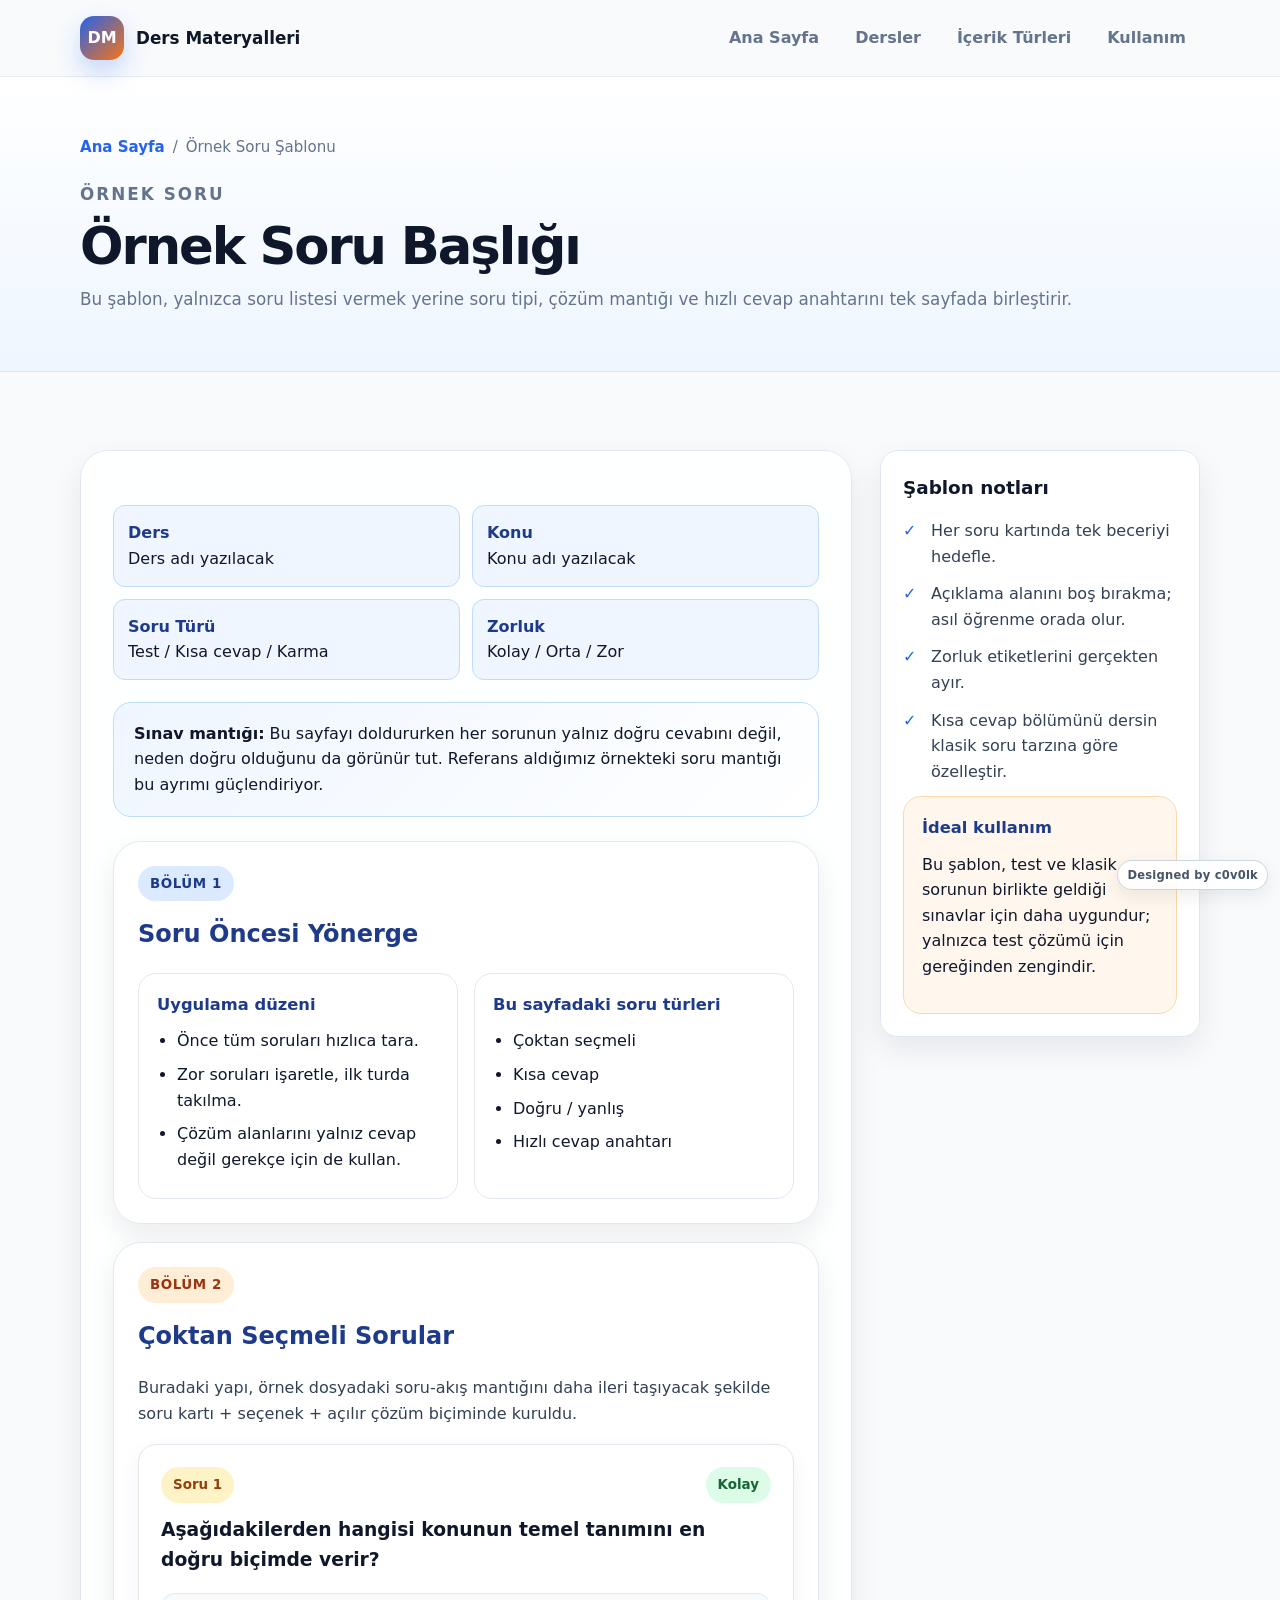
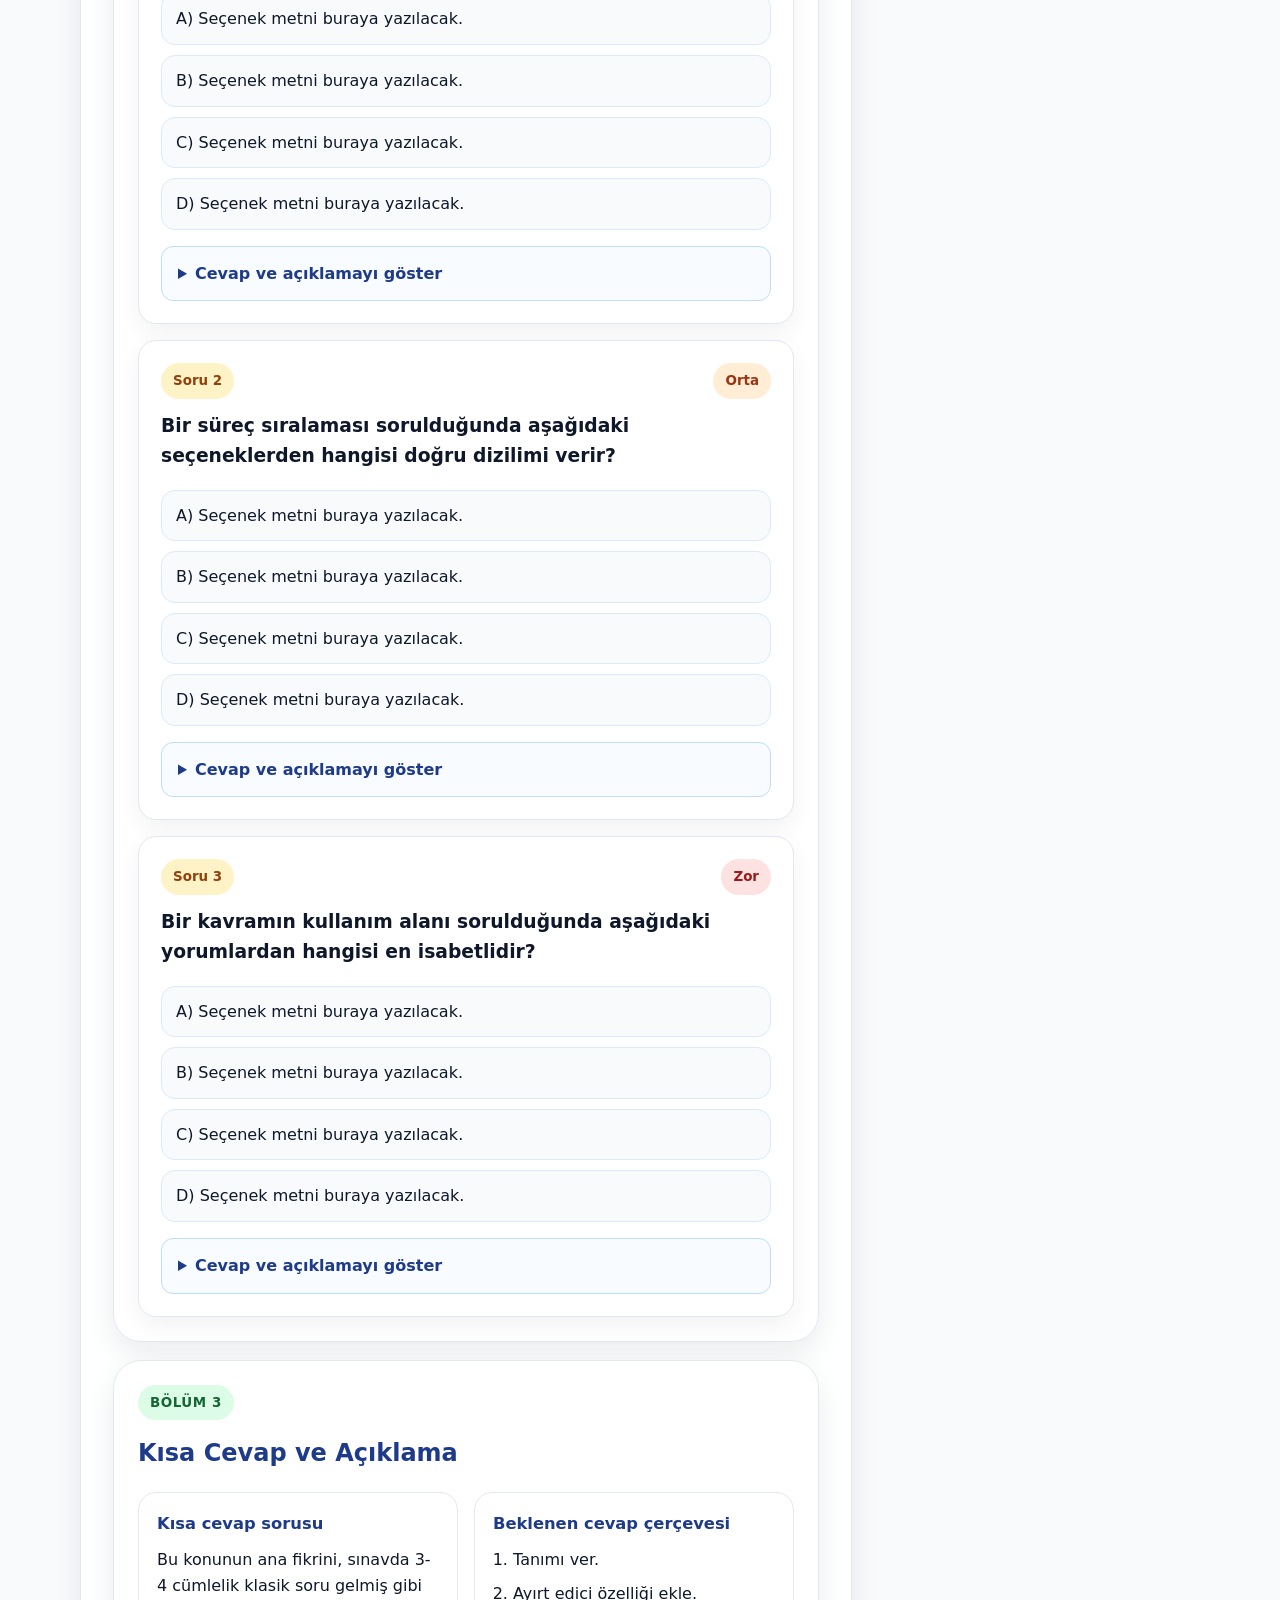
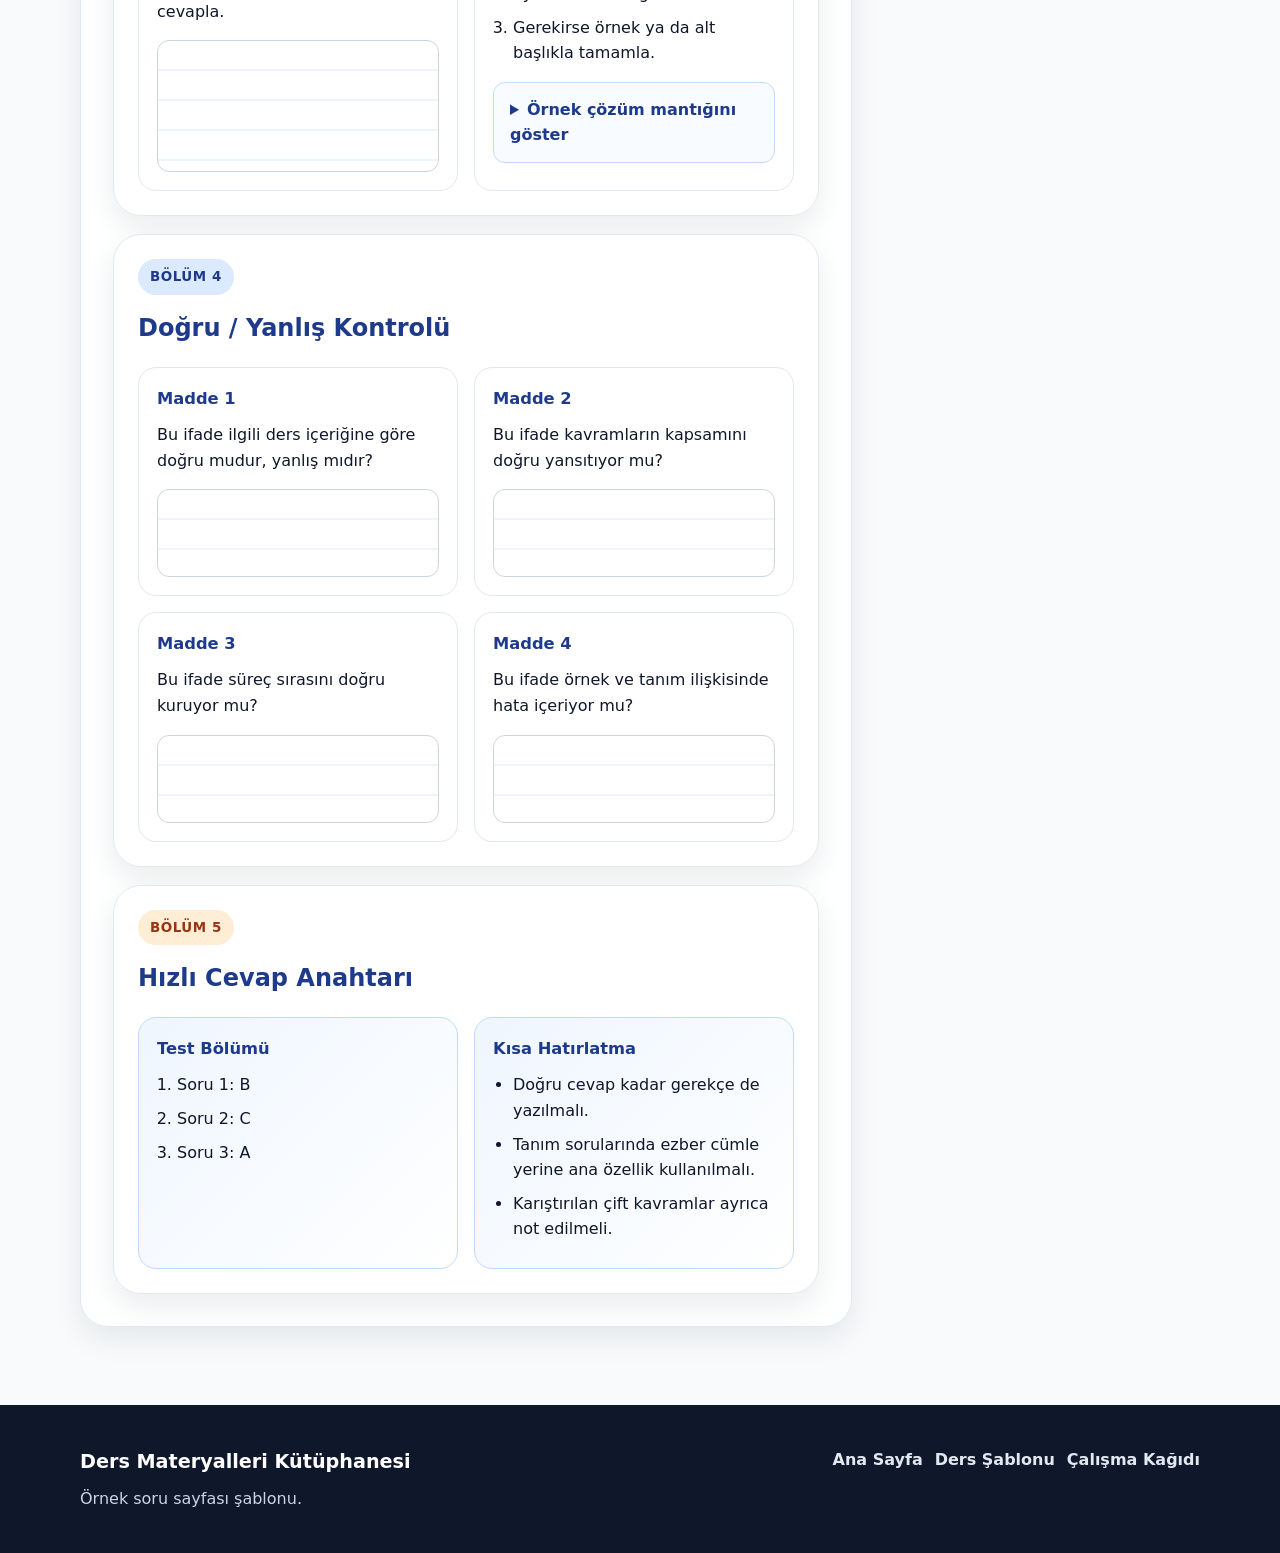
<file: ornek-sorular/ornek-soru-sablonu.html>
<!DOCTYPE html>
<html lang="tr">
<head>
    <meta charset="UTF-8">
    <meta name="viewport" content="width=device-width, initial-scale=1.0">
    <meta name="description" content="Çoktan seçmeli, kısa cevaplı ve açıklamalı örnek soru sayfaları için gelişmiş statik HTML şablonu.">
    <title>Örnek Soru Şablonu | Ders Materyalleri Kütüphanesi</title>
    <link rel="stylesheet" href="../style.css?v=20260604-4">
</head>
<body>
    <header class="site-header">
        <div class="container nav-shell">
            <a class="brand" href="../index.html" aria-label="Ders Materyalleri Kütüphanesi ana sayfa">
                <span class="brand-mark" aria-hidden="true">DM</span>
                <span class="brand-text">Ders Materyalleri</span>
            </a>
            <button class="nav-toggle" type="button" aria-expanded="false" aria-controls="site-nav">
                <span class="sr-only">Menüyü aç veya kapat</span>
                <span></span>
                <span></span>
                <span></span>
            </button>
            <nav class="site-nav" id="site-nav" aria-label="Ana menü">
                <a href="../index.html">Ana Sayfa</a>
                <a href="../index.html#dersler">Dersler</a>
                <a href="../index.html#icerik-turleri">İçerik Türleri</a>
                <a href="../index.html#kullanim">Kullanım</a>
            </nav>
        </div>
    </header>

    <main>
        <section class="page-hero">
            <div class="container page-header">
                <nav class="breadcrumb" aria-label="Sayfa yolu">
                    <a href="../index.html">Ana Sayfa</a>
                    <span>/</span>
                    <span>Örnek Soru Şablonu</span>
                </nav>
                <p class="eyebrow">Örnek soru</p>
                <h1>Örnek Soru Başlığı</h1>
                <p>Bu şablon, yalnızca soru listesi vermek yerine soru tipi, çözüm mantığı ve hızlı cevap anahtarını tek sayfada birleştirir.</p>
            </div>
        </section>

        <section class="section">
            <div class="container page-layout">
                <article class="page-card">
                    <div class="meta-grid" aria-label="Örnek soru bilgileri">
                        <div class="meta-item"><strong>Ders</strong> Ders adı yazılacak</div>
                        <div class="meta-item"><strong>Konu</strong> Konu adı yazılacak</div>
                        <div class="meta-item"><strong>Soru Türü</strong> Test / Kısa cevap / Karma</div>
                        <div class="meta-item"><strong>Zorluk</strong> Kolay / Orta / Zor</div>
                    </div>

                    <div class="sheet-topline">
                        <strong>Sınav mantığı:</strong> Bu sayfayı doldururken her sorunun yalnız doğru cevabını değil, neden doğru olduğunu da görünür tut. Referans aldığımız örnekteki soru mantığı bu ayrımı güçlendiriyor.
                    </div>

                    <div class="question-box">
                        <span class="section-badge">Bölüm 1</span>
                        <h2>Soru Öncesi Yönerge</h2>
                        <div class="info-grid">
                            <div class="exam-note">
                                <h3>Uygulama düzeni</h3>
                                <ul class="plain-list">
                                    <li>Önce tüm soruları hızlıca tara.</li>
                                    <li>Zor soruları işaretle, ilk turda takılma.</li>
                                    <li>Çözüm alanlarını yalnız cevap değil gerekçe için de kullan.</li>
                                </ul>
                            </div>
                            <div class="exam-note">
                                <h3>Bu sayfadaki soru türleri</h3>
                                <ul class="plain-list">
                                    <li>Çoktan seçmeli</li>
                                    <li>Kısa cevap</li>
                                    <li>Doğru / yanlış</li>
                                    <li>Hızlı cevap anahtarı</li>
                                </ul>
                            </div>
                        </div>
                    </div>

                    <div class="question-box">
                        <span class="section-badge warm">Bölüm 2</span>
                        <h2>Çoktan Seçmeli Sorular</h2>
                        <p class="section-intro">Buradaki yapı, örnek dosyadaki soru-akış mantığını daha ileri taşıyacak şekilde soru kartı + seçenek + açılır çözüm biçiminde kuruldu.</p>

                        <div class="question-cluster">
                            <section class="mcq-card">
                                <div class="question-topline">
                                    <span class="question-tag">Soru 1</span>
                                    <span class="difficulty-pill easy">Kolay</span>
                                </div>
                                <h3>Aşağıdakilerden hangisi konunun temel tanımını en doğru biçimde verir?</h3>
                                <ul class="option-list">
                                    <li>A) Seçenek metni buraya yazılacak.</li>
                                    <li>B) Seçenek metni buraya yazılacak.</li>
                                    <li>C) Seçenek metni buraya yazılacak.</li>
                                    <li>D) Seçenek metni buraya yazılacak.</li>
                                </ul>
                                <details class="question-solution">
                                    <summary>Cevap ve açıklamayı göster</summary>
                                    <div>
                                        <span class="answer-chip">Doğru cevap: B</span>
                                        <p>Buraya yalnız doğru seçeneği değil, diğer seçeneklerin neden elendiğini de yaz. Bu alan hızlı tekrar için en değerli bölüm olur.</p>
                                    </div>
                                </details>
                            </section>

                            <section class="mcq-card">
                                <div class="question-topline">
                                    <span class="question-tag">Soru 2</span>
                                    <span class="difficulty-pill medium">Orta</span>
                                </div>
                                <h3>Bir süreç sıralaması sorulduğunda aşağıdaki seçeneklerden hangisi doğru dizilimi verir?</h3>
                                <ul class="option-list">
                                    <li>A) Seçenek metni buraya yazılacak.</li>
                                    <li>B) Seçenek metni buraya yazılacak.</li>
                                    <li>C) Seçenek metni buraya yazılacak.</li>
                                    <li>D) Seçenek metni buraya yazılacak.</li>
                                </ul>
                                <details class="question-solution">
                                    <summary>Cevap ve açıklamayı göster</summary>
                                    <div>
                                        <span class="answer-chip">Doğru cevap: C</span>
                                        <p>Özellikle sıralama sorularında yanlış seçenekler hangi iki basamağı karıştırıyor, bunu kısaca not etmek yararlıdır.</p>
                                    </div>
                                </details>
                            </section>

                            <section class="mcq-card">
                                <div class="question-topline">
                                    <span class="question-tag">Soru 3</span>
                                    <span class="difficulty-pill hard">Zor</span>
                                </div>
                                <h3>Bir kavramın kullanım alanı sorulduğunda aşağıdaki yorumlardan hangisi en isabetlidir?</h3>
                                <ul class="option-list">
                                    <li>A) Seçenek metni buraya yazılacak.</li>
                                    <li>B) Seçenek metni buraya yazılacak.</li>
                                    <li>C) Seçenek metni buraya yazılacak.</li>
                                    <li>D) Seçenek metni buraya yazılacak.</li>
                                </ul>
                                <details class="question-solution">
                                    <summary>Cevap ve açıklamayı göster</summary>
                                    <div>
                                        <span class="answer-chip">Doğru cevap: A</span>
                                        <p>Yorum sorularında anahtar kelimeye değil bağlama odaklan. Açıklama kısmında bunu görünür kılmak sonraki denemelerde hata oranını düşürür.</p>
                                    </div>
                                </details>
                            </section>
                        </div>
                    </div>

                    <div class="question-box">
                        <span class="section-badge success">Bölüm 3</span>
                        <h2>Kısa Cevap ve Açıklama</h2>
                        <div class="prompt-grid">
                            <div class="prompt-card">
                                <h3>Kısa cevap sorusu</h3>
                                <p>Bu konunun ana fikrini, sınavda 3-4 cümlelik klasik soru gelmiş gibi cevapla.</p>
                                <div class="lined-area" aria-label="Kısa cevap alanı"></div>
                            </div>
                            <div class="prompt-card">
                                <h3>Beklenen cevap çerçevesi</h3>
                                <ol class="prompt-list">
                                    <li>Tanımı ver.</li>
                                    <li>Ayırt edici özelliği ekle.</li>
                                    <li>Gerekirse örnek ya da alt başlıkla tamamla.</li>
                                </ol>
                                <details class="question-solution">
                                    <summary>Örnek çözüm mantığını göster</summary>
                                    <div>
                                        <p>Buraya tam cevabı yazmak yerine, cevabın hangi üç unsurdan kurulması gerektiğini yazmak daha öğretici olur.</p>
                                    </div>
                                </details>
                            </div>
                        </div>
                    </div>

                    <div class="question-box">
                        <span class="section-badge">Bölüm 4</span>
                        <h2>Doğru / Yanlış Kontrolü</h2>
                        <div class="truefalse-grid">
                            <div class="truefalse-card">
                                <h3>Madde 1</h3>
                                <p>Bu ifade ilgili ders içeriğine göre doğru mudur, yanlış mıdır?</p>
                                <div class="lined-area compact" aria-label="Doğru yanlış madde 1"></div>
                            </div>
                            <div class="truefalse-card">
                                <h3>Madde 2</h3>
                                <p>Bu ifade kavramların kapsamını doğru yansıtıyor mu?</p>
                                <div class="lined-area compact" aria-label="Doğru yanlış madde 2"></div>
                            </div>
                            <div class="truefalse-card">
                                <h3>Madde 3</h3>
                                <p>Bu ifade süreç sırasını doğru kuruyor mu?</p>
                                <div class="lined-area compact" aria-label="Doğru yanlış madde 3"></div>
                            </div>
                            <div class="truefalse-card">
                                <h3>Madde 4</h3>
                                <p>Bu ifade örnek ve tanım ilişkisinde hata içeriyor mu?</p>
                                <div class="lined-area compact" aria-label="Doğru yanlış madde 4"></div>
                            </div>
                        </div>
                    </div>

                    <div class="question-box">
                        <span class="section-badge warm">Bölüm 5</span>
                        <h2>Hızlı Cevap Anahtarı</h2>
                        <div class="quick-answer-grid">
                            <div class="answer-key">
                                <h3>Test Bölümü</h3>
                                <ol>
                                    <li>Soru 1: B</li>
                                    <li>Soru 2: C</li>
                                    <li>Soru 3: A</li>
                                </ol>
                            </div>
                            <div class="answer-key">
                                <h3>Kısa Hatırlatma</h3>
                                <ul class="plain-list">
                                    <li>Doğru cevap kadar gerekçe de yazılmalı.</li>
                                    <li>Tanım sorularında ezber cümle yerine ana özellik kullanılmalı.</li>
                                    <li>Karıştırılan çift kavramlar ayrıca not edilmeli.</li>
                                </ul>
                            </div>
                        </div>
                    </div>
                </article>

                <aside class="sidebar-card">
                    <h2>Şablon notları</h2>
                    <ul class="template-list">
                        <li>Her soru kartında tek beceriyi hedefle.</li>
                        <li>Açıklama alanını boş bırakma; asıl öğrenme orada olur.</li>
                        <li>Zorluk etiketlerini gerçekten ayır.</li>
                        <li>Kısa cevap bölümünü dersin klasik soru tarzına göre özelleştir.</li>
                    </ul>
                    <div class="mini-note">
                        <h3>İdeal kullanım</h3>
                        <p>Bu şablon, test ve klasik sorunun birlikte geldiği sınavlar için daha uygundur; yalnızca test çözümü için gereğinden zengindir.</p>
                    </div>
                </aside>
            </div>
        </section>
    </main>

    <footer class="site-footer">
        <div class="container footer-grid">
            <div>
                <h2>Ders Materyalleri Kütüphanesi</h2>
                <p>Örnek soru sayfası şablonu.</p>
            </div>
            <nav aria-label="Alt menü">
                <a href="../index.html">Ana Sayfa</a>
                <a href="../dersler/ders-sablonu.html">Ders Şablonu</a>
                <a href="../calisma-kagitlari/calisma-kagidi-sablonu.html">Çalışma Kağıdı</a>
            </nav>
        </div>
    </footer>

    <script src="../script.js?v=20260604-4"></script>
</body>
</html>
</file>
<file: style.css>
:root {
    --color-primary: #2563eb;
    --color-primary-dark: #1e3a8a;
    --color-accent: #f97316;
    --color-bg: #f8fafc;
    --color-surface: #ffffff;
    --color-surface-soft: #eff6ff;
    --color-text: #0f172a;
    --color-muted: #64748b;
    --color-border: #e2e8f0;
    --shadow-soft: 0 20px 45px rgba(15, 23, 42, 0.09);
    --shadow-card: 0 12px 30px rgba(15, 23, 42, 0.08);
    --radius-sm: 12px;
    --radius-md: 18px;
    --radius-lg: 28px;
    --container: 1120px;
}

* {
    box-sizing: border-box;
}

html {
    scroll-behavior: smooth;
}

body {
    margin: 0;
    font-family: system-ui, -apple-system, BlinkMacSystemFont, "Segoe UI", sans-serif;
    color: var(--color-text);
    background: var(--color-bg);
    line-height: 1.6;
}

body::after {
    content: "Designed by c0v0lk";
    position: fixed;
    right: 12px;
    bottom: 10px;
    z-index: 40;
    padding: 5px 9px;
    color: #475569;
    background: rgba(255, 255, 255, 0.88);
    border: 1px solid rgba(203, 213, 225, 0.95);
    border-radius: 999px;
    box-shadow: 0 6px 18px rgba(15, 23, 42, 0.08);
    font-size: 0.72rem;
    font-weight: 800;
    letter-spacing: 0.02em;
    pointer-events: none;
}

body.nav-open {
    overflow: hidden;
}

img {
    max-width: 100%;
    display: block;
}

a {
    color: inherit;
}

code {
    padding: 0.12rem 0.35rem;
    border-radius: 8px;
    background: #e0e7ff;
    color: #3730a3;
    font-size: 0.92em;
}

.container {
    width: min(100% - 32px, var(--container));
    margin-inline: auto;
}

.sr-only {
    position: absolute;
    width: 1px;
    height: 1px;
    padding: 0;
    margin: -1px;
    overflow: hidden;
    clip: rect(0, 0, 0, 0);
    white-space: nowrap;
    border: 0;
}

.site-header {
    position: sticky;
    top: 0;
    z-index: 20;
    background: rgba(248, 250, 252, 0.92);
    border-bottom: 1px solid rgba(226, 232, 240, 0.8);
    backdrop-filter: blur(16px);
}

.nav-shell {
    min-height: 76px;
    display: flex;
    align-items: center;
    justify-content: space-between;
    gap: 24px;
}

.brand {
    display: inline-flex;
    align-items: center;
    gap: 12px;
    font-weight: 800;
    text-decoration: none;
}

.brand-mark {
    display: grid;
    width: 44px;
    height: 44px;
    place-items: center;
    color: #fff;
    background: linear-gradient(135deg, var(--color-primary), var(--color-accent));
    border-radius: 14px;
    box-shadow: 0 12px 24px rgba(37, 99, 235, 0.24);
}

.brand-text {
    font-size: 1.05rem;
}

.site-nav {
    display: flex;
    align-items: center;
    gap: 8px;
}

.site-nav a {
    padding: 10px 14px;
    border-radius: 999px;
    color: var(--color-muted);
    font-weight: 700;
    text-decoration: none;
    transition: 0.2s ease;
}

.site-nav a:hover,
.site-nav a:focus-visible,
.site-nav a[aria-current="page"] {
    color: var(--color-primary-dark);
    background: #dbeafe;
    outline: none;
}

.nav-toggle {
    display: none;
    width: 44px;
    height: 44px;
    border: 1px solid var(--color-border);
    border-radius: 12px;
    background: #fff;
    cursor: pointer;
}

.nav-toggle span:not(.sr-only) {
    display: block;
    width: 20px;
    height: 2px;
    margin: 4px auto;
    background: var(--color-text);
    border-radius: 2px;
}

.hero {
    overflow: hidden;
    padding: 92px 0 76px;
    background:
        radial-gradient(circle at 12% 20%, rgba(249, 115, 22, 0.16), transparent 28%),
        radial-gradient(circle at 88% 18%, rgba(37, 99, 235, 0.2), transparent 32%),
        linear-gradient(180deg, #ffffff 0%, #eef6ff 100%);
}

.hero-grid {
    display: grid;
    grid-template-columns: minmax(0, 1.35fr) minmax(300px, 0.65fr);
    gap: 42px;
    align-items: center;
}

.eyebrow {
    margin: 0 0 12px;
    color: var(--color-accent);
    font-size: 0.78rem;
    font-weight: 900;
    letter-spacing: 0.12em;
    text-transform: uppercase;
}

h1,
h2,
h3,
p {
    margin-top: 0;
}

.hero h1 {
    max-width: 850px;
    margin-bottom: 22px;
    font-size: clamp(2.3rem, 6vw, 5rem);
    line-height: 0.98;
    letter-spacing: -0.06em;
}

.hero-lead {
    max-width: 720px;
    margin-bottom: 28px;
    color: #334155;
    font-size: clamp(1.05rem, 2vw, 1.25rem);
}

.hero-actions,
.action-row {
    display: flex;
    flex-wrap: wrap;
    gap: 12px;
}

.button {
    display: inline-flex;
    min-height: 46px;
    align-items: center;
    justify-content: center;
    gap: 8px;
    padding: 12px 18px;
    border: 0;
    border-radius: 999px;
    font-weight: 800;
    text-decoration: none;
    cursor: pointer;
    transition: transform 0.2s ease, box-shadow 0.2s ease, background 0.2s ease;
}

.button:hover,
.button:focus-visible {
    transform: translateY(-2px);
    outline: none;
}

.button-primary {
    color: #fff;
    background: var(--color-primary);
    box-shadow: 0 14px 26px rgba(37, 99, 235, 0.28);
}

.button-primary:hover,
.button-primary:focus-visible {
    background: var(--color-primary-dark);
}

.button-secondary {
    color: var(--color-primary-dark);
    background: #fff;
    border: 1px solid var(--color-border);
}

.hero-card,
.empty-state,
.feature-card,
.step-card,
.page-card,
.template-panel,
.worksheet-box,
.question-box {
    background: rgba(255, 255, 255, 0.92);
    border: 1px solid var(--color-border);
    border-radius: var(--radius-lg);
    box-shadow: var(--shadow-card);
}

.hero-card {
    padding: 26px;
}

.stat-card {
    display: grid;
    gap: 4px;
    padding: 24px;
    margin-bottom: 22px;
    color: #fff;
    background: linear-gradient(135deg, var(--color-primary-dark), var(--color-primary));
    border-radius: var(--radius-md);
}

.stat-number {
    font-size: 4rem;
    font-weight: 900;
    line-height: 1;
}

.stat-label {
    font-weight: 700;
}

.check-list,
.resource-list,
.template-list {
    padding: 0;
    margin: 0;
    list-style: none;
}

.check-list li,
.resource-list li,
.template-list li {
    position: relative;
    padding-left: 28px;
    margin-bottom: 12px;
    color: #334155;
}

.check-list li::before,
.resource-list li::before,
.template-list li::before {
    position: absolute;
    left: 0;
    color: var(--color-primary);
    font-weight: 900;
    content: "✓";
}

.section {
    padding: 78px 0;
}

.section-muted {
    background: #eef6ff;
}

.section-heading {
    max-width: 760px;
    margin-bottom: 32px;
}

.section-heading.centered {
    margin-inline: auto;
    text-align: center;
}

.section-heading h2,
.page-header h1 {
    margin-bottom: 12px;
    font-size: clamp(2rem, 4vw, 3.4rem);
    line-height: 1.05;
    letter-spacing: -0.04em;
}

.section-heading p,
.page-header p {
    color: var(--color-muted);
    font-size: 1.05rem;
}

.empty-state {
    padding: 36px;
    text-align: center;
}

.empty-icon {
    display: grid;
    width: 64px;
    height: 64px;
    place-items: center;
    margin: 0 auto 18px;
    color: var(--color-primary);
    background: #dbeafe;
    border-radius: 22px;
    font-size: 2rem;
    font-weight: 900;
}

.card-grid,
.steps-grid {
    display: grid;
    gap: 20px;
}

.card-grid.two-columns {
    grid-template-columns: repeat(2, minmax(0, 1fr));
}

.steps-grid {
    grid-template-columns: repeat(3, minmax(0, 1fr));
}

.feature-card,
.step-card,
.template-panel {
    padding: 28px;
}

.feature-card h3,
.step-card h3,
.template-panel h2 {
    margin-bottom: 10px;
}

.card-icon {
    display: inline-grid;
    width: 56px;
    height: 56px;
    place-items: center;
    margin-bottom: 18px;
    background: #fff7ed;
    border-radius: 18px;
    font-size: 1.8rem;
}

.text-link {
    color: var(--color-primary);
    font-weight: 800;
    text-decoration-thickness: 2px;
    text-underline-offset: 4px;
}

.step-card {
    position: relative;
    padding-top: 62px;
}

.step-number {
    position: absolute;
    top: 22px;
    left: 28px;
    display: grid;
    width: 34px;
    height: 34px;
    place-items: center;
    color: #fff;
    background: var(--color-primary);
    border-radius: 50%;
    font-weight: 900;
}

.page-hero {
    padding: 58px 0 42px;
    background: linear-gradient(180deg, #fff 0%, #eef6ff 100%);
    border-bottom: 1px solid var(--color-border);
}

.breadcrumb {
    display: flex;
    flex-wrap: wrap;
    gap: 8px;
    margin-bottom: 22px;
    color: var(--color-muted);
    font-size: 0.94rem;
}

.breadcrumb a {
    color: var(--color-primary);
    font-weight: 800;
    text-decoration: none;
}

.page-layout {
    display: grid;
    grid-template-columns: minmax(0, 1fr) 320px;
    gap: 28px;
    align-items: start;
}

.page-card {
    padding: 32px;
}

.template-panel + .template-panel,
.worksheet-box + .worksheet-box,
.question-box + .question-box {
    margin-top: 18px;
}

.template-panel h2,
.worksheet-box h2,
.question-box h2 {
    color: var(--color-primary-dark);
}

.meta-grid {
    display: grid;
    grid-template-columns: repeat(2, minmax(0, 1fr));
    gap: 12px;
    margin: 22px 0;
}

.meta-item {
    padding: 14px;
    background: var(--color-surface-soft);
    border: 1px solid #bfdbfe;
    border-radius: var(--radius-sm);
}

.meta-item strong {
    display: block;
    color: var(--color-primary-dark);
}

.sidebar-card {
    position: sticky;
    top: 98px;
    padding: 22px;
    background: #fff;
    border: 1px solid var(--color-border);
    border-radius: var(--radius-md);
    box-shadow: var(--shadow-card);
}

.sidebar-card h2 {
    font-size: 1.15rem;
}

.worksheet-box,
.question-box {
    padding: 24px;
}

.answer-area {
    min-height: 120px;
    margin-top: 12px;
    border: 2px dashed #cbd5e1;
    border-radius: var(--radius-sm);
    background: #f8fafc;
}

.sheet-topline {
    margin: 0 0 24px;
    padding: 18px 20px;
    background: linear-gradient(135deg, #eff6ff, #ffffff);
    border: 1px solid #bfdbfe;
    border-radius: var(--radius-md);
}

.sheet-student-row {
    display: grid;
    grid-template-columns: repeat(3, minmax(0, 1fr));
    gap: 12px;
    margin-bottom: 22px;
}

.line-field {
    padding: 14px 16px;
    background: #fff;
    border: 1px solid var(--color-border);
    border-radius: var(--radius-sm);
    box-shadow: 0 10px 24px rgba(15, 23, 42, 0.05);
}

.line-field strong {
    display: block;
    margin-bottom: 8px;
    color: var(--color-primary-dark);
}

.line-value {
    display: block;
    min-height: 22px;
    border-bottom: 2px solid #cbd5e1;
}

.section-badge {
    display: inline-flex;
    align-items: center;
    gap: 8px;
    margin-bottom: 14px;
    padding: 7px 12px;
    color: var(--color-primary-dark);
    background: #dbeafe;
    border-radius: 999px;
    font-size: 0.84rem;
    font-weight: 900;
    letter-spacing: 0.04em;
    text-transform: uppercase;
}

.section-badge.warm {
    color: #9a3412;
    background: #ffedd5;
}

.section-badge.success {
    color: #166534;
    background: #dcfce7;
}

.section-intro {
    margin-bottom: 18px;
    color: #334155;
}

.info-grid,
.prompt-grid,
.checklist-grid,
.question-cluster,
.quick-answer-grid,
.facts-grid,
.truefalse-grid,
.compare-grid,
.rubric-grid {
    display: grid;
    gap: 16px;
}

.info-grid,
.prompt-grid,
.checklist-grid,
.facts-grid,
.truefalse-grid {
    grid-template-columns: repeat(2, minmax(0, 1fr));
}

.question-cluster,
.quick-answer-grid,
.compare-grid,
.rubric-grid {
    grid-template-columns: 1fr;
}

.info-card,
.prompt-card,
.checklist-item,
.fact-card,
.truefalse-card,
.compare-card,
.rubric-card,
.answer-key,
.exam-note,
.mini-note {
    padding: 18px;
    background: #fff;
    border: 1px solid var(--color-border);
    border-radius: var(--radius-md);
}

.info-card {
    border-left: 4px solid var(--color-primary);
}

.info-card h3,
.prompt-card h3,
.checklist-item h3,
.fact-card h3,
.truefalse-card h3,
.compare-card h3,
.rubric-card h3,
.answer-key h3,
.exam-note h3,
.mini-note h3 {
    margin-bottom: 10px;
    color: var(--color-primary-dark);
    font-size: 1.02rem;
}

.mini-note {
    background: #fff7ed;
    border-color: #fed7aa;
}

.prompt-list,
.option-list,
.plain-list {
    margin: 0;
    padding-left: 20px;
}

.prompt-list li,
.option-list li,
.plain-list li {
    margin-bottom: 8px;
}

.lined-area {
    min-height: 132px;
    margin-top: 14px;
    padding: 16px;
    border: 1px solid #cbd5e1;
    border-radius: var(--radius-sm);
    background:
        repeating-linear-gradient(
            to bottom,
            #ffffff 0,
            #ffffff 28px,
            #dbeafe 29px,
            #ffffff 30px
        );
}

.lined-area.compact {
    min-height: 88px;
}

.lined-area.tall {
    min-height: 210px;
}

.worksheet-table,
.answer-table {
    width: 100%;
    border-collapse: collapse;
    overflow: hidden;
    border-radius: var(--radius-md);
    border: 1px solid var(--color-border);
}

.worksheet-table th,
.worksheet-table td,
.answer-table th,
.answer-table td {
    padding: 14px;
    text-align: left;
    vertical-align: top;
    border-bottom: 1px solid var(--color-border);
}

.worksheet-table th,
.answer-table th {
    background: #eff6ff;
    color: var(--color-primary-dark);
}

.worksheet-table tr:last-child td,
.answer-table tr:last-child td {
    border-bottom: 0;
}

.cell-line {
    display: block;
    min-height: 24px;
    border-bottom: 2px solid #cbd5e1;
}

.mcq-card {
    padding: 22px;
    background: #fff;
    border: 1px solid var(--color-border);
    border-radius: var(--radius-md);
    box-shadow: 0 10px 24px rgba(15, 23, 42, 0.05);
}

.question-topline {
    display: flex;
    flex-wrap: wrap;
    align-items: center;
    justify-content: space-between;
    gap: 12px;
    margin-bottom: 12px;
}

.question-tag,
.difficulty-pill {
    display: inline-flex;
    align-items: center;
    padding: 7px 12px;
    border-radius: 999px;
    font-size: 0.84rem;
    font-weight: 800;
}

.question-tag {
    color: #92400e;
    background: #fef3c7;
}

.difficulty-pill.easy {
    color: #166534;
    background: #dcfce7;
}

.difficulty-pill.medium {
    color: #9a3412;
    background: #ffedd5;
}

.difficulty-pill.hard {
    color: #991b1b;
    background: #fee2e2;
}

.option-list {
    display: grid;
    gap: 10px;
    margin: 14px 0 0;
    padding: 0;
    list-style: none;
}

.option-list li {
    margin: 0;
    padding: 12px 14px;
    background: #f8fafc;
    border: 1px solid #dbeafe;
    border-radius: 14px;
}

.question-solution {
    margin-top: 16px;
    border: 1px solid #bfdbfe;
    border-radius: var(--radius-sm);
    background: #f8fbff;
}

.question-solution summary {
    cursor: pointer;
    padding: 14px 16px;
    color: var(--color-primary-dark);
    font-weight: 800;
}

.question-solution div {
    padding: 0 16px 16px;
}

.question-solution p:last-child {
    margin-bottom: 0;
}

.answer-chip {
    display: inline-flex;
    margin-bottom: 10px;
    padding: 6px 10px;
    color: #166534;
    background: #dcfce7;
    border-radius: 999px;
    font-size: 0.84rem;
    font-weight: 900;
}

.quick-answer-grid {
    grid-template-columns: repeat(2, minmax(0, 1fr));
}

.answer-key {
    background: linear-gradient(135deg, #eff6ff, #ffffff);
    border-color: #bfdbfe;
}

.answer-key ol {
    margin: 0;
    padding-left: 20px;
}

.answer-key li {
    margin-bottom: 8px;
}

.muted-note {
    color: var(--color-muted);
    font-size: 0.94rem;
}

.print-note {
    margin-top: 18px;
    padding: 14px 16px;
    color: #475569;
    background: #f8fafc;
    border: 1px dashed #cbd5e1;
    border-radius: var(--radius-sm);
}

.site-footer {
    padding: 42px 0;
    color: #cbd5e1;
    background: #0f172a;
}

.footer-grid {
    display: flex;
    align-items: flex-start;
    justify-content: space-between;
    gap: 24px;
}

.site-footer h2 {
    margin-bottom: 8px;
    color: #fff;
    font-size: 1.2rem;
}

.site-footer p {
    margin-bottom: 0;
}

.site-footer nav {
    display: flex;
    flex-wrap: wrap;
    gap: 12px;
}

.site-footer a {
    color: #e2e8f0;
    font-weight: 700;
    text-decoration: none;
}

.site-footer a:hover,
.site-footer a:focus-visible {
    color: #fff;
    outline: none;
}

@media (max-width: 860px) {
    .nav-toggle {
        display: inline-block;
    }

    .site-nav {
        position: fixed;
        inset: 76px 16px auto 16px;
        display: none;
        flex-direction: column;
        align-items: stretch;
        padding: 16px;
        background: #fff;
        border: 1px solid var(--color-border);
        border-radius: var(--radius-md);
        box-shadow: var(--shadow-soft);
    }

    .site-nav.is-open {
        display: flex;
    }

    .site-nav a {
        border-radius: 12px;
    }

    .hero-grid,
    .page-layout,
    .card-grid.two-columns,
    .steps-grid,
    .meta-grid,
    .sheet-student-row,
    .info-grid,
    .prompt-grid,
    .checklist-grid,
    .facts-grid,
    .truefalse-grid,
    .quick-answer-grid {
        grid-template-columns: 1fr;
    }

    .hero {
        padding: 56px 0;
    }

    .section {
        padding: 56px 0;
    }

    .sidebar-card {
        position: static;
    }

    .footer-grid {
        flex-direction: column;
    }
}

@media (max-width: 560px) {
    .container {
        width: min(100% - 24px, var(--container));
    }

    .brand-text {
        display: none;
    }

    .hero-actions,
    .action-row {
        flex-direction: column;
    }

    .button {
        width: 100%;
    }

    .empty-state,
    .feature-card,
    .step-card,
    .page-card,
    .template-panel,
    .worksheet-box,
    .question-box {
        padding: 22px;
    }
}

@media print {
    .site-header,
    .site-footer,
    .breadcrumb,
    .sidebar-card,
    .button,
    .nav-toggle,
    body::after {
        display: none !important;
    }

    body {
        color: #000;
        background: #fff;
    }

    .page-hero,
    .section,
    .page-card,
    .worksheet-box,
    .question-box {
        padding: 0;
        background: #fff;
        border: 0;
        box-shadow: none;
    }

    .container {
        width: 100%;
    }

    .page-layout {
        display: block;
    }

    .answer-area {
        min-height: 100px;
        border: 1px solid #000;
    }

    .sheet-topline,
    .line-field,
    .info-card,
    .prompt-card,
    .checklist-item,
    .fact-card,
    .truefalse-card,
    .compare-card,
    .rubric-card,
    .mcq-card,
    .answer-key,
    .exam-note,
    .mini-note {
        box-shadow: none;
        border-color: #000;
    }

    .worksheet-table,
    .answer-table {
        break-inside: avoid;
    }

    .worksheet-box,
    .question-box,
    .mcq-card,
    .compare-card,
    .rubric-card,
    .answer-key {
        break-inside: avoid;
    }
}
</file>
